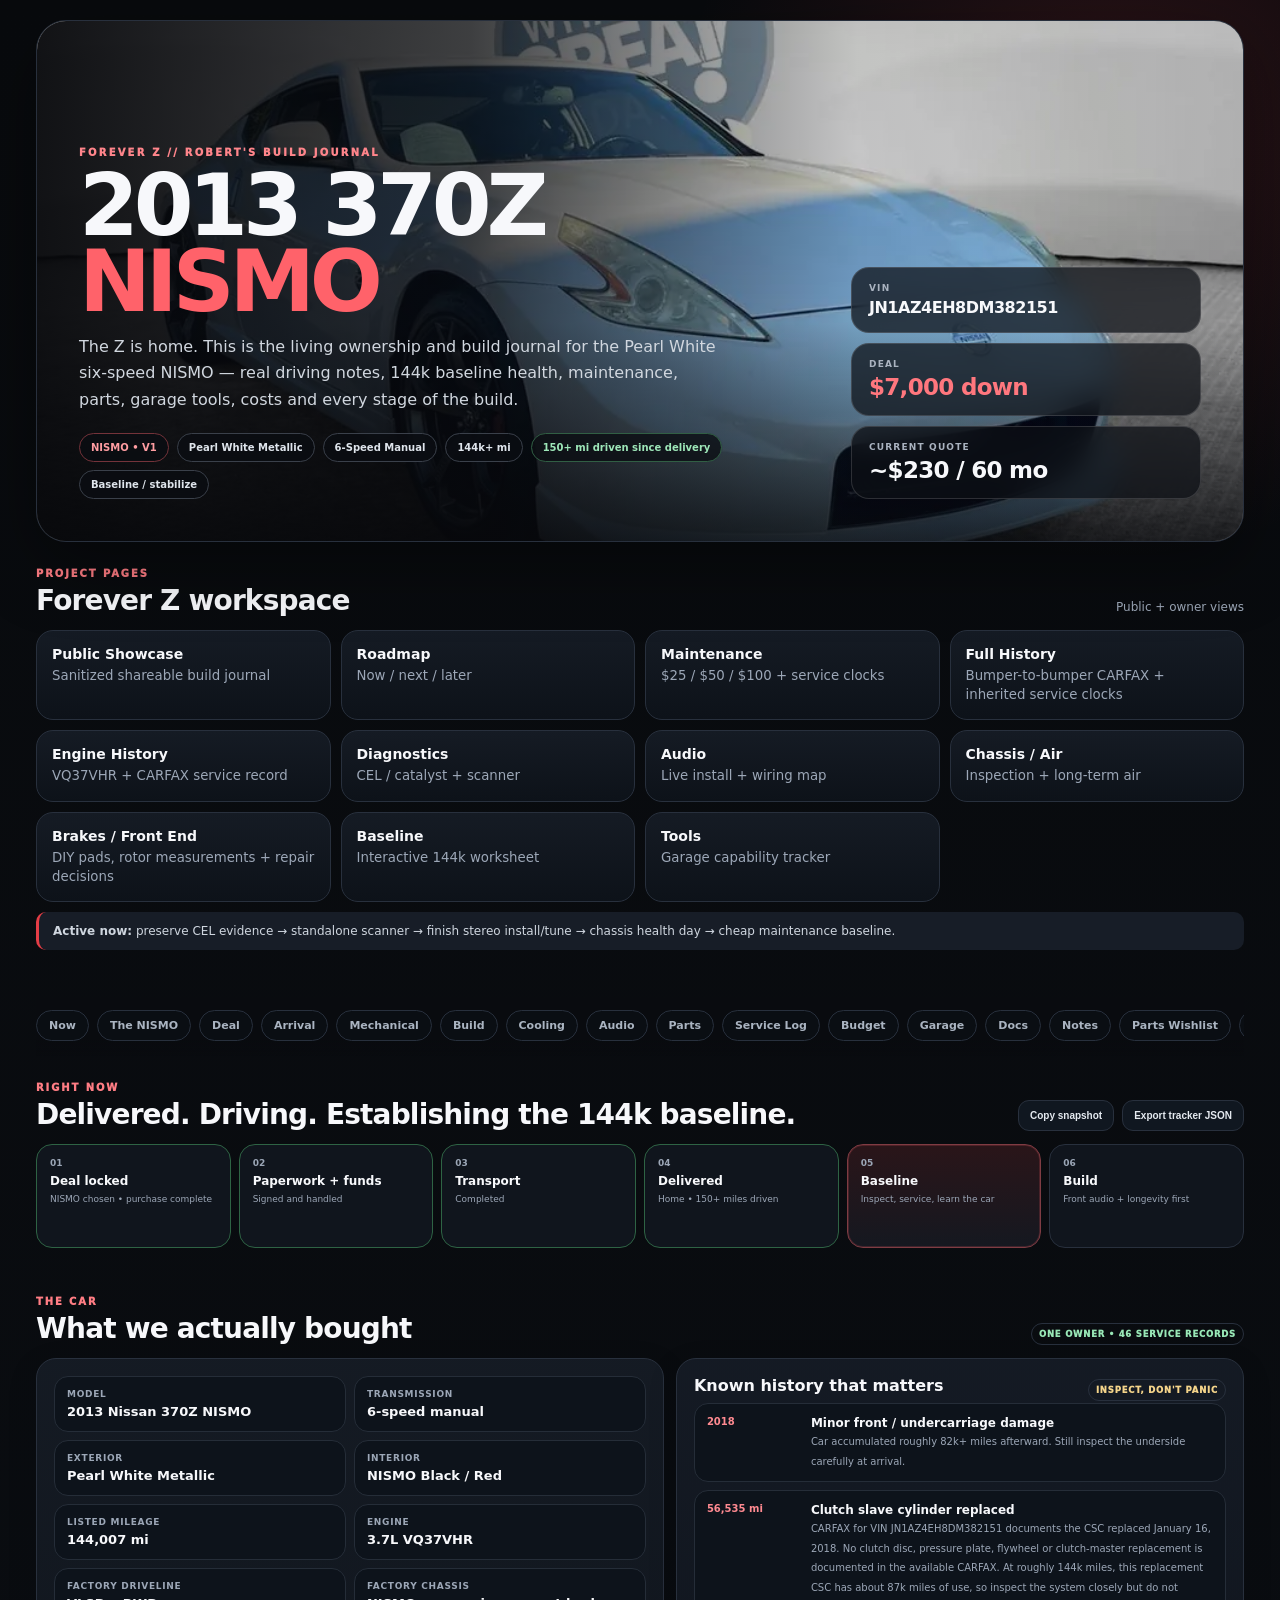
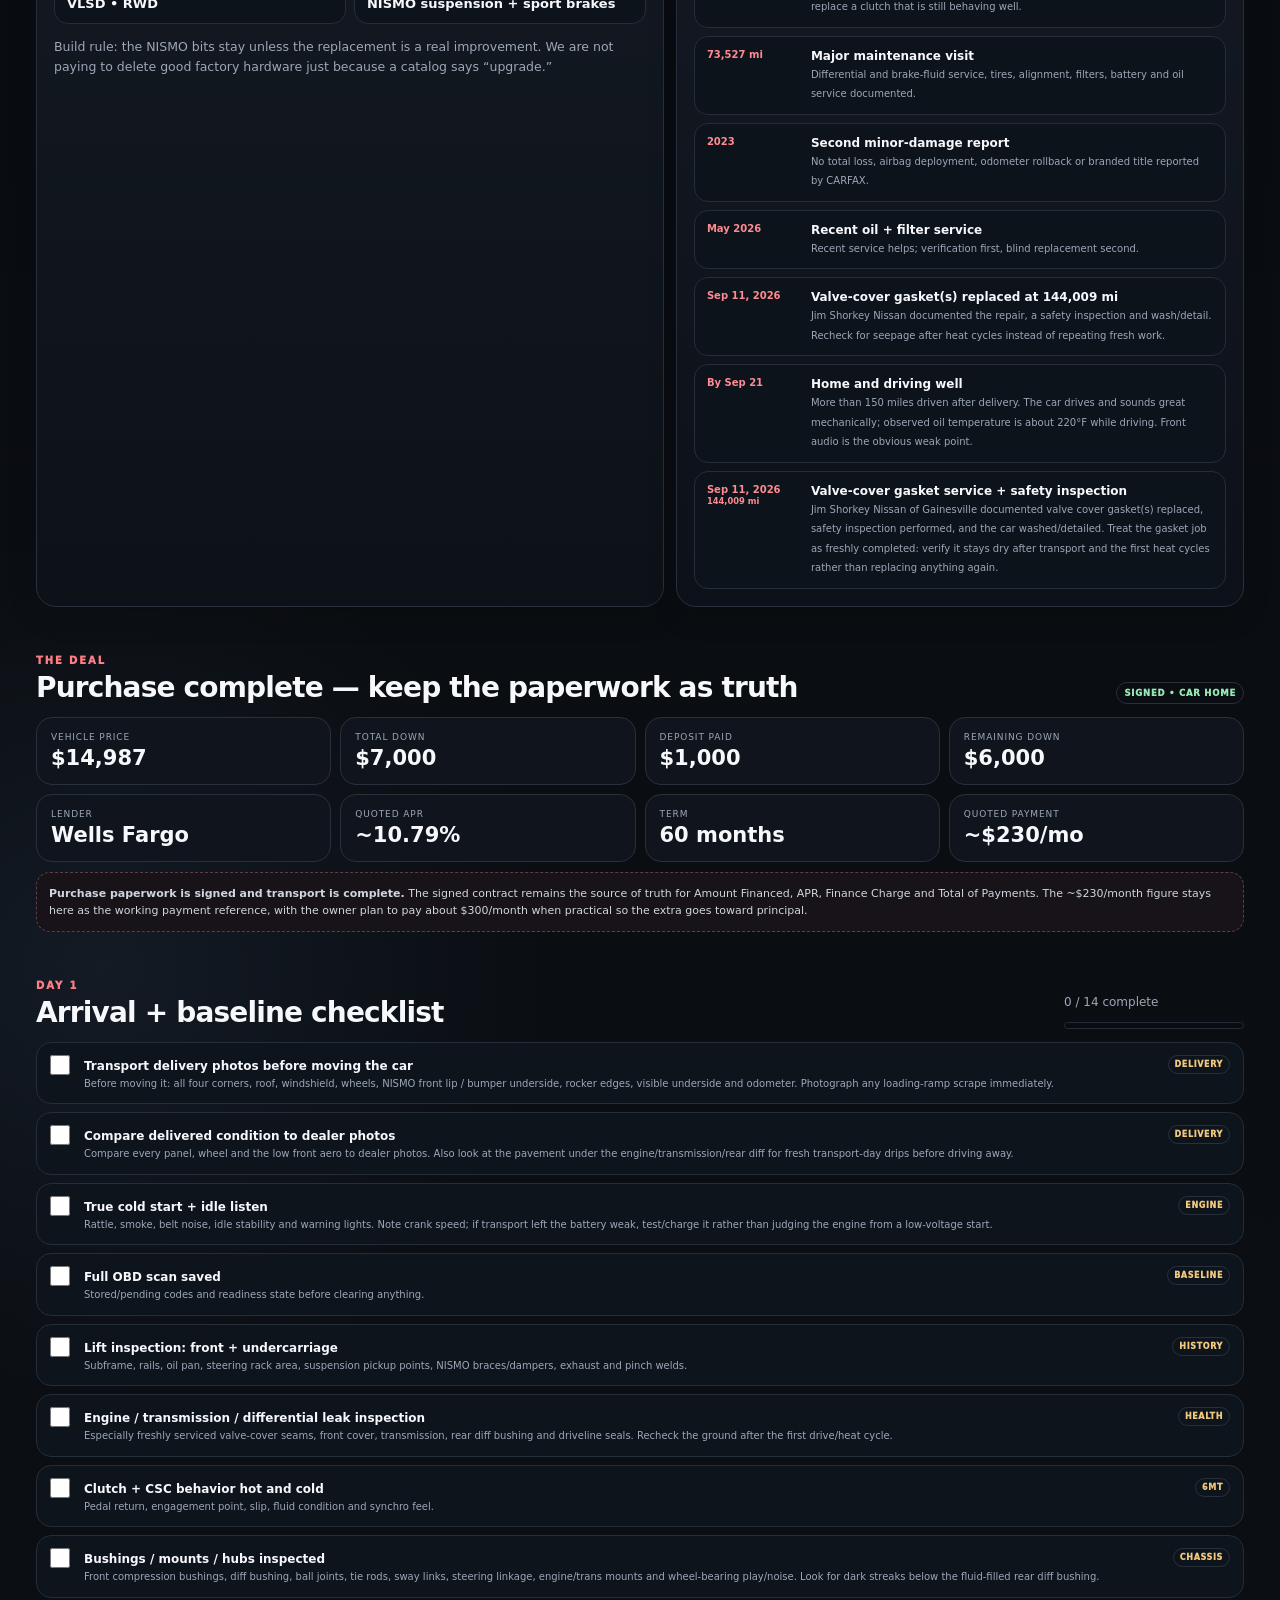
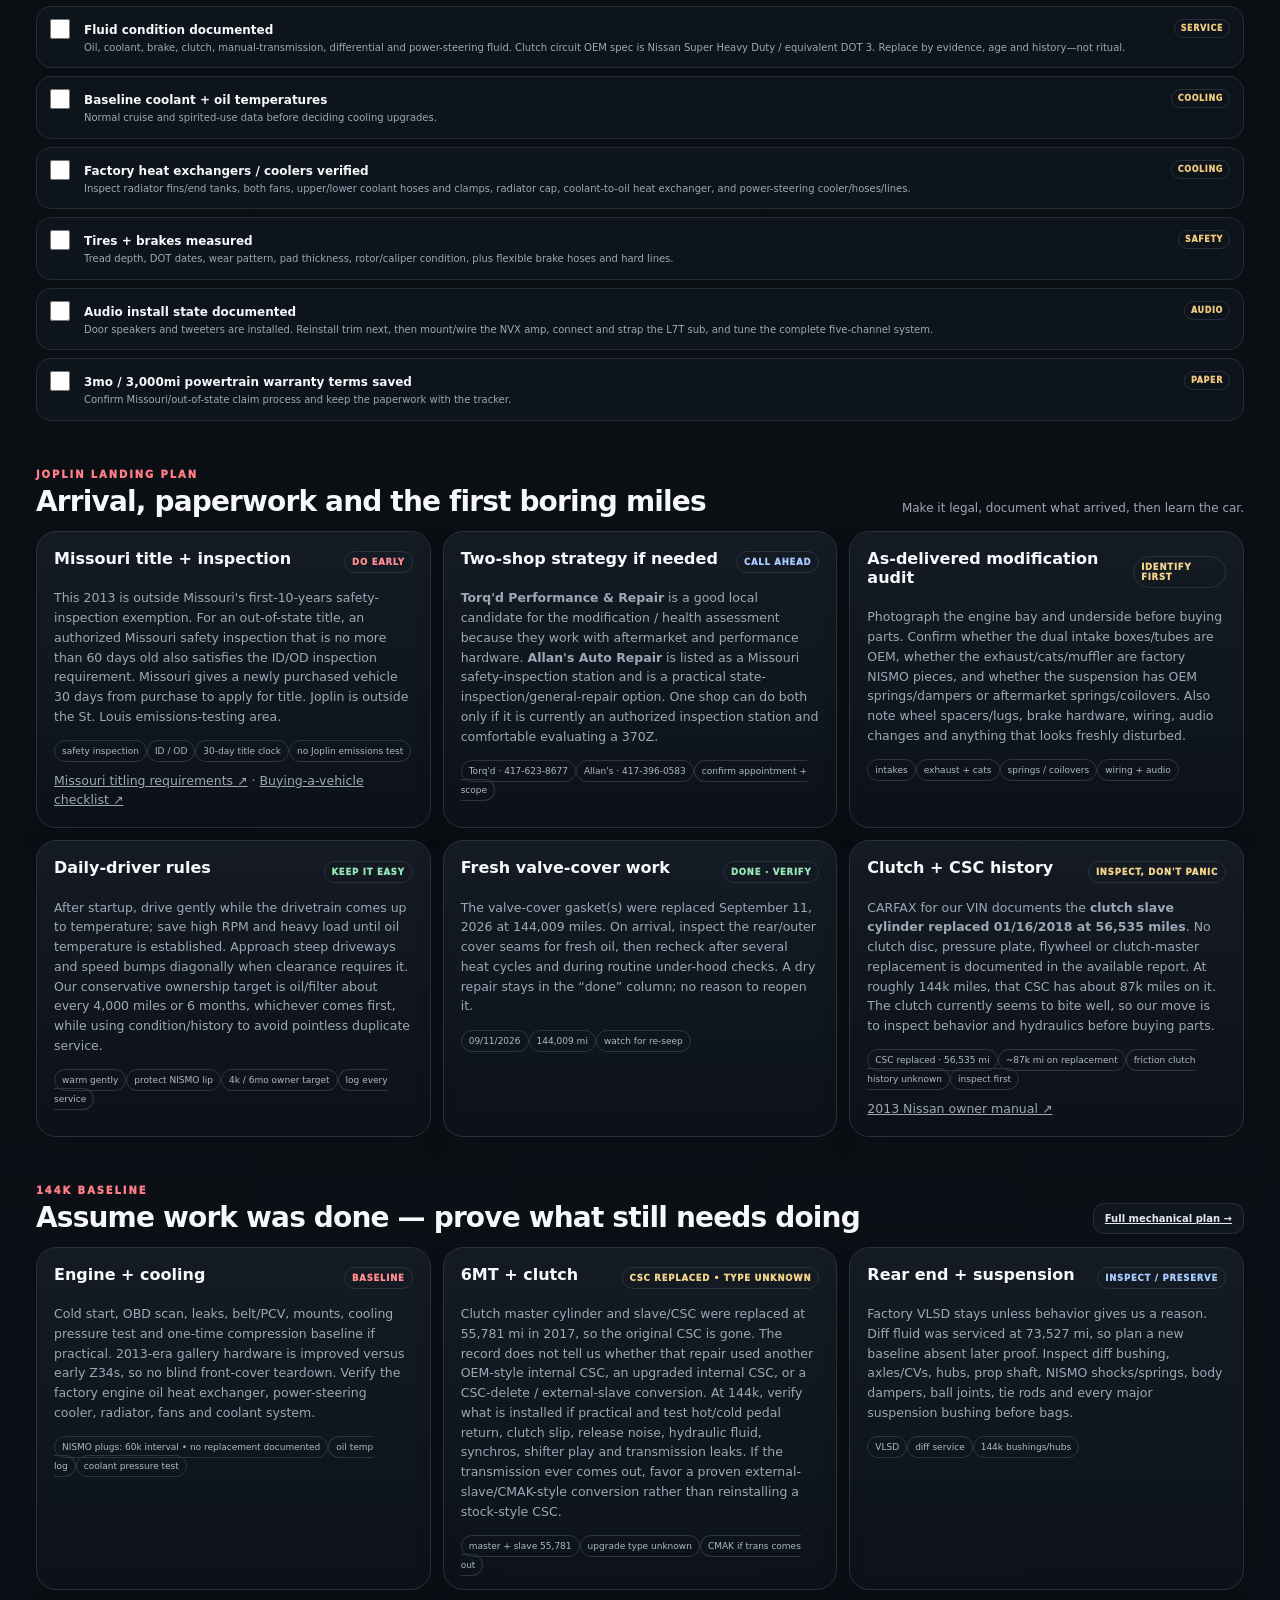
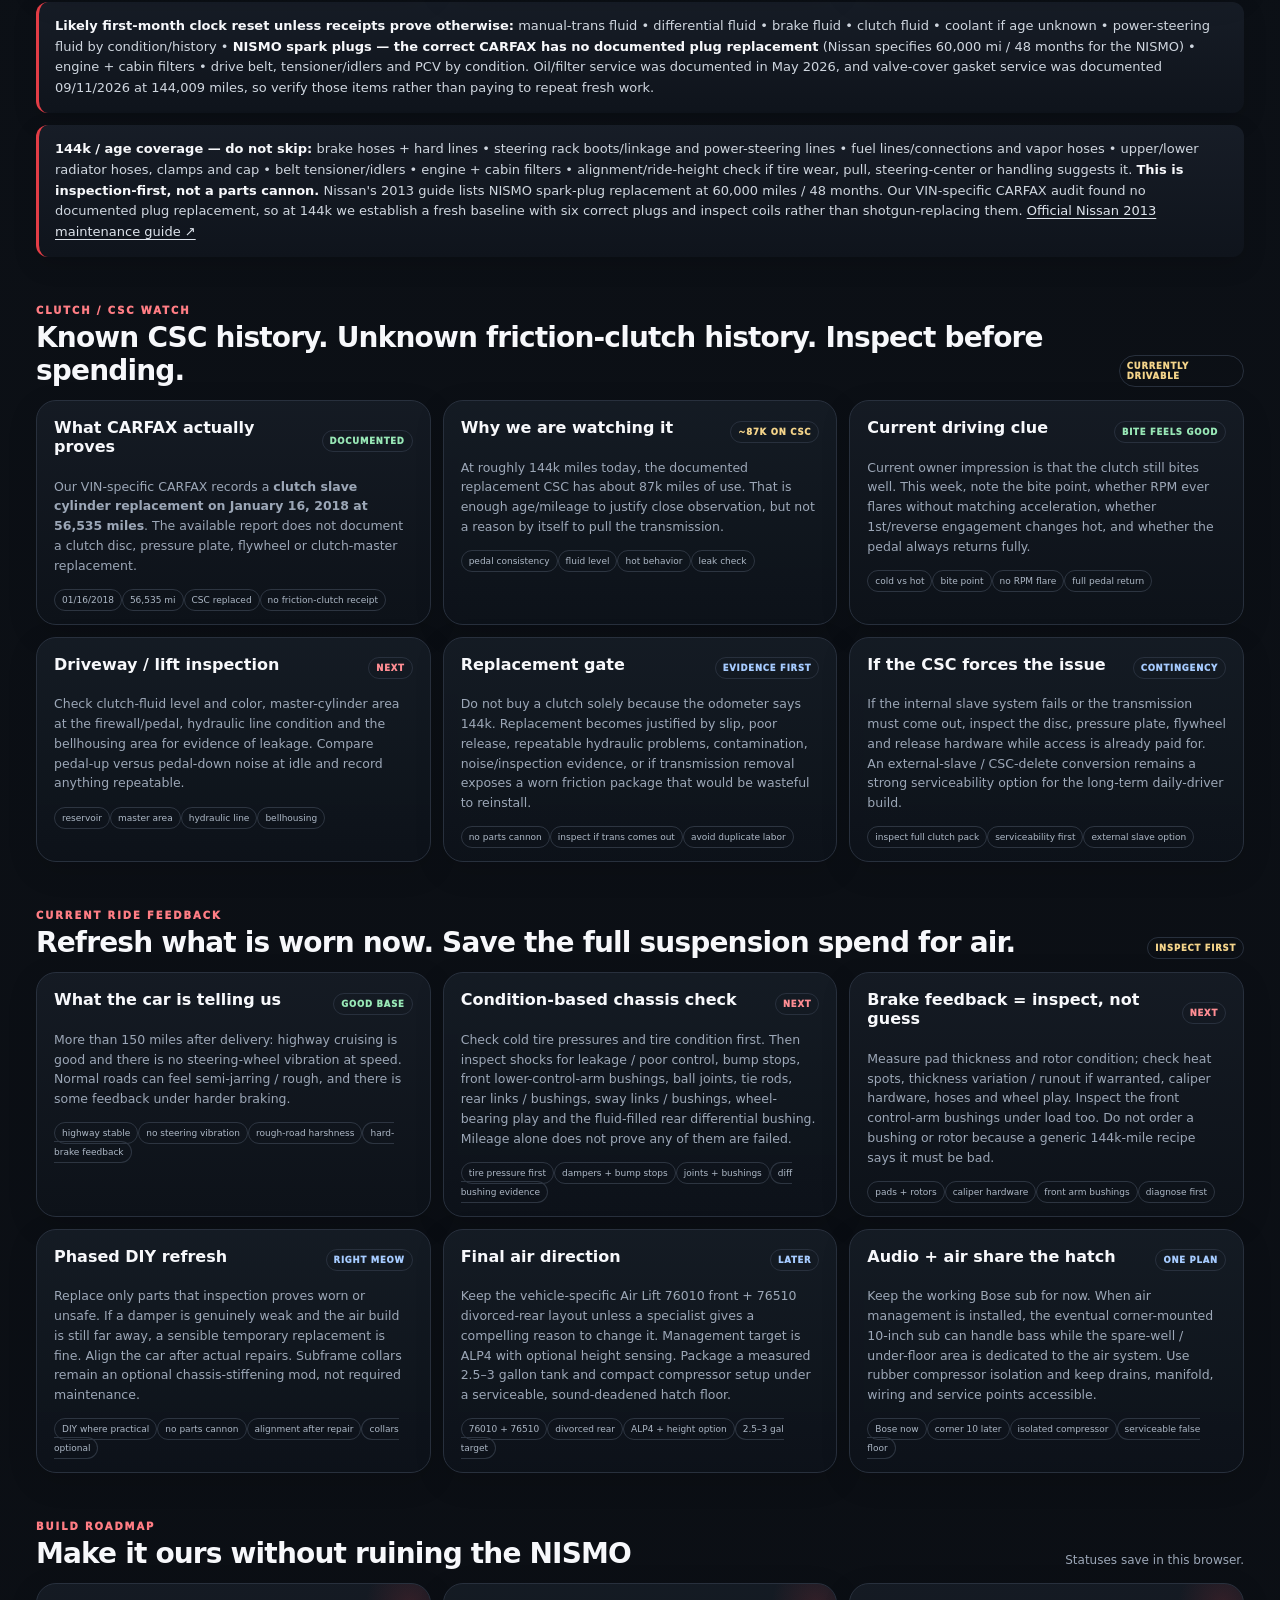
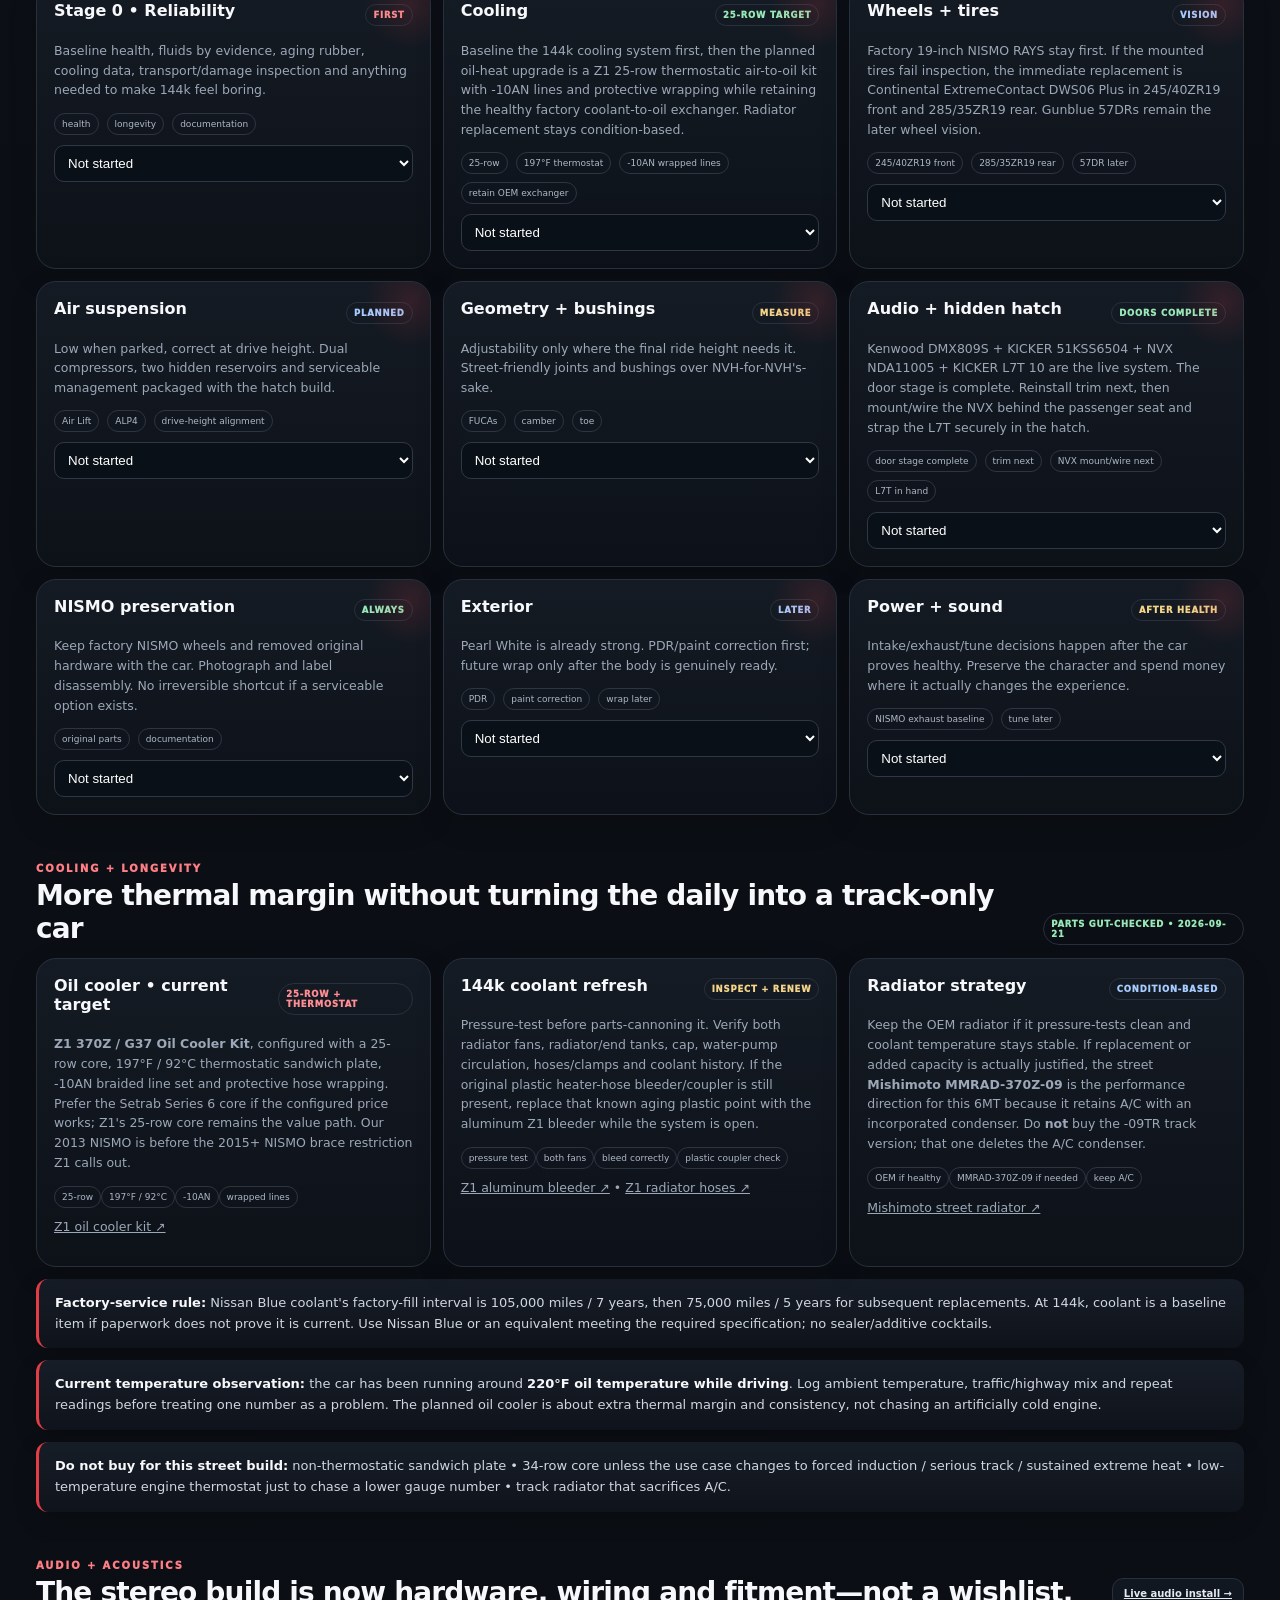
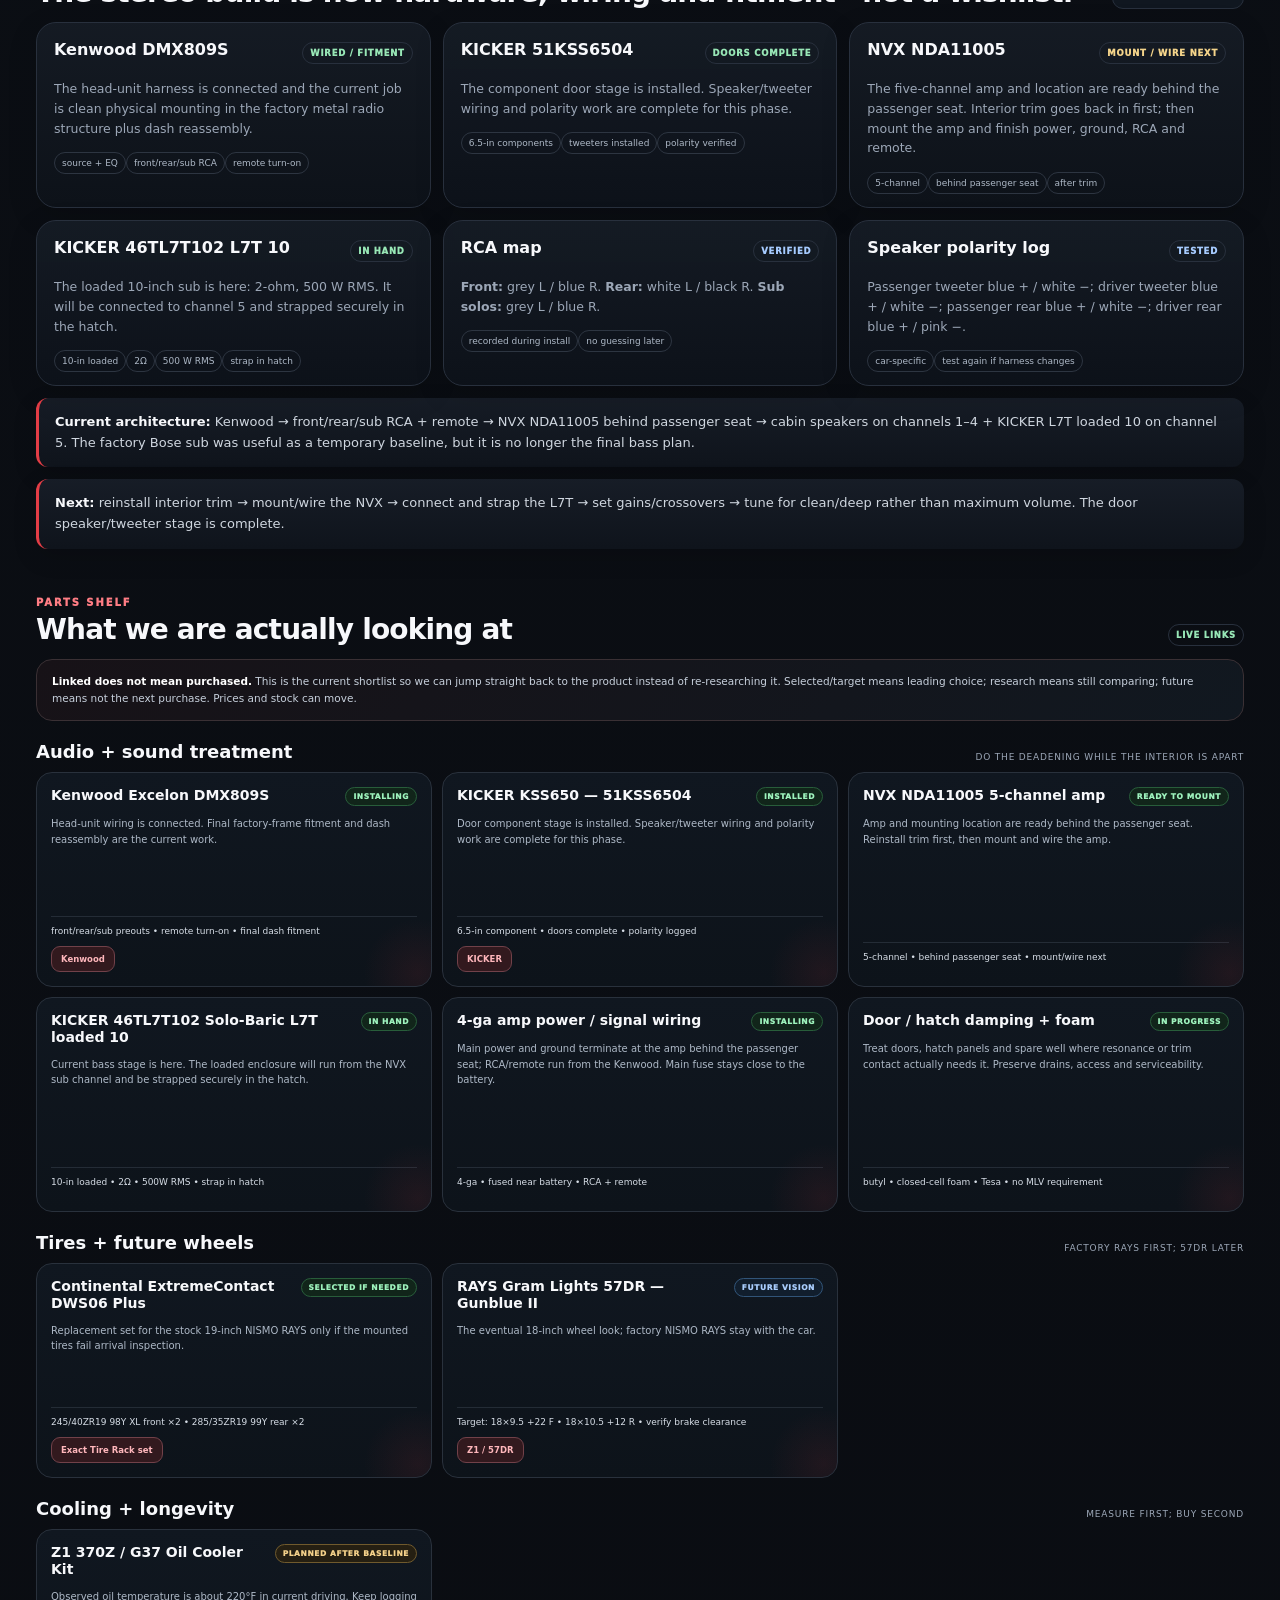
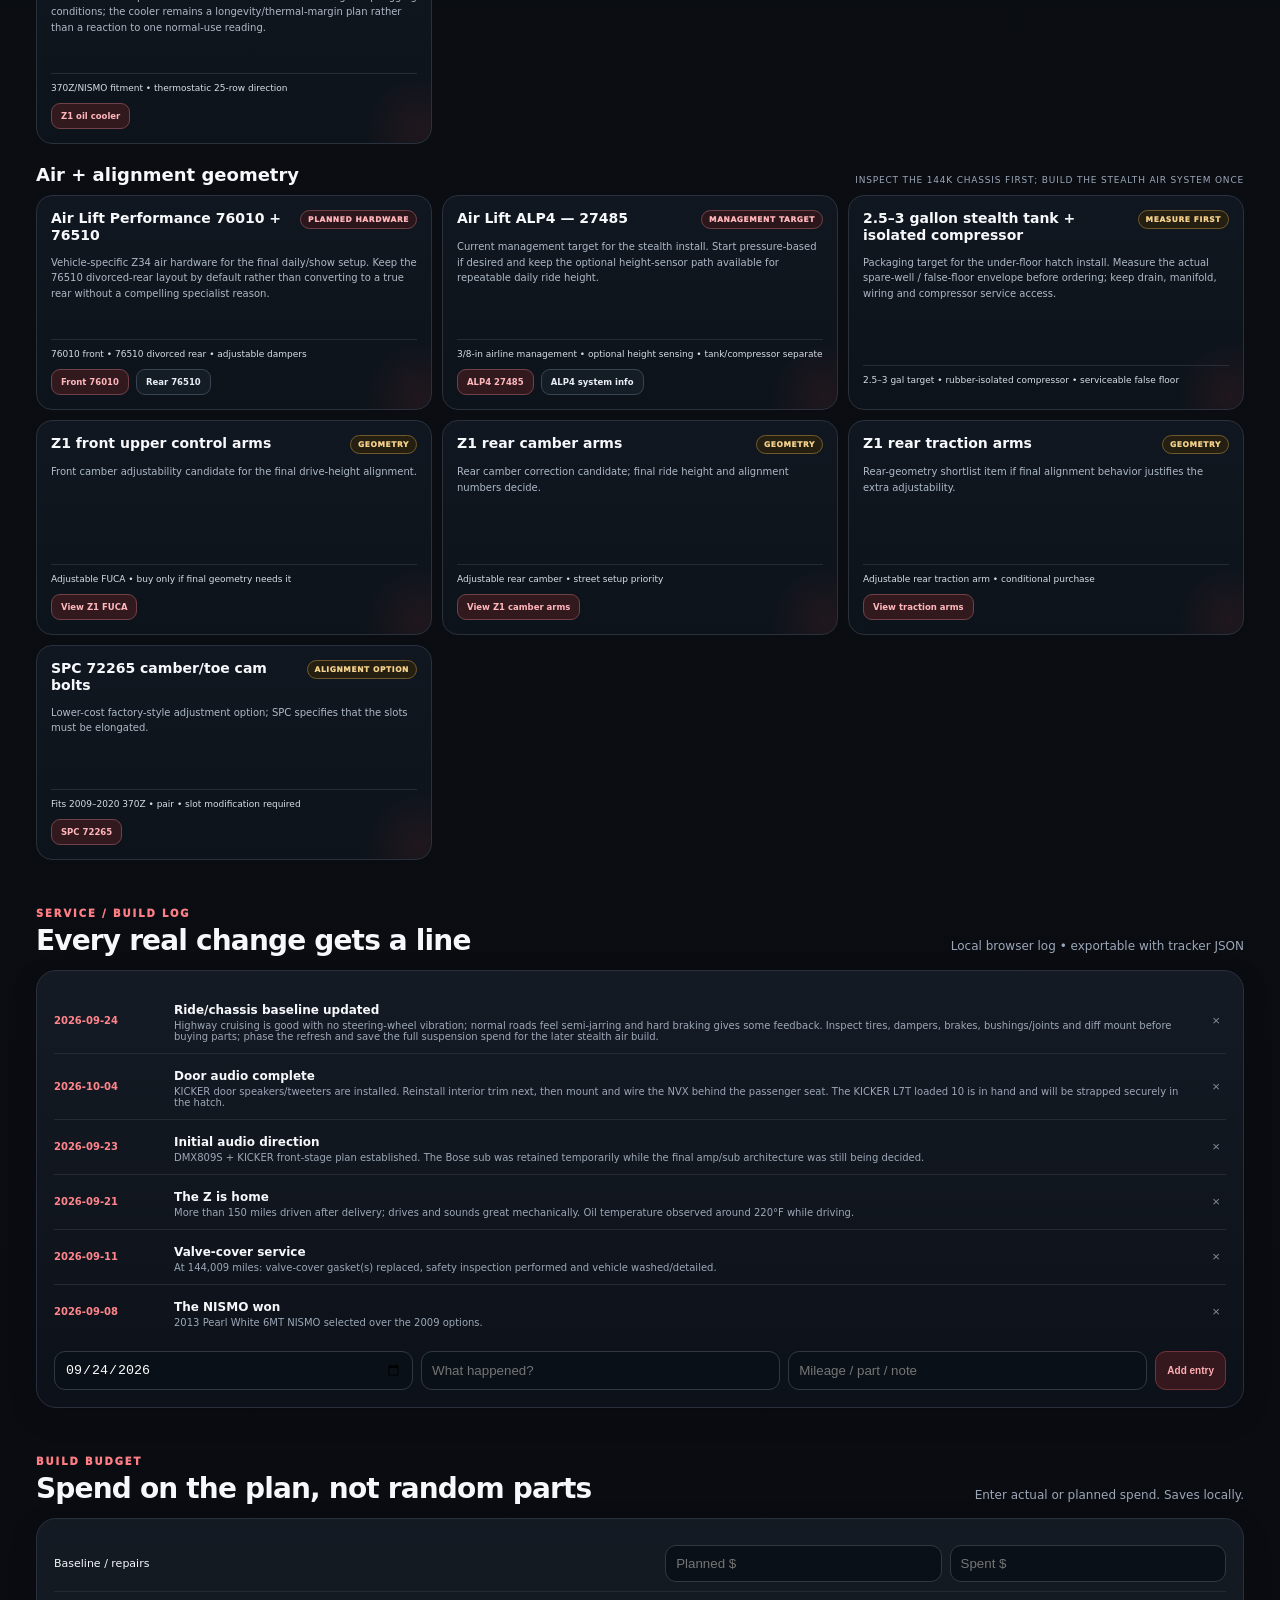
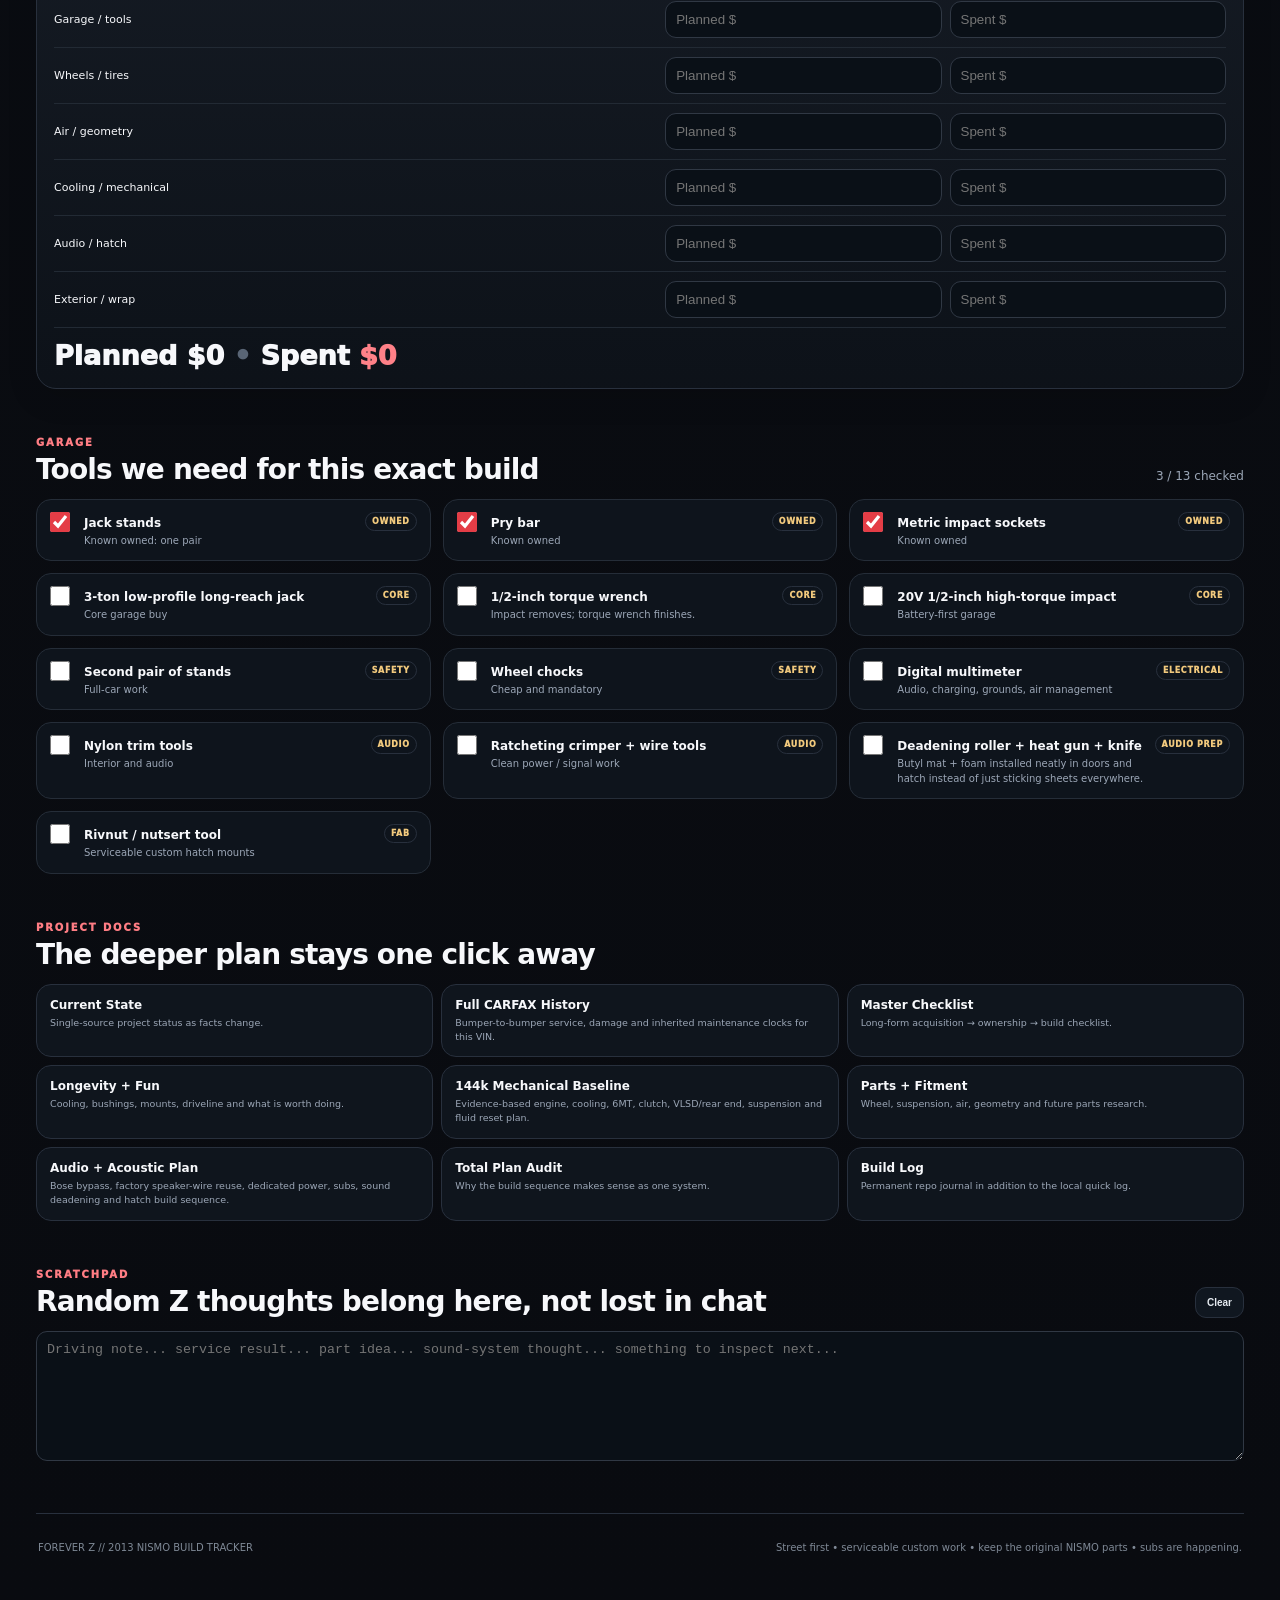
<file: index.html>
<!doctype html>
<html lang="en">
<head>
<meta charset="utf-8">
<meta name="viewport" content="width=device-width,initial-scale=1,viewport-fit=cover">
<meta name="theme-color" content="#090b0f">
<title>Forever Z // NISMO Build Tracker</title>
<style>
:root{
  --bg:#090b0f;--bg2:#0d1118;--panel:#121720;--panel2:#171d27;--line:#28303d;
  --text:#f7f8fb;--muted:#9ca7b7;--soft:#cfd6df;--red:#e43d46;--red2:#ff626a;
  --green:#75d69b;--amber:#f3c86a;--blue:#7eb8ff;--cyan:#7be5f6;--shadow:0 22px 70px rgba(0,0,0,.36)
}
*{box-sizing:border-box}html{scroll-behavior:smooth}body{margin:0;background:
radial-gradient(circle at 87% 1%,rgba(228,61,70,.16),transparent 27rem),
radial-gradient(circle at 8% 20%,rgba(126,184,255,.08),transparent 28rem),
linear-gradient(180deg,#080a0d,#0c1016 35%,#090b10);color:var(--text);font-family:Inter,ui-sans-serif,system-ui,-apple-system,BlinkMacSystemFont,"Segoe UI",sans-serif}
a{color:inherit}.shell{max-width:1240px;margin:auto;padding:16px 16px 60px}
.hero{min-height:520px;border:1px solid var(--line);border-radius:30px;overflow:hidden;position:relative;box-shadow:var(--shadow);background:#11151b;margin-top:4px}
.hero-media{position:absolute;inset:0;background-image:linear-gradient(90deg,rgba(7,8,11,.95) 0%,rgba(7,8,11,.76) 36%,rgba(7,8,11,.18) 68%,rgba(7,8,11,.12) 100%),linear-gradient(0deg,rgba(7,8,11,.83),transparent 42%),url('[data-uri]');background-size:cover;background-position:center 47%}
.hero-grid{position:relative;z-index:1;min-height:520px;display:grid;grid-template-columns:1.15fr .85fr;padding:42px;align-items:end}
.brandline{font-size:10px;font-weight:950;letter-spacing:.22em;text-transform:uppercase;color:#ff858b}.hero h1{font-size:clamp(46px,7vw,86px);line-height:.88;letter-spacing:-.06em;margin:10px 0 14px;max-width:790px}.hero h1 span{color:var(--red2)}
.lead{font-size:16px;line-height:1.65;color:#d1d7df;max-width:720px;margin:0 0 20px}.chips{display:flex;gap:8px;flex-wrap:wrap}.chip{padding:8px 11px;border-radius:999px;border:1px solid #3a404a;background:rgba(11,14,19,.78);backdrop-filter:blur(10px);font-size:10px;font-weight:850;color:#dfe5ec}.chip.red{border-color:#74333a;color:#ff9da2}.chip.green{border-color:#315f44;color:#9ee7b9}
.hero-side{justify-self:end;width:min(350px,100%);display:grid;gap:10px}.hero-stat{background:rgba(13,16,22,.72);border:1px solid rgba(255,255,255,.14);border-radius:18px;padding:15px 17px;backdrop-filter:blur(13px)}.hero-stat small{display:block;text-transform:uppercase;letter-spacing:.13em;color:#aab3c0;font-size:9px;font-weight:900}.hero-stat b{display:block;font-size:23px;margin-top:5px;letter-spacing:-.03em}.hero-stat .accent{color:#ff777e}
nav{position:sticky;top:0;z-index:30;display:flex;gap:8px;overflow:auto;padding:12px 0 15px;background:linear-gradient(var(--bg) 72%,transparent)}nav a{white-space:nowrap;text-decoration:none;color:#aab4c1;border:1px solid var(--line);background:rgba(11,15,21,.94);border-radius:999px;padding:8px 12px;font-size:11px;font-weight:850}nav a:hover{color:white;border-color:#6e3d44}
section{margin:26px 0 48px}.section-head{display:flex;justify-content:space-between;gap:14px;align-items:end;margin-bottom:13px}.eyebrow{font-size:10px;letter-spacing:.19em;text-transform:uppercase;color:#ff7d84;font-weight:950}.section-head h2,h2{font-size:28px;letter-spacing:-.03em;margin:5px 0 0}.muted{color:var(--muted);font-size:12px;line-height:1.6}.grid{display:grid;gap:12px}.two{grid-template-columns:repeat(2,minmax(0,1fr))}.three{grid-template-columns:repeat(3,minmax(0,1fr))}.four{grid-template-columns:repeat(4,minmax(0,1fr))}
.card{border:1px solid var(--line);background:linear-gradient(180deg,rgba(21,27,36,.96),rgba(13,18,25,.97));border-radius:20px;padding:17px;box-shadow:0 9px 30px rgba(0,0,0,.13)}.card h3{margin:0 0 8px;font-size:16px}.card p,.card li{font-size:12.5px;color:var(--muted);line-height:1.58}.card ul{padding-left:18px;margin:8px 0}.top{display:flex;align-items:center;justify-content:space-between;gap:10px}.status{font-size:8.5px;font-weight:950;letter-spacing:.09em;text-transform:uppercase;padding:5px 7px;border:1px solid var(--line);border-radius:999px}.s-red{color:#ff8d93}.s-green{color:#98e7b6}.s-amber{color:#f4d48a}.s-blue{color:#a6cbff}
.metric{font-size:30px;font-weight:950;letter-spacing:-.04em}.metric-sub{font-size:10px;color:var(--muted);margin-top:4px}.linebar{height:7px;background:#090d13;border:1px solid #252c37;border-radius:999px;overflow:hidden;margin-top:10px}.linebar>div{height:100%;background:linear-gradient(90deg,var(--red),#ff7b80);width:0;transition:.2s}
.stageboard{display:grid;grid-template-columns:repeat(6,1fr);gap:8px}.stage{border:1px solid var(--line);background:#10151d;border-radius:16px;padding:13px;cursor:pointer;min-height:104px;transition:.15s}.stage:hover{transform:translateY(-1px);border-color:#594149}.stage.active{background:linear-gradient(180deg,#2a1519,#151820);border-color:#7f3c43;box-shadow:inset 0 0 0 1px rgba(255,91,100,.18)}.stage.done{border-color:#2e6344}.stage .num{font-size:9px;color:var(--muted);font-weight:900}.stage b{display:block;font-size:12px;margin-top:6px}.stage span{display:block;font-size:9px;line-height:1.4;color:var(--muted);margin-top:5px}
.vehicle{display:grid;grid-template-columns:1.05fr .95fr;gap:12px}.specs{display:grid;grid-template-columns:repeat(2,1fr);gap:8px}.spec{padding:12px;border-radius:14px;border:1px solid #252d38;background:#0d131b}.spec small{display:block;color:var(--muted);font-size:9px;text-transform:uppercase;letter-spacing:.08em;font-weight:850}.spec b{display:block;font-size:13px;margin-top:5px}.history-list{display:grid;gap:8px}.history-item{display:grid;grid-template-columns:92px 1fr;gap:12px;padding:12px;border:1px solid #252d38;border-radius:14px;background:#0d131b}.history-item time{font-size:10px;color:#ff8a91;font-weight:900}.history-item b{display:block;font-size:12px}.history-item span{font-size:10px;color:var(--muted);line-height:1.45}
.money-grid{display:grid;grid-template-columns:repeat(4,1fr);gap:9px}.money-box{padding:14px;border:1px solid var(--line);border-radius:16px;background:#10151d}.money-box small{display:block;color:var(--muted);font-size:9px;text-transform:uppercase;letter-spacing:.1em}.money-box b{font-size:21px;display:block;margin-top:4px}.finance-note{margin-top:10px;padding:12px;border-radius:14px;border:1px dashed #584248;color:#cfd6df;background:#171319;font-size:11px;line-height:1.55}
.checklist{display:grid;gap:8px}.check{display:grid;grid-template-columns:24px 1fr auto;gap:10px;align-items:start;padding:12px 13px;border:1px solid #252d38;border-radius:15px;background:#0e141c}.check input{width:20px;height:20px;accent-color:var(--red);margin:0}.check b{font-size:12px}.check small{display:block;color:var(--muted);font-size:10px;line-height:1.45;margin-top:3px}.pill{font-size:8px;font-weight:950;letter-spacing:.08em;text-transform:uppercase;border:1px solid var(--line);border-radius:999px;padding:4px 6px;color:#f1c97d}
.module{position:relative;overflow:hidden}.module:after{content:"";position:absolute;right:-25px;top:-25px;width:90px;height:90px;border-radius:50%;background:radial-gradient(circle,rgba(228,61,70,.15),transparent 70%)}.module .module-meta{display:flex;gap:8px;flex-wrap:wrap;margin-top:10px}.mini{font-size:9px;color:#adb8c6;border:1px solid #2d3541;border-radius:999px;padding:5px 7px}.module select{width:100%;margin-top:10px;border:1px solid #303844;background:#0a1017;color:white;padding:9px;border-radius:10px}
.tracker-tools{display:flex;gap:8px;flex-wrap:wrap}.btn{border:1px solid var(--line);background:#101720;color:#e5eaf0;border-radius:11px;padding:9px 11px;font-size:10px;font-weight:900;cursor:pointer}.btn:hover{border-color:#764249}.btn.red{background:#35181d;border-color:#70333a;color:#ffadb2}.btn.link{text-decoration:none;display:inline-flex}
.log-entry{display:grid;grid-template-columns:110px 1fr auto;gap:10px;align-items:center;border-bottom:1px solid #242b35;padding:11px 0}.log-entry:last-child{border-bottom:0}.log-entry time{font-size:10px;color:#ff858c;font-weight:900}.log-entry b{font-size:12px}.log-entry span{display:block;font-size:10px;color:var(--muted);margin-top:2px}.log-entry button{background:none;border:0;color:#7f8b9b;cursor:pointer}
.form{display:grid;grid-template-columns:1fr 1fr 1fr auto;gap:8px;margin-top:12px}.form input,.form select,.notes textarea,.budget-row input{border:1px solid #303844;background:#0a1017;color:white;border-radius:11px;padding:10px;width:100%}.notes textarea{min-height:130px;resize:vertical}.budget-row{display:grid;grid-template-columns:1.2fr .55fr .55fr;gap:8px;align-items:center;padding:9px 0;border-bottom:1px solid #222a34}.budget-row:last-child{border:0}.budget-row label{font-size:11px}.budget-total{font-size:27px;font-weight:950;margin-top:12px}
.link-grid{display:grid;grid-template-columns:repeat(3,1fr);gap:8px}.resource{display:block;text-decoration:none;border:1px solid var(--line);border-radius:15px;padding:13px;background:#0f151d}.resource b{display:block;font-size:12px}.resource span{display:block;color:var(--muted);font-size:9.5px;line-height:1.45;margin-top:4px}.resource:hover{border-color:#684149}.note{border-left:3px solid var(--red);background:linear-gradient(180deg,rgba(23,29,39,.98),rgba(15,20,28,.98));padding:14px 16px;border-radius:12px;color:var(--soft);font-size:13px;line-height:1.6;box-shadow:0 8px 24px rgba(0,0,0,.14)}.note b{color:var(--text);font-weight:850}.note a{color:#dfe5ed;text-decoration:underline;text-underline-offset:3px}.footer{border-top:1px solid var(--line);padding:28px 2px 5px;color:#7f8996;font-size:10px;display:flex;justify-content:space-between;gap:12px}
@media(max-width:980px){.hero-grid{grid-template-columns:1fr;align-items:end}.hero-side{justify-self:start;grid-template-columns:repeat(3,1fr);width:100%;margin-top:20px}.four{grid-template-columns:repeat(2,1fr)}.three{grid-template-columns:repeat(2,1fr)}.stageboard{grid-template-columns:repeat(3,1fr)}.vehicle{grid-template-columns:1fr}.money-grid{grid-template-columns:repeat(2,1fr)}.link-grid{grid-template-columns:repeat(2,1fr)}}
@media(max-width:650px){.shell{padding:9px 9px 40px}.note{padding:13px 14px;font-size:13px;line-height:1.58}.hero{min-height:620px;border-radius:22px}.hero-media{background-position:58% center}.hero-grid{padding:25px 18px;min-height:620px}.hero-side{grid-template-columns:1fr}.hero h1{font-size:54px}.two,.three,.four{grid-template-columns:1fr}.stageboard{grid-template-columns:repeat(2,1fr)}.specs,.money-grid{grid-template-columns:1fr}.section-head{align-items:start;flex-direction:column}.check{grid-template-columns:24px 1fr}.pill{grid-column:2;justify-self:start}.form{grid-template-columns:1fr}.budget-row{grid-template-columns:1fr 1fr}.budget-row label{grid-column:1/3}.link-grid{grid-template-columns:1fr}.history-item{grid-template-columns:74px 1fr}.footer{flex-direction:column}}
</style>
</head>
<body>
<div class="shell">
<header class="hero">
  <div class="hero-media"></div>
  <div class="hero-grid">
    <div>
      <div class="brandline">FOREVER Z // ROBERT'S BUILD JOURNAL</div>
      <h1>2013 370Z <span>NISMO</span></h1>
      <p class="lead">The Z is home. This is the living ownership and build journal for the Pearl White six-speed NISMO — real driving notes, 144k baseline health, maintenance, parts, garage tools, costs and every stage of the build.</p>
      <div class="chips">
        <span class="chip red">NISMO • V1</span><span class="chip">Pearl White Metallic</span><span class="chip">6-Speed Manual</span><span class="chip">144k+ mi</span><span class="chip green">150+ mi driven since delivery</span><span class="chip" id="heroStage">Baseline / driving</span>
      </div>
    </div>
    <div class="hero-side">
      <div class="hero-stat"><small>VIN</small><b style="font-size:16px">JN1AZ4EH8DM382151</b></div>
      <div class="hero-stat"><small>Deal</small><b class="accent">$7,000 down</b></div>
      <div class="hero-stat"><small>Current quote</small><b>~$230 / 60 mo</b></div>
    </div>
  </div>
</header>

<nav>
<a href="#now">Now</a><a href="#car">The NISMO</a><a href="#money">Deal</a><a href="#arrival">Arrival</a><a href="#mechanical">Mechanical</a><a href="#build">Build</a><a href="#cooling">Cooling</a><a href="#audio">Audio</a><a href="#service">Service Log</a><a href="#budget">Budget</a><a href="#garage">Garage</a><a href="#resources">Docs</a><a href="#notes">Notes</a><a href="wishlist.html">Parts Wishlist</a>
</nav>

<section id="now">
<div class="section-head"><div><div class="eyebrow">RIGHT NOW</div><h2>Delivered. Driving. Establishing the 144k baseline.</h2></div><div class="tracker-tools"><button class="btn" id="copySnapshot">Copy snapshot</button><button class="btn" id="exportState">Export tracker JSON</button></div></div>
<div class="stageboard" id="stageBoard">
  <div class="stage done" data-stage="0"><div class="num">01</div><b>Deal locked</b><span>NISMO chosen • purchase complete</span></div>
  <div class="stage done" data-stage="1"><div class="num">02</div><b>Paperwork + funds</b><span>Signed and handled</span></div>
  <div class="stage done" data-stage="2"><div class="num">03</div><b>Transport</b><span>Completed</span></div>
  <div class="stage done" data-stage="3"><div class="num">04</div><b>Delivered</b><span>Home • 150+ miles driven</span></div>
  <div class="stage active" data-stage="4"><div class="num">05</div><b>Baseline</b><span>Inspect, service, learn the car</span></div>
  <div class="stage" data-stage="5"><div class="num">06</div><b>Build</b><span>Front audio + longevity first</span></div>
</div>
</section>

<section id="car">
<div class="section-head"><div><div class="eyebrow">THE CAR</div><h2>What we actually bought</h2></div><span class="status s-green">ONE OWNER • 46 SERVICE RECORDS</span></div>
<div class="vehicle">
  <article class="card">
    <div class="specs">
      <div class="spec"><small>Model</small><b>2013 Nissan 370Z NISMO</b></div>
      <div class="spec"><small>Transmission</small><b>6-speed manual</b></div>
      <div class="spec"><small>Exterior</small><b>Pearl White Metallic</b></div>
      <div class="spec"><small>Interior</small><b>NISMO Black / Red</b></div>
      <div class="spec"><small>Listed mileage</small><b>144,007 mi</b></div>
      <div class="spec"><small>Engine</small><b>3.7L VQ37VHR</b></div>
      <div class="spec"><small>Factory driveline</small><b>VLSD • RWD</b></div>
      <div class="spec"><small>Factory chassis</small><b>NISMO suspension + sport brakes</b></div>
    </div>
    <p style="margin-bottom:0">Build rule: the NISMO bits stay unless the replacement is a real improvement. We are not paying to delete good factory hardware just because a catalog says “upgrade.”</p>
  </article>
  <article class="card">
    <div class="top"><h3>Known history that matters</h3><span class="status s-amber">INSPECT, DON'T PANIC</span></div>
    <div class="history-list">
      <div class="history-item"><time>2018</time><div><b>Minor front / undercarriage damage</b><span>Car accumulated roughly 82k+ miles afterward. Still inspect the underside carefully at arrival.</span></div></div>
      <div class="history-item"><time>56,535 mi</time><div><b>Clutch slave cylinder replaced</b><span>Useful manual-Z history; replacement itself now has significant mileage.</span></div></div>
      <div class="history-item"><time>73,527 mi</time><div><b>Major maintenance visit</b><span>Differential and brake-fluid service, tires, alignment, filters, battery and oil service documented.</span></div></div>
      <div class="history-item"><time>2023</time><div><b>Second minor-damage report</b><span>No total loss, airbag deployment, odometer rollback or branded title reported by CARFAX.</span></div></div>
      <div class="history-item"><time>May 2026</time><div><b>Recent oil + filter service</b><span>Recent service helps; verification first, blind replacement second.</span></div></div>
      <div class="history-item"><time>Sep 11, 2026</time><div><b>Valve-cover gasket(s) replaced at 144,009 mi</b><span>Jim Shorkey Nissan documented the repair, a safety inspection and wash/detail. Recheck for seepage after heat cycles instead of repeating fresh work.</span></div></div>
      <div class="history-item"><time>By Sep 21</time><div><b>Home and driving well</b><span>More than 150 miles driven after delivery. The car drives and sounds great mechanically; observed oil temperature is about 220°F while driving. Front audio is the obvious weak point.</span></div></div>
    </div>
  </article>
</div>
</section>

<section id="money">
<div class="section-head"><div><div class="eyebrow">THE DEAL</div><h2>Purchase complete — keep the paperwork as truth</h2></div><span class="status s-green">SIGNED • CAR HOME</span></div>
<div class="money-grid">
  <div class="money-box"><small>Vehicle price</small><b>$14,987</b></div>
  <div class="money-box"><small>Total down</small><b>$7,000</b></div>
  <div class="money-box"><small>Deposit paid</small><b>$1,000</b></div>
  <div class="money-box"><small>Remaining down</small><b>$6,000</b></div>
  <div class="money-box"><small>Lender</small><b>Wells Fargo</b></div>
  <div class="money-box"><small>Quoted APR</small><b>~10.79%</b></div>
  <div class="money-box"><small>Term</small><b>60 months</b></div>
  <div class="money-box"><small>Quoted payment</small><b>~$230/mo</b></div>
</div>
<div class="finance-note"><b>Purchase paperwork is signed and transport is complete.</b> The signed contract remains the source of truth for Amount Financed, APR, Finance Charge and Total of Payments. The ~$230/month figure stays here as the working payment reference, with the owner plan to pay about $300/month when practical so the extra goes toward principal.</div>
</section>

<section id="arrival">
<div class="section-head"><div><div class="eyebrow">DAY 1</div><h2>Arrival + baseline checklist</h2></div><div><span id="checkText" class="muted">0 / 0 complete</span><div class="linebar" style="width:180px"><div id="checkBar"></div></div></div></div>
<div class="checklist" id="checks">
  <label class="check"><input data-check="transport-photos" type="checkbox"><div><b>Transport delivery photos before moving the car</b><small>All four corners, roof, windshield, wheels, underside edges and odometer.</small></div><span class="pill">DELIVERY</span></label>
  <label class="check"><input data-check="damage-compare" type="checkbox"><div><b>Compare delivered condition to dealer photos</b><small>Document transport damage immediately if anything changed.</small></div><span class="pill">DELIVERY</span></label>
  <label class="check"><input data-check="cold-start" type="checkbox"><div><b>True cold start + idle listen</b><small>Rattle, smoke, belt noise, idle stability, warning lights.</small></div><span class="pill">ENGINE</span></label>
  <label class="check"><input data-check="obd" type="checkbox"><div><b>Full OBD scan saved</b><small>Stored/pending codes and readiness state before clearing anything.</small></div><span class="pill">BASELINE</span></label>
  <label class="check"><input data-check="underbody" type="checkbox"><div><b>Lift inspection: front + undercarriage</b><small>Subframe, rails, oil pan, steering rack area, suspension pickup points, NISMO braces/dampers, exhaust and pinch welds.</small></div><span class="pill">HISTORY</span></label>
  <label class="check"><input data-check="leaks" type="checkbox"><div><b>Engine / transmission / differential leak inspection</b><small>Especially valve covers, front cover, rear diff bushing and driveline seals.</small></div><span class="pill">HEALTH</span></label>
  <label class="check"><input data-check="clutch" type="checkbox"><div><b>Clutch + CSC behavior hot and cold</b><small>Pedal return, engagement point, slip, fluid condition and synchro feel.</small></div><span class="pill">6MT</span></label>
  <label class="check"><input data-check="bushings" type="checkbox"><div><b>Bushings / mounts / hubs inspected</b><small>Front compression bushings, diff bushing, ball joints, tie rods, sway links, engine/trans mounts and wheel bearings.</small></div><span class="pill">CHASSIS</span></label>
  <label class="check"><input data-check="fluids" type="checkbox"><div><b>Fluid condition documented</b><small>Oil, coolant, brake, clutch, MT and diff. Replace by evidence/history, not ritual.</small></div><span class="pill">SERVICE</span></label>
  <label class="check"><input data-check="temps" type="checkbox"><div><b>Baseline coolant + oil temperatures</b><small>Normal cruise and spirited-use data before deciding cooling upgrades.</small></div><span class="pill">COOLING</span></label>
  <label class="check"><input data-check="coolers" type="checkbox"><div><b>Factory heat exchangers / coolers verified</b><small>Inspect the coolant-to-oil engine cooler, its hoses/gasket area, power-steering cooler/lines, radiator fins/end tanks and both fans.</small></div><span class="pill">COOLING</span></label>
  <label class="check"><input data-check="tires-brakes" type="checkbox"><div><b>Tires + brakes measured</b><small>Tread depth, date codes, wear pattern, pad thickness and rotor condition.</small></div><span class="pill">SAFETY</span></label>
  <label class="check"><input data-check="audio-baseline" type="checkbox"><div><b>Audio install state documented</b><small>Kenwood wiring is connected, KICKER components are being installed, the NVX five-channel is mounted behind the passenger seat, and the KICKER L7T loaded 10 is the new bass stage.</small></div><span class="pill">AUDIO</span></label>
  <label class="check"><input data-check="warranty" type="checkbox"><div><b>3mo / 3,000mi powertrain warranty terms saved</b><small>Confirm Missouri/out-of-state claim process and keep the paperwork with the tracker.</small></div><span class="pill">PAPER</span></label>
</div>
</section>

<section id="mechanical">
<div class="section-head"><div><div class="eyebrow">144K BASELINE</div><h2>Assume work was done — prove what still needs doing</h2></div><a class="btn" href="MECHANICAL_BASELINE.md">Full mechanical plan →</a></div>
<div class="grid three">
  <article class="card"><div class="top"><h3>Engine + cooling</h3><span class="status s-red">BASELINE</span></div><p>Cold start, OBD scan, leaks, belt/PCV, mounts, cooling pressure test and one-time compression baseline if practical. 2013-era gallery hardware is improved versus early Z34s, so no blind front-cover teardown. Verify the factory engine oil heat exchanger, power-steering cooler, radiator, fans and coolant system.</p><div class="module-meta"><span class="mini">spark plugs if no proof of the most recent 60k-interval service</span><span class="mini">oil temp log</span><span class="mini">coolant pressure test</span></div></article>
  <article class="card"><div class="top"><h3>6MT + clutch</h3><span class="status s-amber">CSC REPLACED • TYPE UNKNOWN</span></div><p>Clutch master cylinder and slave/CSC were replaced at 55,781 mi in 2017, so the original CSC is gone. The record does not tell us whether that repair used another OEM-style internal CSC, an upgraded internal CSC, or a CSC-delete / external-slave conversion. At 144k, verify what is installed if practical and test hot/cold pedal return, clutch slip, release noise, hydraulic fluid, synchros, shifter play and transmission leaks. If the transmission ever comes out, favor a proven external-slave/CMAK-style conversion rather than reinstalling a stock-style CSC.</p><div class="module-meta"><span class="mini">master + slave 55,781</span><span class="mini">upgrade type unknown</span><span class="mini">CMAK if trans comes out</span></div></article>
  <article class="card"><div class="top"><h3>Rear end + suspension</h3><span class="status s-blue">INSPECT / PRESERVE</span></div><p>Factory VLSD stays unless behavior gives us a reason. Diff fluid was serviced at 73,527 mi, so plan a new baseline absent later proof. Inspect diff bushing, axles/CVs, hubs, prop shaft, NISMO shocks/springs, body dampers, ball joints, tie rods and every major suspension bushing before bags.</p><div class="module-meta"><span class="mini">VLSD</span><span class="mini">diff service</span><span class="mini">144k bushings/hubs</span></div></article>
</div>
<div class="note" style="margin-top:12px"><b>Likely first-month clock reset unless receipts prove otherwise:</b> manual-trans fluid • differential fluid • brake fluid • clutch fluid • coolant if age unknown • power-steering fluid by condition/history • NISMO spark plugs — no replacement is documented in the correct CARFAX, so establish a fresh baseline • filters/belt/PCV by condition. Recent oil service is documented, so verify rather than changing it just for ceremony.</div>
</section>

<section id="build">
<div class="section-head"><div><div class="eyebrow">BUILD ROADMAP</div><h2>Make it ours without ruining the NISMO</h2></div><span class="muted">Statuses save in this browser.</span></div>
<div class="grid three" id="modules">
  <article class="card module"><div class="top"><h3>Stage 0 • Reliability</h3><span class="status s-red">FIRST</span></div><p>Baseline health, fluids by evidence, aging rubber, cooling data, transport/damage inspection and anything needed to make 144k feel boring.</p><div class="module-meta"><span class="mini">health</span><span class="mini">longevity</span><span class="mini">documentation</span></div><select data-module="reliability"><option>Not started</option><option>Researching</option><option>Parts ordered</option><option>In progress</option><option>Complete</option></select></article>
  <article class="card module"><div class="top"><h3>Cooling</h3><span class="status s-green">25-ROW TARGET</span></div><p>Baseline the 144k cooling system first, then the planned oil-heat upgrade is a Z1 25-row thermostatic air-to-oil kit with -10AN lines and protective wrapping while retaining the healthy factory coolant-to-oil exchanger. Radiator replacement stays condition-based.</p><div class="module-meta"><span class="mini">25-row</span><span class="mini">197°F thermostat</span><span class="mini">-10AN wrapped lines</span><span class="mini">retain OEM exchanger</span></div><select data-module="cooling"><option>Not started</option><option>Researching</option><option>Parts ordered</option><option>In progress</option><option>Complete</option></select></article>
  <article class="card module"><div class="top"><h3>Wheels + tires</h3><span class="status s-blue">VISION</span></div><p>Gunblue RAYS Gram Lights 57DR. Current target: 18×9.5 +22 front / 18×10.5 +12 rear with real street rubber.</p><div class="module-meta"><span class="mini">255/40R18</span><span class="mini">285/35R18</span><span class="mini">verify NISMO brake clearance</span></div><select data-module="wheels"><option>Not started</option><option>Researching</option><option>Parts ordered</option><option>In progress</option><option>Complete</option></select></article>
  <article class="card module"><div class="top"><h3>Air suspension</h3><span class="status s-blue">PLANNED</span></div><p>Low when parked, correct at drive height. Dual compressors, two hidden reservoirs and serviceable management packaged with the hatch build.</p><div class="module-meta"><span class="mini">Air Lift</span><span class="mini">ALP4</span><span class="mini">drive-height alignment</span></div><select data-module="air"><option>Not started</option><option>Researching</option><option>Parts ordered</option><option>In progress</option><option>Complete</option></select></article>
  <article class="card module"><div class="top"><h3>Geometry + bushings</h3><span class="status s-amber">MEASURE</span></div><p>Adjustability only where the final ride height needs it. Street-friendly joints and bushings over NVH-for-NVH's-sake.</p><div class="module-meta"><span class="mini">FUCAs</span><span class="mini">camber</span><span class="mini">toe</span></div><select data-module="geometry"><option>Not started</option><option>Researching</option><option>Parts ordered</option><option>In progress</option><option>Complete</option></select></article>
  <article class="card module"><div class="top"><h3>Audio + hidden hatch</h3><span class="status s-green">DOORS COMPLETE</span></div><p>Kenwood DMX809S + KICKER 51KSS6504 + NVX NDA11005 + KICKER L7T 10 are the live system. The door stage is complete. Reinstall trim next, then mount/wire the NVX behind the passenger seat and strap the L7T securely in the hatch.</p><div class="module-meta"><span class="mini">door stage complete</span><span class="mini">trim next</span><span class="mini">NVX mount/wire next</span><span class="mini">L7T in hand</span></div><select data-module="audio"><option>Not started</option><option>Researching</option><option>Parts ordered</option><option>In progress</option><option>Complete</option></select></article>
  <article class="card module"><div class="top"><h3>NISMO preservation</h3><span class="status s-green">ALWAYS</span></div><p>Keep factory NISMO wheels and removed original hardware with the car. Photograph and label disassembly. No irreversible shortcut if a serviceable option exists.</p><div class="module-meta"><span class="mini">original parts</span><span class="mini">documentation</span></div><select data-module="preserve"><option>Not started</option><option>Researching</option><option>Parts ordered</option><option>In progress</option><option>Complete</option></select></article>
  <article class="card module"><div class="top"><h3>Exterior</h3><span class="status s-blue">LATER</span></div><p>Pearl White is already strong. PDR/paint correction first; future wrap only after the body is genuinely ready.</p><div class="module-meta"><span class="mini">PDR</span><span class="mini">paint correction</span><span class="mini">wrap later</span></div><select data-module="exterior"><option>Not started</option><option>Researching</option><option>Parts ordered</option><option>In progress</option><option>Complete</option></select></article>
  <article class="card module"><div class="top"><h3>Power + sound</h3><span class="status s-amber">AFTER HEALTH</span></div><p>Intake/exhaust/tune decisions happen after the car proves healthy. Preserve the character and spend money where it actually changes the experience.</p><div class="module-meta"><span class="mini">NISMO exhaust baseline</span><span class="mini">tune later</span></div><select data-module="power"><option>Not started</option><option>Researching</option><option>Parts ordered</option><option>In progress</option><option>Complete</option></select></article>
</div>
</section>


<section id="cooling">
<div class="section-head"><div><div class="eyebrow">COOLING + LONGEVITY</div><h2>More thermal margin without turning the daily into a track-only car</h2></div><span class="status s-green">PARTS GUT-CHECKED • 2026-09-21</span></div>
<div class="grid three">
  <article class="card"><div class="top"><h3>Oil cooler • current target</h3><span class="status s-red">25-ROW + THERMOSTAT</span></div><p><b>Z1 370Z / G37 Oil Cooler Kit</b>, configured with a 25-row core, 197°F / 92°C thermostatic sandwich plate, -10AN braided line set and protective hose wrapping. Prefer the Setrab Series 6 core if the configured price works; Z1's 25-row core remains the value path. Our 2013 NISMO is before the 2015+ NISMO brace restriction Z1 calls out.</p><div class="module-meta"><span class="mini">25-row</span><span class="mini">197°F / 92°C</span><span class="mini">-10AN</span><span class="mini">wrapped lines</span></div><p><a href="https://www.z1motorsports.com/z1-products/z1-motorsports/z1-motorsports-370z-g37-oil-cooler-kit-p-4135.html" target="_blank" rel="noopener">Z1 oil cooler kit ↗</a></p></article>
  <article class="card"><div class="top"><h3>144k coolant refresh</h3><span class="status s-amber">INSPECT + RENEW</span></div><p>Pressure-test before parts-cannoning it. Verify both radiator fans, radiator/end tanks, cap, water-pump circulation, hoses/clamps and coolant history. If the original plastic heater-hose bleeder/coupler is still present, replace that known aging plastic point with the aluminum Z1 bleeder while the system is open.</p><div class="module-meta"><span class="mini">pressure test</span><span class="mini">both fans</span><span class="mini">bleed correctly</span><span class="mini">plastic coupler check</span></div><p><a href="https://www.z1motorsports.com/z1-products/z1-motorsports/z1-aluminum-coolant-bleeder-port-heater-hose-p-11190.html?m=370Z" target="_blank" rel="noopener">Z1 aluminum bleeder ↗</a> • <a href="https://www.z1motorsports.com/z1-products/z1-motorsports/z1-370z-g37-silicone-radiator-hose-set-p-3716.html" target="_blank" rel="noopener">Z1 radiator hoses ↗</a></p></article>
  <article class="card"><div class="top"><h3>Radiator strategy</h3><span class="status s-blue">CONDITION-BASED</span></div><p>Keep the OEM radiator if it pressure-tests clean and coolant temperature stays stable. If replacement or added capacity is actually justified, the street <b>Mishimoto MMRAD-370Z-09</b> is the performance direction for this 6MT because it retains A/C with an incorporated condenser. Do <b>not</b> buy the -09TR track version; that one deletes the A/C condenser.</p><div class="module-meta"><span class="mini">OEM if healthy</span><span class="mini">MMRAD-370Z-09 if needed</span><span class="mini">keep A/C</span></div><p><a href="https://www.mishimoto.com/nissan-370z-performance-aluminum-radiator-09.html" target="_blank" rel="noopener">Mishimoto street radiator ↗</a></p></article>
</div>
<div class="note" style="margin-top:12px"><b>Factory-service rule:</b> Nissan Blue coolant's factory-fill interval is 105,000 miles / 7 years, then 75,000 miles / 5 years for subsequent replacements. At 144k, coolant is a baseline item if paperwork does not prove it is current. Use Nissan Blue or an equivalent meeting the required specification; no sealer/additive cocktails.</div>
<div class="note" style="margin-top:12px"><b>Current temperature observation:</b> the car has been running around <b>220°F oil temperature while driving</b>. Log ambient temperature, traffic/highway mix and repeat readings before treating one number as a problem. The planned oil cooler is about extra thermal margin and consistency, not chasing an artificially cold engine.</div>
<div class="note" style="margin-top:12px"><b>Do not buy for this street build:</b> non-thermostatic sandwich plate • 34-row core unless the use case changes to forced induction / serious track / sustained extreme heat • low-temperature engine thermostat just to chase a lower gauge number • track radiator that sacrifices A/C.</div>
</section>

<section id="audio">
<div class="section-head"><div><div class="eyebrow">AUDIO + ACOUSTICS</div><h2>The stereo build is now hardware, wiring and fitment—not a wishlist.</h2></div><a class="btn" href="audio.html">Live audio install →</a></div>
<div class="grid three">
  <article class="card"><div class="top"><h3>Kenwood DMX809S</h3><span class="status s-green">WIRED / FITMENT</span></div><p>The head-unit harness is connected and the current job is clean physical mounting in the factory metal radio structure plus dash reassembly.</p><div class="module-meta"><span class="mini">source + EQ</span><span class="mini">front/rear/sub RCA</span><span class="mini">remote turn-on</span></div></article>
  <article class="card"><div class="top"><h3>KICKER 51KSS6504</h3><span class="status s-green">DOORS COMPLETE</span></div><p>The component door stage is installed. Speaker/tweeter wiring and polarity work are complete for this phase.</p><div class="module-meta"><span class="mini">6.5-in components</span><span class="mini">tweeters installed</span><span class="mini">polarity verified</span></div></article>
  <article class="card"><div class="top"><h3>NVX NDA11005</h3><span class="status s-amber">MOUNT / WIRE NEXT</span></div><p>The five-channel amp and location are ready behind the passenger seat. Interior trim goes back in first; then mount the amp and finish power, ground, RCA and remote.</p><div class="module-meta"><span class="mini">5-channel</span><span class="mini">behind passenger seat</span><span class="mini">after trim</span></div></article>
  <article class="card"><div class="top"><h3>KICKER 46TL7T102 L7T 10</h3><span class="status s-green">IN HAND</span></div><p>The loaded 10-inch sub is here: 2-ohm, 500 W RMS. It will be connected to channel 5 and strapped securely in the hatch.</p><div class="module-meta"><span class="mini">10-in loaded</span><span class="mini">2Ω</span><span class="mini">500 W RMS</span><span class="mini">strap in hatch</span></div></article>
  <article class="card"><div class="top"><h3>RCA map</h3><span class="status s-blue">VERIFIED</span></div><p><b>Front:</b> grey L / blue R. <b>Rear:</b> white L / black R. <b>Sub solos:</b> grey L / blue R.</p><div class="module-meta"><span class="mini">recorded during install</span><span class="mini">no guessing later</span></div></article>
  <article class="card"><div class="top"><h3>Speaker polarity log</h3><span class="status s-blue">TESTED</span></div><p>Passenger tweeter blue + / white −; driver tweeter blue + / white −; passenger rear blue + / white −; driver rear blue + / pink −.</p><div class="module-meta"><span class="mini">car-specific</span><span class="mini">test again if harness changes</span></div></article>
</div>
<div class="note" style="margin-top:12px"><b>Current architecture:</b> Kenwood → front/rear/sub RCA + remote → NVX NDA11005 behind passenger seat → cabin speakers on channels 1–4 + KICKER L7T loaded 10 on channel 5. The factory Bose sub was useful as a temporary baseline, but it is no longer the final bass plan.</div>
<div class="note" style="margin-top:12px"><b>Next:</b> reinstall interior trim → mount/wire the NVX → connect and strap the L7T → set gains/crossovers → tune for clean/deep rather than maximum volume. The door speaker/tweeter stage is complete.</div>
</section>

<section id="service">
<div class="section-head"><div><div class="eyebrow">SERVICE / BUILD LOG</div><h2>Every real change gets a line</h2></div><span class="muted">Local browser log • exportable with tracker JSON</span></div>
<div class="card">
  <div id="serviceLog"></div>
  <div class="form"><input id="logDate" type="date"><input id="logTitle" placeholder="What happened?"><input id="logDetail" placeholder="Mileage / part / note"><button class="btn red" id="addLog">Add entry</button></div>
</div>
</section>

<section id="budget">
<div class="section-head"><div><div class="eyebrow">BUILD BUDGET</div><h2>Spend on the plan, not random parts</h2></div><span class="muted">Enter actual or planned spend. Saves locally.</span></div>
<div class="card">
  <div class="budget-row"><label>Baseline / repairs</label><input data-budget="baseline" type="number" min="0" placeholder="Planned $"><input data-spent="baseline" type="number" min="0" placeholder="Spent $"></div>
  <div class="budget-row"><label>Garage / tools</label><input data-budget="tools" type="number" min="0" placeholder="Planned $"><input data-spent="tools" type="number" min="0" placeholder="Spent $"></div>
  <div class="budget-row"><label>Wheels / tires</label><input data-budget="wheels" type="number" min="0" placeholder="Planned $"><input data-spent="wheels" type="number" min="0" placeholder="Spent $"></div>
  <div class="budget-row"><label>Air / geometry</label><input data-budget="air" type="number" min="0" placeholder="Planned $"><input data-spent="air" type="number" min="0" placeholder="Spent $"></div>
  <div class="budget-row"><label>Cooling / mechanical</label><input data-budget="mechanical" type="number" min="0" placeholder="Planned $"><input data-spent="mechanical" type="number" min="0" placeholder="Spent $"></div>
  <div class="budget-row"><label>Audio / hatch</label><input data-budget="audio" type="number" min="0" placeholder="Planned $"><input data-spent="audio" type="number" min="0" placeholder="Spent $"></div>
  <div class="budget-row"><label>Exterior / wrap</label><input data-budget="exterior" type="number" min="0" placeholder="Planned $"><input data-spent="exterior" type="number" min="0" placeholder="Spent $"></div>
  <div class="budget-total">Planned <span id="plannedTotal">$0</span> <span style="color:#596575">•</span> Spent <span id="spentTotal" style="color:#ff8188">$0</span></div>
</div>
</section>

<section id="garage">
<div class="section-head"><div><div class="eyebrow">GARAGE</div><h2>Tools we need for this exact build</h2></div><span id="toolText" class="muted">3 known owned</span></div>
<div class="grid three">
  <label class="check"><input data-tool="stands" type="checkbox" checked><div><b>Jack stands</b><small>Known owned: one pair</small></div><span class="pill">OWNED</span></label>
  <label class="check"><input data-tool="pry" type="checkbox" checked><div><b>Pry bar</b><small>Known owned</small></div><span class="pill">OWNED</span></label>
  <label class="check"><input data-tool="impact-sockets" type="checkbox" checked><div><b>Metric impact sockets</b><small>Known owned</small></div><span class="pill">OWNED</span></label>
  <label class="check"><input data-tool="jack" type="checkbox"><div><b>3-ton low-profile long-reach jack</b><small>Core garage buy</small></div><span class="pill">CORE</span></label>
  <label class="check"><input data-tool="torque" type="checkbox"><div><b>1/2-inch torque wrench</b><small>Impact removes; torque wrench finishes.</small></div><span class="pill">CORE</span></label>
  <label class="check"><input data-tool="impact" type="checkbox"><div><b>20V 1/2-inch high-torque impact</b><small>Battery-first garage</small></div><span class="pill">CORE</span></label>
  <label class="check"><input data-tool="second-stands" type="checkbox"><div><b>Second pair of stands</b><small>Full-car work</small></div><span class="pill">SAFETY</span></label>
  <label class="check"><input data-tool="chocks" type="checkbox"><div><b>Wheel chocks</b><small>Cheap and mandatory</small></div><span class="pill">SAFETY</span></label>
  <label class="check"><input data-tool="meter" type="checkbox"><div><b>Digital multimeter</b><small>Audio, charging, grounds, air management</small></div><span class="pill">ELECTRICAL</span></label>
  <label class="check"><input data-tool="trim" type="checkbox"><div><b>Nylon trim tools</b><small>Interior and audio</small></div><span class="pill">AUDIO</span></label>
  <label class="check"><input data-tool="crimper" type="checkbox"><div><b>Ratcheting crimper + wire tools</b><small>Clean power / signal work</small></div><span class="pill">AUDIO</span></label>
  <label class="check"><input data-tool="deadening-kit" type="checkbox"><div><b>Deadening roller + heat gun + knife</b><small>Butyl mat + foam installed neatly in doors and hatch instead of just sticking sheets everywhere.</small></div><span class="pill">AUDIO PREP</span></label>
  <label class="check"><input data-tool="rivnut" type="checkbox"><div><b>Rivnut / nutsert tool</b><small>Serviceable custom hatch mounts</small></div><span class="pill">FAB</span></label>
</div>
</section>

<section id="resources">
<div class="section-head"><div><div class="eyebrow">PROJECT DOCS</div><h2>The deeper plan stays one click away</h2></div></div>
<div class="link-grid">
  <a class="resource" href="CURRENT_STATE.md"><b>Current State</b><span>Single-source project status as facts change.</span></a>
  <a class="resource" href="history.html"><b>Full CARFAX History</b><span>Bumper-to-bumper service, damage and inherited maintenance clocks for this VIN.</span></a>
  <a class="resource" href="CHECKLIST.md"><b>Master Checklist</b><span>Long-form acquisition → ownership → build checklist.</span></a>
  <a class="resource" href="LONGEVITY_AND_FUN.md"><b>Longevity + Fun</b><span>Cooling, bushings, mounts, driveline and what is worth doing.</span></a>
  <a class="resource" href="MECHANICAL_BASELINE.md"><b>144k Mechanical Baseline</b><span>Evidence-based engine, cooling, 6MT, clutch, VLSD/rear end, suspension and fluid reset plan.</span></a>
  <a class="resource" href="PARTS.md"><b>Parts + Fitment</b><span>Wheel, suspension, air, geometry and future parts research.</span></a>
  <a class="resource" href="AUDIO_PLAN.md"><b>Audio + Acoustic Plan</b><span>Bose bypass, factory speaker-wire reuse, dedicated power, subs, sound deadening and hatch build sequence.</span></a>
  <a class="resource" href="PLAN_AUDIT.md"><b>Total Plan Audit</b><span>Why the build sequence makes sense as one system.</span></a>
  <a class="resource" href="BUILD_LOG.md"><b>Build Log</b><span>Permanent repo journal in addition to the local quick log.</span></a>
</div>
</section>

<section id="notes" class="notes">
<div class="section-head"><div><div class="eyebrow">SCRATCHPAD</div><h2>Random Z thoughts belong here, not lost in chat</h2></div><button class="btn" id="clearNotes">Clear</button></div>
<textarea id="scratch" placeholder="Driving note... service result... part idea... sound-system thought... something to inspect next..."></textarea>
</section>

<footer class="footer"><span>FOREVER Z // 2013 NISMO BUILD TRACKER</span><span>Street first • serviceable custom work • keep the original NISMO parts • subs are happening.</span></footer>
</div>

<script>
const KEY='forever-z-nismo-v1:';
const $=s=>document.querySelector(s), $$=s=>[...document.querySelectorAll(s)];
const get=k=>{try{return localStorage.getItem(KEY+k)}catch(e){return null}};
const set=(k,v)=>{try{localStorage.setItem(KEY+k,v)}catch(e){}};

let stage=Math.max(Number(get('stage')??4),4);
const stageNames=['Deal locked','Paperwork complete','Transport complete','Delivered','Baseline / stabilize','Build underway'];
function drawStage(){
  $$('.stage').forEach((el,i)=>{el.classList.toggle('done',i<stage);el.classList.toggle('active',i===stage)});
  $('#heroStage').textContent=stageNames[stage]||'Build tracker';set('stage',stage);
}
$$('.stage').forEach((el,i)=>el.addEventListener('click',()=>{stage=i;drawStage()}));drawStage();

const checks=$$('[data-check]');
checks.forEach(x=>{const v=get('check:'+x.dataset.check);if(v!==null)x.checked=v==='1';x.addEventListener('change',()=>{set('check:'+x.dataset.check,x.checked?'1':'0');drawChecks()})});
function drawChecks(){const n=checks.filter(x=>x.checked).length,p=Math.round(n/checks.length*100);$('#checkText').textContent=`${n} / ${checks.length} complete`;$('#checkBar').style.width=p+'%'}drawChecks();

const tools=$$('[data-tool]');
tools.forEach(x=>{const v=get('tool:'+x.dataset.tool);if(v!==null)x.checked=v==='1';x.addEventListener('change',()=>{set('tool:'+x.dataset.tool,x.checked?'1':'0');drawTools()})});
function drawTools(){const n=tools.filter(x=>x.checked).length;$('#toolText').textContent=`${n} / ${tools.length} checked`;}drawTools();

$$('[data-module]').forEach(x=>{const v=get('module:'+x.dataset.module);if(v)x.value=v;x.addEventListener('change',()=>set('module:'+x.dataset.module,x.value))});

const budget=$$('[data-budget]'),spent=$$('[data-spent]');
[...budget,...spent].forEach(x=>{const key=(x.hasAttribute('data-budget')?'budget:':'spent:')+(x.dataset.budget||x.dataset.spent);const v=get(key);if(v!==null)x.value=v;x.addEventListener('input',()=>{set(key,x.value);drawBudget()})});
function sum(a){return a.reduce((n,x)=>n+(Number(x.value)||0),0)}
function money(n){return n.toLocaleString(undefined,{style:'currency',currency:'USD',maximumFractionDigits:0})}
function drawBudget(){$('#plannedTotal').textContent=money(sum(budget));$('#spentTotal').textContent=money(sum(spent))}drawBudget();

const defaultLog=[
 {date:'2026-09-08',title:'The NISMO won',detail:'2013 Pearl White 6MT NISMO selected over the 2009 options.'},
 {date:'2026-09-11',title:'Valve-cover service',detail:'At 144,009 miles: valve-cover gasket(s) replaced, safety inspection performed and vehicle washed/detailed.'},
 {date:'2026-09-21',title:'The Z is home',detail:'More than 150 miles driven after delivery; drives and sounds great mechanically. Oil temperature observed around 220°F while driving.'},
 {date:'2026-09-23',title:'Initial audio direction',detail:'DMX809S + KICKER front-stage plan established. The Bose sub was retained temporarily while the final amp/sub architecture was still being decided.'},
 {date:'2026-10-04',title:'Door audio complete',detail:'KICKER door speakers/tweeters are installed. Reinstall interior trim next, then mount and wire the NVX behind the passenger seat. The KICKER L7T loaded 10 is in hand and will be strapped securely in the hatch.'},
 {date:'2026-09-24',title:'Ride/chassis baseline updated',detail:'Highway cruising is good with no steering-wheel vibration; normal roads feel semi-jarring and hard braking gives some feedback. Inspect tires, dampers, brakes, bushings/joints and diff mount before buying parts; phase the refresh and save the full suspension spend for the later stealth air build.'}
];
let log;try{log=JSON.parse(get('serviceLog'))||defaultLog}catch(e){log=defaultLog}
function saveLog(){set('serviceLog',JSON.stringify(log));drawLog()}
function drawLog(){const root=$('#serviceLog');root.innerHTML=log.slice().reverse().map((e,idx)=>`<div class="log-entry"><time>${e.date||''}</time><div><b>${escapeHtml(e.title||'')}</b><span>${escapeHtml(e.detail||'')}</span></div><button title="Delete" data-del="${log.length-1-idx}">×</button></div>`).join('')||'<p class="muted">No entries yet.</p>';root.querySelectorAll('[data-del]').forEach(b=>b.addEventListener('click',()=>{log.splice(Number(b.dataset.del),1);saveLog()}))}
function escapeHtml(s){return String(s).replace(/[&<>'"]/g,c=>({'&':'&amp;','<':'&lt;','>':'&gt;',"'":'&#39;','"':'&quot;'}[c]))}
drawLog();
$('#logDate').value='2026-09-24';
$('#addLog').addEventListener('click',()=>{const date=$('#logDate').value,title=$('#logTitle').value.trim(),detail=$('#logDetail').value.trim();if(!title)return;log.push({date,title,detail});$('#logTitle').value='';$('#logDetail').value='';saveLog()});

const scratch=$('#scratch');scratch.value=get('scratch')||'';scratch.addEventListener('input',()=>set('scratch',scratch.value));$('#clearNotes').addEventListener('click',()=>{if(confirm('Clear the local scratchpad?')){scratch.value='';set('scratch','')}});

function state(){return {car:{year:2013,model:'370Z NISMO',vin:'JN1AZ4EH8DM382151',mileage:144007},deal:{down:7000,deposit:1000,remainingDown:6000,lender:'Wells Fargo',aprQuoted:10.79,termMonths:60,paymentQuoted:230,transport:'separate'},stage,checks:Object.fromEntries(checks.map(x=>[x.dataset.check,x.checked])),modules:Object.fromEntries($$('[data-module]').map(x=>[x.dataset.module,x.value])),tools:Object.fromEntries(tools.map(x=>[x.dataset.tool,x.checked])),budget:Object.fromEntries(budget.map(x=>[x.dataset.budget,Number(x.value)||0])),spent:Object.fromEntries(spent.map(x=>[x.dataset.spent,Number(x.value)||0])),serviceLog:log,notes:scratch.value,exportedAt:new Date().toISOString()}}
$('#exportState').addEventListener('click',()=>{const blob=new Blob([JSON.stringify(state(),null,2)],{type:'application/json'}),a=document.createElement('a');a.href=URL.createObjectURL(blob);a.download='forever-z-tracker.json';a.click();setTimeout(()=>URL.revokeObjectURL(a.href),1000)});
$('#copySnapshot').addEventListener('click',async()=>{const s=state(),n=Object.values(s.checks).filter(Boolean).length;const text=`FOREVER Z // 2013 NISMO\nStage: ${stageNames[stage]}\nVIN: ${s.car.vin}\nMileage: ${s.car.mileage.toLocaleString()}\nDeal: $7,000 down • Wells Fargo ~10.79% • 60 mo • ~$230/mo • transport separate\nArrival checklist: ${n}/${checks.length}\nBuild spend: ${money(sum(spent))}\nNotes: ${s.notes||'none'}`;try{await navigator.clipboard.writeText(text);$('#copySnapshot').textContent='Copied ✓';setTimeout(()=>$('#copySnapshot').textContent='Copy snapshot',1400)}catch(e){alert(text)}});
</script>
<script src="site-extra.js"></script>
<script src="maintenance-extra.js"></script>
<script src="parts-shelf.js"></script>
</body>
</html>
</file>
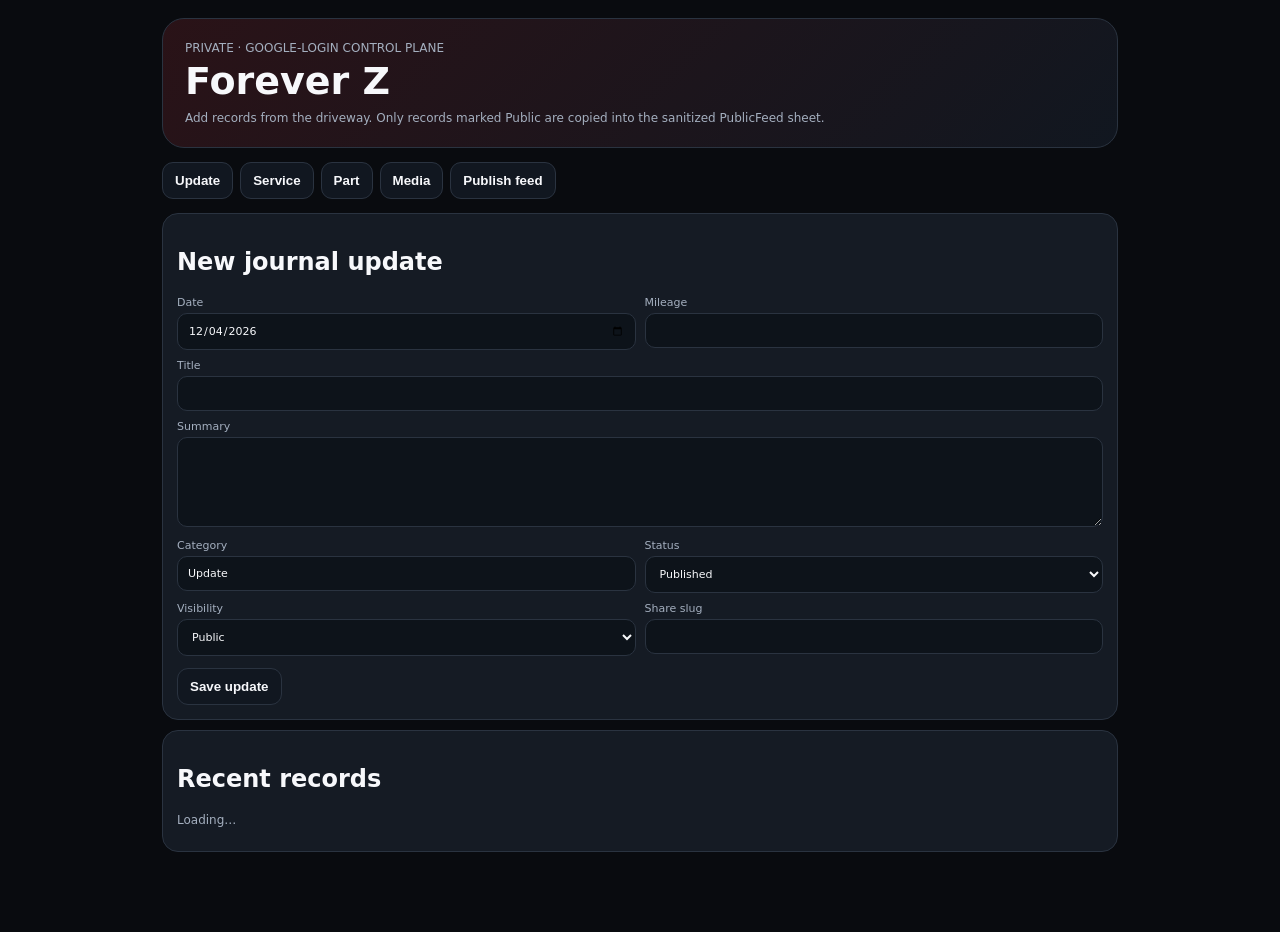
<file: apps-script-admin/Index.html>
<!doctype html><html><head><base target="_top"><style>
:root{--bg:#090b0f;--panel:#151b24;--line:#2a3340;--text:#f7f8fb;--muted:#a4afbf;--red:#e43d46}
*{box-sizing:border-box}body{margin:0;background:var(--bg);color:var(--text);font-family:system-ui,-apple-system,Segoe UI,sans-serif}
main{max-width:980px;margin:auto;padding:18px 12px 80px}.hero{padding:22px;border:1px solid var(--line);border-radius:22px;background:linear-gradient(135deg,rgba(228,61,70,.15),#111720)}
h1{margin:4px 0 8px;font-size:38px}.muted{color:var(--muted);font-size:12px}.tabs{display:flex;gap:7px;flex-wrap:wrap;margin:14px 0}.tabs button,.btn{border:1px solid var(--line);background:#111720;color:var(--text);border-radius:11px;padding:10px 12px;font-weight:800}
.panel{display:none}.panel.active{display:block}.card{border:1px solid var(--line);background:var(--panel);border-radius:16px;padding:14px;margin-top:10px}
.grid{display:grid;grid-template-columns:repeat(2,1fr);gap:9px}.full{grid-column:1/-1}
label{font-size:11px;color:var(--muted)}input,textarea,select{width:100%;margin-top:4px;border:1px solid var(--line);background:#0d131a;color:var(--text);border-radius:10px;padding:10px;font:inherit}textarea{min-height:90px}
.actions{display:flex;gap:8px;flex-wrap:wrap;margin-top:12px}.status{margin-top:10px;font-size:12px;color:var(--muted)}
.list{display:grid;gap:8px;margin-top:12px}.item{border:1px solid var(--line);border-radius:13px;padding:11px;background:#0d131a}.item b{display:block}.item small{color:var(--muted)}
@media(max-width:650px){.grid{grid-template-columns:1fr}.full{grid-column:auto}}
</style></head><body><main>
<section class="hero"><div class="muted">PRIVATE · GOOGLE-LOGIN CONTROL PLANE</div><h1>Forever Z</h1><div class="muted">Add records from the driveway. Only records marked Public are copied into the sanitized PublicFeed sheet.</div></section>
<div class="tabs">
<button onclick="show('update')">Update</button><button onclick="show('service')">Service</button><button onclick="show('part')">Part</button><button onclick="show('media')">Media</button><button onclick="publishFeed()">Publish feed</button>
</div>

<section id="update" class="panel active"><div class="card"><h2>New journal update</h2><div class="grid">
<label>Date<input id="uDate" type="date"></label><label>Mileage<input id="uMiles" type="number"></label>
<label class="full">Title<input id="uTitle"></label><label class="full">Summary<textarea id="uSummary"></textarea></label>
<label>Category<input id="uCategory" value="Update"></label><label>Status<select id="uStatus"><option>Draft</option><option>Ready</option><option selected>Published</option><option>Archived</option></select></label>
<label>Visibility<select id="uVisibility"><option>Private</option><option selected>Public</option></select></label><label>Share slug<input id="uSlug"></label>
</div><div class="actions"><button class="btn" onclick="saveUpdate()">Save update</button></div></div></section>

<section id="service" class="panel"><div class="card"><h2>Service record</h2><div class="grid">
<label>Date<input id="sDate" type="date"></label><label>Mileage<input id="sMiles" type="number"></label>
<label>Type<input id="sType" value="Maintenance"></label><label>Item / Part<input id="sItem"></label>
<label>Brand<input id="sBrand"></label><label>Part number<input id="sPart"></label>
<label>Shop / source<input id="sShop"></label><label>Cost<input id="sCost" type="number" step="0.01"></label>
<label class="full">Notes<textarea id="sNotes"></textarea></label><label>Visibility<select id="sVisibility"><option>Private</option><option>Public</option></select></label>
</div><div class="actions"><button class="btn" onclick="saveService()">Save service</button></div></div></section>

<section id="part" class="panel"><div class="card"><h2>Part / purchase</h2><div class="grid">
<label>Status<select id="pStatus"><option>Research</option><option>Selected</option><option>Ordered</option><option>Installed</option><option>Hold</option></select></label><label>Category<input id="pCategory"></label>
<label class="full">Part<input id="pPart"></label><label>Brand<input id="pBrand"></label><label>Part number<input id="pNumber"></label>
<label>Cost<input id="pCost" type="number" step="0.01"></label><label>Vendor<input id="pVendor"></label>
<label>Ordered date<input id="pOrdered" type="date"></label><label>Installed date<input id="pInstalled" type="date"></label>
<label>Visibility<select id="pVisibility"><option>Private</option><option>Public</option></select></label><label class="full">Public note<textarea id="pPublic"></textarea></label>
<label class="full">Private note<textarea id="pPrivate"></textarea></label>
</div><div class="actions"><button class="btn" onclick="savePart()">Save part</button></div></div></section>

<section id="media" class="panel"><div class="card"><h2>Media</h2><div class="grid">
<label>Date<input id="mDate" type="date"></label><label>Type<input id="mType" value="Photo"></label>
<label class="full">Title<input id="mTitle"></label><label class="full">URL<input id="mUrl"></label>
<label class="full">Caption<textarea id="mCaption"></textarea></label><label>Visibility<select id="mVisibility"><option>Private</option><option>Public</option></select></label>
</div><div class="actions"><button class="btn" onclick="saveMedia()">Save media</button></div></div></section>

<section class="card"><h2>Recent records</h2><div id="recent" class="list"><div class="muted">Loading…</div></div><div id="status" class="status"></div></section>
</main><script>
const $=id=>document.getElementById(id);
function today(){return new Date().toISOString().slice(0,10)};['uDate','sDate','mDate'].forEach(x=>$(x).value=today());
function show(id){document.querySelectorAll('.panel').forEach(p=>p.classList.remove('active'));$(id).classList.add('active')}
function status(s){$('status').textContent=s}
function done(data){status('Saved.');render(data)}
function fail(e){status('Error: '+(e.message||e))}
function load(){google.script.run.withSuccessHandler(render).withFailureHandler(fail).getDashboard()}
function render(d){const all=[...(d.updates||[]).slice(0,4).map(x=>({t:x.Title,s:(x.Date||'')+' · '+(x.Visibility||'')})),...(d.service||[]).slice(0,3).map(x=>({t:x['Item / Part']||x.Type,s:(x.Date||'')+' · '+(x.Mileage||'')}))];$('recent').innerHTML=all.map(x=>'<div class="item"><b>'+esc(x.t)+'</b><small>'+esc(x.s)+'</small></div>').join('')||'<div class="muted">No records yet.</div>'}
function esc(s){return String(s||'').replace(/[&<>"']/g,c=>({'&':'&amp;','<':'&lt;','>':'&gt;','"':'&quot;',"'":'&#39;'}[c]))}
function saveUpdate(){status('Saving…');google.script.run.withSuccessHandler(done).withFailureHandler(fail).saveUpdate({Date:$('uDate').value,Mileage:$('uMiles').value,Title:$('uTitle').value,Summary:$('uSummary').value,Category:$('uCategory').value,Status:$('uStatus').value,Visibility:$('uVisibility').value,ShareSlug:$('uSlug').value})}
function saveService(){status('Saving…');google.script.run.withSuccessHandler(done).withFailureHandler(fail).saveService({Date:$('sDate').value,Mileage:$('sMiles').value,Type:$('sType').value,Item:$('sItem').value,Brand:$('sBrand').value,PartNumber:$('sPart').value,Shop:$('sShop').value,Cost:$('sCost').value,Notes:$('sNotes').value,Visibility:$('sVisibility').value})}
function savePart(){status('Saving…');google.script.run.withSuccessHandler(done).withFailureHandler(fail).savePart({Status:$('pStatus').value,Category:$('pCategory').value,Part:$('pPart').value,Brand:$('pBrand').value,PartNumber:$('pNumber').value,Cost:$('pCost').value,Vendor:$('pVendor').value,OrderedDate:$('pOrdered').value,InstalledDate:$('pInstalled').value,Visibility:$('pVisibility').value,PublicNote:$('pPublic').value,PrivateNote:$('pPrivate').value})}
function saveMedia(){status('Saving…');google.script.run.withSuccessHandler(done).withFailureHandler(fail).saveMedia({Date:$('mDate').value,Type:$('mType').value,Title:$('mTitle').value,URL:$('mUrl').value,Caption:$('mCaption').value,Visibility:$('mVisibility').value})}
function publishFeed(){status('Publishing sanitized feed…');google.script.run.withSuccessHandler(x=>status('Public feed rebuilt: '+x.publishedAt)).withFailureHandler(fail).publishPublicFeed()}
load();
</script></body></html>
</file>
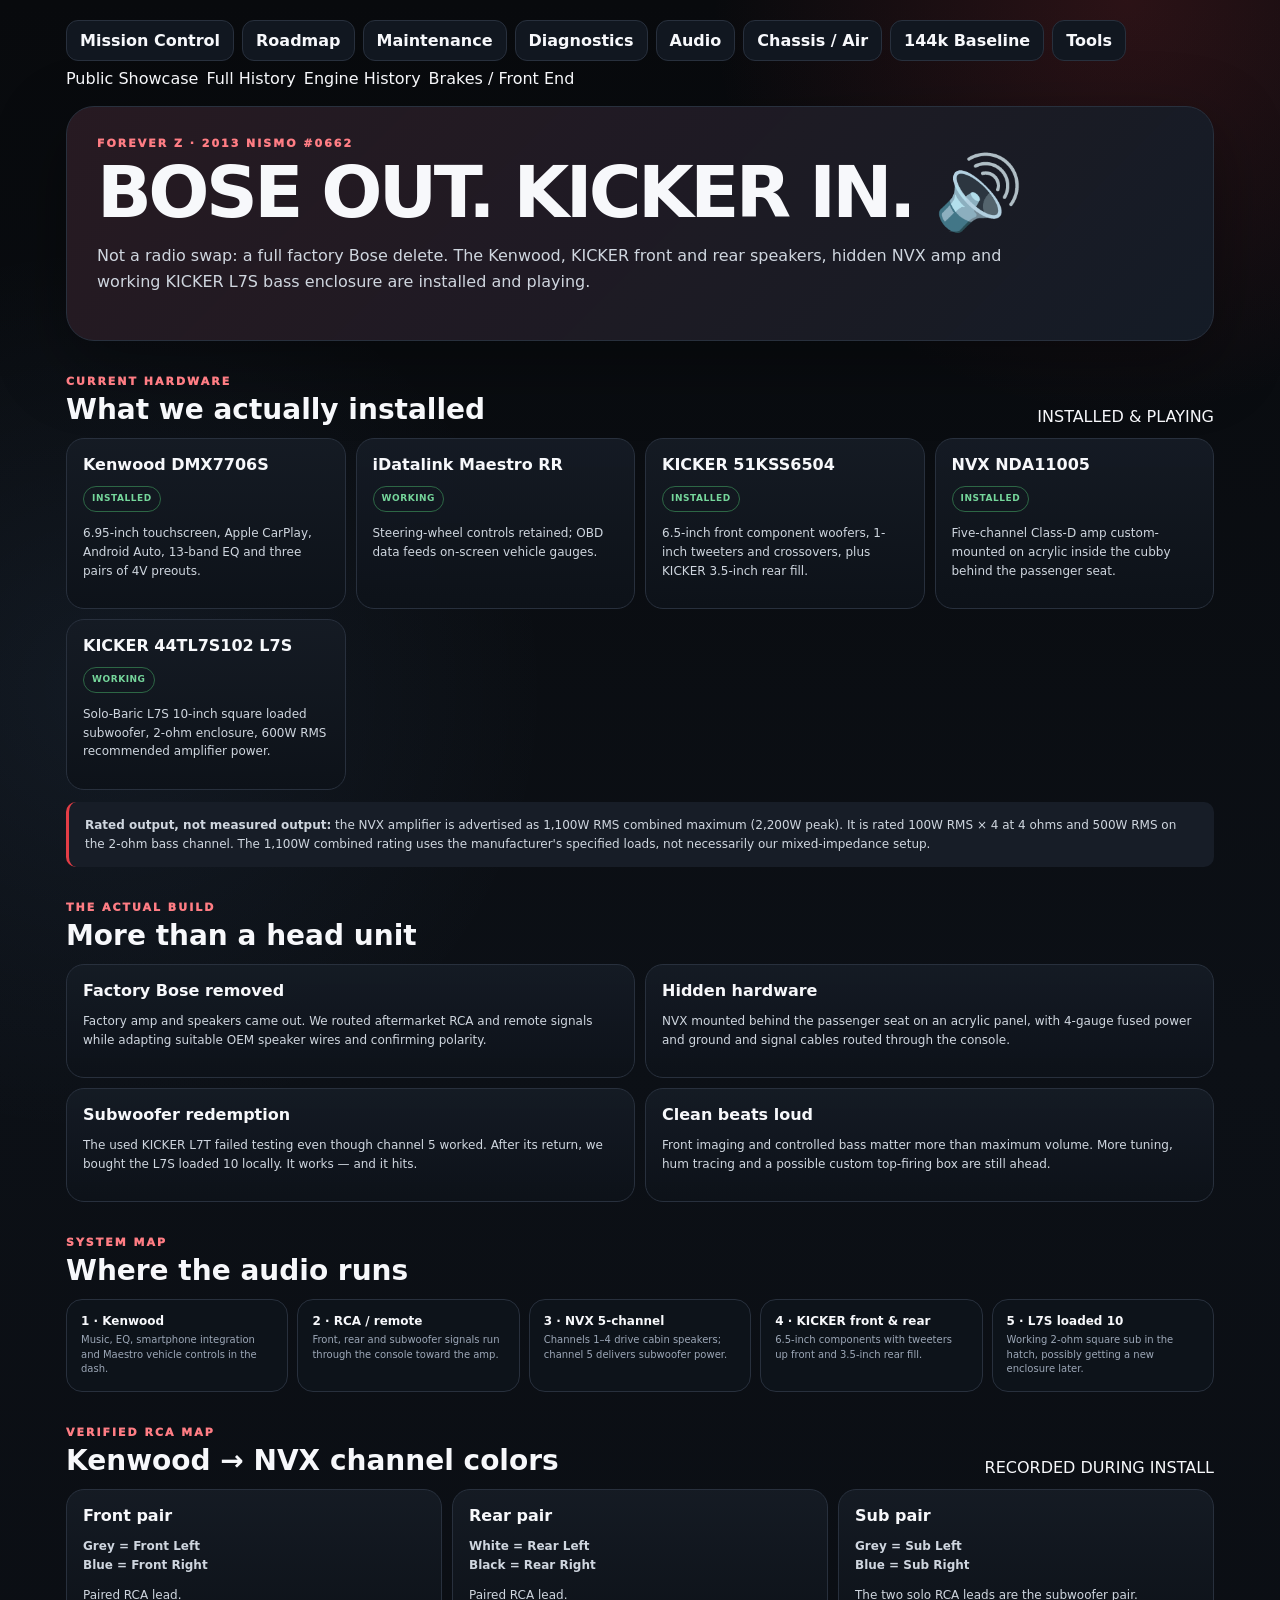
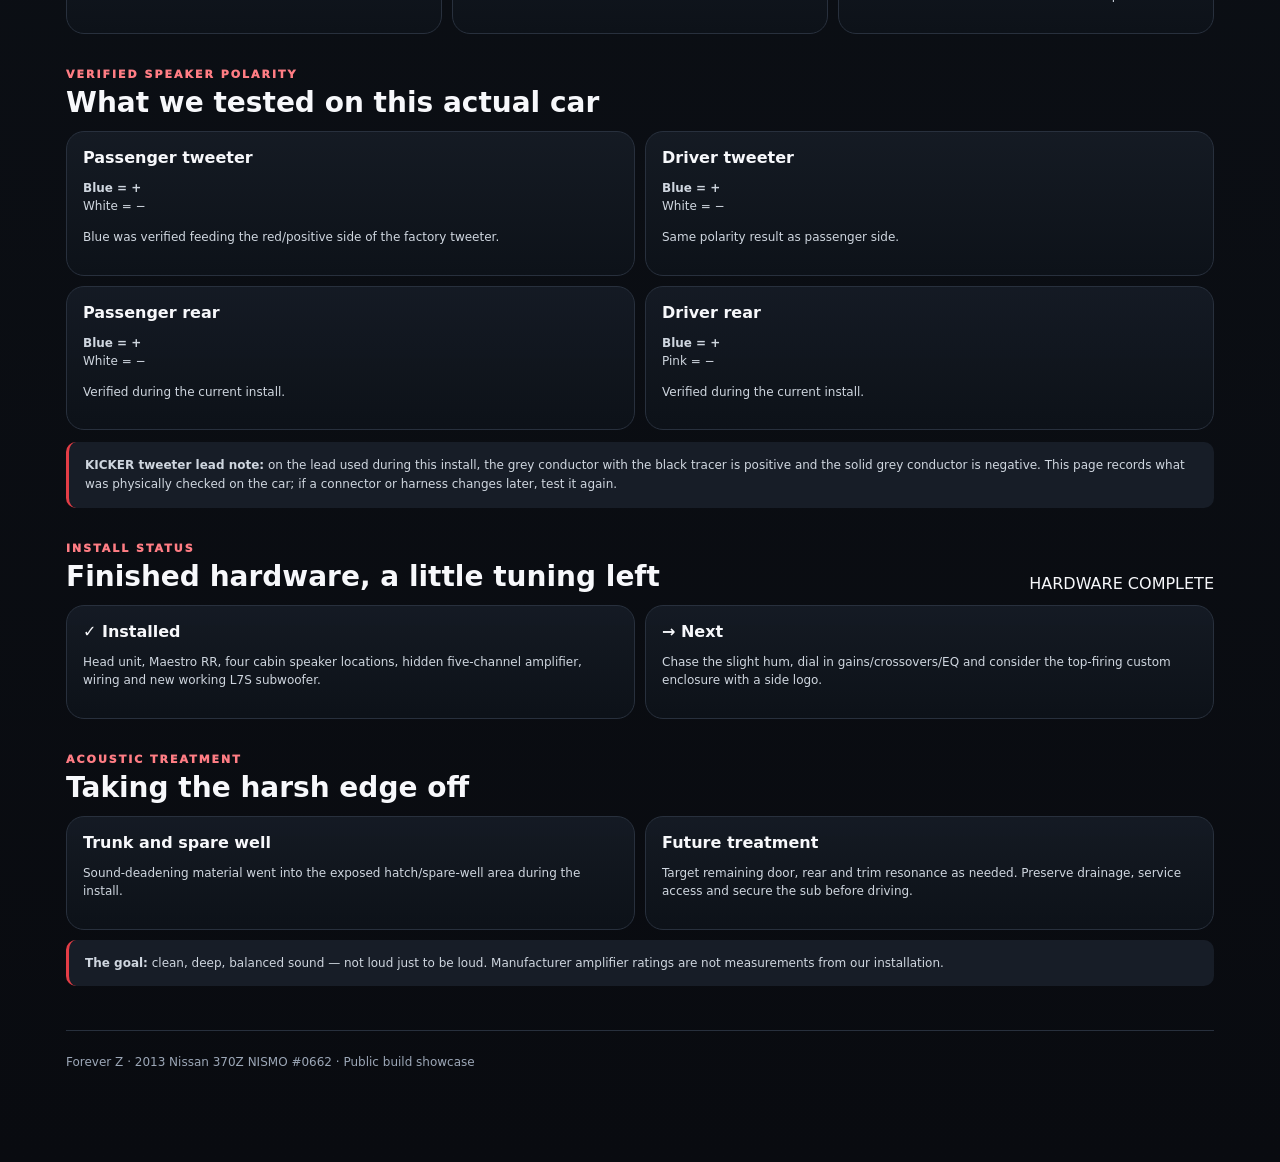
<file: audio.html>
<!doctype html>
<html lang="en">
<head>
<meta charset="utf-8">
<meta name="viewport" content="width=device-width,initial-scale=1,viewport-fit=cover">
<meta name="theme-color" content="#090b0f">
<title>Forever Z // Audio</title>
<link rel="stylesheet" href="site.css">
</head>
<body>
<div class="shell">
<div class="topbar"><div class="toplinks"><a class="btn" href="./">Mission Control</a><a class="btn" href="roadmap.html">Roadmap</a><a class="btn" href="maintenance.html">Maintenance</a><a class="btn" href="diagnostics.html">Diagnostics</a><a class="btn" href="audio.html">Audio</a><a class="btn" href="chassis.html">Chassis / Air</a><a class="btn" href="baseline.html">144k Baseline</a><a class="btn" href="tools.html">Tools</a></div></div>

<header class="hero">
  <div class="eyebrow">FOREVER Z · 2013 NISMO #0662</div>
  <h1>BOSE OUT. KICKER IN. 🔊</h1>
  <p class="lead">Not a radio swap: a full factory Bose delete. The Kenwood, KICKER front and rear speakers, hidden NVX amp and working KICKER L7S bass enclosure are installed and playing.</p>
</header>
<section>
  <div class="section-head"><div><div class="eyebrow">CURRENT HARDWARE</div><h2>What we actually installed</h2></div><span class="status s-green">INSTALLED &amp; PLAYING</span></div>
  <div class="grid four">
    <div class="card"><h3>Kenwood DMX7706S</h3><p><span class="pill good">INSTALLED</span></p><p>6.95-inch touchscreen, Apple CarPlay, Android Auto, 13-band EQ and three pairs of 4V preouts.</p></div>
    <div class="card"><h3>iDatalink Maestro RR</h3><p><span class="pill good">WORKING</span></p><p>Steering-wheel controls retained; OBD data feeds on-screen vehicle gauges.</p></div>
    <div class="card"><h3>KICKER 51KSS6504</h3><p><span class="pill good">INSTALLED</span></p><p>6.5-inch front component woofers, 1-inch tweeters and crossovers, plus KICKER 3.5-inch rear fill.</p></div>
    <div class="card"><h3>NVX NDA11005</h3><p><span class="pill good">INSTALLED</span></p><p>Five-channel Class-D amp custom-mounted on acrylic inside the cubby behind the passenger seat.</p></div>
    <div class="card"><h3>KICKER 44TL7S102 L7S</h3><p><span class="pill good">WORKING</span></p><p>Solo-Baric L7S 10-inch square loaded subwoofer, 2-ohm enclosure, 600W RMS recommended amplifier power.</p></div>
  </div>
  <div class="note" style="margin-top:12px"><b>Rated output, not measured output:</b> the NVX amplifier is advertised as 1,100W RMS combined maximum (2,200W peak). It is rated 100W RMS × 4 at 4 ohms and 500W RMS on the 2-ohm bass channel. The 1,100W combined rating uses the manufacturer's specified loads, not necessarily our mixed-impedance setup.</div>
</section>
<section>
  <div class="section-head"><div><div class="eyebrow">THE ACTUAL BUILD</div><h2>More than a head unit</h2></div></div>
  <div class="grid two">
    <div class="card"><h3>Factory Bose removed</h3><p>Factory amp and speakers came out. We routed aftermarket RCA and remote signals while adapting suitable OEM speaker wires and confirming polarity.</p></div>
    <div class="card"><h3>Hidden hardware</h3><p>NVX mounted behind the passenger seat on an acrylic panel, with 4-gauge fused power and ground and signal cables routed through the console.</p></div>
    <div class="card"><h3>Subwoofer redemption</h3><p>The used KICKER L7T failed testing even though channel 5 worked. After its return, we bought the L7S loaded 10 locally. It works — and it hits.</p></div>
    <div class="card"><h3>Clean beats loud</h3><p>Front imaging and controlled bass matter more than maximum volume. More tuning, hum tracing and a possible custom top-firing box are still ahead.</p></div>
  </div>
</section>
<section>
  <div class="section-head"><div><div class="eyebrow">SYSTEM MAP</div><h2>Where the audio runs</h2></div></div>
  <div class="flow">
    <div class="step"><strong>1 · Kenwood</strong><span>Music, EQ, smartphone integration and Maestro vehicle controls in the dash.</span></div>
    <div class="step"><strong>2 · RCA / remote</strong><span>Front, rear and subwoofer signals run through the console toward the amp.</span></div>
    <div class="step"><strong>3 · NVX 5-channel</strong><span>Channels 1–4 drive cabin speakers; channel 5 delivers subwoofer power.</span></div>
    <div class="step"><strong>4 · KICKER front &amp; rear</strong><span>6.5-inch components with tweeters up front and 3.5-inch rear fill.</span></div>
    <div class="step"><strong>5 · L7S loaded 10</strong><span>Working 2-ohm square sub in the hatch, possibly getting a new enclosure later.</span></div>
  </div>
</section>

<section>
  <div class="section-head"><div><div class="eyebrow">VERIFIED RCA MAP</div><h2>Kenwood → NVX channel colors</h2></div><span class="status s-green">RECORDED DURING INSTALL</span></div>
  <div class="grid three">
    <div class="card"><h3>Front pair</h3><p><b>Grey = Front Left</b><br><b>Blue = Front Right</b></p><p class="muted">Paired RCA lead.</p></div>
    <div class="card"><h3>Rear pair</h3><p><b>White = Rear Left</b><br><b>Black = Rear Right</b></p><p class="muted">Paired RCA lead.</p></div>
    <div class="card"><h3>Sub pair</h3><p><b>Grey = Sub Left</b><br><b>Blue = Sub Right</b></p><p class="muted">The two solo RCA leads are the subwoofer pair.</p></div>
  </div>
</section>

<section>
  <div class="section-head"><div><div class="eyebrow">VERIFIED SPEAKER POLARITY</div><h2>What we tested on this actual car</h2></div></div>
  <div class="grid two">
    <div class="card"><h3>Passenger tweeter</h3><p><b>Blue = +</b><br>White = −</p><p class="muted">Blue was verified feeding the red/positive side of the factory tweeter.</p></div>
    <div class="card"><h3>Driver tweeter</h3><p><b>Blue = +</b><br>White = −</p><p class="muted">Same polarity result as passenger side.</p></div>
    <div class="card"><h3>Passenger rear</h3><p><b>Blue = +</b><br>White = −</p><p class="muted">Verified during the current install.</p></div>
    <div class="card"><h3>Driver rear</h3><p><b>Blue = +</b><br>Pink = −</p><p class="muted">Verified during the current install.</p></div>
  </div>
  <div class="note" style="margin-top:12px"><b>KICKER tweeter lead note:</b> on the lead used during this install, the grey conductor with the black tracer is positive and the solid grey conductor is negative. This page records what was physically checked on the car; if a connector or harness changes later, test it again.</div>
</section>

<section>
  <div class="section-head"><div><div class="eyebrow">INSTALL STATUS</div><h2>Finished hardware, a little tuning left</h2></div><span class="status s-green">HARDWARE COMPLETE</span></div>
  <div class="grid two">
    <div class="card"><h3>✓ Installed</h3><p>Head unit, Maestro RR, four cabin speaker locations, hidden five-channel amplifier, wiring and new working L7S subwoofer.</p></div>
    <div class="card"><h3>→ Next</h3><p>Chase the slight hum, dial in gains/crossovers/EQ and consider the top-firing custom enclosure with a side logo.</p></div>
  </div>
</section>
<section>
  <div class="section-head"><div><div class="eyebrow">ACOUSTIC TREATMENT</div><h2>Taking the harsh edge off</h2></div></div>
  <div class="grid two">
    <div class="card"><h3>Trunk and spare well</h3><p>Sound-deadening material went into the exposed hatch/spare-well area during the install.</p></div>
    <div class="card"><h3>Future treatment</h3><p>Target remaining door, rear and trim resonance as needed. Preserve drainage, service access and secure the sub before driving.</p></div>
  </div>
  <div class="note" style="margin-top:10px"><b>The goal:</b> clean, deep, balanced sound — not loud just to be loud. Manufacturer amplifier ratings are not measurements from our installation.</div>
</section>

<footer class="footer">Forever Z · 2013 Nissan 370Z NISMO #0662 · <a href="showcase.html">Public build showcase</a></footer>
<script src="site-extra.js"></script>
</div>
</body>
</html>
</file>
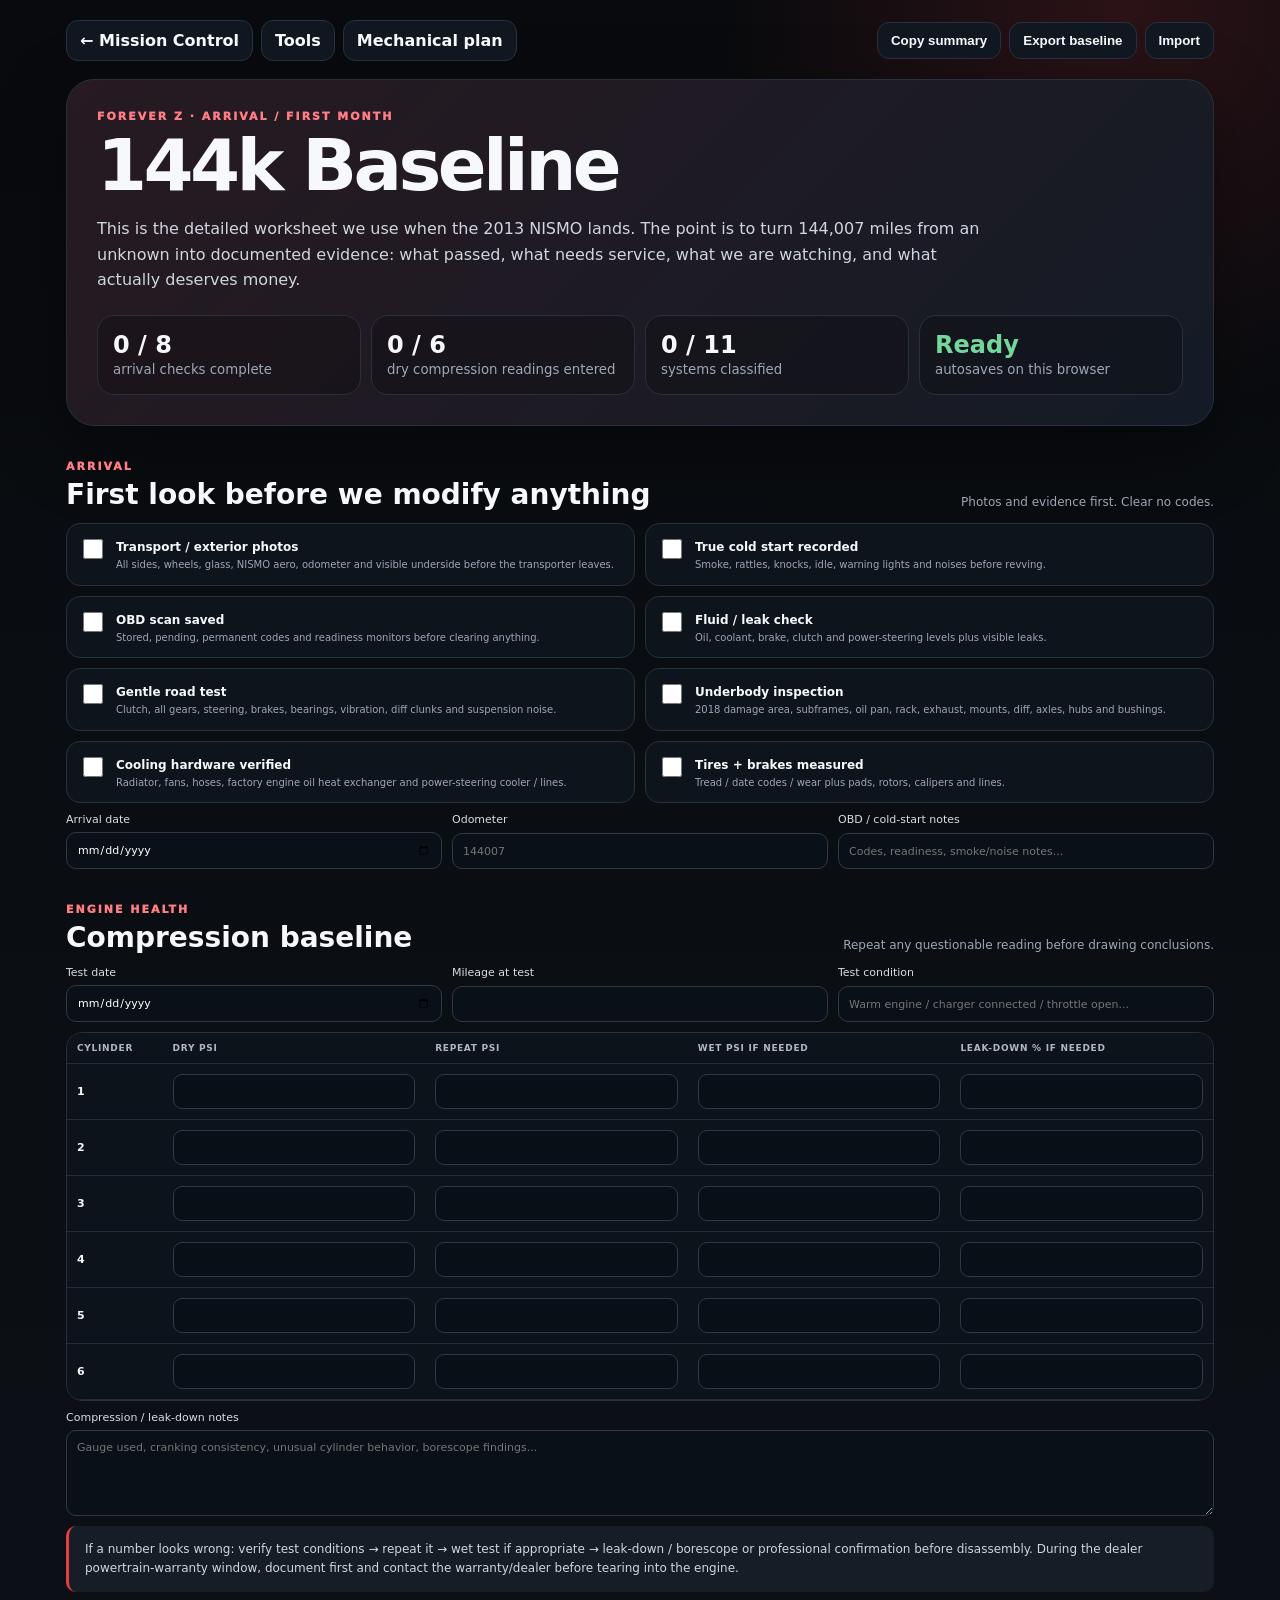
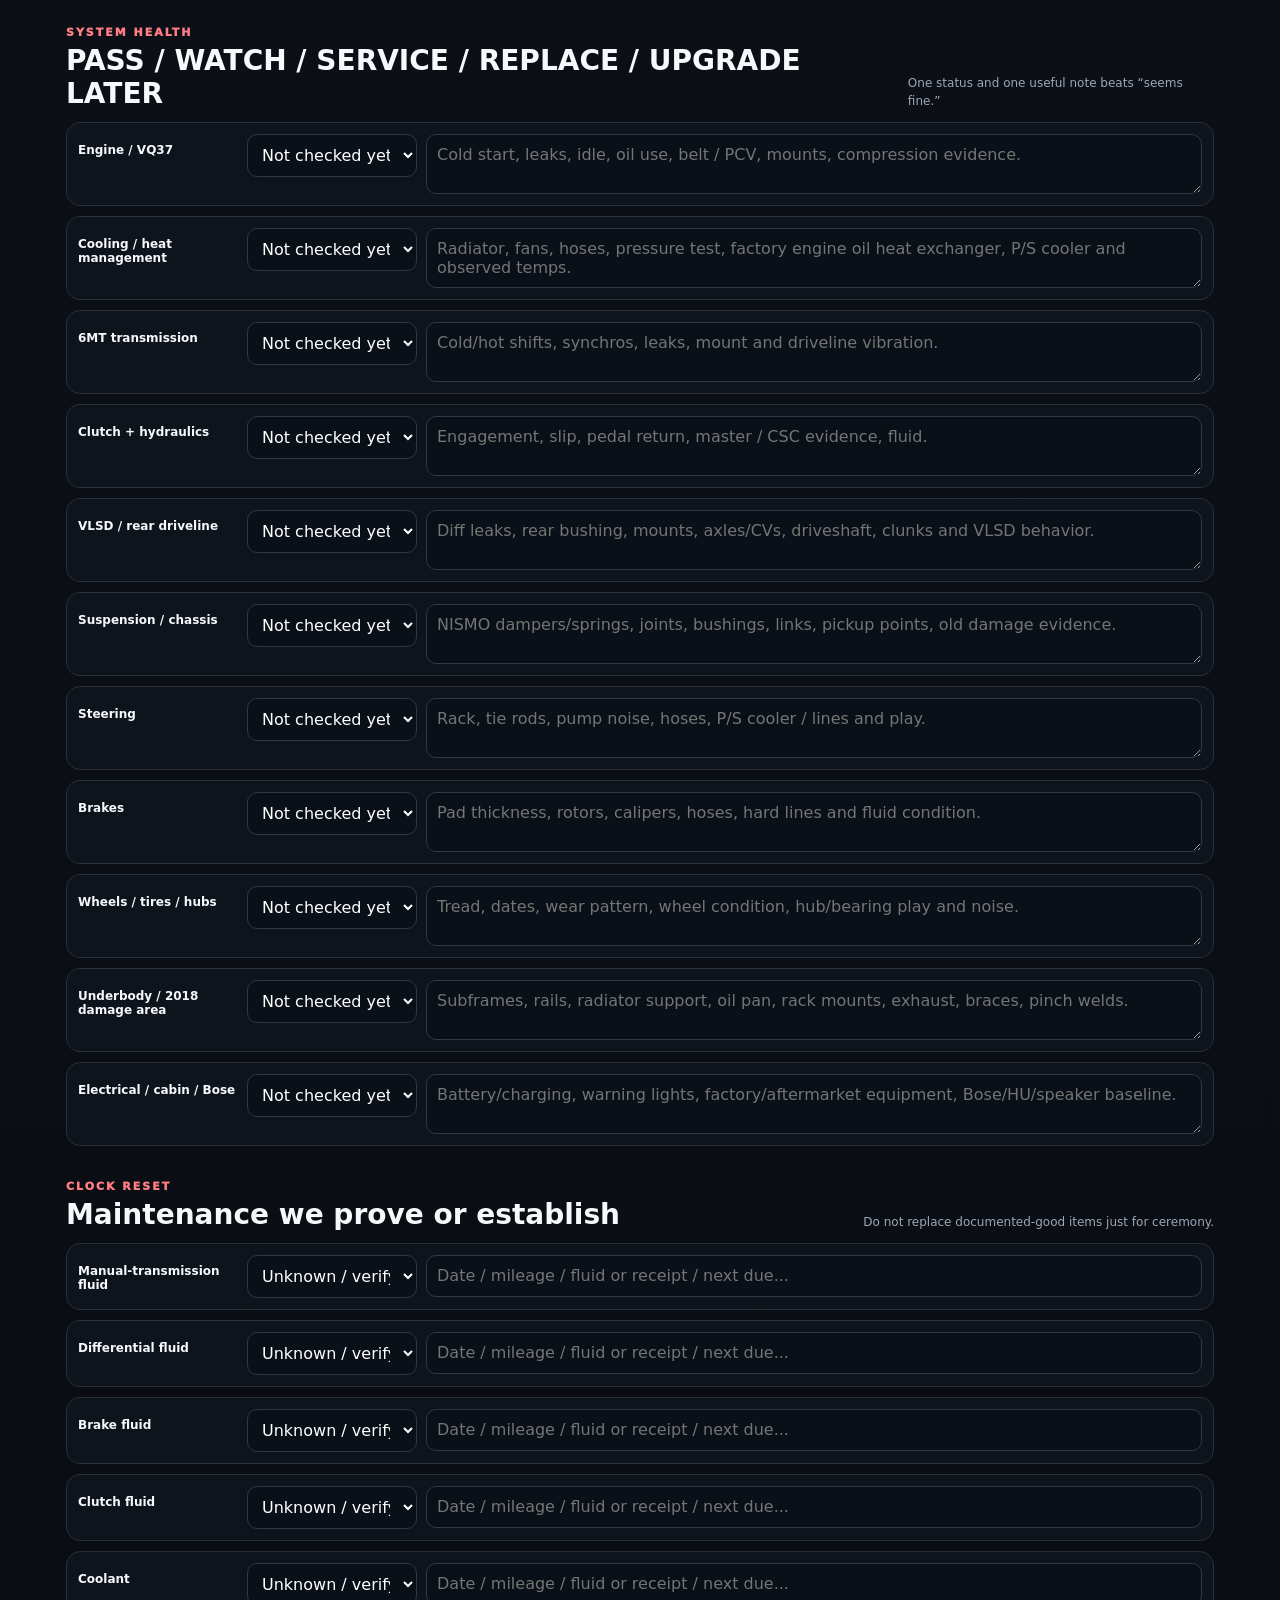
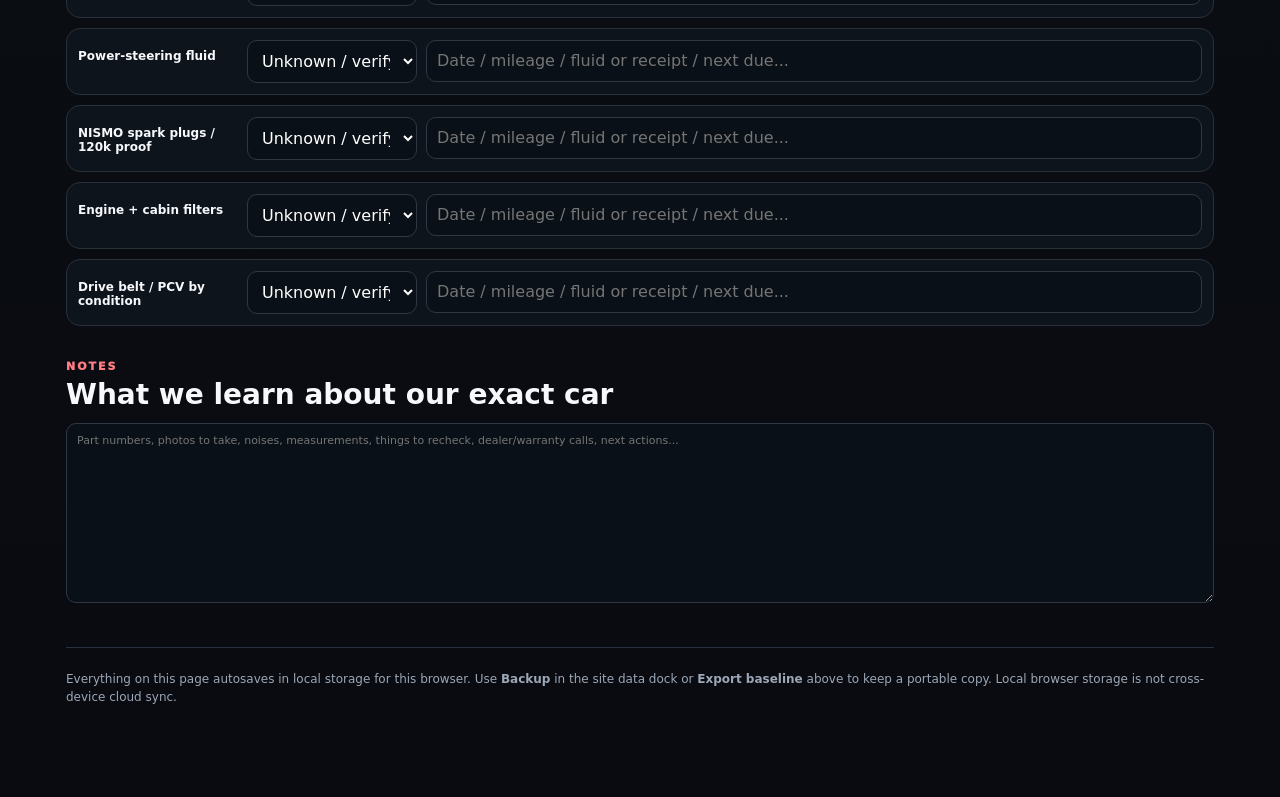
<file: baseline.html>
<!doctype html>
<html lang="en">
<head>
<meta charset="utf-8">
<meta name="viewport" content="width=device-width,initial-scale=1,viewport-fit=cover">
<meta name="theme-color" content="#090b0f">
<title>Forever Z // 144k Baseline</title>
<style>
:root{--bg:#090b0f;--panel:#121720;--panel2:#171d27;--line:#28303d;--text:#f7f8fb;--muted:#9ca7b7;--soft:#cfd6df;--red:#e43d46;--green:#75d69b;--amber:#f3c86a;--blue:#7eb8ff;--shadow:0 22px 70px rgba(0,0,0,.35)}
*{box-sizing:border-box}html{scroll-behavior:smooth}body{margin:0;background:radial-gradient(circle at 88% 0%,rgba(228,61,70,.16),transparent 26rem),linear-gradient(180deg,#080a0d,#0c1016 38%,#090b10);color:var(--text);font-family:Inter,ui-sans-serif,system-ui,-apple-system,BlinkMacSystemFont,"Segoe UI",sans-serif}.shell{max-width:1180px;margin:auto;padding:20px 16px 90px}a{color:inherit;text-decoration:none}.topbar{display:flex;gap:10px;flex-wrap:wrap;justify-content:space-between;align-items:center;margin-bottom:18px}.toplinks,.actions{display:flex;gap:8px;flex-wrap:wrap}.btn{border:1px solid var(--line);background:#111720;color:var(--text);padding:10px 13px;border-radius:12px;font-weight:800;cursor:pointer}.btn:hover{border-color:#664048}.hero{border:1px solid var(--line);border-radius:28px;padding:30px;background:linear-gradient(135deg,rgba(228,61,70,.11),rgba(126,184,255,.04)),#10151d;box-shadow:var(--shadow)}.eyebrow{font-size:11px;font-weight:950;letter-spacing:.18em;color:#ff7d84}.hero h1{font-size:clamp(38px,7vw,72px);line-height:.94;margin:9px 0 14px;letter-spacing:-.05em}.lead{color:var(--soft);max-width:900px;font-size:16px;line-height:1.62}.stats{display:grid;grid-template-columns:repeat(4,1fr);gap:10px;margin-top:22px}.stat{border:1px solid var(--line);border-radius:17px;background:rgba(0,0,0,.22);padding:15px}.stat b{display:block;font-size:24px}.stat small{color:var(--muted);line-height:1.35}.saved{color:var(--green)}section{margin-top:34px}.section-head{display:flex;justify-content:space-between;gap:14px;align-items:end;margin-bottom:12px}.section-head h2{margin:5px 0 0;font-size:28px}.muted{color:var(--muted);font-size:12px;line-height:1.5}.grid{display:grid;gap:10px}.two{grid-template-columns:repeat(2,minmax(0,1fr))}.three{grid-template-columns:repeat(3,minmax(0,1fr))}.card{border:1px solid var(--line);background:linear-gradient(180deg,rgba(21,27,36,.97),rgba(13,18,25,.98));border-radius:18px;padding:16px}.card h3{margin:0 0 8px;font-size:16px}.check{display:grid;grid-template-columns:auto 1fr;gap:10px;align-items:start;padding:12px;border:1px solid #28303a;border-radius:14px;background:#0e141c}.check input{width:20px;height:20px;accent-color:var(--red)}.check b{font-size:12px}.check small{display:block;color:var(--muted);font-size:10px;line-height:1.45;margin-top:3px}label.field{display:grid;gap:6px;font-size:11px;color:#d7dde5}.field input,.field select,.field textarea,.system select,.system textarea,.service select,.service input{width:100%;border:1px solid #303844;background:#0a1017;color:white;border-radius:10px;padding:10px;font:inherit}.field textarea,.system textarea{min-height:86px;resize:vertical}.formgrid{display:grid;grid-template-columns:repeat(3,1fr);gap:10px}.compression{overflow:auto;border:1px solid var(--line);border-radius:16px}.compression table{width:100%;border-collapse:collapse;min-width:650px;background:#0d131a}.compression th,.compression td{padding:10px;border-bottom:1px solid #232b35;text-align:left;font-size:11px}.compression th{color:#aeb8c5;font-size:9px;text-transform:uppercase;letter-spacing:.08em}.compression input{width:100%;min-width:86px;border:1px solid #303844;background:#090f16;color:white;border-radius:9px;padding:9px}.system,.service{display:grid;grid-template-columns:160px 170px 1fr;gap:9px;align-items:start;padding:11px;border:1px solid #28303a;border-radius:14px;background:#0e141c}.system b,.service b{font-size:12px;padding-top:9px}.system textarea{min-height:42px}.service input{min-height:42px}.note{border-left:3px solid var(--red);background:var(--panel2);padding:14px 16px;border-radius:10px;color:var(--soft);font-size:12px;line-height:1.55}.footer{margin-top:44px;border-top:1px solid var(--line);padding-top:22px;color:var(--muted);font-size:12px;line-height:1.55}@media(max-width:800px){.stats,.two,.three,.formgrid{grid-template-columns:1fr 1fr}.system,.service{grid-template-columns:1fr}.system b,.service b{padding-top:0}.topbar,.section-head{align-items:flex-start;flex-direction:column}}@media(max-width:560px){.stats,.two,.three,.formgrid{grid-template-columns:1fr}.hero{padding:23px}.shell{padding:12px 9px 90px}}
</style>
</head>
<body>
<div class="shell">
  <div class="topbar">
    <div class="toplinks"><a class="btn" href="./">← Mission Control</a><a class="btn" href="tools.html">Tools</a><a class="btn" href="MECHANICAL_BASELINE.md">Mechanical plan</a></div>
    <div class="actions"><button class="btn" id="copySummary">Copy summary</button><button class="btn" id="exportBaseline">Export baseline</button><button class="btn" id="importBaseline">Import</button><input id="importFile" type="file" accept="application/json" hidden></div>
  </div>

  <header class="hero">
    <div class="eyebrow">FOREVER Z · ARRIVAL / FIRST MONTH</div>
    <h1>144k Baseline</h1>
    <p class="lead">This is the detailed worksheet we use when the 2013 NISMO lands. The point is to turn 144,007 miles from an unknown into documented evidence: what passed, what needs service, what we are watching, and what actually deserves money.</p>
    <div class="stats">
      <div class="stat"><b id="arrivalStat">0 / 8</b><small>arrival checks complete</small></div>
      <div class="stat"><b id="compressionStat">0 / 6</b><small>dry compression readings entered</small></div>
      <div class="stat"><b id="systemsStat">0 / 11</b><small>systems classified</small></div>
      <div class="stat"><b id="saveStat" class="saved">Ready</b><small>autosaves on this browser</small></div>
    </div>
  </header>

  <section>
    <div class="section-head"><div><div class="eyebrow">ARRIVAL</div><h2>First look before we modify anything</h2></div><span class="muted">Photos and evidence first. Clear no codes.</span></div>
    <div class="grid two">
      <label class="check"><input data-key="arrival.transportPhotos" type="checkbox"><div><b>Transport / exterior photos</b><small>All sides, wheels, glass, NISMO aero, odometer and visible underside before the transporter leaves.</small></div></label>
      <label class="check"><input data-key="arrival.coldStart" type="checkbox"><div><b>True cold start recorded</b><small>Smoke, rattles, knocks, idle, warning lights and noises before revving.</small></div></label>
      <label class="check"><input data-key="arrival.obd" type="checkbox"><div><b>OBD scan saved</b><small>Stored, pending, permanent codes and readiness monitors before clearing anything.</small></div></label>
      <label class="check"><input data-key="arrival.fluids" type="checkbox"><div><b>Fluid / leak check</b><small>Oil, coolant, brake, clutch and power-steering levels plus visible leaks.</small></div></label>
      <label class="check"><input data-key="arrival.roadTest" type="checkbox"><div><b>Gentle road test</b><small>Clutch, all gears, steering, brakes, bearings, vibration, diff clunks and suspension noise.</small></div></label>
      <label class="check"><input data-key="arrival.underbody" type="checkbox"><div><b>Underbody inspection</b><small>2018 damage area, subframes, oil pan, rack, exhaust, mounts, diff, axles, hubs and bushings.</small></div></label>
      <label class="check"><input data-key="arrival.cooling" type="checkbox"><div><b>Cooling hardware verified</b><small>Radiator, fans, hoses, factory engine oil heat exchanger and power-steering cooler / lines.</small></div></label>
      <label class="check"><input data-key="arrival.tiresBrakes" type="checkbox"><div><b>Tires + brakes measured</b><small>Tread / date codes / wear plus pads, rotors, calipers and lines.</small></div></label>
    </div>
    <div class="formgrid" style="margin-top:10px">
      <label class="field">Arrival date<input data-key="meta.arrivalDate" type="date"></label>
      <label class="field">Odometer<input data-key="meta.mileage" type="number" placeholder="144007"></label>
      <label class="field">OBD / cold-start notes<input data-key="meta.obdSummary" placeholder="Codes, readiness, smoke/noise notes..."></label>
    </div>
  </section>

  <section>
    <div class="section-head"><div><div class="eyebrow">ENGINE HEALTH</div><h2>Compression baseline</h2></div><span class="muted">Repeat any questionable reading before drawing conclusions.</span></div>
    <div class="formgrid" style="margin-bottom:10px">
      <label class="field">Test date<input data-key="compression.date" type="date"></label>
      <label class="field">Mileage at test<input data-key="compression.mileage" type="number"></label>
      <label class="field">Test condition<input data-key="compression.condition" placeholder="Warm engine / charger connected / throttle open..."></label>
    </div>
    <div class="compression"><table><thead><tr><th>Cylinder</th><th>Dry PSI</th><th>Repeat PSI</th><th>Wet PSI if needed</th><th>Leak-down % if needed</th></tr></thead><tbody id="compressionRows"></tbody></table></div>
    <label class="field" style="margin-top:10px">Compression / leak-down notes<textarea data-key="compression.notes" placeholder="Gauge used, cranking consistency, unusual cylinder behavior, borescope findings..."></textarea></label>
    <div class="note" style="margin-top:10px">If a number looks wrong: verify test conditions → repeat it → wet test if appropriate → leak-down / borescope or professional confirmation before disassembly. During the dealer powertrain-warranty window, document first and contact the warranty/dealer before tearing into the engine.</div>
  </section>

  <section>
    <div class="section-head"><div><div class="eyebrow">SYSTEM HEALTH</div><h2>PASS / WATCH / SERVICE / REPLACE / UPGRADE LATER</h2></div><span class="muted">One status and one useful note beats “seems fine.”</span></div>
    <div id="systems" class="grid"></div>
  </section>

  <section>
    <div class="section-head"><div><div class="eyebrow">CLOCK RESET</div><h2>Maintenance we prove or establish</h2></div><span class="muted">Do not replace documented-good items just for ceremony.</span></div>
    <div id="services" class="grid"></div>
  </section>

  <section>
    <div class="section-head"><div><div class="eyebrow">NOTES</div><h2>What we learn about our exact car</h2></div></div>
    <label class="field"><textarea data-key="notes.general" style="min-height:180px" placeholder="Part numbers, photos to take, noises, measurements, things to recheck, dealer/warranty calls, next actions..."></textarea></label>
  </section>

  <footer class="footer">Everything on this page autosaves in local storage for this browser. Use <b>Backup</b> in the site data dock or <b>Export baseline</b> above to keep a portable copy. Local browser storage is not cross-device cloud sync.</footer>
</div>
<script>
const STORAGE_KEY='forever-z-baseline-v1';
const statuses=['','PASS','WATCH','SERVICE','REPLACE','UPGRADE LATER'];
const systems=[
 ['engine','Engine / VQ37','Cold start, leaks, idle, oil use, belt / PCV, mounts, compression evidence.'],
 ['cooling','Cooling / heat management','Radiator, fans, hoses, pressure test, factory engine oil heat exchanger, P/S cooler and observed temps.'],
 ['transmission','6MT transmission','Cold/hot shifts, synchros, leaks, mount and driveline vibration.'],
 ['clutch','Clutch + hydraulics','Engagement, slip, pedal return, master / CSC evidence, fluid.'],
 ['differential','VLSD / rear driveline','Diff leaks, rear bushing, mounts, axles/CVs, driveshaft, clunks and VLSD behavior.'],
 ['suspension','Suspension / chassis','NISMO dampers/springs, joints, bushings, links, pickup points, old damage evidence.'],
 ['steering','Steering','Rack, tie rods, pump noise, hoses, P/S cooler / lines and play.'],
 ['brakes','Brakes','Pad thickness, rotors, calipers, hoses, hard lines and fluid condition.'],
 ['tires','Wheels / tires / hubs','Tread, dates, wear pattern, wheel condition, hub/bearing play and noise.'],
 ['underbody','Underbody / 2018 damage area','Subframes, rails, radiator support, oil pan, rack mounts, exhaust, braces, pinch welds.'],
 ['electrical','Electrical / cabin / Bose','Battery/charging, warning lights, factory/aftermarket equipment, Bose/HU/speaker baseline.']
];
const services=[
 ['mtFluid','Manual-transmission fluid'],['diffFluid','Differential fluid'],['brakeFluid','Brake fluid'],['clutchFluid','Clutch fluid'],['coolant','Coolant'],['psFluid','Power-steering fluid'],['plugs','NISMO spark plugs / 120k proof'],['filters','Engine + cabin filters'],['beltPcv','Drive belt / PCV by condition']
];
let state={};try{state=JSON.parse(localStorage.getItem(STORAGE_KEY)||'{}')}catch(e){state={}}
const getPath=(path)=>path.split('.').reduce((o,k)=>o&&o[k],state);
const setPath=(path,value)=>{const parts=path.split('.');let o=state;parts.forEach((p,i)=>{if(i===parts.length-1)o[p]=value;else o=o[p]||(o[p]={});});save();};
const esc=s=>String(s).replace(/[&<>'"]/g,c=>({'&':'&amp;','<':'&lt;','>':'&gt;',"'":'&#39;','"':'&quot;'}[c]));

const rows=document.getElementById('compressionRows');
for(let i=1;i<=6;i++) rows.insertAdjacentHTML('beforeend',`<tr><td><b>${i}</b></td><td><input data-key="compression.c${i}.dry" type="number" inputmode="numeric"></td><td><input data-key="compression.c${i}.repeat" type="number" inputmode="numeric"></td><td><input data-key="compression.c${i}.wet" type="number" inputmode="numeric"></td><td><input data-key="compression.c${i}.leakdown" type="number" step="0.1" inputmode="decimal"></td></tr>`);

document.getElementById('systems').innerHTML=systems.map(([id,name,help])=>`<div class="system"><b>${esc(name)}</b><select data-key="systems.${id}.status">${statuses.map(s=>`<option value="${s}">${s||'Not checked yet'}</option>`).join('')}</select><textarea data-key="systems.${id}.notes" placeholder="${esc(help)}"></textarea></div>`).join('');
document.getElementById('services').innerHTML=services.map(([id,name])=>`<div class="service"><b>${esc(name)}</b><select data-key="services.${id}.status"><option value="">Unknown / verify</option><option>DOCUMENTED GOOD</option><option>INSPECT</option><option>SERVICE NOW</option><option>COMPLETED</option><option>NOT NEEDED</option></select><input data-key="services.${id}.notes" placeholder="Date / mileage / fluid or receipt / next due..."></div>`).join('');

function bind(){document.querySelectorAll('[data-key]').forEach(el=>{const key=el.dataset.key;const saved=getPath(key);if(saved!==undefined){if(el.type==='checkbox')el.checked=!!saved;else el.value=saved;}const event=el.type==='checkbox'||el.tagName==='SELECT'?'change':'input';el.addEventListener(event,()=>{setPath(key,el.type==='checkbox'?el.checked:el.value);refresh();});});refresh();}
function save(){state.savedAt=new Date().toISOString();localStorage.setItem(STORAGE_KEY,JSON.stringify(state));const el=document.getElementById('saveStat');if(el){el.textContent='Saved';clearTimeout(save._t);save._t=setTimeout(()=>el.textContent='Autosave',1300);}}
function refresh(){const arrivals=[...document.querySelectorAll('[data-key^="arrival."]')];document.getElementById('arrivalStat').textContent=`${arrivals.filter(x=>x.checked).length} / ${arrivals.length}`;let comp=0;for(let i=1;i<=6;i++){const x=document.querySelector(`[data-key="compression.c${i}.dry"]`);if(x&&x.value)comp++;}document.getElementById('compressionStat').textContent=`${comp} / 6`;const sys=[...document.querySelectorAll('[data-key^="systems."][data-key$=".status"]')];document.getElementById('systemsStat').textContent=`${sys.filter(x=>x.value).length} / ${sys.length}`;}
function payload(){return{version:1,car:{year:2013,model:'370Z NISMO',mileageAtPurchase:144007},exportedAt:new Date().toISOString(),data:state};}
document.getElementById('exportBaseline').addEventListener('click',()=>{const blob=new Blob([JSON.stringify(payload(),null,2)],{type:'application/json'});const a=document.createElement('a');a.href=URL.createObjectURL(blob);a.download=`forever-z-144k-baseline-${new Date().toISOString().slice(0,10)}.json`;a.click();setTimeout(()=>URL.revokeObjectURL(a.href),1000);});
document.getElementById('copySummary').addEventListener('click',async()=>{const comp=[];for(let i=1;i<=6;i++)comp.push(document.querySelector(`[data-key="compression.c${i}.dry"]`).value||'—');const lines=['FOREVER Z // 144k BASELINE',`Mileage: ${getPath('meta.mileage')||getPath('compression.mileage')||'—'}`,`Dry compression: ${comp.join(' / ')}`,'',...systems.map(([id,name])=>`${name}: ${getPath(`systems.${id}.status`)||'NOT CHECKED'}${getPath(`systems.${id}.notes`)?' — '+getPath(`systems.${id}.notes`):''}`)];try{await navigator.clipboard.writeText(lines.join('\n'));alert('Baseline summary copied.');}catch(e){alert('Could not copy automatically.');}});
const file=document.getElementById('importFile');document.getElementById('importBaseline').addEventListener('click',()=>file.click());file.addEventListener('change',async()=>{if(!file.files[0])return;try{const parsed=JSON.parse(await file.files[0].text());const incoming=parsed.data||parsed;if(!incoming||typeof incoming!=='object')throw new Error();if(confirm('Replace the saved 144k baseline on this browser with this file?')){state=incoming;save();location.reload();}}catch(e){alert('That does not look like a valid baseline export.');}file.value='';});
bind();
</script>
</body>
</html>
</file>
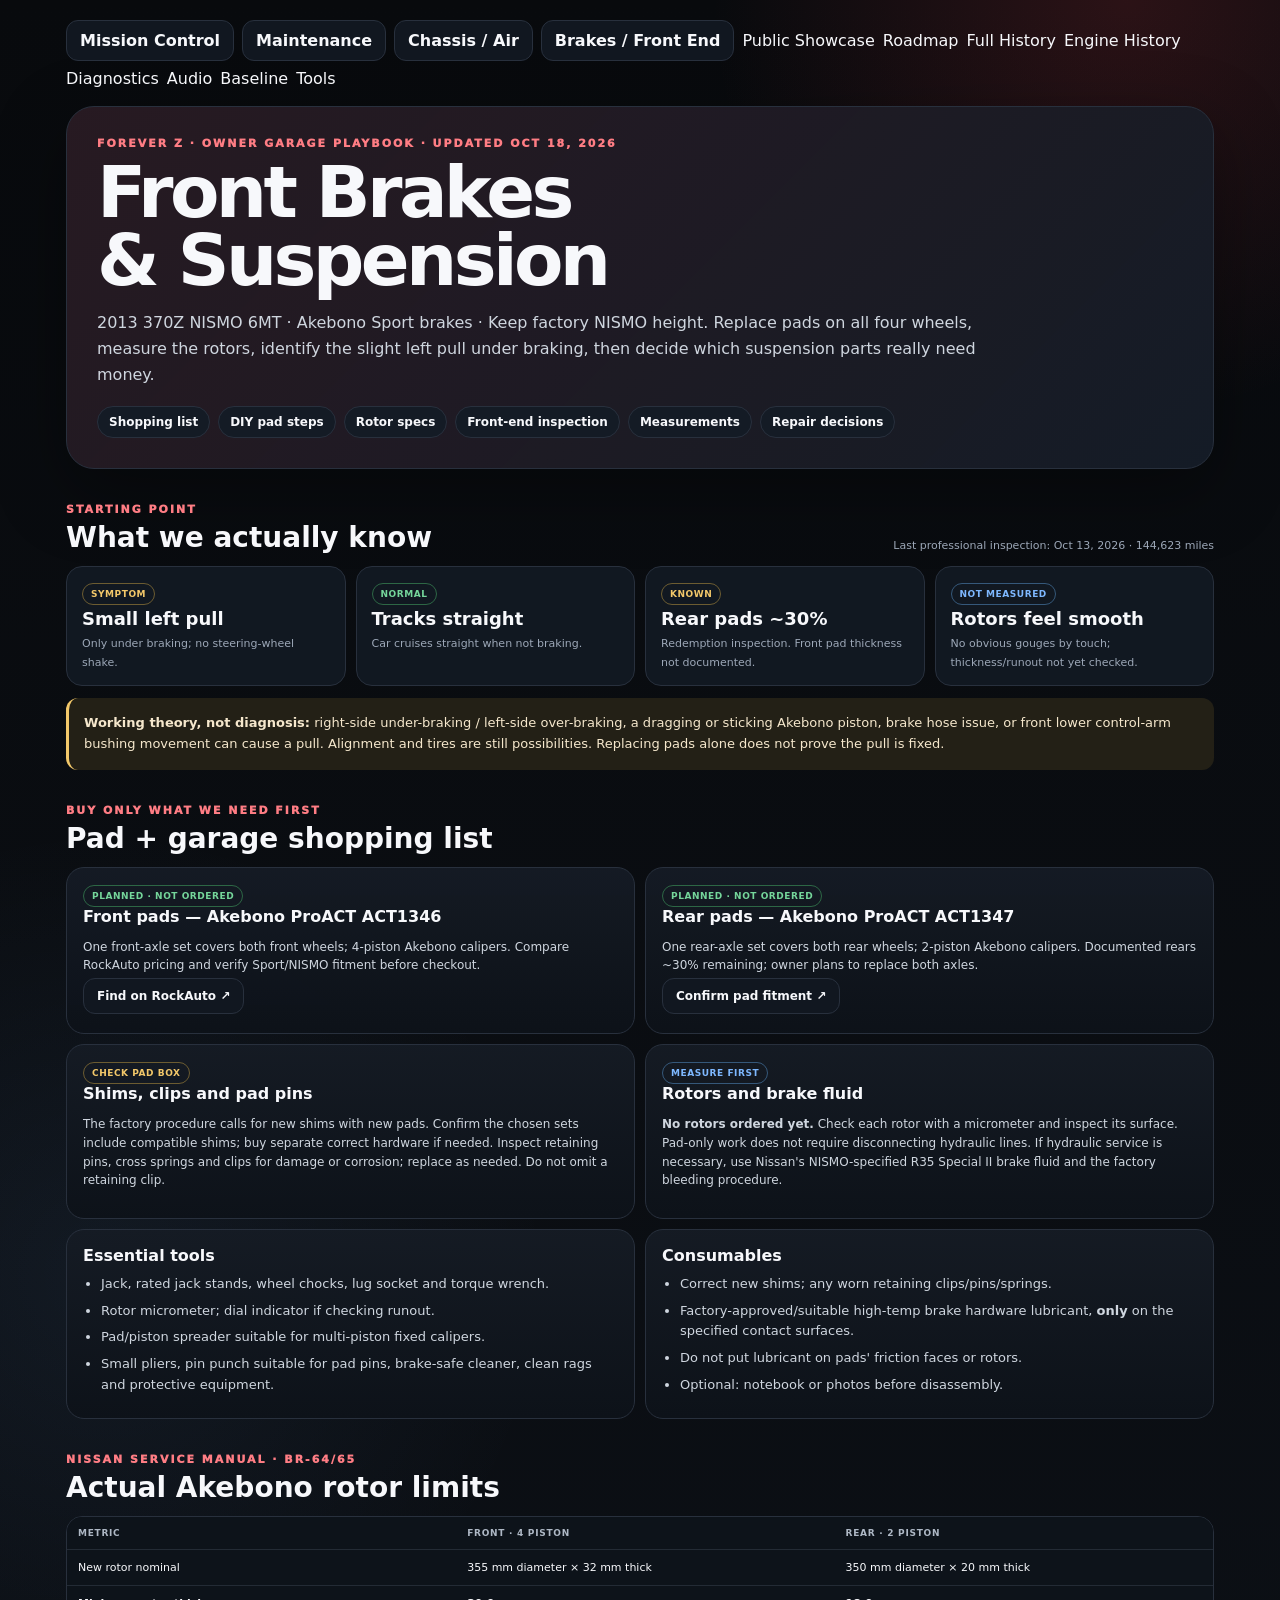
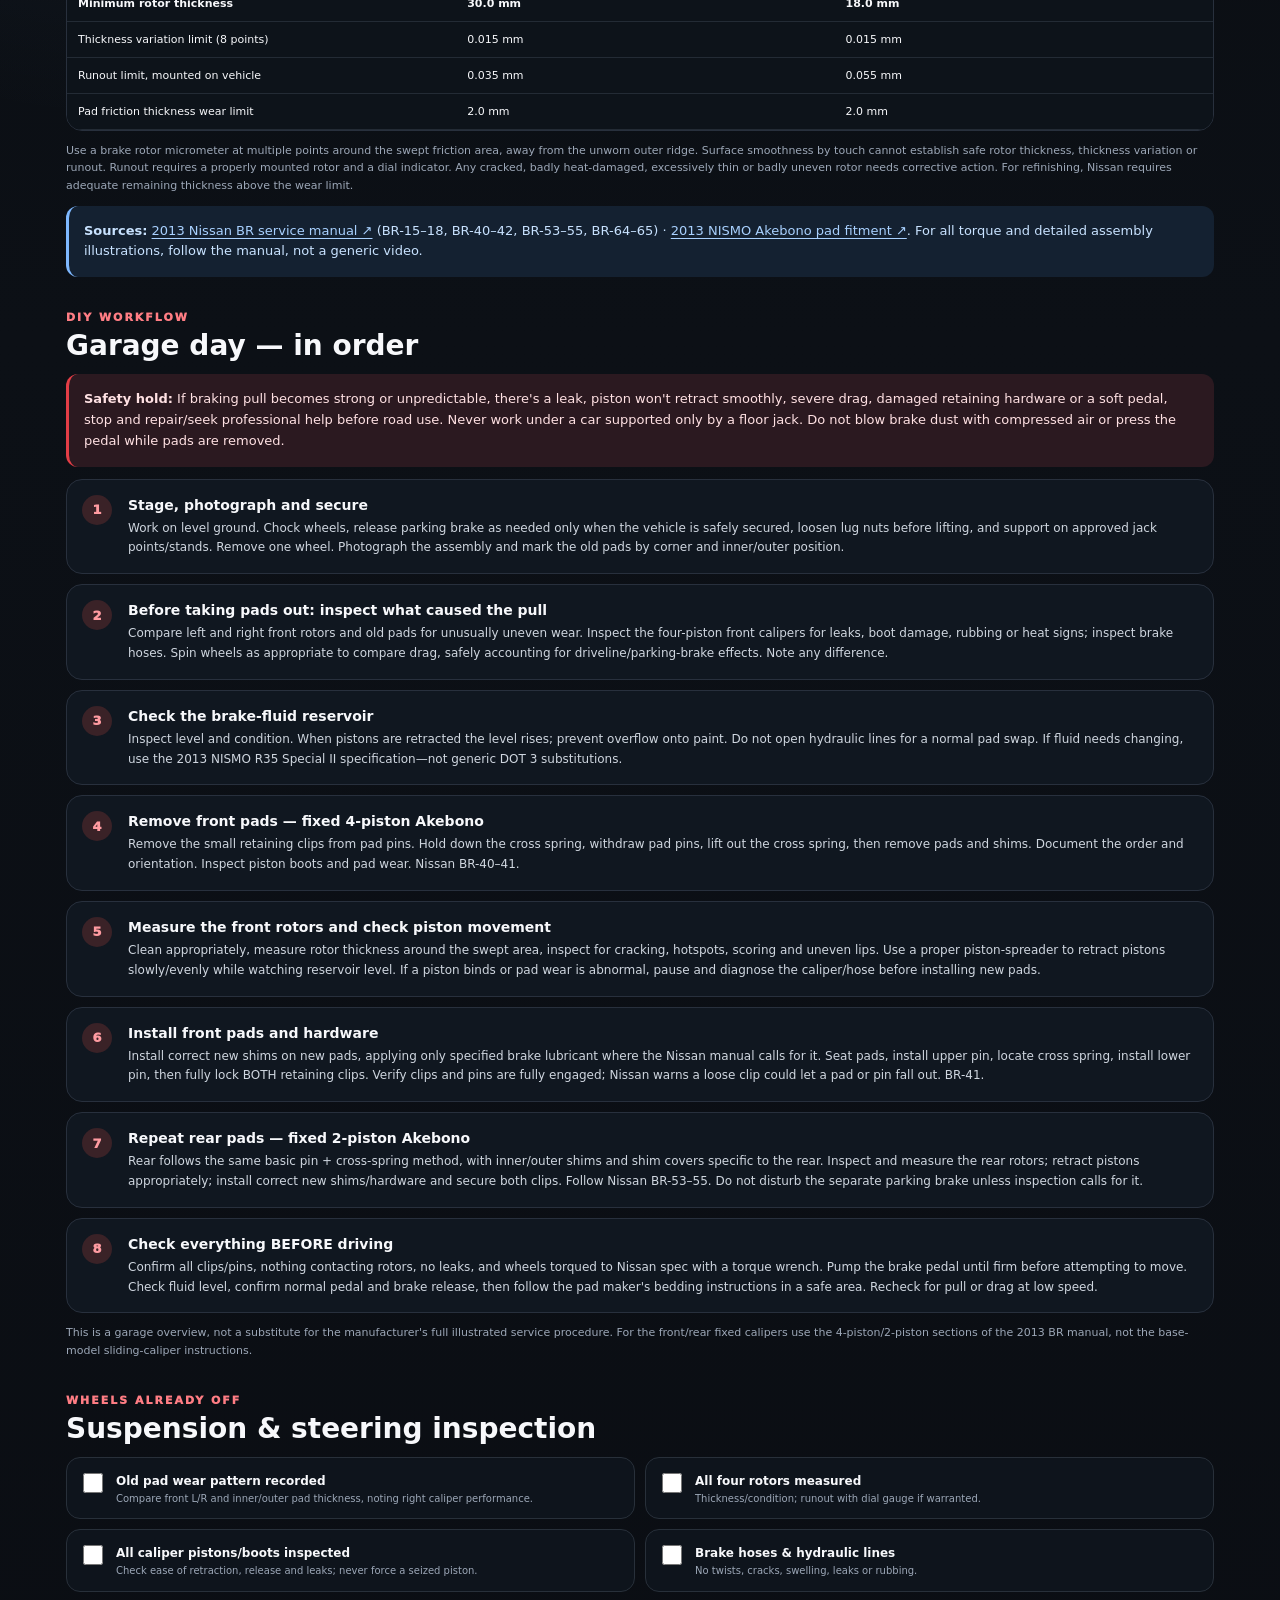
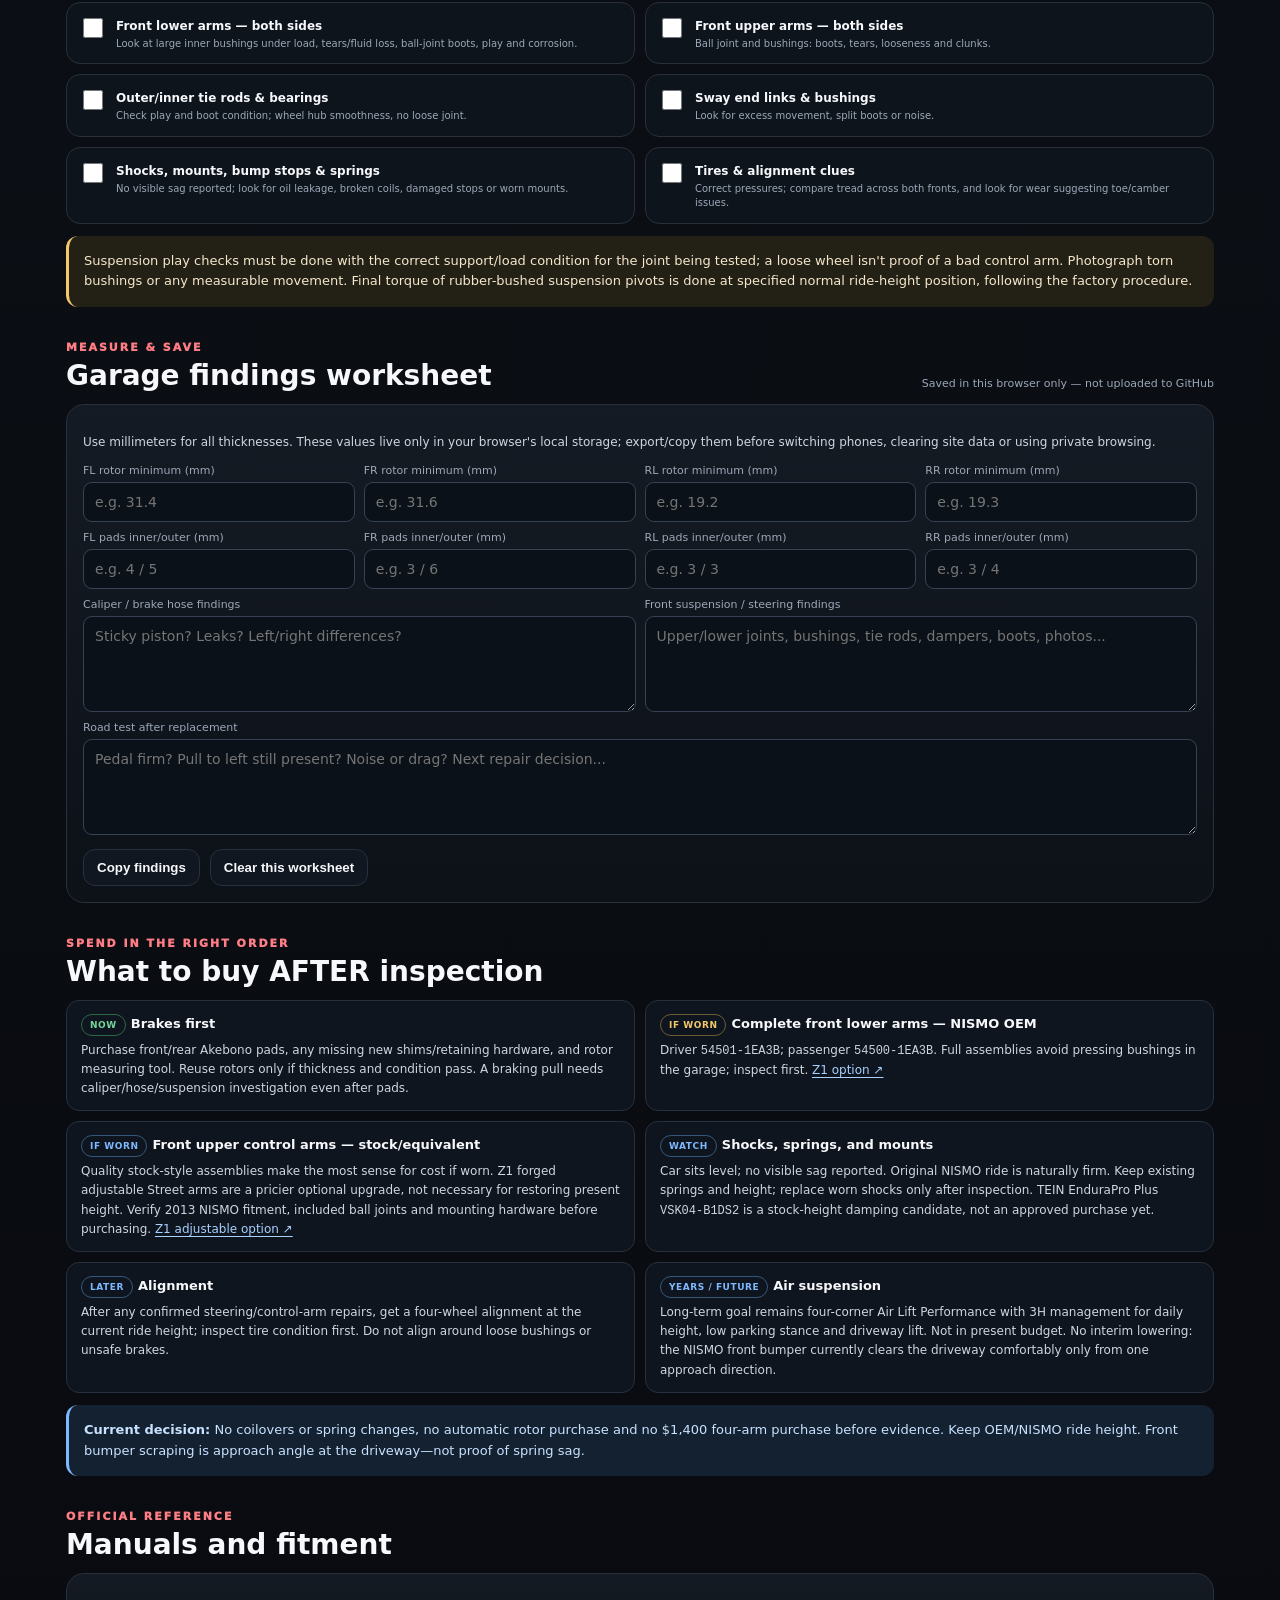
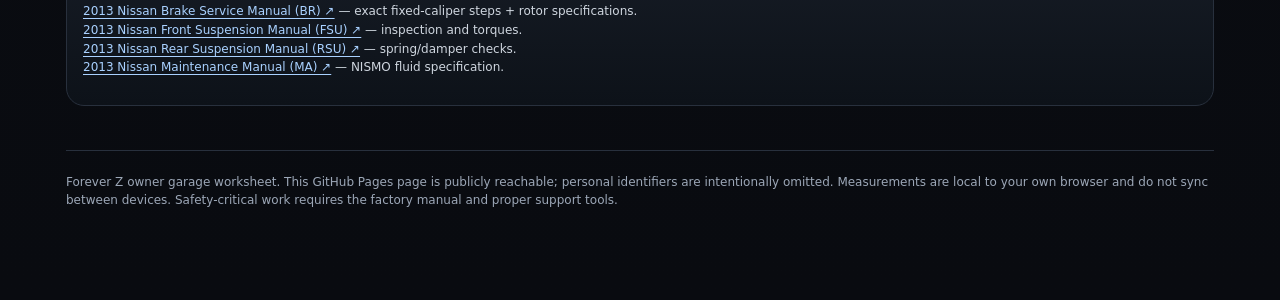
<file: brakes-front-end.html>
<!doctype html>
<html lang="en"><head><meta charset="utf-8"><meta name="viewport" content="width=device-width,initial-scale=1,viewport-fit=cover"><meta name="theme-color" content="#090b0f"><meta name="robots" content="noindex,nofollow"><title>Forever Z // Front Brakes &amp; Suspension</title><link rel="stylesheet" href="site.css">
<style>
.quick{display:flex;gap:8px;flex-wrap:wrap;margin-top:18px}.quick a{border:1px solid var(--line);border-radius:999px;padding:8px 11px;font-size:12px;font-weight:800;background:#141b25}
.stat{border:1px solid var(--line);background:#111821;border-radius:16px;padding:15px}.stat strong{display:block;font-size:18px;margin:3px 0}.stat small{color:var(--muted);font-size:11px}
.callout{padding:15px;border-left:3px solid var(--amber);border-radius:12px;background:#232016;font-size:13px;line-height:1.6;color:#f5e7cc}.callout.red{background:#2b1920;border-left-color:var(--red);color:#ffe1e3}.callout.blue{background:#142131;border-left-color:var(--blue);color:#c8e2ff}
.steplist{counter-reset:work;display:grid;gap:10px}.workstep{counter-increment:work;display:grid;grid-template-columns:33px minmax(0,1fr);gap:13px;padding:15px;background:#101720;border:1px solid var(--line);border-radius:16px}.workstep:before{content:counter(work);display:grid;place-items:center;width:30px;height:30px;border-radius:50%;background:#3a2227;color:#ff9ba1;font-size:13px;font-weight:950}.workstep b{font-size:14px}.workstep p{margin:5px 0 0;color:var(--soft);font-size:12px;line-height:1.65}
.tool-list{margin:0;padding-left:20px}.tool-list li{font-size:13px;color:var(--soft);line-height:1.6;margin:6px 0}
.log-grid{display:grid;grid-template-columns:repeat(4,minmax(0,1fr));gap:9px}.log-grid label{font-size:11px;color:var(--muted)}.log-grid input,.log-grid select,.log-grid textarea{display:block;margin-top:5px;width:100%;min-width:0;color:#f7f8fb;background:#0b1118;border:1px solid #374253;border-radius:9px;padding:11px;font:inherit;font-size:14px}.log-grid textarea{min-height:96px}.span4{grid-column:span 4}.span2{grid-column:span 2}
.grid-table{width:100%;border-collapse:collapse}.grid-table th,.grid-table td{padding:10px;text-align:left;border-bottom:1px solid #27313d;font-size:12px;vertical-align:top}.grid-table th{color:#aeb8c5;font-size:10px;text-transform:uppercase}.grid-table tr:last-child td{border-bottom:0}
.inline-link{text-decoration:underline;text-underline-offset:3px;color:#a9d1ff}.small{font-size:11px;color:var(--muted);line-height:1.6}.decision{padding:12px 14px;border:1px solid var(--line);background:#0e151e;border-radius:13px}.decision strong{font-size:13px}.decision p{color:var(--soft);font-size:12px;line-height:1.6;margin:5px 0 0}
@media(max-width:700px){.log-grid{grid-template-columns:repeat(2,minmax(0,1fr))}.span4{grid-column:span 2}.span2{grid-column:span 2}}
</style></head>
<body><div class="shell"><div class="topbar"><div class="toplinks"><a class="btn" href="./">Mission Control</a><a class="btn" href="maintenance.html">Maintenance</a><a class="btn" href="chassis.html">Chassis / Air</a><a class="btn" href="brakes-front-end.html">Brakes / Front End</a></div></div>
<header class="hero"><div class="eyebrow">FOREVER Z · OWNER GARAGE PLAYBOOK · UPDATED OCT 18, 2026</div><h1>Front Brakes<br>&amp; Suspension</h1><p class="lead">2013 370Z NISMO 6MT · Akebono Sport brakes · Keep factory NISMO height. Replace pads on all four wheels, measure the rotors, identify the slight left pull under braking, then decide which suspension parts really need money.</p>
<div class="quick"><a href="#order">Shopping list</a><a href="#garage">DIY pad steps</a><a href="#limits">Rotor specs</a><a href="#inspect">Front-end inspection</a><a href="#log">Measurements</a><a href="#decisions">Repair decisions</a></div></header>
<section><div class="section-head"><div><div class="eyebrow">STARTING POINT</div><h2>What we actually know</h2></div><span class="muted">Last professional inspection: Oct 13, 2026 · 144,623 miles</span></div>
<div class="grid four">
<div class="stat"><span class="pill warn">SYMPTOM</span><strong>Small left pull</strong><small>Only under braking; no steering-wheel shake.</small></div>
<div class="stat"><span class="pill good">NORMAL</span><strong>Tracks straight</strong><small>Car cruises straight when not braking.</small></div>
<div class="stat"><span class="pill warn">KNOWN</span><strong>Rear pads ~30%</strong><small>Redemption inspection. Front pad thickness not documented.</small></div>
<div class="stat"><span class="pill info">NOT MEASURED</span><strong>Rotors feel smooth</strong><small>No obvious gouges by touch; thickness/runout not yet checked.</small></div>
</div>
<div class="callout" style="margin-top:12px"><b>Working theory, not diagnosis:</b> right-side under-braking / left-side over-braking, a dragging or sticking Akebono piston, brake hose issue, or front lower control-arm bushing movement can cause a pull. Alignment and tires are still possibilities. Replacing pads alone does not prove the pull is fixed.</div>
</section>
<section id="order"><div class="section-head"><div><div class="eyebrow">BUY ONLY WHAT WE NEED FIRST</div><h2>Pad + garage shopping list</h2></div></div>
<div class="grid two">
<div class="card"><span class="pill good">PLANNED · NOT ORDERED</span><h3>Front pads — Akebono ProACT ACT1346</h3><p>One front-axle set covers both front wheels; 4-piston Akebono calipers. Compare RockAuto pricing and verify Sport/NISMO fitment before checkout.</p><p><a class="btn" href="https://www.rockauto.com/en/catalog/nissan,2013,370z,3.7l+v6,1503925,brake+%26+wheel+hub,brake+pad,1684" target="_blank" rel="noopener">Find on RockAuto ↗</a></p></div>
<div class="card"><span class="pill good">PLANNED · NOT ORDERED</span><h3>Rear pads — Akebono ProACT ACT1347</h3><p>One rear-axle set covers both rear wheels; 2-piston Akebono calipers. Documented rears ~30% remaining; owner plans to replace both axles.</p><p><a class="btn" href="https://www.tirerack.com/brakes/results.jsp?autoMake=Nissan&amp;autoModel=370Z+Nismo&amp;autoYear=2013" target="_blank" rel="noopener">Confirm pad fitment ↗</a></p></div>
<div class="card"><span class="pill warn">CHECK PAD BOX</span><h3>Shims, clips and pad pins</h3><p>The factory procedure calls for new shims with new pads. Confirm the chosen sets include compatible shims; buy separate correct hardware if needed. Inspect retaining pins, cross springs and clips for damage or corrosion; replace as needed. Do not omit a retaining clip.</p></div>
<div class="card"><span class="pill info">MEASURE FIRST</span><h3>Rotors and brake fluid</h3><p><b>No rotors ordered yet.</b> Check each rotor with a micrometer and inspect its surface. Pad-only work does not require disconnecting hydraulic lines. If hydraulic service is necessary, use Nissan's NISMO-specified R35 Special II brake fluid and the factory bleeding procedure.</p></div>
</div>
<div class="grid two" style="margin-top:10px"><div class="card"><h3>Essential tools</h3><ul class="tool-list"><li>Jack, rated jack stands, wheel chocks, lug socket and torque wrench.</li><li>Rotor micrometer; dial indicator if checking runout.</li><li>Pad/piston spreader suitable for multi-piston fixed calipers.</li><li>Small pliers, pin punch suitable for pad pins, brake-safe cleaner, clean rags and protective equipment.</li></ul></div>
<div class="card"><h3>Consumables</h3><ul class="tool-list"><li>Correct new shims; any worn retaining clips/pins/springs.</li><li>Factory-approved/suitable high-temp brake hardware lubricant, <b>only</b> on the specified contact surfaces.</li><li>Do not put lubricant on pads' friction faces or rotors.</li><li>Optional: notebook or photos before disassembly.</li></ul></div></div>
</section>
<section id="limits"><div class="section-head"><div><div class="eyebrow">NISSAN SERVICE MANUAL · BR-64/65</div><h2>Actual Akebono rotor limits</h2></div></div>
<div class="tablewrap"><table class="table"><thead><tr><th>Metric</th><th>Front · 4 piston</th><th>Rear · 2 piston</th></tr></thead><tbody>
<tr><td>New rotor nominal</td><td>355 mm diameter × 32 mm thick</td><td>350 mm diameter × 20 mm thick</td></tr>
<tr><td><b>Minimum rotor thickness</b></td><td><b>30.0 mm</b></td><td><b>18.0 mm</b></td></tr>
<tr><td>Thickness variation limit (8 points)</td><td>0.015 mm</td><td>0.015 mm</td></tr>
<tr><td>Runout limit, mounted on vehicle</td><td>0.035 mm</td><td>0.055 mm</td></tr>
<tr><td>Pad friction thickness wear limit</td><td>2.0 mm</td><td>2.0 mm</td></tr></tbody></table></div>
<p class="small">Use a brake rotor micrometer at multiple points around the swept friction area, away from the unworn outer ridge. Surface smoothness by touch cannot establish safe rotor thickness, thickness variation or runout. Runout requires a properly mounted rotor and a dial indicator. Any cracked, badly heat-damaged, excessively thin or badly uneven rotor needs corrective action. For refinishing, Nissan requires adequate remaining thickness above the wear limit.</p>
<div class="callout blue"><b>Sources:</b> <a class="inline-link" href="https://www.nicoclub.com/service-manual?fsm_download=370Z%2FCoupe%2F2013%2FBR.pdf" target="_blank" rel="noopener">2013 Nissan BR service manual ↗</a> (BR-15–18, BR-40–42, BR-53–55, BR-64–65) · <a class="inline-link" href="https://www.tirerack.com/brakes/results.jsp?autoMake=Nissan&amp;autoModel=370Z+Nismo&amp;autoYear=2013" target="_blank" rel="noopener">2013 NISMO Akebono pad fitment ↗</a>. For all torque and detailed assembly illustrations, follow the manual, not a generic video.</div>
</section>
<section id="garage"><div class="section-head"><div><div class="eyebrow">DIY WORKFLOW</div><h2>Garage day — in order</h2></div></div>
<div class="callout red"><b>Safety hold:</b> If braking pull becomes strong or unpredictable, there's a leak, piston won't retract smoothly, severe drag, damaged retaining hardware or a soft pedal, stop and repair/seek professional help before road use. Never work under a car supported only by a floor jack. Do not blow brake dust with compressed air or press the pedal while pads are removed.</div>
<div class="steplist" style="margin-top:12px">
<div class="workstep"><div><b>Stage, photograph and secure</b><p>Work on level ground. Chock wheels, release parking brake as needed only when the vehicle is safely secured, loosen lug nuts before lifting, and support on approved jack points/stands. Remove one wheel. Photograph the assembly and mark the old pads by corner and inner/outer position.</p></div></div>
<div class="workstep"><div><b>Before taking pads out: inspect what caused the pull</b><p>Compare left and right front rotors and old pads for unusually uneven wear. Inspect the four-piston front calipers for leaks, boot damage, rubbing or heat signs; inspect brake hoses. Spin wheels as appropriate to compare drag, safely accounting for driveline/parking-brake effects. Note any difference.</p></div></div>
<div class="workstep"><div><b>Check the brake-fluid reservoir</b><p>Inspect level and condition. When pistons are retracted the level rises; prevent overflow onto paint. Do not open hydraulic lines for a normal pad swap. If fluid needs changing, use the 2013 NISMO R35 Special II specification—not generic DOT 3 substitutions.</p></div></div>
<div class="workstep"><div><b>Remove front pads — fixed 4-piston Akebono</b><p>Remove the small retaining clips from pad pins. Hold down the cross spring, withdraw pad pins, lift out the cross spring, then remove pads and shims. Document the order and orientation. Inspect piston boots and pad wear. Nissan BR-40–41.</p></div></div>
<div class="workstep"><div><b>Measure the front rotors and check piston movement</b><p>Clean appropriately, measure rotor thickness around the swept area, inspect for cracking, hotspots, scoring and uneven lips. Use a proper piston-spreader to retract pistons slowly/evenly while watching reservoir level. If a piston binds or pad wear is abnormal, pause and diagnose the caliper/hose before installing new pads.</p></div></div>
<div class="workstep"><div><b>Install front pads and hardware</b><p>Install correct new shims on new pads, applying only specified brake lubricant where the Nissan manual calls for it. Seat pads, install upper pin, locate cross spring, install lower pin, then fully lock BOTH retaining clips. Verify clips and pins are fully engaged; Nissan warns a loose clip could let a pad or pin fall out. BR-41.</p></div></div>
<div class="workstep"><div><b>Repeat rear pads — fixed 2-piston Akebono</b><p>Rear follows the same basic pin + cross-spring method, with inner/outer shims and shim covers specific to the rear. Inspect and measure the rear rotors; retract pistons appropriately; install correct new shims/hardware and secure both clips. Follow Nissan BR-53–55. Do not disturb the separate parking brake unless inspection calls for it.</p></div></div>
<div class="workstep"><div><b>Check everything BEFORE driving</b><p>Confirm all clips/pins, nothing contacting rotors, no leaks, and wheels torqued to Nissan spec with a torque wrench. Pump the brake pedal until firm before attempting to move. Check fluid level, confirm normal pedal and brake release, then follow the pad maker's bedding instructions in a safe area. Recheck for pull or drag at low speed.</p></div></div>
</div>
<p class="small">This is a garage overview, not a substitute for the manufacturer's full illustrated service procedure. For the front/rear fixed calipers use the 4-piston/2-piston sections of the 2013 BR manual, not the base-model sliding-caliper instructions.</p>
</section>
<section id="inspect"><div class="section-head"><div><div class="eyebrow">WHEELS ALREADY OFF</div><h2>Suspension &amp; steering inspection</h2></div></div>
<div class="grid two">
<label class="check"><input type="checkbox" data-fz-check="c-brakepads"><div><b>Old pad wear pattern recorded</b><small>Compare front L/R and inner/outer pad thickness, noting right caliper performance.</small></div></label>
<label class="check"><input type="checkbox" data-fz-check="c-rotors"><div><b>All four rotors measured</b><small>Thickness/condition; runout with dial gauge if warranted.</small></div></label>
<label class="check"><input type="checkbox" data-fz-check="c-calipers"><div><b>All caliper pistons/boots inspected</b><small>Check ease of retraction, release and leaks; never force a seized piston.</small></div></label>
<label class="check"><input type="checkbox" data-fz-check="c-hoses"><div><b>Brake hoses &amp; hydraulic lines</b><small>No twists, cracks, swelling, leaks or rubbing.</small></div></label>
<label class="check"><input type="checkbox" data-fz-check="c-lower"><div><b>Front lower arms — both sides</b><small>Look at large inner bushings under load, tears/fluid loss, ball-joint boots, play and corrosion.</small></div></label>
<label class="check"><input type="checkbox" data-fz-check="c-upper"><div><b>Front upper arms — both sides</b><small>Ball joint and bushings: boots, tears, looseness and clunks.</small></div></label>
<label class="check"><input type="checkbox" data-fz-check="c-steering"><div><b>Outer/inner tie rods &amp; bearings</b><small>Check play and boot condition; wheel hub smoothness, no loose joint.</small></div></label>
<label class="check"><input type="checkbox" data-fz-check="c-sway"><div><b>Sway end links &amp; bushings</b><small>Look for excess movement, split boots or noise.</small></div></label>
<label class="check"><input type="checkbox" data-fz-check="c-dampers"><div><b>Shocks, mounts, bump stops &amp; springs</b><small>No visible sag reported; look for oil leakage, broken coils, damaged stops or worn mounts.</small></div></label>
<label class="check"><input type="checkbox" data-fz-check="c-tires"><div><b>Tires &amp; alignment clues</b><small>Correct pressures; compare tread across both fronts, and look for wear suggesting toe/camber issues.</small></div></label>
</div>
<div class="callout" style="margin-top:12px">Suspension play checks must be done with the correct support/load condition for the joint being tested; a loose wheel isn't proof of a bad control arm. Photograph torn bushings or any measurable movement. Final torque of rubber-bushed suspension pivots is done at specified normal ride-height position, following the factory procedure.</div>
</section>
<section id="log"><div class="section-head"><div><div class="eyebrow">MEASURE &amp; SAVE</div><h2>Garage findings worksheet</h2></div><span class="muted">Saved in this browser only — not uploaded to GitHub</span></div>
<div class="card"><p class="small">Use millimeters for all thicknesses. These values live only in your browser's local storage; export/copy them before switching phones, clearing site data or using private browsing.</p>
<div class="log-grid">
<label>FL rotor minimum (mm)<input data-fz-measure="flrotor" inputmode="decimal" placeholder="e.g. 31.4"></label>
<label>FR rotor minimum (mm)<input data-fz-measure="frrotor" inputmode="decimal" placeholder="e.g. 31.6"></label>
<label>RL rotor minimum (mm)<input data-fz-measure="rlrotor" inputmode="decimal" placeholder="e.g. 19.2"></label>
<label>RR rotor minimum (mm)<input data-fz-measure="rrrotor" inputmode="decimal" placeholder="e.g. 19.3"></label>
<label>FL pads inner/outer (mm)<input data-fz-measure="flpads" placeholder="e.g. 4 / 5"></label>
<label>FR pads inner/outer (mm)<input data-fz-measure="frpads" placeholder="e.g. 3 / 6"></label>
<label>RL pads inner/outer (mm)<input data-fz-measure="rlpads" placeholder="e.g. 3 / 3"></label>
<label>RR pads inner/outer (mm)<input data-fz-measure="rrpads" placeholder="e.g. 3 / 4"></label>
<label class="span2">Caliper / brake hose findings<textarea data-fz-measure="calipers" placeholder="Sticky piston? Leaks? Left/right differences?"></textarea></label>
<label class="span2">Front suspension / steering findings<textarea data-fz-measure="suspension" placeholder="Upper/lower joints, bushings, tie rods, dampers, boots, photos..."></textarea></label>
<label class="span4">Road test after replacement<textarea data-fz-measure="roadtest" placeholder="Pedal firm? Pull to left still present? Noise or drag? Next repair decision..."></textarea></label>
</div><div style="display:flex;gap:10px;flex-wrap:wrap;margin-top:14px"><button class="btn" type="button" id="fz-copy-log">Copy findings</button><button class="btn" type="button" id="fz-clear-log">Clear this worksheet</button><span class="small" id="fz-log-status" aria-live="polite"></span></div></div>
</section>
<section id="decisions"><div class="section-head"><div><div class="eyebrow">SPEND IN THE RIGHT ORDER</div><h2>What to buy AFTER inspection</h2></div></div>
<div class="grid two">
<div class="decision"><span class="pill good">NOW</span><strong>Brakes first</strong><p>Purchase front/rear Akebono pads, any missing new shims/retaining hardware, and rotor measuring tool. Reuse rotors only if thickness and condition pass. A braking pull needs caliper/hose/suspension investigation even after pads.</p></div>
<div class="decision"><span class="pill warn">IF WORN</span><strong>Complete front lower arms — NISMO OEM</strong><p>Driver <code>54501-1EA3B</code>; passenger <code>54500-1EA3B</code>. Full assemblies avoid pressing bushings in the garage; inspect first. <a class="inline-link" href="https://www.z1motorsports.com/front-suspension/nissan/oem-370z-front-lower-control-arm-assembly-nismo-p-26574.html" target="_blank" rel="noopener">Z1 option ↗</a></p></div>
<div class="decision"><span class="pill info">IF WORN</span><strong>Front upper control arms — stock/equivalent</strong><p>Quality stock-style assemblies make the most sense for cost if worn. Z1 forged adjustable Street arms are a pricier optional upgrade, not necessary for restoring present height. Verify 2013 NISMO fitment, included ball joints and mounting hardware before purchasing. <a class="inline-link" href="https://www.z1motorsports.com/control-arms/z1-motorsports/z1-370z-g37-forged-front-upper-control-arms-p-47498.html" target="_blank" rel="noopener">Z1 adjustable option ↗</a></p></div>
<div class="decision"><span class="pill info">WATCH</span><strong>Shocks, springs, and mounts</strong><p>Car sits level; no visible sag reported. Original NISMO ride is naturally firm. Keep existing springs and height; replace worn shocks only after inspection. TEIN EnduraPro Plus <code>VSK04-B1DS2</code> is a stock-height damping candidate, not an approved purchase yet.</p></div>
<div class="decision"><span class="pill info">LATER</span><strong>Alignment</strong><p>After any confirmed steering/control-arm repairs, get a four-wheel alignment at the current ride height; inspect tire condition first. Do not align around loose bushings or unsafe brakes.</p></div>
<div class="decision"><span class="pill info">YEARS / FUTURE</span><strong>Air suspension</strong><p>Long-term goal remains four-corner Air Lift Performance with 3H management for daily height, low parking stance and driveway lift. Not in present budget. No interim lowering: the NISMO front bumper currently clears the driveway comfortably only from one approach direction.</p></div>
</div>
<div class="callout blue" style="margin-top:12px"><b>Current decision:</b> No coilovers or spring changes, no automatic rotor purchase and no $1,400 four-arm purchase before evidence. Keep OEM/NISMO ride height. Front bumper scraping is approach angle at the driveway—not proof of spring sag.</div>
</section>
<section><div class="section-head"><div><div class="eyebrow">OFFICIAL REFERENCE</div><h2>Manuals and fitment</h2></div></div><div class="card"><p><a class="inline-link" href="https://www.nicoclub.com/service-manual?fsm_download=370Z%2FCoupe%2F2013%2FBR.pdf" target="_blank" rel="noopener">2013 Nissan Brake Service Manual (BR) ↗</a> — exact fixed-caliper steps + rotor specifications.<br><a class="inline-link" href="https://www.nicoclub.com/service-manual?fsm_download=370Z%2FCoupe%2F2013%2FFSU.pdf" target="_blank" rel="noopener">2013 Nissan Front Suspension Manual (FSU) ↗</a> — inspection and torques.<br><a class="inline-link" href="https://www.nicoclub.com/service-manual?fsm_download=370Z%2FCoupe%2F2013%2FRSU.pdf" target="_blank" rel="noopener">2013 Nissan Rear Suspension Manual (RSU) ↗</a> — spring/damper checks.<br><a class="inline-link" href="https://www.nicoclub.com/service-manual?fsm_download=370Z%2FCoupe%2F2013%2FMA.pdf" target="_blank" rel="noopener">2013 Nissan Maintenance Manual (MA) ↗</a> — NISMO fluid specification.</p></div></section>
<footer class="footer">Forever Z owner garage worksheet. This GitHub Pages page is publicly reachable; personal identifiers are intentionally omitted. Measurements are local to your own browser and do not sync between devices. Safety-critical work requires the factory manual and proper support tools.</footer>
<script src="site-extra.js"></script>
<script>
(()=>{const f='forever-z-brakes-measure:',els=[...document.querySelectorAll('[data-fz-measure]')],status=document.getElementById('fz-log-status');els.forEach(el=>{el.value=localStorage.getItem(f+el.dataset.fzMeasure)||'';el.addEventListener('input',()=>{localStorage.setItem(f+el.dataset.fzMeasure,el.value);status.textContent='Saved on this device';})});document.getElementById('fz-copy-log').addEventListener('click',async()=>{const txt=['Forever Z — DIY front brakes / suspension findings',...els.map(el=>el.closest('label').textContent.trim()+': '+(el.value||'not recorded'))].join('\n');try{await navigator.clipboard.writeText(txt);status.textContent='Copied findings';}catch{status.textContent='Copy blocked; select measurements manually';}});document.getElementById('fz-clear-log').addEventListener('click',()=>{if(!confirm('Clear saved brake measurements on this device?'))return;els.forEach(el=>{el.value='';localStorage.removeItem(f+el.dataset.fzMeasure)});status.textContent='Worksheet cleared';});})();
</script></div></body></html>
</file>
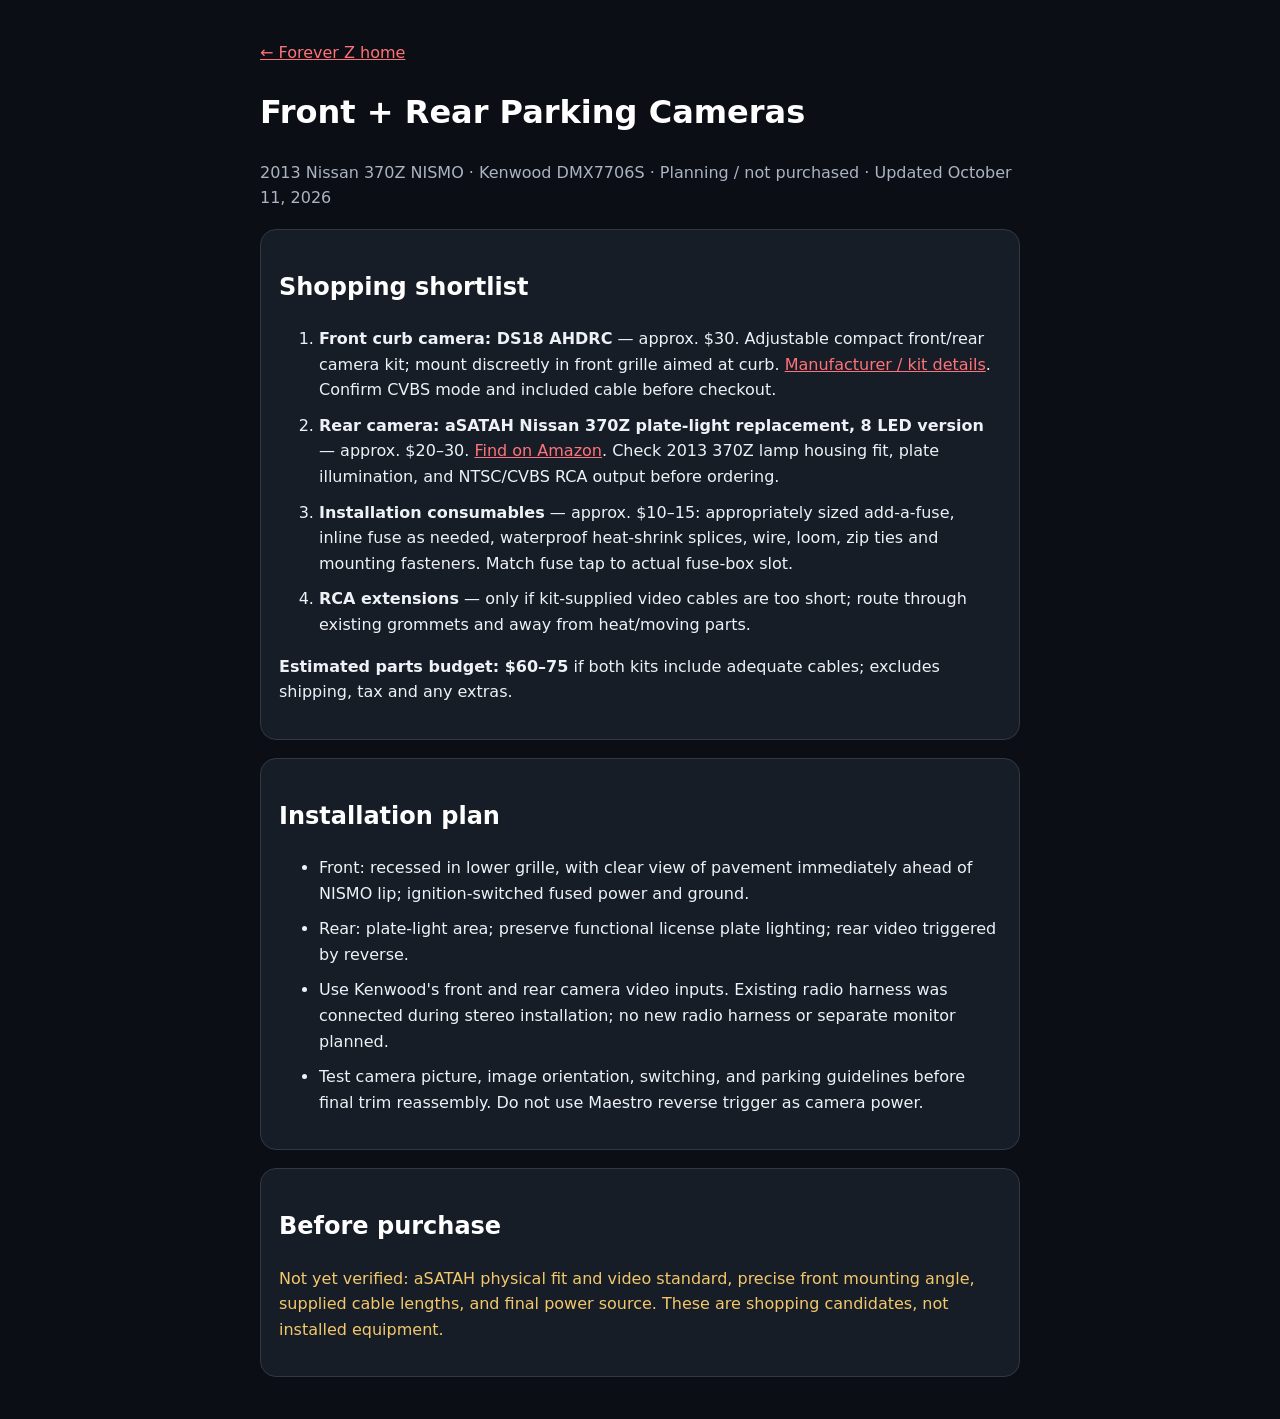
<file: camera-upgrade.html>
<!doctype html><html lang="en"><meta charset="utf-8"><meta name="viewport" content="width=device-width,initial-scale=1"><title>Forever Z | Camera Upgrade Shopping List</title><style>body{background:#0b0e14;color:#eef1f5;font:16px system-ui;margin:auto;max-width:760px;padding:24px;line-height:1.6}a{color:#ff7279}h1,h2{color:#fff}section{background:#171d27;border:1px solid #303846;border-radius:16px;padding:18px;margin:18px 0}.muted{color:#aab4c2}.tag{color:#f3c86a}li{margin:10px 0}</style><p><a href="./">← Forever Z home</a></p><h1>Front + Rear Parking Cameras</h1><p class="muted">2013 Nissan 370Z NISMO · Kenwood DMX7706S · Planning / not purchased · Updated October 11, 2026</p><section><h2>Shopping shortlist</h2><ol><li><b>Front curb camera: DS18 AHDRC</b> — approx. $30. Adjustable compact front/rear camera kit; mount discreetly in front grille aimed at curb. <a href="https://ds18.com/products/ahdrc">Manufacturer / kit details</a>. Confirm CVBS mode and included cable before checkout.</li><li><b>Rear camera: aSATAH Nissan 370Z plate-light replacement, 8 LED version</b> — approx. $20–30. <a href="https://www.amazon.com/s?k=aSATAH+8+LED+370Z+backup+camera">Find on Amazon</a>. Check 2013 370Z lamp housing fit, plate illumination, and NTSC/CVBS RCA output before ordering.</li><li><b>Installation consumables</b> — approx. $10–15: appropriately sized add-a-fuse, inline fuse as needed, waterproof heat-shrink splices, wire, loom, zip ties and mounting fasteners. Match fuse tap to actual fuse-box slot.</li><li><b>RCA extensions</b> — only if kit-supplied video cables are too short; route through existing grommets and away from heat/moving parts.</li></ol><p><b>Estimated parts budget: $60–75</b> if both kits include adequate cables; excludes shipping, tax and any extras.</p></section><section><h2>Installation plan</h2><ul><li>Front: recessed in lower grille, with clear view of pavement immediately ahead of NISMO lip; ignition-switched fused power and ground.</li><li>Rear: plate-light area; preserve functional license plate lighting; rear video triggered by reverse.</li><li>Use Kenwood's front and rear camera video inputs. Existing radio harness was connected during stereo installation; no new radio harness or separate monitor planned.</li><li>Test camera picture, image orientation, switching, and parking guidelines before final trim reassembly. Do not use Maestro reverse trigger as camera power.</li></ul></section><section><h2>Before purchase</h2><p class="tag">Not yet verified: aSATAH physical fit and video standard, precise front mounting angle, supplied cable lengths, and final power source. These are shopping candidates, not installed equipment.</p></section>
</file>
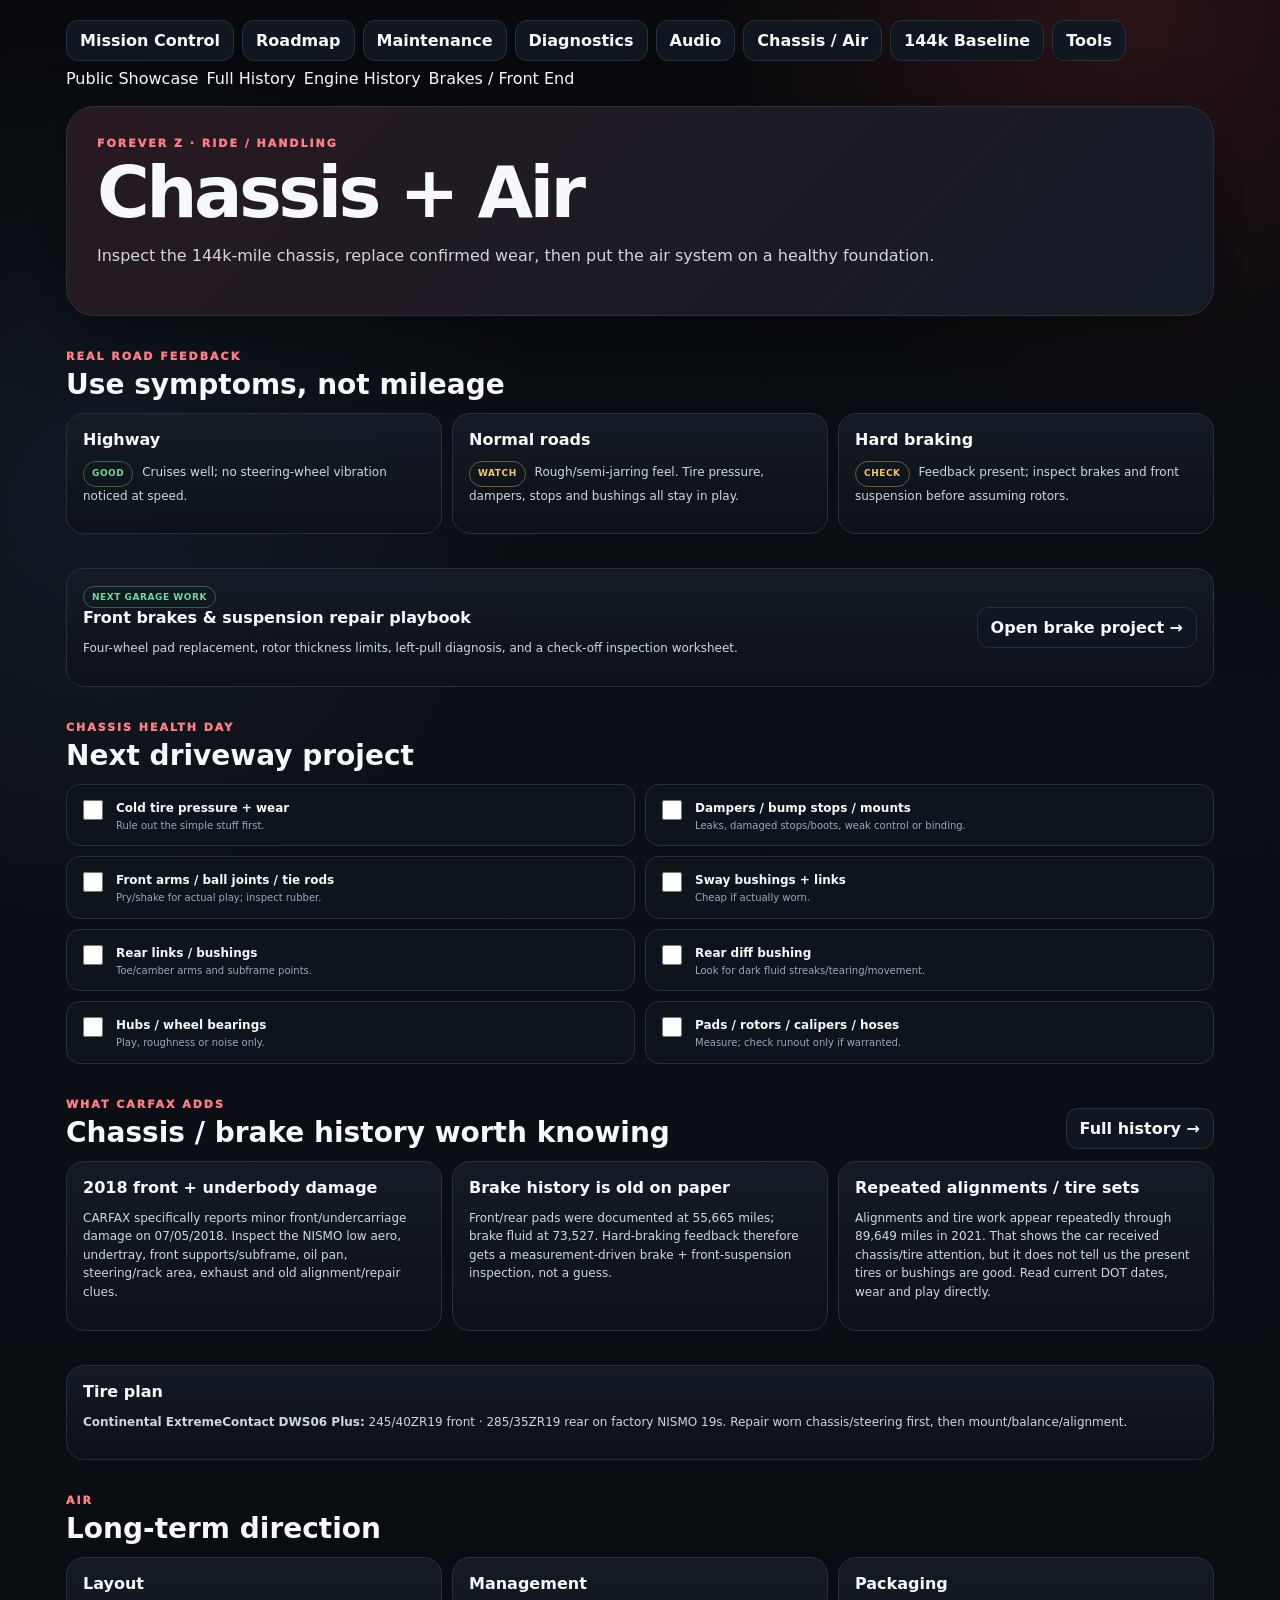
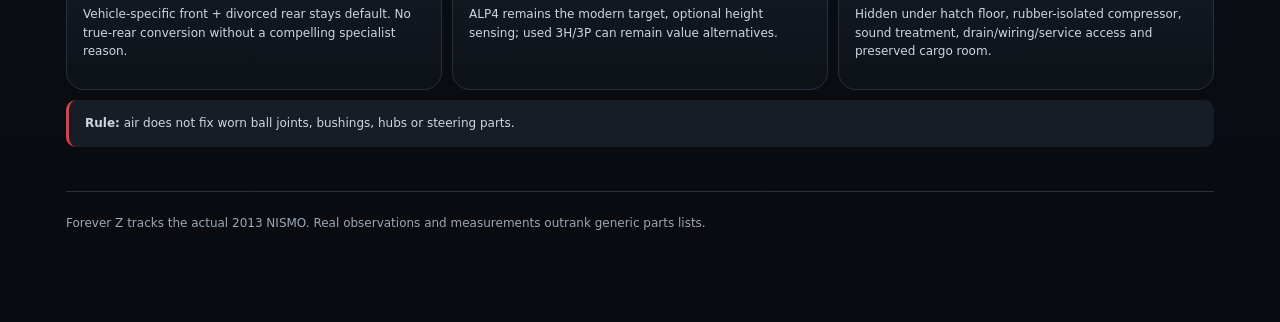
<file: chassis.html>
<!doctype html><html lang="en"><head><meta charset="utf-8"><meta name="viewport" content="width=device-width,initial-scale=1,viewport-fit=cover"><meta name="theme-color" content="#090b0f"><title>Forever Z // Chassis + Air</title><link rel="stylesheet" href="site.css"></head><body><div class="shell"><div class="topbar"><div class="toplinks"><a class="btn" href="./">Mission Control</a><a class="btn" href="roadmap.html">Roadmap</a><a class="btn" href="maintenance.html">Maintenance</a><a class="btn" href="diagnostics.html">Diagnostics</a><a class="btn" href="audio.html">Audio</a><a class="btn" href="chassis.html">Chassis / Air</a><a class="btn" href="baseline.html">144k Baseline</a><a class="btn" href="tools.html">Tools</a></div></div><header class="hero"><div class="eyebrow">FOREVER Z · RIDE / HANDLING</div><h1>Chassis + Air</h1><p class="lead">Inspect the 144k-mile chassis, replace confirmed wear, then put the air system on a healthy foundation.</p></header>
<section><div class="section-head"><div><div class="eyebrow">REAL ROAD FEEDBACK</div><h2>Use symptoms, not mileage</h2></div></div><div class="grid three"><div class="card"><h3>Highway</h3><p><span class="pill good">GOOD</span> Cruises well; no steering-wheel vibration noticed at speed.</p></div><div class="card"><h3>Normal roads</h3><p><span class="pill warn">WATCH</span> Rough/semi-jarring feel. Tire pressure, dampers, stops and bushings all stay in play.</p></div><div class="card"><h3>Hard braking</h3><p><span class="pill warn">CHECK</span> Feedback present; inspect brakes and front suspension before assuming rotors.</p></div></div></section>
<section><div class="card" style="display:flex;gap:12px;align-items:center;justify-content:space-between;flex-wrap:wrap"><div><span class="pill good">NEXT GARAGE WORK</span><h3>Front brakes &amp; suspension repair playbook</h3><p>Four-wheel pad replacement, rotor thickness limits, left-pull diagnosis, and a check-off inspection worksheet.</p></div><a class="btn" href="brakes-front-end.html">Open brake project →</a></div></section><section><div class="section-head"><div><div class="eyebrow">CHASSIS HEALTH DAY</div><h2>Next driveway project</h2></div></div><div class="grid two"><label class="check"><input data-fz-check="tires" type="checkbox"><div><b>Cold tire pressure + wear</b><small>Rule out the simple stuff first.</small></div></label><label class="check"><input data-fz-check="dampers" type="checkbox"><div><b>Dampers / bump stops / mounts</b><small>Leaks, damaged stops/boots, weak control or binding.</small></div></label><label class="check"><input data-fz-check="front" type="checkbox"><div><b>Front arms / ball joints / tie rods</b><small>Pry/shake for actual play; inspect rubber.</small></div></label><label class="check"><input data-fz-check="sway" type="checkbox"><div><b>Sway bushings + links</b><small>Cheap if actually worn.</small></div></label><label class="check"><input data-fz-check="rear" type="checkbox"><div><b>Rear links / bushings</b><small>Toe/camber arms and subframe points.</small></div></label><label class="check"><input data-fz-check="diff" type="checkbox"><div><b>Rear diff bushing</b><small>Look for dark fluid streaks/tearing/movement.</small></div></label><label class="check"><input data-fz-check="hubs" type="checkbox"><div><b>Hubs / wheel bearings</b><small>Play, roughness or noise only.</small></div></label><label class="check"><input data-fz-check="brakes" type="checkbox"><div><b>Pads / rotors / calipers / hoses</b><small>Measure; check runout only if warranted.</small></div></label></div></section>
<section><div class="section-head"><div><div class="eyebrow">WHAT CARFAX ADDS</div><h2>Chassis / brake history worth knowing</h2></div><a class="btn" href="history.html">Full history →</a></div><div class="grid three">
<div class="card"><h3>2018 front + underbody damage</h3><p>CARFAX specifically reports minor front/undercarriage damage on 07/05/2018. Inspect the NISMO low aero, undertray, front supports/subframe, oil pan, steering/rack area, exhaust and old alignment/repair clues.</p></div>
<div class="card"><h3>Brake history is old on paper</h3><p>Front/rear pads were documented at 55,665 miles; brake fluid at 73,527. Hard-braking feedback therefore gets a measurement-driven brake + front-suspension inspection, not a guess.</p></div>
<div class="card"><h3>Repeated alignments / tire sets</h3><p>Alignments and tire work appear repeatedly through 89,649 miles in 2021. That shows the car received chassis/tire attention, but it does not tell us the present tires or bushings are good. Read current DOT dates, wear and play directly.</p></div>
</div></section><section><div class="card"><h3>Tire plan</h3><p><b>Continental ExtremeContact DWS06 Plus:</b> 245/40ZR19 front · 285/35ZR19 rear on factory NISMO 19s. Repair worn chassis/steering first, then mount/balance/alignment.</p></div></section>
<section><div class="section-head"><div><div class="eyebrow">AIR</div><h2>Long-term direction</h2></div></div><div class="grid three"><div class="card"><h3>Layout</h3><p>Vehicle-specific front + divorced rear stays default. No true-rear conversion without a compelling specialist reason.</p></div><div class="card"><h3>Management</h3><p>ALP4 remains the modern target, optional height sensing; used 3H/3P can remain value alternatives.</p></div><div class="card"><h3>Packaging</h3><p>Hidden under hatch floor, rubber-isolated compressor, sound treatment, drain/wiring/service access and preserved cargo room.</p></div></div><div class="note" style="margin-top:10px"><b>Rule:</b> air does not fix worn ball joints, bushings, hubs or steering parts.</div></section><footer class="footer">Forever Z tracks the actual 2013 NISMO. Real observations and measurements outrank generic parts lists.</footer><script src="site-extra.js"></script></div></body></html>
</file>
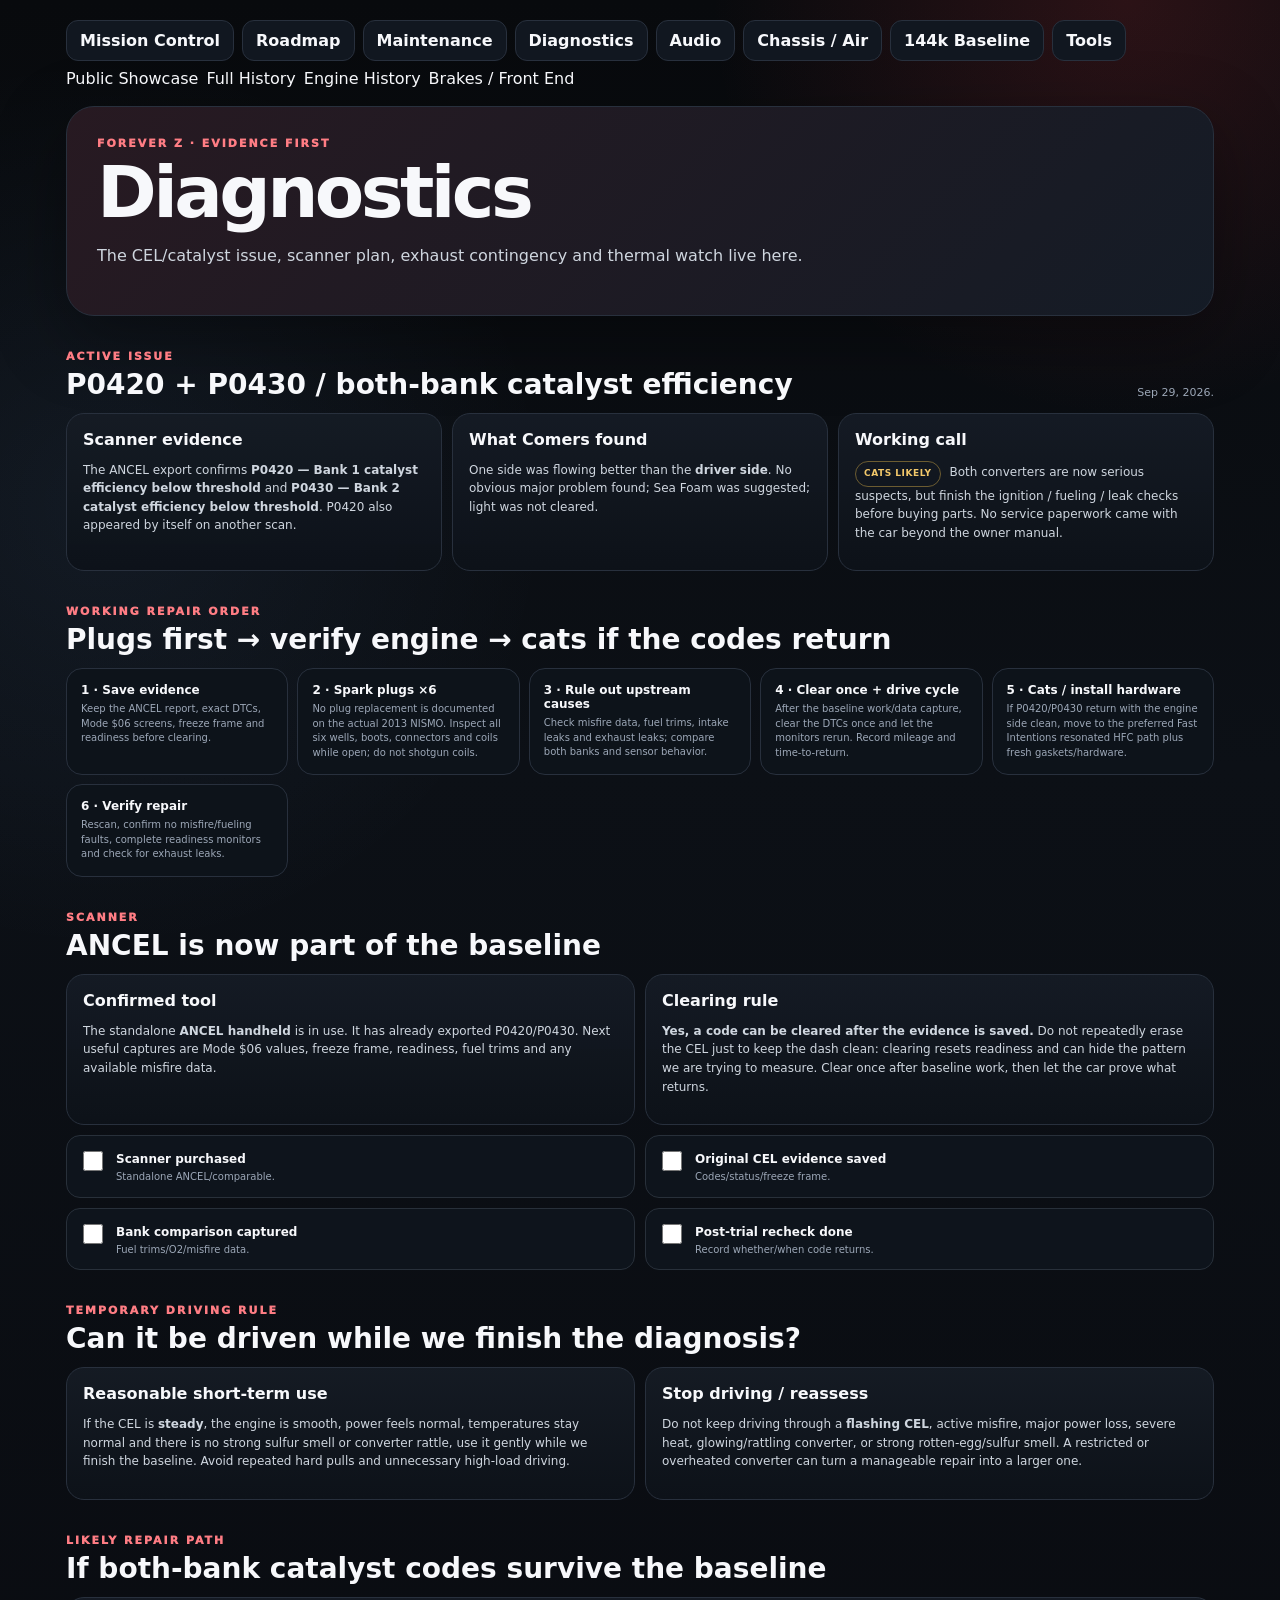
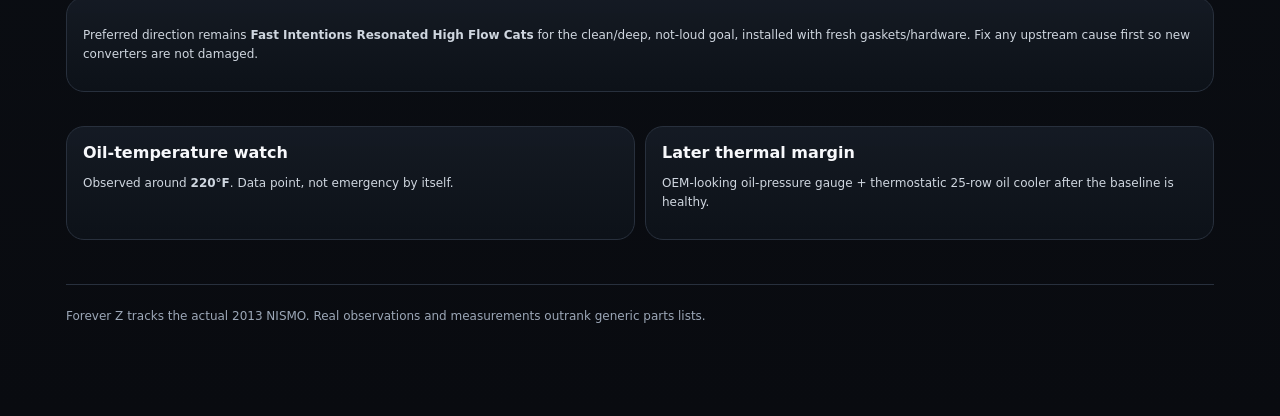
<file: diagnostics.html>
<!doctype html><html lang="en"><head><meta charset="utf-8"><meta name="viewport" content="width=device-width,initial-scale=1,viewport-fit=cover"><meta name="theme-color" content="#090b0f"><title>Forever Z // Diagnostics</title><link rel="stylesheet" href="site.css"></head><body><div class="shell"><div class="topbar"><div class="toplinks"><a class="btn" href="./">Mission Control</a><a class="btn" href="roadmap.html">Roadmap</a><a class="btn" href="maintenance.html">Maintenance</a><a class="btn" href="diagnostics.html">Diagnostics</a><a class="btn" href="audio.html">Audio</a><a class="btn" href="chassis.html">Chassis / Air</a><a class="btn" href="baseline.html">144k Baseline</a><a class="btn" href="tools.html">Tools</a></div></div><header class="hero"><div class="eyebrow">FOREVER Z · EVIDENCE FIRST</div><h1>Diagnostics</h1><p class="lead">The CEL/catalyst issue, scanner plan, exhaust contingency and thermal watch live here.</p></header>
<section><div class="section-head"><div><div class="eyebrow">ACTIVE ISSUE</div><h2>P0420 + P0430 / both-bank catalyst efficiency</h2></div><span class="muted">Sep 29, 2026.</span></div><div class="grid three">
<div class="card"><h3>Scanner evidence</h3><p>The ANCEL export confirms <b>P0420 — Bank 1 catalyst efficiency below threshold</b> and <b>P0430 — Bank 2 catalyst efficiency below threshold</b>. P0420 also appeared by itself on another scan.</p></div>
<div class="card"><h3>What Comers found</h3><p>One side was flowing better than the <b>driver side</b>. No obvious major problem found; Sea Foam was suggested; light was not cleared.</p></div>
<div class="card"><h3>Working call</h3><p><span class="pill warn">CATS LIKELY</span> Both converters are now serious suspects, but finish the ignition / fueling / leak checks before buying parts. No service paperwork came with the car beyond the owner manual.</p></div></div></section>
<section><div class="section-head"><div><div class="eyebrow">WORKING REPAIR ORDER</div><h2>Plugs first → verify engine → cats if the codes return</h2></div></div><div class="flow">
<div class="step"><strong>1 · Save evidence</strong><span>Keep the ANCEL report, exact DTCs, Mode $06 screens, freeze frame and readiness before clearing.</span></div><div class="step"><strong>2 · Spark plugs ×6</strong><span>No plug replacement is documented on the actual 2013 NISMO. Inspect all six wells, boots, connectors and coils while open; do not shotgun coils.</span></div><div class="step"><strong>3 · Rule out upstream causes</strong><span>Check misfire data, fuel trims, intake leaks and exhaust leaks; compare both banks and sensor behavior.</span></div><div class="step"><strong>4 · Clear once + drive cycle</strong><span>After the baseline work/data capture, clear the DTCs once and let the monitors rerun. Record mileage and time-to-return.</span></div><div class="step"><strong>5 · Cats / install hardware</strong><span>If P0420/P0430 return with the engine side clean, move to the preferred Fast Intentions resonated HFC path plus fresh gaskets/hardware.</span></div><div class="step"><strong>6 · Verify repair</strong><span>Rescan, confirm no misfire/fueling faults, complete readiness monitors and check for exhaust leaks.</span></div></div></section>
<section><div class="section-head"><div><div class="eyebrow">SCANNER</div><h2>ANCEL is now part of the baseline</h2></div></div><div class="grid two"><div class="card"><h3>Confirmed tool</h3><p>The standalone <b>ANCEL handheld</b> is in use. It has already exported P0420/P0430. Next useful captures are Mode $06 values, freeze frame, readiness, fuel trims and any available misfire data.</p></div><div class="card"><h3>Clearing rule</h3><p><b>Yes, a code can be cleared after the evidence is saved.</b> Do not repeatedly erase the CEL just to keep the dash clean: clearing resets readiness and can hide the pattern we are trying to measure. Clear once after baseline work, then let the car prove what returns.</p></div>
<label class="check"><input data-fz-check="scanner" type="checkbox"><div><b>Scanner purchased</b><small>Standalone ANCEL/comparable.</small></div></label><label class="check"><input data-fz-check="evidence" type="checkbox"><div><b>Original CEL evidence saved</b><small>Codes/status/freeze frame.</small></div></label><label class="check"><input data-fz-check="live" type="checkbox"><div><b>Bank comparison captured</b><small>Fuel trims/O2/misfire data.</small></div></label><label class="check"><input data-fz-check="recheck" type="checkbox"><div><b>Post-trial recheck done</b><small>Record whether/when code returns.</small></div></label></div></section>
<section><div class="section-head"><div><div class="eyebrow">TEMPORARY DRIVING RULE</div><h2>Can it be driven while we finish the diagnosis?</h2></div></div><div class="grid two"><div class="card"><h3>Reasonable short-term use</h3><p>If the CEL is <b>steady</b>, the engine is smooth, power feels normal, temperatures stay normal and there is no strong sulfur smell or converter rattle, use it gently while we finish the baseline. Avoid repeated hard pulls and unnecessary high-load driving.</p></div><div class="card"><h3>Stop driving / reassess</h3><p>Do not keep driving through a <b>flashing CEL</b>, active misfire, major power loss, severe heat, glowing/rattling converter, or strong rotten-egg/sulfur smell. A restricted or overheated converter can turn a manageable repair into a larger one.</p></div></div></section>
<section><div class="section-head"><div><div class="eyebrow">LIKELY REPAIR PATH</div><h2>If both-bank catalyst codes survive the baseline</h2></div></div><div class="card"><p>Preferred direction remains <b>Fast Intentions Resonated High Flow Cats</b> for the clean/deep, not-loud goal, installed with fresh gaskets/hardware. Fix any upstream cause first so new converters are not damaged.</p></div></section>
<section><div class="grid two"><div class="card"><h3>Oil-temperature watch</h3><p>Observed around <b>220°F</b>. Data point, not emergency by itself.</p></div><div class="card"><h3>Later thermal margin</h3><p>OEM-looking oil-pressure gauge + thermostatic 25-row oil cooler after the baseline is healthy.</p></div></div></section><footer class="footer">Forever Z tracks the actual 2013 NISMO. Real observations and measurements outrank generic parts lists.</footer><script src="site-extra.js"></script></div></body></html>
</file>
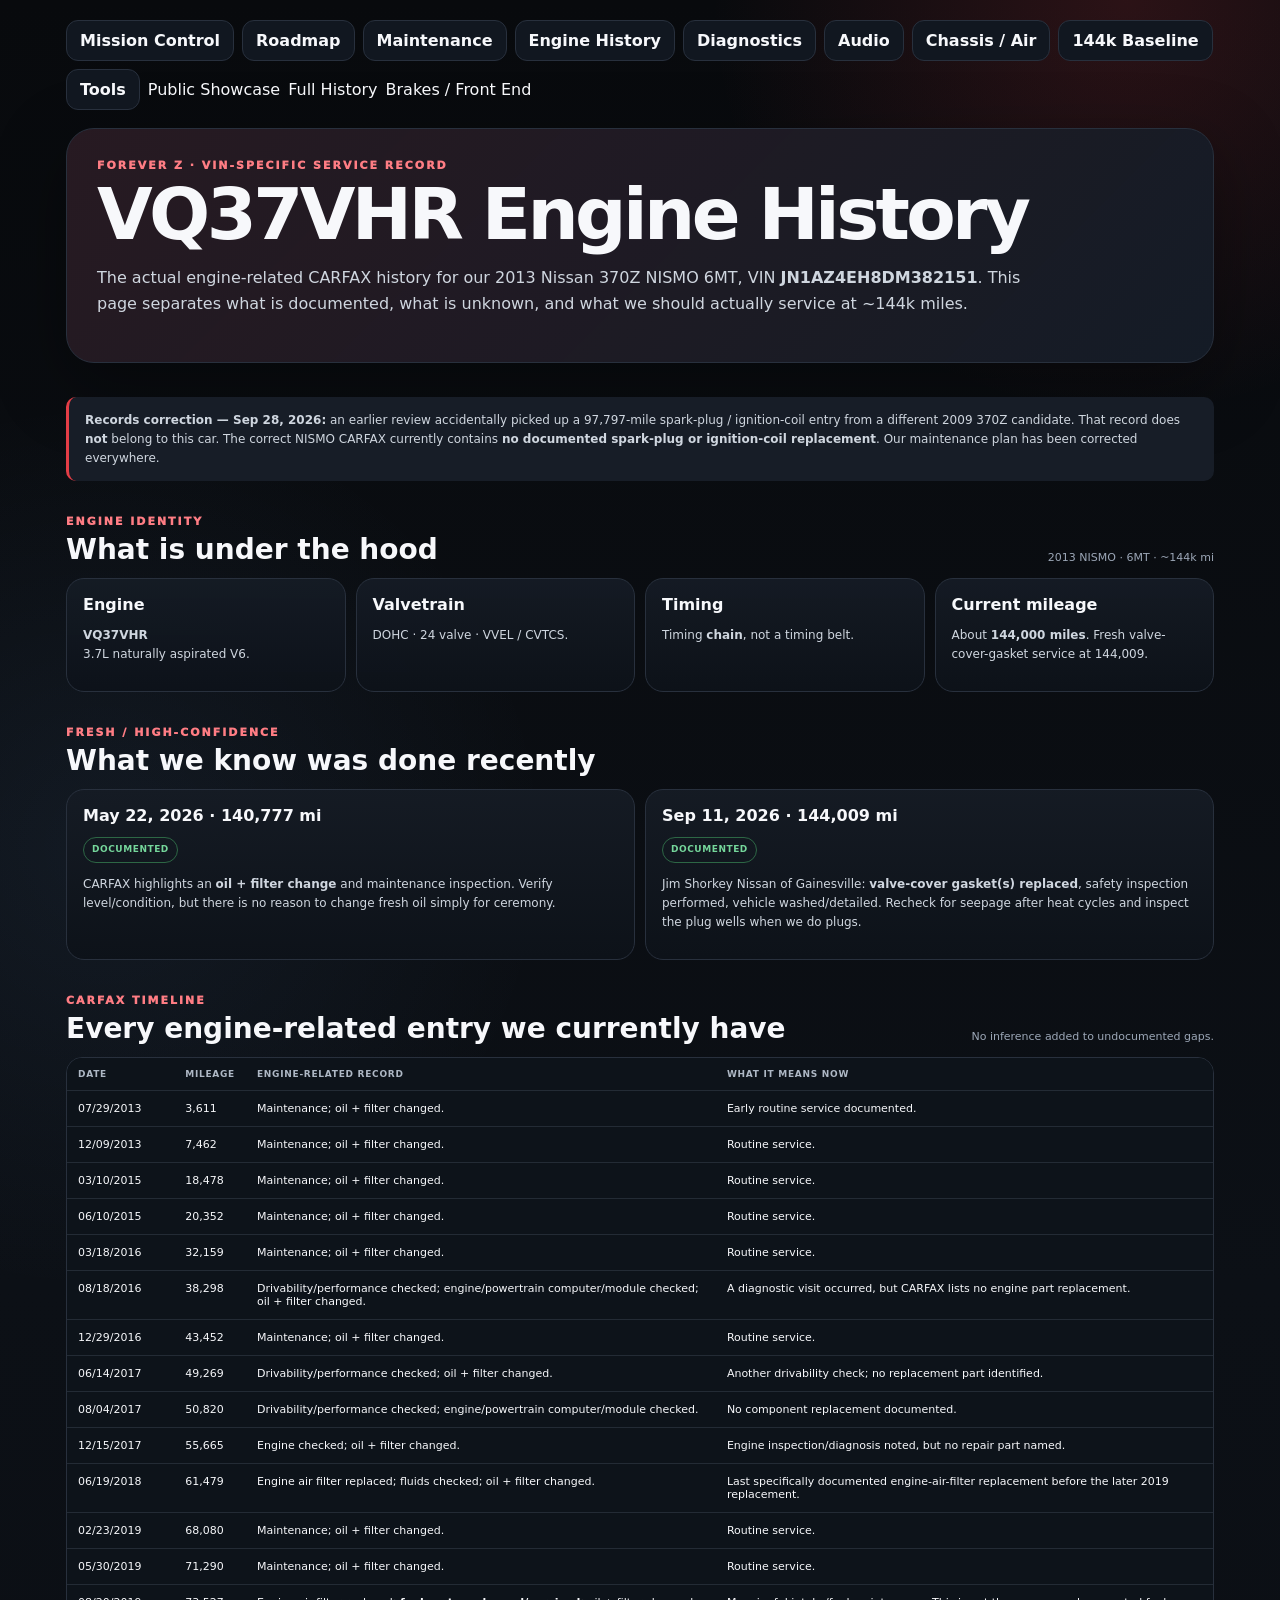
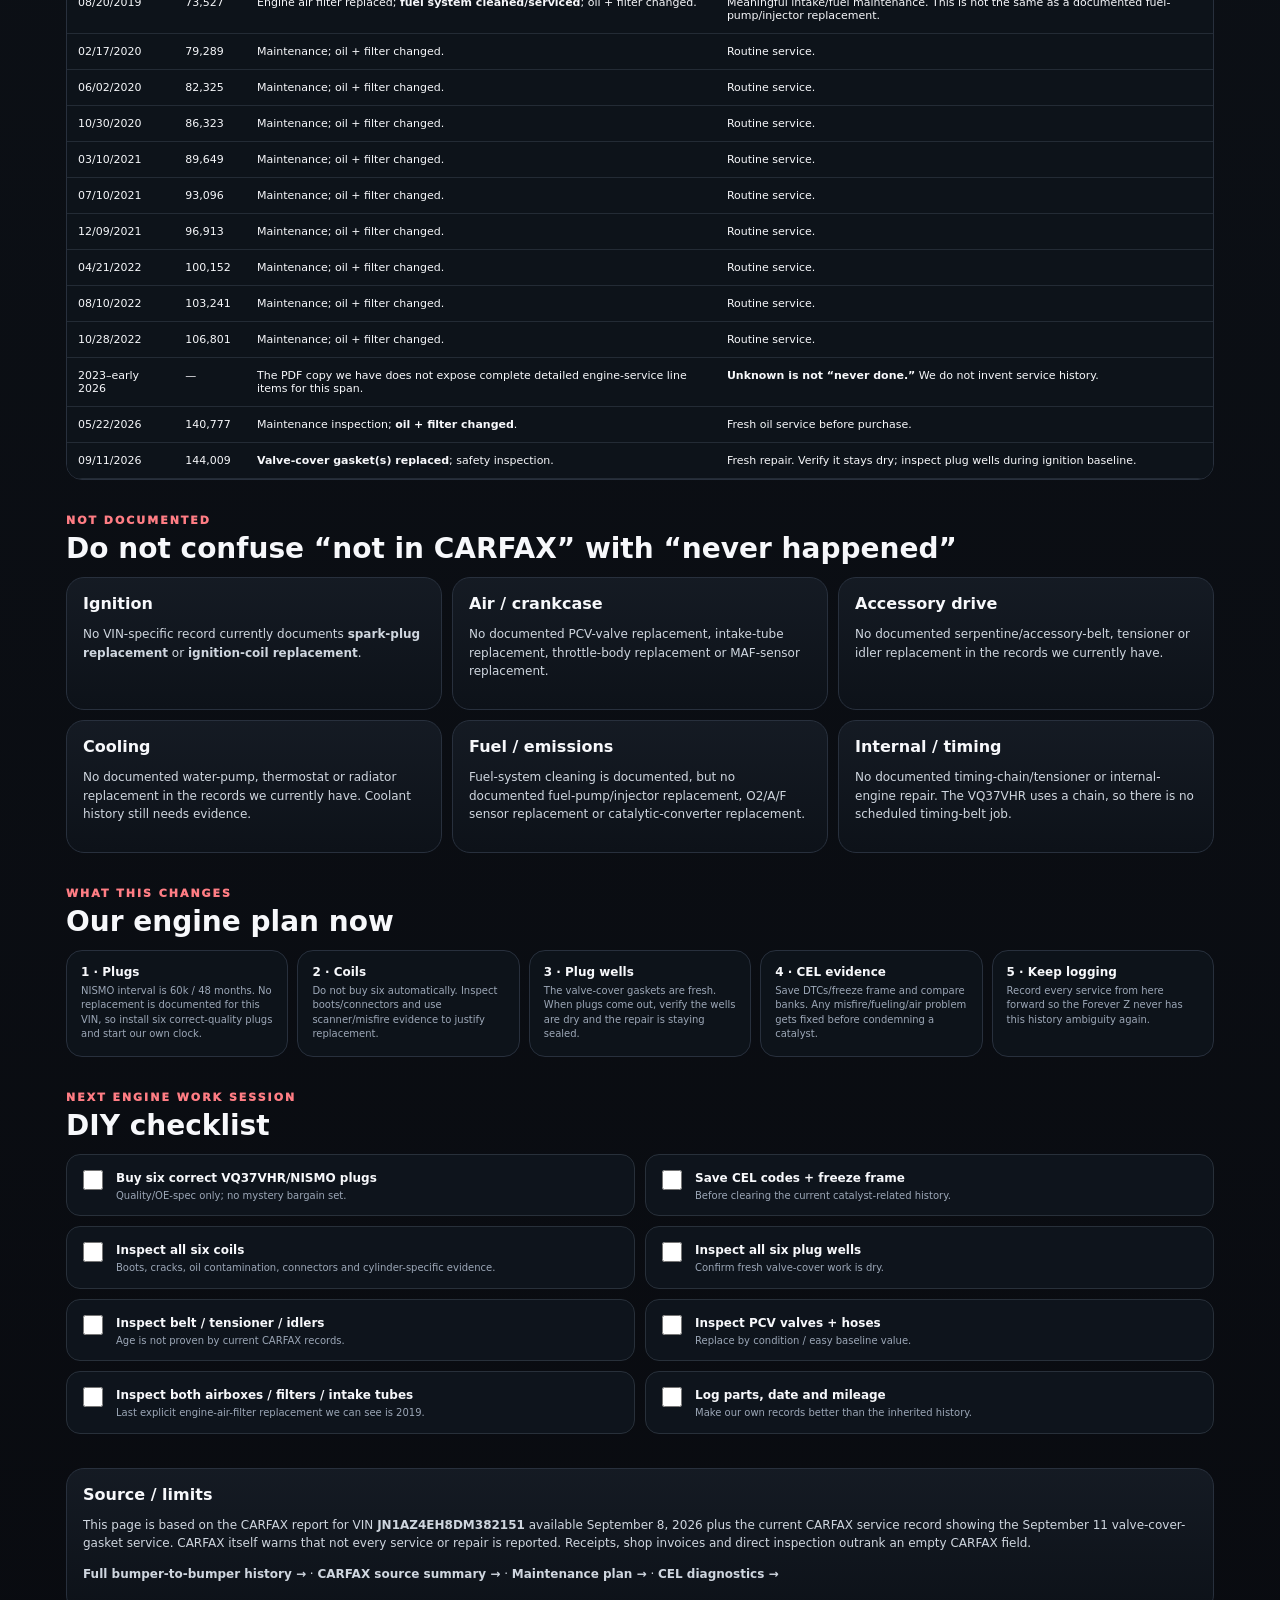
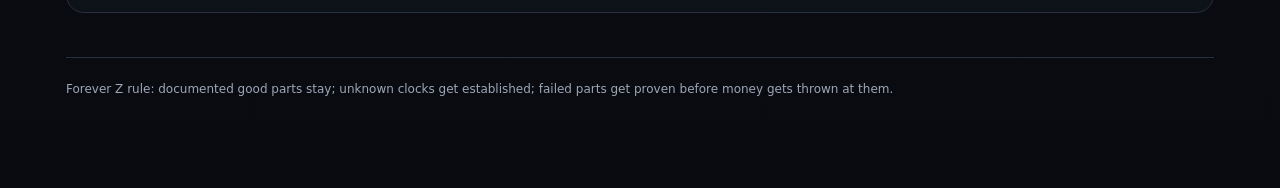
<file: engine-history.html>
<!doctype html>
<html lang="en">
<head>
<meta charset="utf-8">
<meta name="viewport" content="width=device-width,initial-scale=1,viewport-fit=cover">
<meta name="theme-color" content="#090b0f">
<title>Forever Z // Engine History</title>
<link rel="stylesheet" href="site.css">
</head>
<body>
<div class="shell">
<div class="topbar"><div class="toplinks">
<a class="btn" href="./">Mission Control</a>
<a class="btn" href="roadmap.html">Roadmap</a>
<a class="btn" href="maintenance.html">Maintenance</a>
<a class="btn" href="engine-history.html">Engine History</a>
<a class="btn" href="diagnostics.html">Diagnostics</a>
<a class="btn" href="audio.html">Audio</a>
<a class="btn" href="chassis.html">Chassis / Air</a>
<a class="btn" href="baseline.html">144k Baseline</a>
<a class="btn" href="tools.html">Tools</a>
</div></div>

<header class="hero">
<div class="eyebrow">FOREVER Z · VIN-SPECIFIC SERVICE RECORD</div>
<h1>VQ37VHR Engine History</h1>
<p class="lead">The actual engine-related CARFAX history for our 2013 Nissan 370Z NISMO 6MT, VIN <b>JN1AZ4EH8DM382151</b>. This page separates what is documented, what is unknown, and what we should actually service at ~144k miles.</p>
</header>

<section>
<div class="note"><b>Records correction — Sep 28, 2026:</b> an earlier review accidentally picked up a 97,797-mile spark-plug / ignition-coil entry from a different 2009 370Z candidate. That record does <b>not</b> belong to this car. The correct NISMO CARFAX currently contains <b>no documented spark-plug or ignition-coil replacement</b>. Our maintenance plan has been corrected everywhere.</div>
</section>

<section>
<div class="section-head"><div><div class="eyebrow">ENGINE IDENTITY</div><h2>What is under the hood</h2></div><span class="muted">2013 NISMO · 6MT · ~144k mi</span></div>
<div class="grid four">
<div class="card"><h3>Engine</h3><p><b>VQ37VHR</b><br>3.7L naturally aspirated V6.</p></div>
<div class="card"><h3>Valvetrain</h3><p>DOHC · 24 valve · VVEL / CVTCS.</p></div>
<div class="card"><h3>Timing</h3><p>Timing <b>chain</b>, not a timing belt.</p></div>
<div class="card"><h3>Current mileage</h3><p>About <b>144,000 miles</b>. Fresh valve-cover-gasket service at 144,009.</p></div>
</div>
</section>

<section>
<div class="section-head"><div><div class="eyebrow">FRESH / HIGH-CONFIDENCE</div><h2>What we know was done recently</h2></div></div>
<div class="grid two">
<div class="card"><h3>May 22, 2026 · 140,777 mi</h3><p><span class="pill good">DOCUMENTED</span></p><p>CARFAX highlights an <b>oil + filter change</b> and maintenance inspection. Verify level/condition, but there is no reason to change fresh oil simply for ceremony.</p></div>
<div class="card"><h3>Sep 11, 2026 · 144,009 mi</h3><p><span class="pill good">DOCUMENTED</span></p><p>Jim Shorkey Nissan of Gainesville: <b>valve-cover gasket(s) replaced</b>, safety inspection performed, vehicle washed/detailed. Recheck for seepage after heat cycles and inspect the plug wells when we do plugs.</p></div>
</div>
</section>

<section>
<div class="section-head"><div><div class="eyebrow">CARFAX TIMELINE</div><h2>Every engine-related entry we currently have</h2></div><span class="muted">No inference added to undocumented gaps.</span></div>
<div class="tablewrap"><table class="table">
<thead><tr><th>Date</th><th>Mileage</th><th>Engine-related record</th><th>What it means now</th></tr></thead>
<tbody>
<tr><td>07/29/2013</td><td>3,611</td><td>Maintenance; oil + filter changed.</td><td>Early routine service documented.</td></tr>
<tr><td>12/09/2013</td><td>7,462</td><td>Maintenance; oil + filter changed.</td><td>Routine service.</td></tr>
<tr><td>03/10/2015</td><td>18,478</td><td>Maintenance; oil + filter changed.</td><td>Routine service.</td></tr>
<tr><td>06/10/2015</td><td>20,352</td><td>Maintenance; oil + filter changed.</td><td>Routine service.</td></tr>
<tr><td>03/18/2016</td><td>32,159</td><td>Maintenance; oil + filter changed.</td><td>Routine service.</td></tr>
<tr><td>08/18/2016</td><td>38,298</td><td>Drivability/performance checked; engine/powertrain computer/module checked; oil + filter changed.</td><td>A diagnostic visit occurred, but CARFAX lists no engine part replacement.</td></tr>
<tr><td>12/29/2016</td><td>43,452</td><td>Maintenance; oil + filter changed.</td><td>Routine service.</td></tr>
<tr><td>06/14/2017</td><td>49,269</td><td>Drivability/performance checked; oil + filter changed.</td><td>Another drivability check; no replacement part identified.</td></tr>
<tr><td>08/04/2017</td><td>50,820</td><td>Drivability/performance checked; engine/powertrain computer/module checked.</td><td>No component replacement documented.</td></tr>
<tr><td>12/15/2017</td><td>55,665</td><td>Engine checked; oil + filter changed.</td><td>Engine inspection/diagnosis noted, but no repair part named.</td></tr>
<tr><td>06/19/2018</td><td>61,479</td><td>Engine air filter replaced; fluids checked; oil + filter changed.</td><td>Last specifically documented engine-air-filter replacement before the later 2019 replacement.</td></tr>
<tr><td>02/23/2019</td><td>68,080</td><td>Maintenance; oil + filter changed.</td><td>Routine service.</td></tr>
<tr><td>05/30/2019</td><td>71,290</td><td>Maintenance; oil + filter changed.</td><td>Routine service.</td></tr>
<tr><td>08/20/2019</td><td>73,527</td><td>Engine air filter replaced; <b>fuel system cleaned/serviced</b>; oil + filter changed.</td><td>Meaningful intake/fuel maintenance. This is not the same as a documented fuel-pump/injector replacement.</td></tr>
<tr><td>02/17/2020</td><td>79,289</td><td>Maintenance; oil + filter changed.</td><td>Routine service.</td></tr>
<tr><td>06/02/2020</td><td>82,325</td><td>Maintenance; oil + filter changed.</td><td>Routine service.</td></tr>
<tr><td>10/30/2020</td><td>86,323</td><td>Maintenance; oil + filter changed.</td><td>Routine service.</td></tr>
<tr><td>03/10/2021</td><td>89,649</td><td>Maintenance; oil + filter changed.</td><td>Routine service.</td></tr>
<tr><td>07/10/2021</td><td>93,096</td><td>Maintenance; oil + filter changed.</td><td>Routine service.</td></tr>
<tr><td>12/09/2021</td><td>96,913</td><td>Maintenance; oil + filter changed.</td><td>Routine service.</td></tr>
<tr><td>04/21/2022</td><td>100,152</td><td>Maintenance; oil + filter changed.</td><td>Routine service.</td></tr>
<tr><td>08/10/2022</td><td>103,241</td><td>Maintenance; oil + filter changed.</td><td>Routine service.</td></tr>
<tr><td>10/28/2022</td><td>106,801</td><td>Maintenance; oil + filter changed.</td><td>Routine service.</td></tr>
<tr><td>2023–early 2026</td><td>—</td><td>The PDF copy we have does not expose complete detailed engine-service line items for this span.</td><td><b>Unknown is not “never done.”</b> We do not invent service history.</td></tr>
<tr><td>05/22/2026</td><td>140,777</td><td>Maintenance inspection; <b>oil + filter changed</b>.</td><td>Fresh oil service before purchase.</td></tr>
<tr><td>09/11/2026</td><td>144,009</td><td><b>Valve-cover gasket(s) replaced</b>; safety inspection.</td><td>Fresh repair. Verify it stays dry; inspect plug wells during ignition baseline.</td></tr>
</tbody></table></div>
</section>

<section>
<div class="section-head"><div><div class="eyebrow">NOT DOCUMENTED</div><h2>Do not confuse “not in CARFAX” with “never happened”</h2></div></div>
<div class="grid three">
<div class="card"><h3>Ignition</h3><p>No VIN-specific record currently documents <b>spark-plug replacement</b> or <b>ignition-coil replacement</b>.</p></div>
<div class="card"><h3>Air / crankcase</h3><p>No documented PCV-valve replacement, intake-tube replacement, throttle-body replacement or MAF-sensor replacement.</p></div>
<div class="card"><h3>Accessory drive</h3><p>No documented serpentine/accessory-belt, tensioner or idler replacement in the records we currently have.</p></div>
<div class="card"><h3>Cooling</h3><p>No documented water-pump, thermostat or radiator replacement in the records we currently have. Coolant history still needs evidence.</p></div>
<div class="card"><h3>Fuel / emissions</h3><p>Fuel-system cleaning is documented, but no documented fuel-pump/injector replacement, O2/A/F sensor replacement or catalytic-converter replacement.</p></div>
<div class="card"><h3>Internal / timing</h3><p>No documented timing-chain/tensioner or internal-engine repair. The VQ37VHR uses a chain, so there is no scheduled timing-belt job.</p></div>
</div>
</section>

<section>
<div class="section-head"><div><div class="eyebrow">WHAT THIS CHANGES</div><h2>Our engine plan now</h2></div></div>
<div class="flow">
<div class="step"><strong>1 · Plugs</strong><span>NISMO interval is 60k / 48 months. No replacement is documented for this VIN, so install six correct-quality plugs and start our own clock.</span></div>
<div class="step"><strong>2 · Coils</strong><span>Do not buy six automatically. Inspect boots/connectors and use scanner/misfire evidence to justify replacement.</span></div>
<div class="step"><strong>3 · Plug wells</strong><span>The valve-cover gaskets are fresh. When plugs come out, verify the wells are dry and the repair is staying sealed.</span></div>
<div class="step"><strong>4 · CEL evidence</strong><span>Save DTCs/freeze frame and compare banks. Any misfire/fueling/air problem gets fixed before condemning a catalyst.</span></div>
<div class="step"><strong>5 · Keep logging</strong><span>Record every service from here forward so the Forever Z never has this history ambiguity again.</span></div>
</div>
</section>

<section>
<div class="section-head"><div><div class="eyebrow">NEXT ENGINE WORK SESSION</div><h2>DIY checklist</h2></div></div>
<div class="grid two">
<label class="check"><input data-fz-check="eng-plugs-buy" type="checkbox"><div><b>Buy six correct VQ37VHR/NISMO plugs</b><small>Quality/OE-spec only; no mystery bargain set.</small></div></label>
<label class="check"><input data-fz-check="eng-code-save" type="checkbox"><div><b>Save CEL codes + freeze frame</b><small>Before clearing the current catalyst-related history.</small></div></label>
<label class="check"><input data-fz-check="eng-coil-inspect" type="checkbox"><div><b>Inspect all six coils</b><small>Boots, cracks, oil contamination, connectors and cylinder-specific evidence.</small></div></label>
<label class="check"><input data-fz-check="eng-wells" type="checkbox"><div><b>Inspect all six plug wells</b><small>Confirm fresh valve-cover work is dry.</small></div></label>
<label class="check"><input data-fz-check="eng-belt" type="checkbox"><div><b>Inspect belt / tensioner / idlers</b><small>Age is not proven by current CARFAX records.</small></div></label>
<label class="check"><input data-fz-check="eng-pcv" type="checkbox"><div><b>Inspect PCV valves + hoses</b><small>Replace by condition / easy baseline value.</small></div></label>
<label class="check"><input data-fz-check="eng-intake" type="checkbox"><div><b>Inspect both airboxes / filters / intake tubes</b><small>Last explicit engine-air-filter replacement we can see is 2019.</small></div></label>
<label class="check"><input data-fz-check="eng-log" type="checkbox"><div><b>Log parts, date and mileage</b><small>Make our own records better than the inherited history.</small></div></label>
</div>
</section>

<section>
<div class="card">
<h3>Source / limits</h3>
<p>This page is based on the CARFAX report for VIN <b>JN1AZ4EH8DM382151</b> available September 8, 2026 plus the current CARFAX service record showing the September 11 valve-cover-gasket service. CARFAX itself warns that not every service or repair is reported. Receipts, shop invoices and direct inspection outrank an empty CARFAX field.</p>
<p><a href="history.html"><b>Full bumper-to-bumper history →</b></a> · <a href="CARFAX_HISTORY.md"><b>CARFAX source summary →</b></a> · <a href="maintenance.html"><b>Maintenance plan →</b></a> · <a href="diagnostics.html"><b>CEL diagnostics →</b></a></p>
</div>
</section>

<footer class="footer">Forever Z rule: documented good parts stay; unknown clocks get established; failed parts get proven before money gets thrown at them.</footer>
<script src="site-extra.js"></script>
</div>
</body>
</html>
</file>
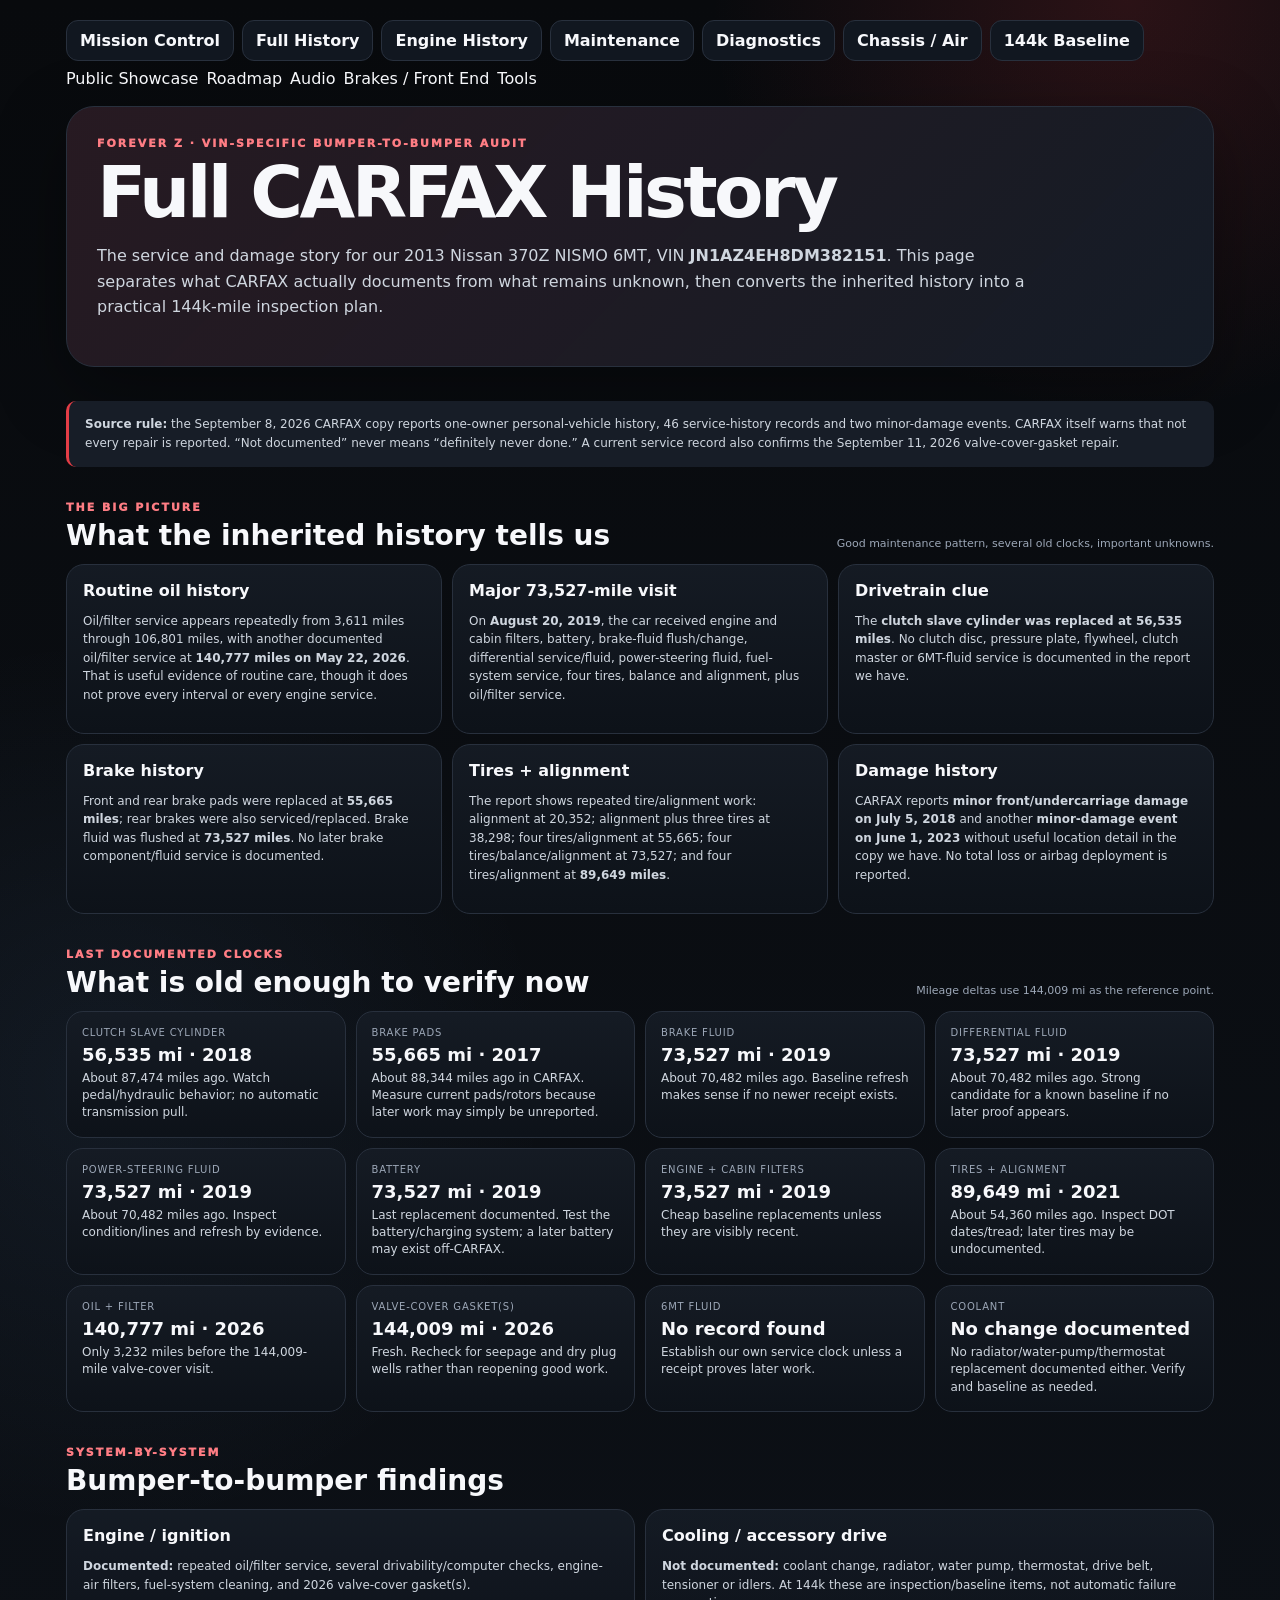
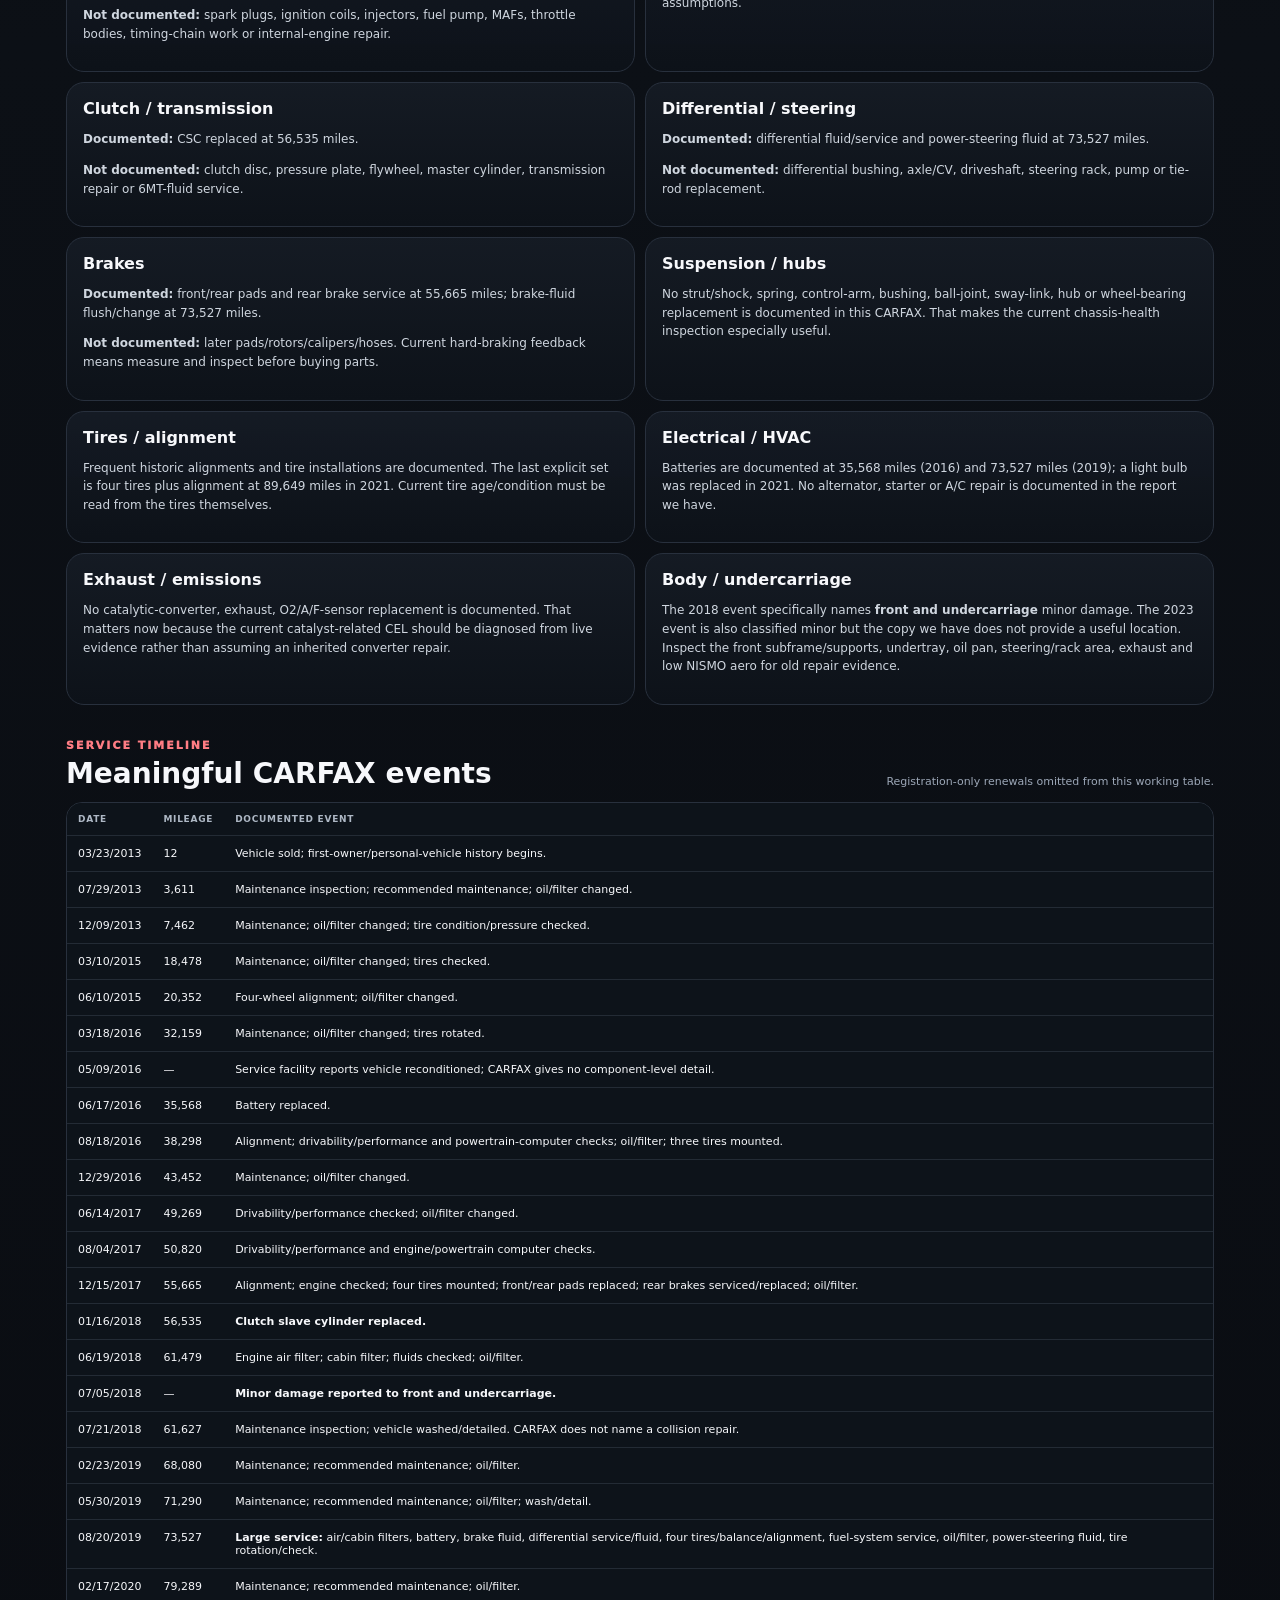
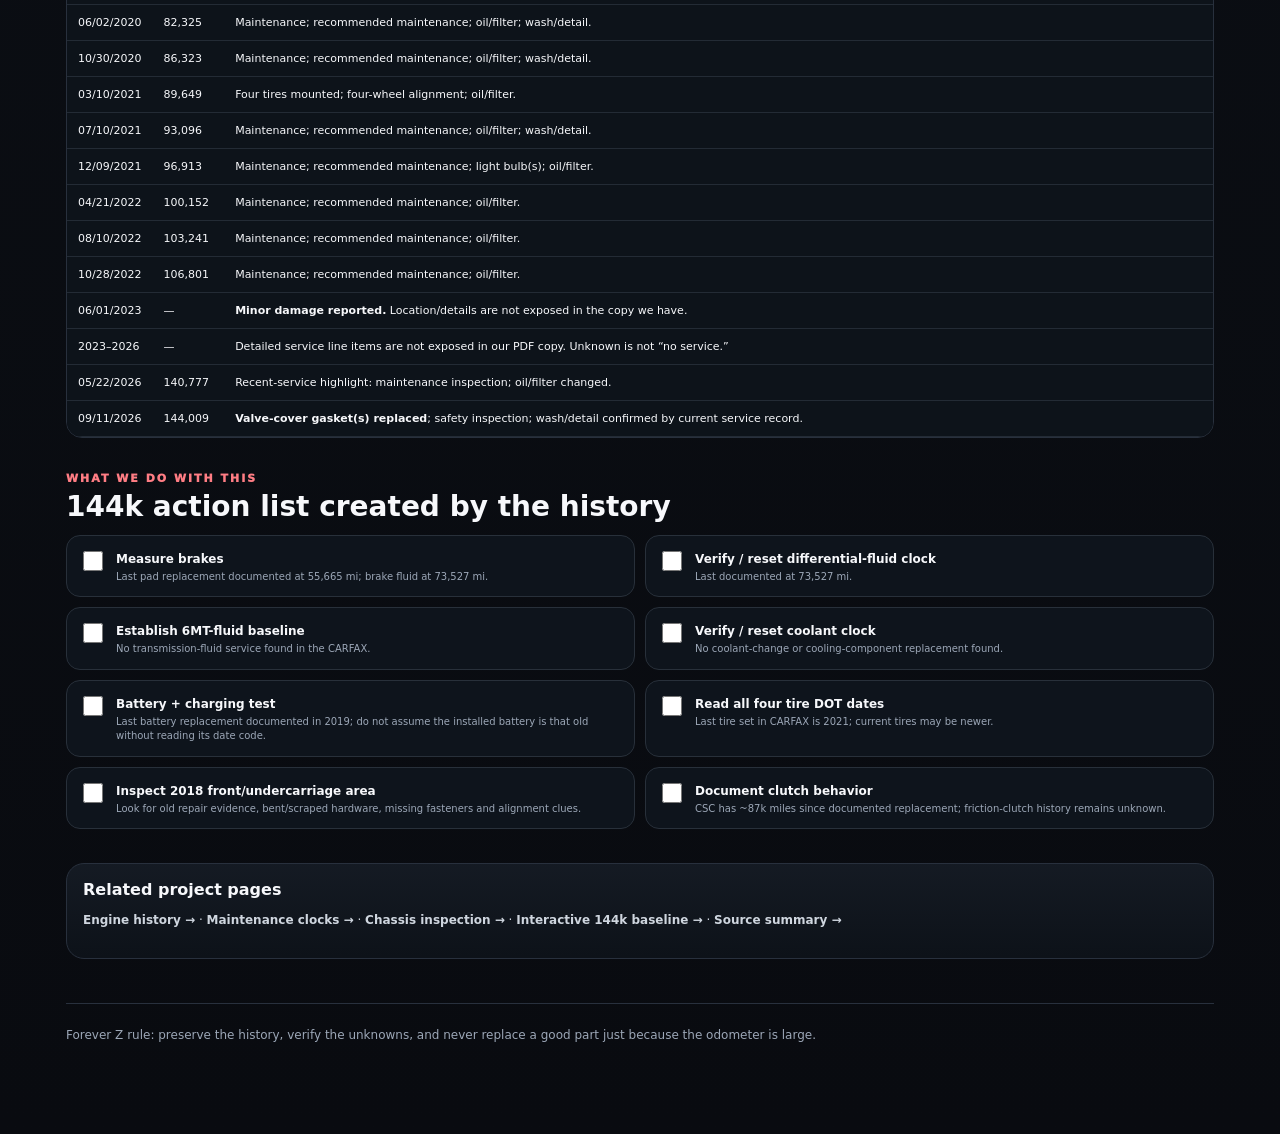
<file: history.html>
<!doctype html>
<html lang="en">
<head>
<meta charset="utf-8">
<meta name="viewport" content="width=device-width,initial-scale=1,viewport-fit=cover">
<meta name="theme-color" content="#090b0f">
<title>Forever Z // Full CARFAX History</title>
<link rel="stylesheet" href="site.css">
<style>
.clock-grid{display:grid;grid-template-columns:repeat(4,minmax(0,1fr));gap:10px}
.clock{border:1px solid #28303d;background:linear-gradient(180deg,#151b24,#0d1219);border-radius:17px;padding:15px}
.clock small{display:block;color:#9ca7b7;font-size:10px;text-transform:uppercase;letter-spacing:.08em}
.clock b{display:block;margin-top:6px;font-size:18px}.clock span{display:block;margin-top:5px;color:#cfd6df;font-size:12px;line-height:1.45}
.timeline td:first-child,.timeline td:nth-child(2){white-space:nowrap}
@media(max-width:900px){.clock-grid{grid-template-columns:repeat(2,1fr)}}@media(max-width:560px){.clock-grid{grid-template-columns:1fr}}
</style>
</head>
<body>
<div class="shell">
<div class="topbar"><div class="toplinks">
<a class="btn" href="./">Mission Control</a>
<a class="btn" href="history.html">Full History</a>
<a class="btn" href="engine-history.html">Engine History</a>
<a class="btn" href="maintenance.html">Maintenance</a>
<a class="btn" href="diagnostics.html">Diagnostics</a>
<a class="btn" href="chassis.html">Chassis / Air</a>
<a class="btn" href="baseline.html">144k Baseline</a>
</div></div>

<header class="hero">
<div class="eyebrow">FOREVER Z · VIN-SPECIFIC BUMPER-TO-BUMPER AUDIT</div>
<h1>Full CARFAX History</h1>
<p class="lead">The service and damage story for our 2013 Nissan 370Z NISMO 6MT, VIN <b>JN1AZ4EH8DM382151</b>. This page separates what CARFAX actually documents from what remains unknown, then converts the inherited history into a practical 144k-mile inspection plan.</p>
</header>

<section>
<div class="note"><b>Source rule:</b> the September 8, 2026 CARFAX copy reports one-owner personal-vehicle history, 46 service-history records and two minor-damage events. CARFAX itself warns that not every repair is reported. “Not documented” never means “definitely never done.” A current service record also confirms the September 11, 2026 valve-cover-gasket repair.</div>
</section>

<section>
<div class="section-head"><div><div class="eyebrow">THE BIG PICTURE</div><h2>What the inherited history tells us</h2></div><span class="muted">Good maintenance pattern, several old clocks, important unknowns.</span></div>
<div class="grid three">
<article class="card"><h3>Routine oil history</h3><p>Oil/filter service appears repeatedly from 3,611 miles through 106,801 miles, with another documented oil/filter service at <b>140,777 miles on May 22, 2026</b>. That is useful evidence of routine care, though it does not prove every interval or every engine service.</p></article>
<article class="card"><h3>Major 73,527-mile visit</h3><p>On <b>August 20, 2019</b>, the car received engine and cabin filters, battery, brake-fluid flush/change, differential service/fluid, power-steering fluid, fuel-system service, four tires, balance and alignment, plus oil/filter service.</p></article>
<article class="card"><h3>Drivetrain clue</h3><p>The <b>clutch slave cylinder was replaced at 56,535 miles</b>. No clutch disc, pressure plate, flywheel, clutch master or 6MT-fluid service is documented in the report we have.</p></article>
<article class="card"><h3>Brake history</h3><p>Front and rear brake pads were replaced at <b>55,665 miles</b>; rear brakes were also serviced/replaced. Brake fluid was flushed at <b>73,527 miles</b>. No later brake component/fluid service is documented.</p></article>
<article class="card"><h3>Tires + alignment</h3><p>The report shows repeated tire/alignment work: alignment at 20,352; alignment plus three tires at 38,298; four tires/alignment at 55,665; four tires/balance/alignment at 73,527; and four tires/alignment at <b>89,649 miles</b>.</p></article>
<article class="card"><h3>Damage history</h3><p>CARFAX reports <b>minor front/undercarriage damage on July 5, 2018</b> and another <b>minor-damage event on June 1, 2023</b> without useful location detail in the copy we have. No total loss or airbag deployment is reported.</p></article>
</div>
</section>

<section>
<div class="section-head"><div><div class="eyebrow">LAST DOCUMENTED CLOCKS</div><h2>What is old enough to verify now</h2></div><span class="muted">Mileage deltas use 144,009 mi as the reference point.</span></div>
<div class="clock-grid">
<div class="clock"><small>Clutch slave cylinder</small><b>56,535 mi · 2018</b><span>About 87,474 miles ago. Watch pedal/hydraulic behavior; no automatic transmission pull.</span></div>
<div class="clock"><small>Brake pads</small><b>55,665 mi · 2017</b><span>About 88,344 miles ago in CARFAX. Measure current pads/rotors because later work may simply be unreported.</span></div>
<div class="clock"><small>Brake fluid</small><b>73,527 mi · 2019</b><span>About 70,482 miles ago. Baseline refresh makes sense if no newer receipt exists.</span></div>
<div class="clock"><small>Differential fluid</small><b>73,527 mi · 2019</b><span>About 70,482 miles ago. Strong candidate for a known baseline if no later proof appears.</span></div>
<div class="clock"><small>Power-steering fluid</small><b>73,527 mi · 2019</b><span>About 70,482 miles ago. Inspect condition/lines and refresh by evidence.</span></div>
<div class="clock"><small>Battery</small><b>73,527 mi · 2019</b><span>Last replacement documented. Test the battery/charging system; a later battery may exist off-CARFAX.</span></div>
<div class="clock"><small>Engine + cabin filters</small><b>73,527 mi · 2019</b><span>Cheap baseline replacements unless they are visibly recent.</span></div>
<div class="clock"><small>Tires + alignment</small><b>89,649 mi · 2021</b><span>About 54,360 miles ago. Inspect DOT dates/tread; later tires may be undocumented.</span></div>
<div class="clock"><small>Oil + filter</small><b>140,777 mi · 2026</b><span>Only 3,232 miles before the 144,009-mile valve-cover visit.</span></div>
<div class="clock"><small>Valve-cover gasket(s)</small><b>144,009 mi · 2026</b><span>Fresh. Recheck for seepage and dry plug wells rather than reopening good work.</span></div>
<div class="clock"><small>6MT fluid</small><b>No record found</b><span>Establish our own service clock unless a receipt proves later work.</span></div>
<div class="clock"><small>Coolant</small><b>No change documented</b><span>No radiator/water-pump/thermostat replacement documented either. Verify and baseline as needed.</span></div>
</div>
</section>

<section>
<div class="section-head"><div><div class="eyebrow">SYSTEM-BY-SYSTEM</div><h2>Bumper-to-bumper findings</h2></div></div>
<div class="grid two">
<article class="card"><h3>Engine / ignition</h3><p><b>Documented:</b> repeated oil/filter service, several drivability/computer checks, engine-air filters, fuel-system cleaning, and 2026 valve-cover gasket(s).</p><p><b>Not documented:</b> spark plugs, ignition coils, injectors, fuel pump, MAFs, throttle bodies, timing-chain work or internal-engine repair.</p></article>
<article class="card"><h3>Cooling / accessory drive</h3><p><b>Not documented:</b> coolant change, radiator, water pump, thermostat, drive belt, tensioner or idlers. At 144k these are inspection/baseline items, not automatic failure assumptions.</p></article>
<article class="card"><h3>Clutch / transmission</h3><p><b>Documented:</b> CSC replaced at 56,535 miles.</p><p><b>Not documented:</b> clutch disc, pressure plate, flywheel, master cylinder, transmission repair or 6MT-fluid service.</p></article>
<article class="card"><h3>Differential / steering</h3><p><b>Documented:</b> differential fluid/service and power-steering fluid at 73,527 miles.</p><p><b>Not documented:</b> differential bushing, axle/CV, driveshaft, steering rack, pump or tie-rod replacement.</p></article>
<article class="card"><h3>Brakes</h3><p><b>Documented:</b> front/rear pads and rear brake service at 55,665 miles; brake-fluid flush/change at 73,527 miles.</p><p><b>Not documented:</b> later pads/rotors/calipers/hoses. Current hard-braking feedback means measure and inspect before buying parts.</p></article>
<article class="card"><h3>Suspension / hubs</h3><p>No strut/shock, spring, control-arm, bushing, ball-joint, sway-link, hub or wheel-bearing replacement is documented in this CARFAX. That makes the current chassis-health inspection especially useful.</p></article>
<article class="card"><h3>Tires / alignment</h3><p>Frequent historic alignments and tire installations are documented. The last explicit set is four tires plus alignment at 89,649 miles in 2021. Current tire age/condition must be read from the tires themselves.</p></article>
<article class="card"><h3>Electrical / HVAC</h3><p>Batteries are documented at 35,568 miles (2016) and 73,527 miles (2019); a light bulb was replaced in 2021. No alternator, starter or A/C repair is documented in the report we have.</p></article>
<article class="card"><h3>Exhaust / emissions</h3><p>No catalytic-converter, exhaust, O2/A/F-sensor replacement is documented. That matters now because the current catalyst-related CEL should be diagnosed from live evidence rather than assuming an inherited converter repair.</p></article>
<article class="card"><h3>Body / undercarriage</h3><p>The 2018 event specifically names <b>front and undercarriage</b> minor damage. The 2023 event is also classified minor but the copy we have does not provide a useful location. Inspect the front subframe/supports, undertray, oil pan, steering/rack area, exhaust and low NISMO aero for old repair evidence.</p></article>
</div>
</section>

<section>
<div class="section-head"><div><div class="eyebrow">SERVICE TIMELINE</div><h2>Meaningful CARFAX events</h2></div><span class="muted">Registration-only renewals omitted from this working table.</span></div>
<div class="tablewrap"><table class="table timeline">
<thead><tr><th>Date</th><th>Mileage</th><th>Documented event</th></tr></thead><tbody>
<tr><td>03/23/2013</td><td>12</td><td>Vehicle sold; first-owner/personal-vehicle history begins.</td></tr>
<tr><td>07/29/2013</td><td>3,611</td><td>Maintenance inspection; recommended maintenance; oil/filter changed.</td></tr>
<tr><td>12/09/2013</td><td>7,462</td><td>Maintenance; oil/filter changed; tire condition/pressure checked.</td></tr>
<tr><td>03/10/2015</td><td>18,478</td><td>Maintenance; oil/filter changed; tires checked.</td></tr>
<tr><td>06/10/2015</td><td>20,352</td><td>Four-wheel alignment; oil/filter changed.</td></tr>
<tr><td>03/18/2016</td><td>32,159</td><td>Maintenance; oil/filter changed; tires rotated.</td></tr>
<tr><td>05/09/2016</td><td>—</td><td>Service facility reports vehicle reconditioned; CARFAX gives no component-level detail.</td></tr>
<tr><td>06/17/2016</td><td>35,568</td><td>Battery replaced.</td></tr>
<tr><td>08/18/2016</td><td>38,298</td><td>Alignment; drivability/performance and powertrain-computer checks; oil/filter; three tires mounted.</td></tr>
<tr><td>12/29/2016</td><td>43,452</td><td>Maintenance; oil/filter changed.</td></tr>
<tr><td>06/14/2017</td><td>49,269</td><td>Drivability/performance checked; oil/filter changed.</td></tr>
<tr><td>08/04/2017</td><td>50,820</td><td>Drivability/performance and engine/powertrain computer checks.</td></tr>
<tr><td>12/15/2017</td><td>55,665</td><td>Alignment; engine checked; four tires mounted; front/rear pads replaced; rear brakes serviced/replaced; oil/filter.</td></tr>
<tr><td>01/16/2018</td><td>56,535</td><td><b>Clutch slave cylinder replaced.</b></td></tr>
<tr><td>06/19/2018</td><td>61,479</td><td>Engine air filter; cabin filter; fluids checked; oil/filter.</td></tr>
<tr><td>07/05/2018</td><td>—</td><td><b>Minor damage reported to front and undercarriage.</b></td></tr>
<tr><td>07/21/2018</td><td>61,627</td><td>Maintenance inspection; vehicle washed/detailed. CARFAX does not name a collision repair.</td></tr>
<tr><td>02/23/2019</td><td>68,080</td><td>Maintenance; recommended maintenance; oil/filter.</td></tr>
<tr><td>05/30/2019</td><td>71,290</td><td>Maintenance; recommended maintenance; oil/filter; wash/detail.</td></tr>
<tr><td>08/20/2019</td><td>73,527</td><td><b>Large service:</b> air/cabin filters, battery, brake fluid, differential service/fluid, four tires/balance/alignment, fuel-system service, oil/filter, power-steering fluid, tire rotation/check.</td></tr>
<tr><td>02/17/2020</td><td>79,289</td><td>Maintenance; recommended maintenance; oil/filter.</td></tr>
<tr><td>06/02/2020</td><td>82,325</td><td>Maintenance; recommended maintenance; oil/filter; wash/detail.</td></tr>
<tr><td>10/30/2020</td><td>86,323</td><td>Maintenance; recommended maintenance; oil/filter; wash/detail.</td></tr>
<tr><td>03/10/2021</td><td>89,649</td><td>Four tires mounted; four-wheel alignment; oil/filter.</td></tr>
<tr><td>07/10/2021</td><td>93,096</td><td>Maintenance; recommended maintenance; oil/filter; wash/detail.</td></tr>
<tr><td>12/09/2021</td><td>96,913</td><td>Maintenance; recommended maintenance; light bulb(s); oil/filter.</td></tr>
<tr><td>04/21/2022</td><td>100,152</td><td>Maintenance; recommended maintenance; oil/filter.</td></tr>
<tr><td>08/10/2022</td><td>103,241</td><td>Maintenance; recommended maintenance; oil/filter.</td></tr>
<tr><td>10/28/2022</td><td>106,801</td><td>Maintenance; recommended maintenance; oil/filter.</td></tr>
<tr><td>06/01/2023</td><td>—</td><td><b>Minor damage reported.</b> Location/details are not exposed in the copy we have.</td></tr>
<tr><td>2023–2026</td><td>—</td><td>Detailed service line items are not exposed in our PDF copy. Unknown is not “no service.”</td></tr>
<tr><td>05/22/2026</td><td>140,777</td><td>Recent-service highlight: maintenance inspection; oil/filter changed.</td></tr>
<tr><td>09/11/2026</td><td>144,009</td><td><b>Valve-cover gasket(s) replaced</b>; safety inspection; wash/detail confirmed by current service record.</td></tr>
</tbody></table></div>
</section>

<section>
<div class="section-head"><div><div class="eyebrow">WHAT WE DO WITH THIS</div><h2>144k action list created by the history</h2></div></div>
<div class="grid two">
<label class="check"><input data-fz-check="hist-brake-measure" type="checkbox"><div><b>Measure brakes</b><small>Last pad replacement documented at 55,665 mi; brake fluid at 73,527 mi.</small></div></label>
<label class="check"><input data-fz-check="hist-diff-fluid" type="checkbox"><div><b>Verify / reset differential-fluid clock</b><small>Last documented at 73,527 mi.</small></div></label>
<label class="check"><input data-fz-check="hist-mt-fluid" type="checkbox"><div><b>Establish 6MT-fluid baseline</b><small>No transmission-fluid service found in the CARFAX.</small></div></label>
<label class="check"><input data-fz-check="hist-coolant" type="checkbox"><div><b>Verify / reset coolant clock</b><small>No coolant-change or cooling-component replacement found.</small></div></label>
<label class="check"><input data-fz-check="hist-battery" type="checkbox"><div><b>Battery + charging test</b><small>Last battery replacement documented in 2019; do not assume the installed battery is that old without reading its date code.</small></div></label>
<label class="check"><input data-fz-check="hist-tires" type="checkbox"><div><b>Read all four tire DOT dates</b><small>Last tire set in CARFAX is 2021; current tires may be newer.</small></div></label>
<label class="check"><input data-fz-check="hist-damage" type="checkbox"><div><b>Inspect 2018 front/undercarriage area</b><small>Look for old repair evidence, bent/scraped hardware, missing fasteners and alignment clues.</small></div></label>
<label class="check"><input data-fz-check="hist-clutch" type="checkbox"><div><b>Document clutch behavior</b><small>CSC has ~87k miles since documented replacement; friction-clutch history remains unknown.</small></div></label>
</div>
</section>

<section><div class="card"><h3>Related project pages</h3><p><a href="engine-history.html"><b>Engine history →</b></a> · <a href="maintenance.html"><b>Maintenance clocks →</b></a> · <a href="chassis.html"><b>Chassis inspection →</b></a> · <a href="baseline.html"><b>Interactive 144k baseline →</b></a> · <a href="CARFAX_HISTORY.md"><b>Source summary →</b></a></p></div></section>

<footer class="footer">Forever Z rule: preserve the history, verify the unknowns, and never replace a good part just because the odometer is large.</footer>
<script src="site-extra.js"></script>
</div>
</body>
</html>
</file>
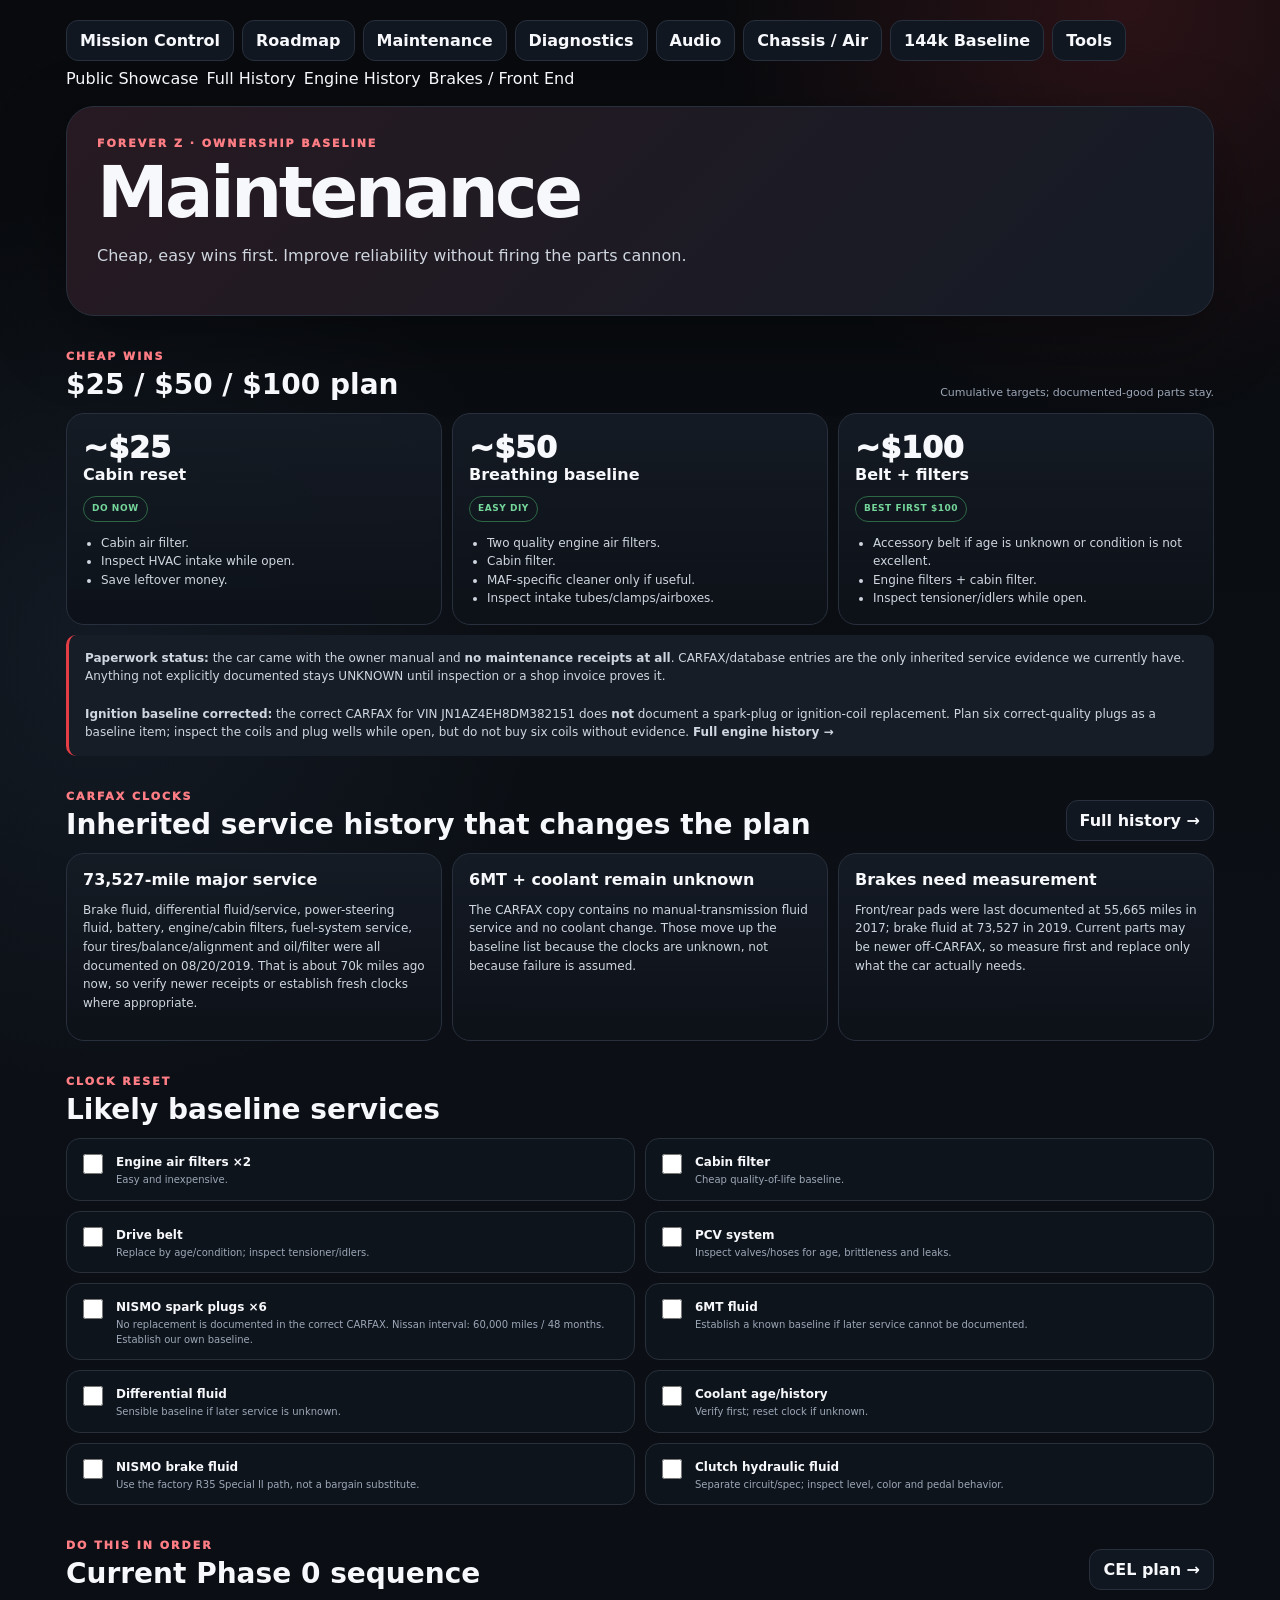
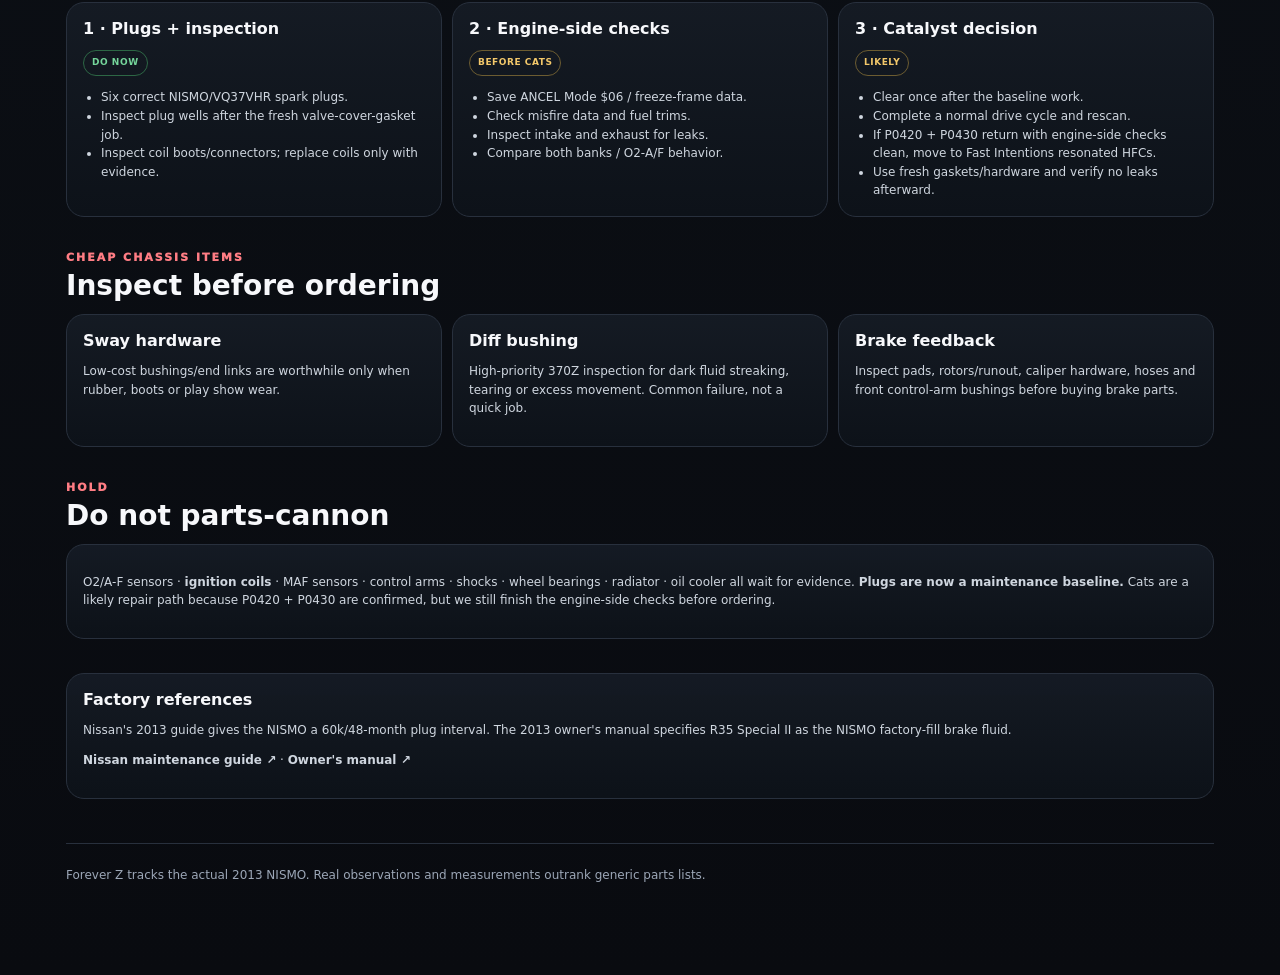
<file: maintenance.html>
<!doctype html><html lang="en"><head><meta charset="utf-8"><meta name="viewport" content="width=device-width,initial-scale=1,viewport-fit=cover"><meta name="theme-color" content="#090b0f"><title>Forever Z // Maintenance</title><link rel="stylesheet" href="site.css"></head><body><div class="shell"><div class="topbar"><div class="toplinks"><a class="btn" href="./">Mission Control</a><a class="btn" href="roadmap.html">Roadmap</a><a class="btn" href="maintenance.html">Maintenance</a><a class="btn" href="diagnostics.html">Diagnostics</a><a class="btn" href="audio.html">Audio</a><a class="btn" href="chassis.html">Chassis / Air</a><a class="btn" href="baseline.html">144k Baseline</a><a class="btn" href="tools.html">Tools</a></div></div><header class="hero"><div class="eyebrow">FOREVER Z · OWNERSHIP BASELINE</div><h1>Maintenance</h1><p class="lead">Cheap, easy wins first. Improve reliability without firing the parts cannon.</p></header>
<section><div class="section-head"><div><div class="eyebrow">CHEAP WINS</div><h2>$25 / $50 / $100 plan</h2></div><span class="muted">Cumulative targets; documented-good parts stay.</span></div><div class="grid three">
<div class="card"><div class="money">~$25</div><h3>Cabin reset</h3><p><span class="pill good">DO NOW</span></p><ul><li>Cabin air filter.</li><li>Inspect HVAC intake while open.</li><li>Save leftover money.</li></ul></div>
<div class="card"><div class="money">~$50</div><h3>Breathing baseline</h3><p><span class="pill good">EASY DIY</span></p><ul><li>Two quality engine air filters.</li><li>Cabin filter.</li><li>MAF-specific cleaner only if useful.</li><li>Inspect intake tubes/clamps/airboxes.</li></ul></div>
<div class="card"><div class="money">~$100</div><h3>Belt + filters</h3><p><span class="pill good">BEST FIRST $100</span></p><ul><li>Accessory belt if age is unknown or condition is not excellent.</li><li>Engine filters + cabin filter.</li><li>Inspect tensioner/idlers while open.</li></ul></div></div>
<div class="note" style="margin-top:10px"><b>Paperwork status:</b> the car came with the owner manual and <b>no maintenance receipts at all</b>. CARFAX/database entries are the only inherited service evidence we currently have. Anything not explicitly documented stays UNKNOWN until inspection or a shop invoice proves it.<br><br><b>Ignition baseline corrected:</b> the correct CARFAX for VIN JN1AZ4EH8DM382151 does <b>not</b> document a spark-plug or ignition-coil replacement. Plan six correct-quality plugs as a baseline item; inspect the coils and plug wells while open, but do not buy six coils without evidence. <a href="engine-history.html"><b>Full engine history →</b></a></div></section>
<section><div class="section-head"><div><div class="eyebrow">CARFAX CLOCKS</div><h2>Inherited service history that changes the plan</h2></div><a class="btn" href="history.html">Full history →</a></div><div class="grid three">
<div class="card"><h3>73,527-mile major service</h3><p>Brake fluid, differential fluid/service, power-steering fluid, battery, engine/cabin filters, fuel-system service, four tires/balance/alignment and oil/filter were all documented on 08/20/2019. That is about 70k miles ago now, so verify newer receipts or establish fresh clocks where appropriate.</p></div>
<div class="card"><h3>6MT + coolant remain unknown</h3><p>The CARFAX copy contains no manual-transmission fluid service and no coolant change. Those move up the baseline list because the clocks are unknown, not because failure is assumed.</p></div>
<div class="card"><h3>Brakes need measurement</h3><p>Front/rear pads were last documented at 55,665 miles in 2017; brake fluid at 73,527 in 2019. Current parts may be newer off-CARFAX, so measure first and replace only what the car actually needs.</p></div>
</div></section><section><div class="section-head"><div><div class="eyebrow">CLOCK RESET</div><h2>Likely baseline services</h2></div></div><div class="grid two">
<label class="check"><input data-fz-check="air" type="checkbox"><div><b>Engine air filters ×2</b><small>Easy and inexpensive.</small></div></label>
<label class="check"><input data-fz-check="cabin" type="checkbox"><div><b>Cabin filter</b><small>Cheap quality-of-life baseline.</small></div></label>
<label class="check"><input data-fz-check="belt" type="checkbox"><div><b>Drive belt</b><small>Replace by age/condition; inspect tensioner/idlers.</small></div></label>
<label class="check"><input data-fz-check="pcv" type="checkbox"><div><b>PCV system</b><small>Inspect valves/hoses for age, brittleness and leaks.</small></div></label>
<label class="check"><input data-fz-check="plugs" type="checkbox"><div><b>NISMO spark plugs ×6</b><small>No replacement is documented in the correct CARFAX. Nissan interval: 60,000 miles / 48 months. Establish our own baseline.</small></div></label>
<label class="check"><input data-fz-check="mt" type="checkbox"><div><b>6MT fluid</b><small>Establish a known baseline if later service cannot be documented.</small></div></label>
<label class="check"><input data-fz-check="diff" type="checkbox"><div><b>Differential fluid</b><small>Sensible baseline if later service is unknown.</small></div></label>
<label class="check"><input data-fz-check="coolant" type="checkbox"><div><b>Coolant age/history</b><small>Verify first; reset clock if unknown.</small></div></label>
<label class="check"><input data-fz-check="brake" type="checkbox"><div><b>NISMO brake fluid</b><small>Use the factory R35 Special II path, not a bargain substitute.</small></div></label>
<label class="check"><input data-fz-check="clutch" type="checkbox"><div><b>Clutch hydraulic fluid</b><small>Separate circuit/spec; inspect level, color and pedal behavior.</small></div></label></div></section>

<section><div class="section-head"><div><div class="eyebrow">DO THIS IN ORDER</div><h2>Current Phase 0 sequence</h2></div><a class="btn" href="diagnostics.html">CEL plan →</a></div><div class="grid three">
<div class="card"><h3>1 · Plugs + inspection</h3><p><span class="pill good">DO NOW</span></p><ul><li>Six correct NISMO/VQ37VHR spark plugs.</li><li>Inspect plug wells after the fresh valve-cover-gasket job.</li><li>Inspect coil boots/connectors; replace coils only with evidence.</li></ul></div>
<div class="card"><h3>2 · Engine-side checks</h3><p><span class="pill warn">BEFORE CATS</span></p><ul><li>Save ANCEL Mode $06 / freeze-frame data.</li><li>Check misfire data and fuel trims.</li><li>Inspect intake and exhaust for leaks.</li><li>Compare both banks / O2-A/F behavior.</li></ul></div>
<div class="card"><h3>3 · Catalyst decision</h3><p><span class="pill warn">LIKELY</span></p><ul><li>Clear once after the baseline work.</li><li>Complete a normal drive cycle and rescan.</li><li>If P0420 + P0430 return with engine-side checks clean, move to Fast Intentions resonated HFCs.</li><li>Use fresh gaskets/hardware and verify no leaks afterward.</li></ul></div>
</div></section>
<section><div class="section-head"><div><div class="eyebrow">CHEAP CHASSIS ITEMS</div><h2>Inspect before ordering</h2></div></div><div class="grid three"><div class="card"><h3>Sway hardware</h3><p>Low-cost bushings/end links are worthwhile only when rubber, boots or play show wear.</p></div><div class="card"><h3>Diff bushing</h3><p>High-priority 370Z inspection for dark fluid streaking, tearing or excess movement. Common failure, not a quick job.</p></div><div class="card"><h3>Brake feedback</h3><p>Inspect pads, rotors/runout, caliper hardware, hoses and front control-arm bushings before buying brake parts.</p></div></div></section>
<section><div class="section-head"><div><div class="eyebrow">HOLD</div><h2>Do not parts-cannon</h2></div></div><div class="card"><p>O2/A-F sensors · <b>ignition coils</b> · MAF sensors · control arms · shocks · wheel bearings · radiator · oil cooler all wait for evidence. <b>Plugs are now a maintenance baseline.</b> Cats are a likely repair path because P0420 + P0430 are confirmed, but we still finish the engine-side checks before ordering.</p></div></section>
<section><div class="card"><h3>Factory references</h3><p>Nissan's 2013 guide gives the NISMO a 60k/48-month plug interval. The 2013 owner's manual specifies R35 Special II as the NISMO factory-fill brake fluid.</p><p><a href="https://owners.nissanusa.com/content/techpub/common/2013/2013-nissan-service-maintenance-guide.pdf" target="_blank" rel="noopener"><b>Nissan maintenance guide ↗</b></a> · <a href="https://www.nissanusa.com/content/dam/Nissan/us/manuals-and-guides/zroadster/2013/2013-Nissan-ZRoadster-owner-manual.pdf" target="_blank" rel="noopener"><b>Owner's manual ↗</b></a></p></div></section><footer class="footer">Forever Z tracks the actual 2013 NISMO. Real observations and measurements outrank generic parts lists.</footer><script src="site-extra.js"></script></div></body></html>
</file>
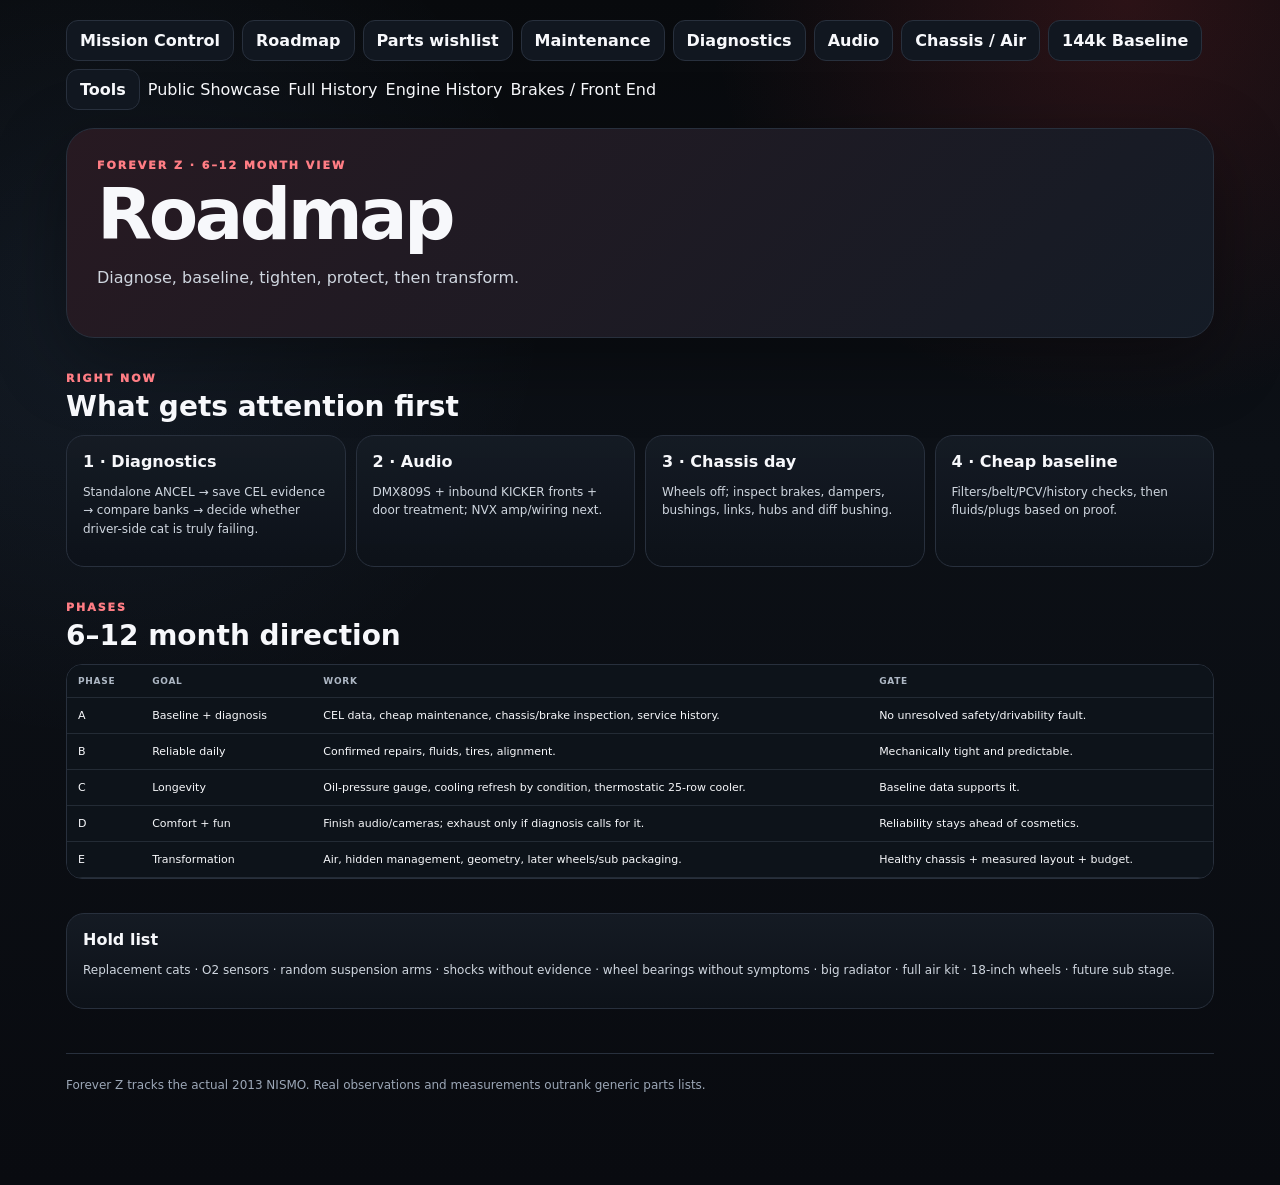
<file: roadmap.html>
<!doctype html><html lang="en"><head><meta charset="utf-8"><meta name="viewport" content="width=device-width,initial-scale=1,viewport-fit=cover"><meta name="theme-color" content="#090b0f"><title>Forever Z // Roadmap</title><link rel="stylesheet" href="site.css"></head><body><div class="shell"><div class="topbar"><div class="toplinks"><a class="btn" href="./">Mission Control</a><a class="btn" href="roadmap.html">Roadmap</a><a class="btn" href="wishlist.html">Parts wishlist</a><a class="btn" href="maintenance.html">Maintenance</a><a class="btn" href="diagnostics.html">Diagnostics</a><a class="btn" href="audio.html">Audio</a><a class="btn" href="chassis.html">Chassis / Air</a><a class="btn" href="baseline.html">144k Baseline</a><a class="btn" href="tools.html">Tools</a></div></div><header class="hero"><div class="eyebrow">FOREVER Z · 6–12 MONTH VIEW</div><h1>Roadmap</h1><p class="lead">Diagnose, baseline, tighten, protect, then transform.</p></header>
<section><div class="section-head"><div><div class="eyebrow">RIGHT NOW</div><h2>What gets attention first</h2></div></div><div class="grid four"><div class="card"><h3>1 · Diagnostics</h3><p>Standalone ANCEL → save CEL evidence → compare banks → decide whether driver-side cat is truly failing.</p></div><div class="card"><h3>2 · Audio</h3><p>DMX809S + inbound KICKER fronts + door treatment; NVX amp/wiring next.</p></div><div class="card"><h3>3 · Chassis day</h3><p>Wheels off; inspect brakes, dampers, bushings, links, hubs and diff bushing.</p></div><div class="card"><h3>4 · Cheap baseline</h3><p>Filters/belt/PCV/history checks, then fluids/plugs based on proof.</p></div></div></section>
<section><div class="section-head"><div><div class="eyebrow">PHASES</div><h2>6–12 month direction</h2></div></div><div class="tablewrap"><table class="table"><thead><tr><th>Phase</th><th>Goal</th><th>Work</th><th>Gate</th></tr></thead><tbody><tr><td>A</td><td>Baseline + diagnosis</td><td>CEL data, cheap maintenance, chassis/brake inspection, service history.</td><td>No unresolved safety/drivability fault.</td></tr><tr><td>B</td><td>Reliable daily</td><td>Confirmed repairs, fluids, tires, alignment.</td><td>Mechanically tight and predictable.</td></tr><tr><td>C</td><td>Longevity</td><td>Oil-pressure gauge, cooling refresh by condition, thermostatic 25-row cooler.</td><td>Baseline data supports it.</td></tr><tr><td>D</td><td>Comfort + fun</td><td>Finish audio/cameras; exhaust only if diagnosis calls for it.</td><td>Reliability stays ahead of cosmetics.</td></tr><tr><td>E</td><td>Transformation</td><td>Air, hidden management, geometry, later wheels/sub packaging.</td><td>Healthy chassis + measured layout + budget.</td></tr></tbody></table></div></section>
<section><div class="card"><h3>Hold list</h3><p>Replacement cats · O2 sensors · random suspension arms · shocks without evidence · wheel bearings without symptoms · big radiator · full air kit · 18-inch wheels · future sub stage.</p></div></section><footer class="footer">Forever Z tracks the actual 2013 NISMO. Real observations and measurements outrank generic parts lists.</footer><script src="site-extra.js"></script></div></body></html>
</file>
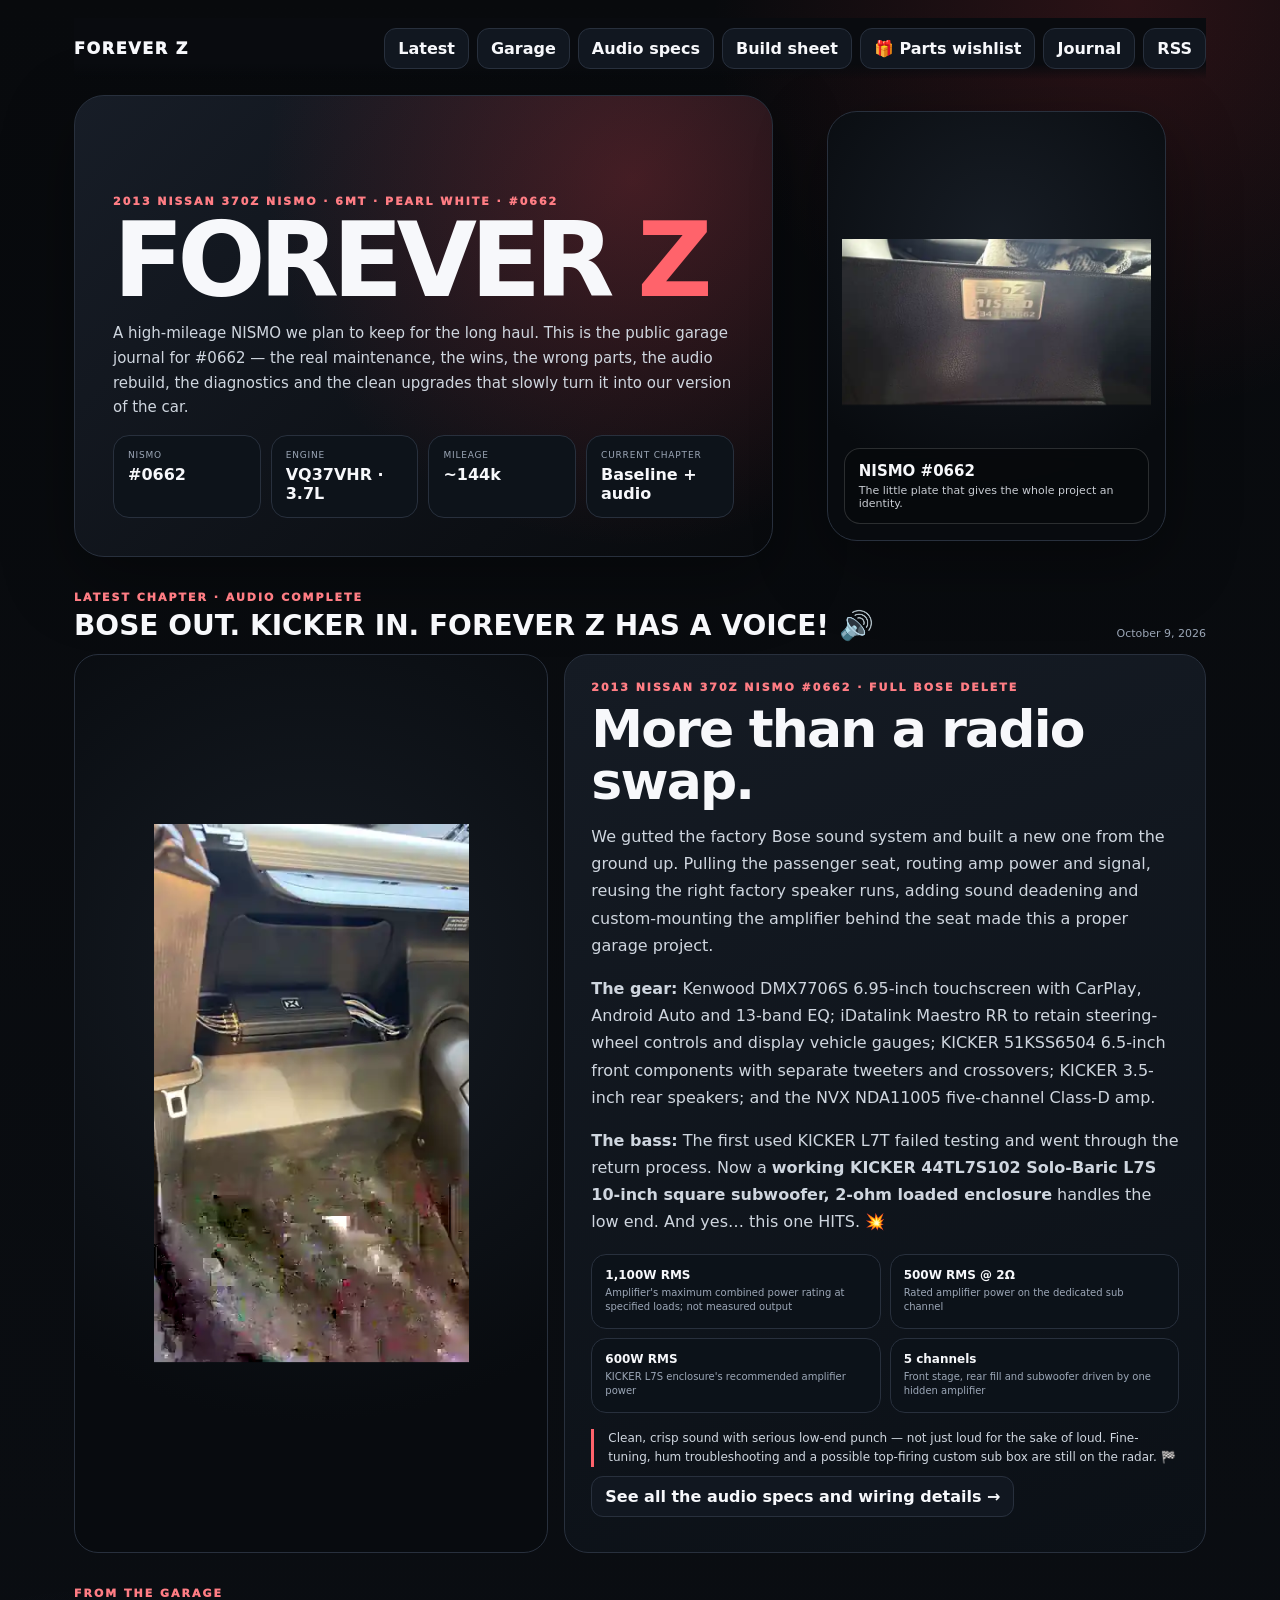
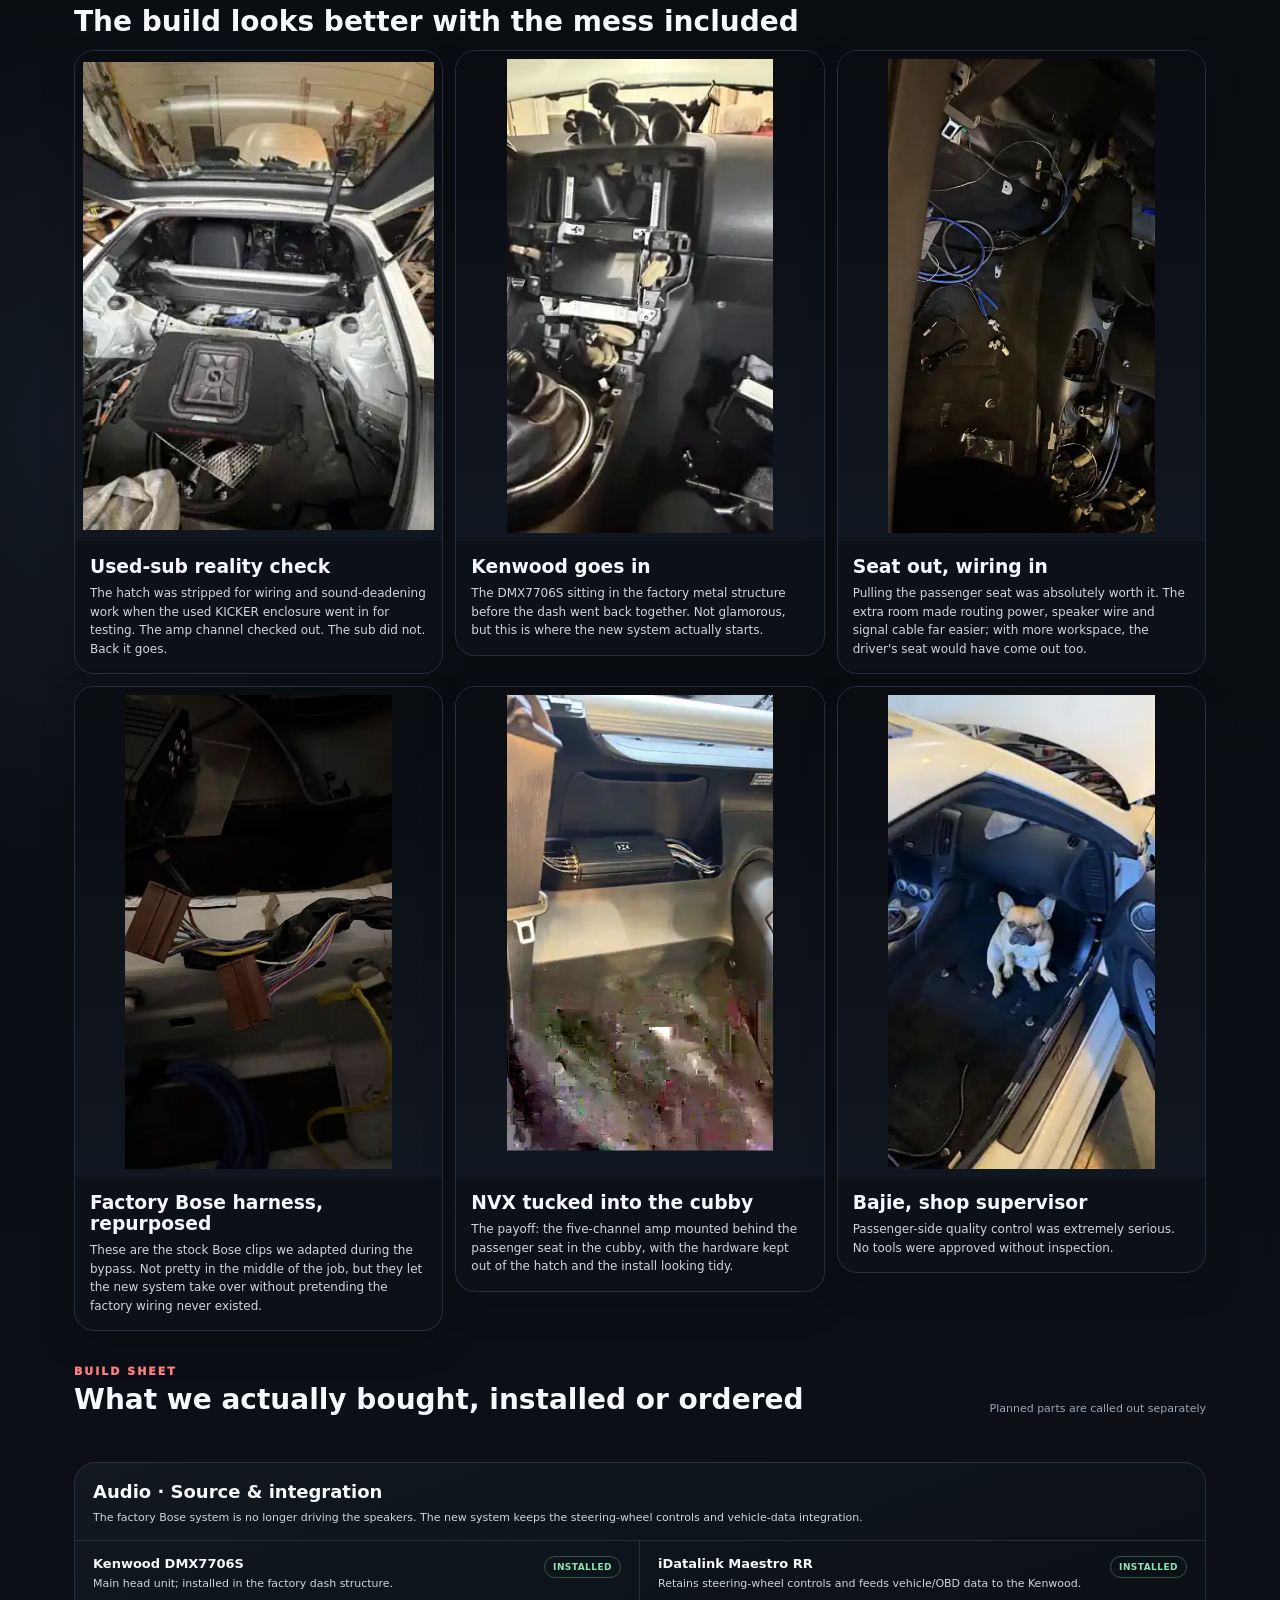
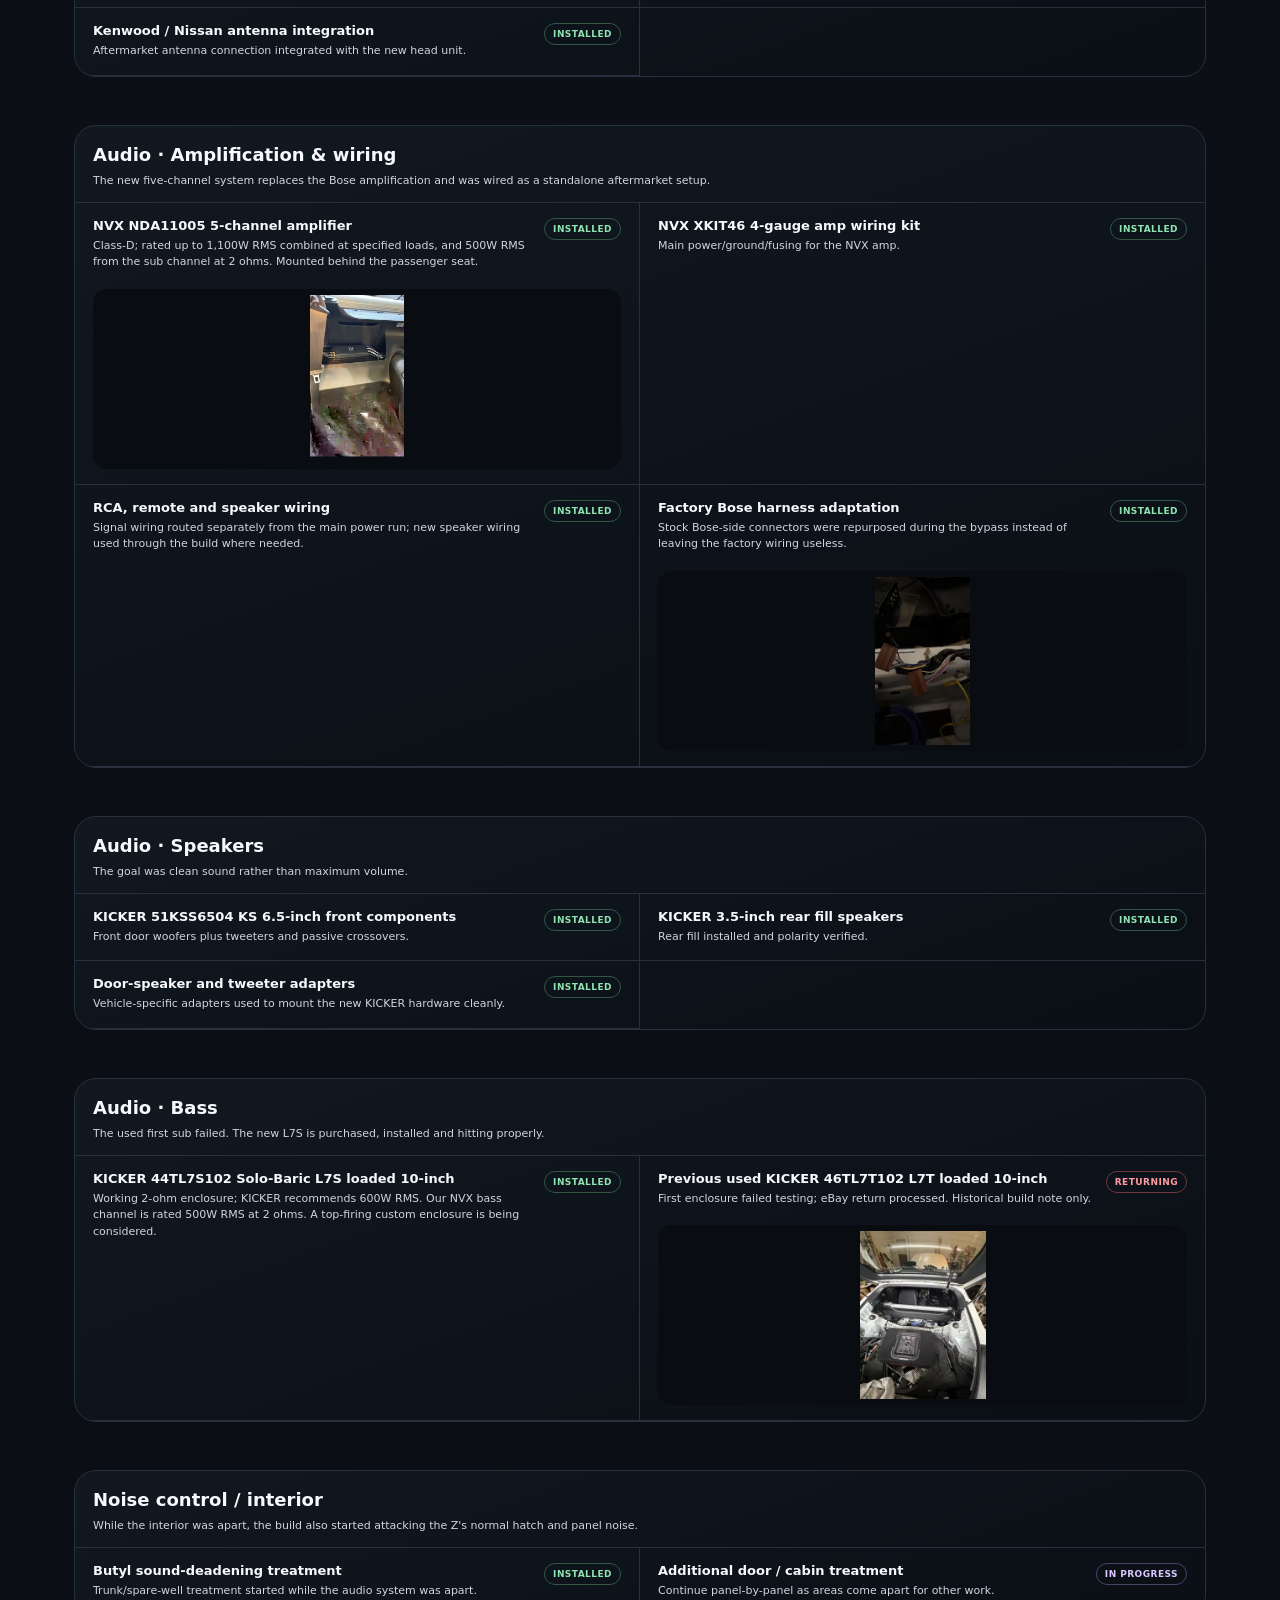
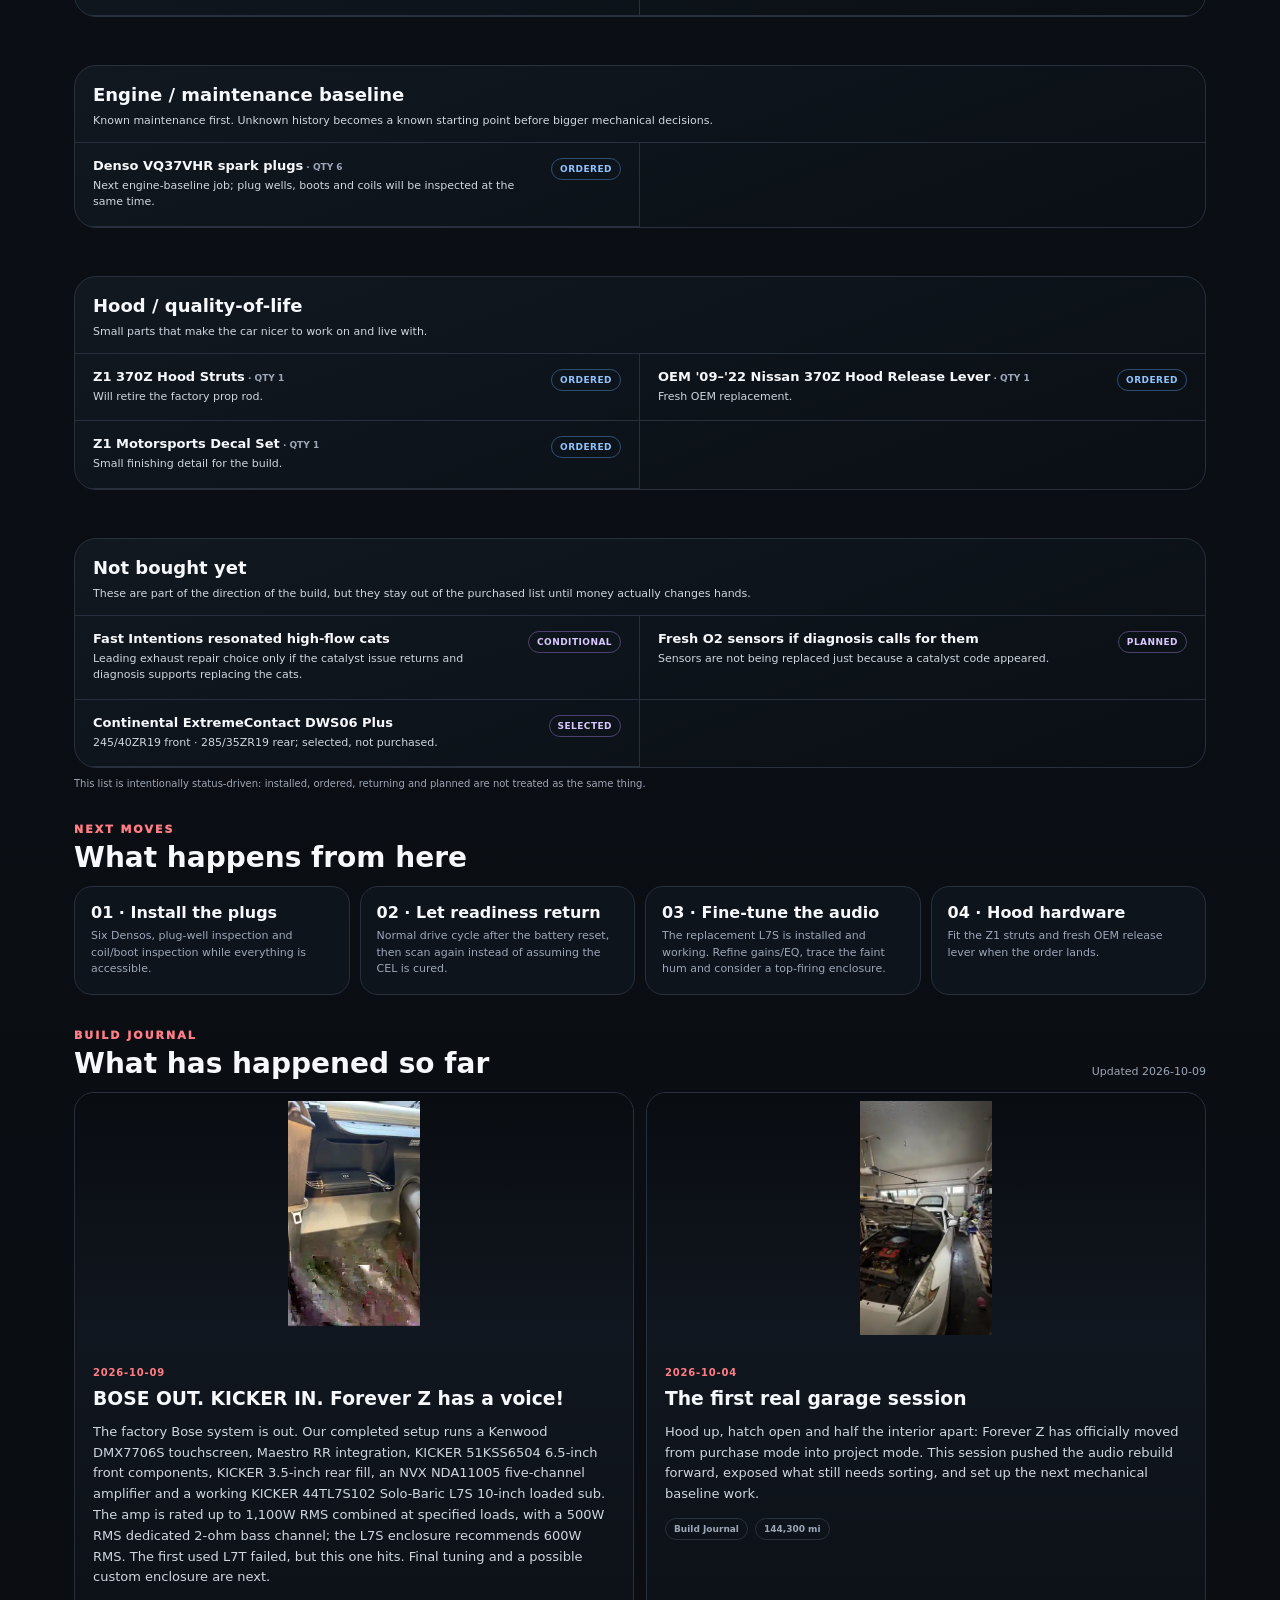
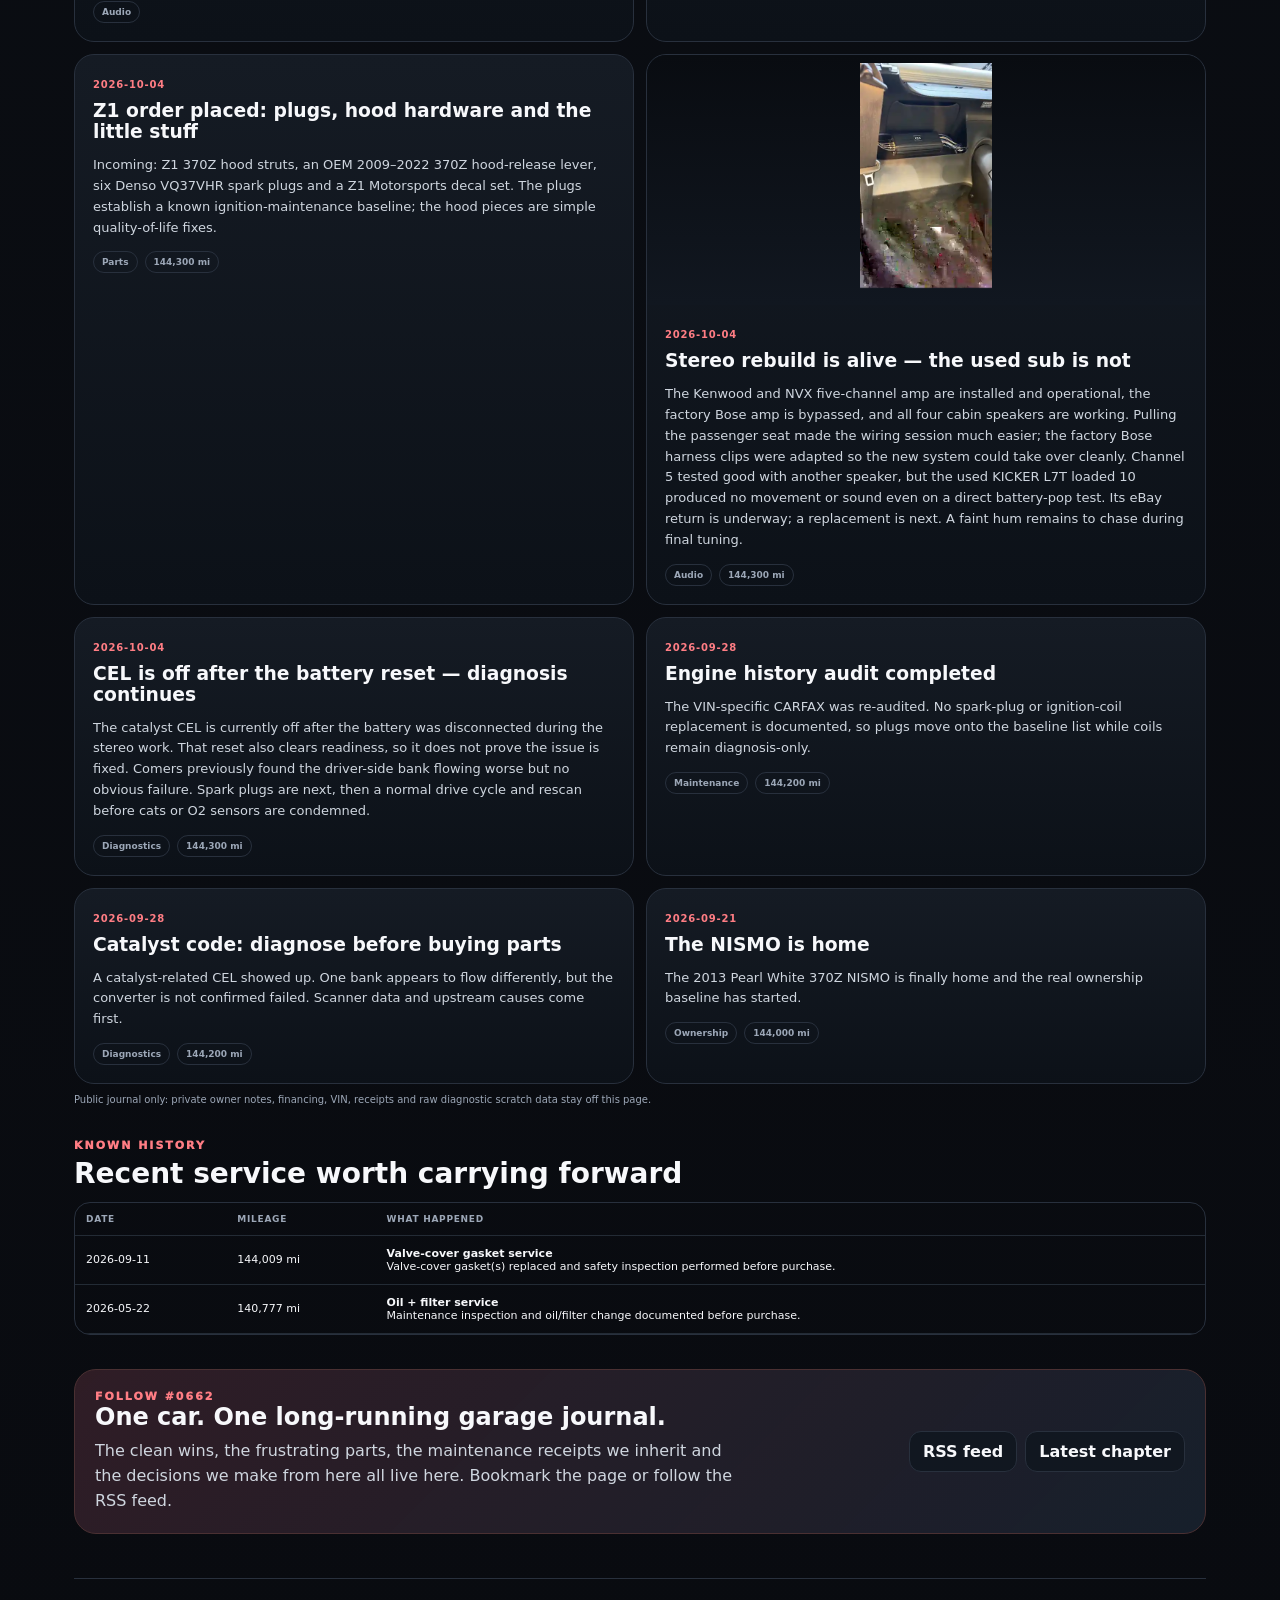
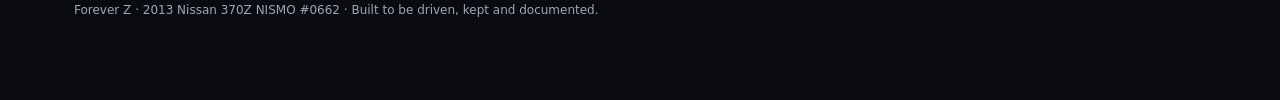
<file: showcase.html>
<!doctype html>
<html lang="en">
<head>
<meta charset="utf-8">
<meta name="viewport" content="width=device-width,initial-scale=1,viewport-fit=cover">
<meta name="theme-color" content="#090b0f">
<meta name="description" content="Forever Z — follow the long-term build of 2013 Nissan 370Z NISMO #0662: garage work, maintenance, audio, diagnostics and clean upgrades.">
<meta property="og:type" content="website">
<meta property="og:title" content="Forever Z — 2013 370Z NISMO #0662">
<meta property="og:description" content="A high-mileage NISMO being kept for the long haul. Follow the garage work, maintenance, audio rebuild and clean upgrades.">
<meta property="og:url" content="https://a11ast3r-rob.github.io/forever-z-build/showcase.html">
<meta property="og:image" content="https://a11ast3r-rob.github.io/forever-z-build/assets/public/nismo-0662.webp">
<meta name="twitter:card" content="summary_large_image">
<meta name="twitter:title" content="Forever Z — NISMO #0662">
<meta name="twitter:description" content="The public build journal for a 2013 Nissan 370Z NISMO being kept for the long haul.">
<meta name="twitter:image" content="https://a11ast3r-rob.github.io/forever-z-build/assets/public/nismo-0662.webp">
<link rel="alternate" type="application/rss+xml" title="Forever Z Updates" href="feed.xml">
<title>Forever Z // 2013 370Z NISMO #0662</title>
<link rel="stylesheet" href="site.css">
<style>
.public-shell{max-width:1160px;margin:auto;padding:18px 14px 80px}
.public-nav{display:flex;align-items:center;justify-content:space-between;gap:16px;margin-bottom:16px;position:sticky;top:0;z-index:20;padding:10px 0;background:linear-gradient(180deg,#090b0f 75%,transparent)}
.public-brand{font-weight:950;letter-spacing:.1em}.public-links{display:flex;gap:8px;flex-wrap:wrap}
.hero-public{display:grid;grid-template-columns:minmax(0,1.25fr) minmax(300px,.75fr);gap:14px}
.hero-copy,.hero-photo{border:1px solid var(--line);border-radius:30px;overflow:hidden;box-shadow:var(--shadow)}
.hero-copy{min-height:430px;padding:38px;display:flex;align-items:flex-end;background:radial-gradient(circle at 80% 18%,rgba(228,61,70,.25),transparent 23rem),linear-gradient(135deg,#171d27,#080a0d)}
.hero-copy h1{font-size:clamp(56px,10vw,104px);line-height:.83;letter-spacing:-.065em;margin:9px 0 18px}
.hero-copy h1 span{color:#ff636b}.hero-copy p{max-width:720px;color:var(--soft);line-height:1.65;font-size:15px}
.hero-photo{position:relative;min-height:430px;background:radial-gradient(circle at 50% 30%,#171d25,#080b0f 72%);display:flex;align-items:center;justify-content:center;padding:14px}.hero-photo img{width:100%;height:100%;max-height:400px;object-fit:contain;display:block;border-radius:18px;image-rendering:auto;cursor:zoom-in}
.photo-label{position:absolute;left:16px;right:16px;bottom:16px;padding:13px 14px;border:1px solid rgba(255,255,255,.15);border-radius:16px;background:rgba(7,9,12,.78);backdrop-filter:blur(8px)}
.photo-label b{display:block;font-size:15px}.photo-label span{display:block;color:#c7cbd2;font-size:11px;margin-top:4px}
.statbar{display:grid;grid-template-columns:repeat(4,1fr);gap:10px;margin-top:14px}
.pstat{border:1px solid var(--line);border-radius:16px;padding:14px;background:#0d131a}.pstat small{display:block;color:var(--muted);font-size:9px;text-transform:uppercase;letter-spacing:.09em}.pstat b{display:block;margin-top:5px;font-size:16px}
.feature{display:grid;grid-template-columns:minmax(300px,.85fr) minmax(0,1.15fr);gap:16px;align-items:stretch}
.feature-media{border:1px solid var(--line);border-radius:24px;overflow:hidden;min-height:520px;background:radial-gradient(circle at 50% 35%,#161c24,#080b0f 72%);display:flex;align-items:center;justify-content:center;padding:10px}.feature-media img{width:100%;height:100%;max-height:560px;object-fit:contain;display:block;border-radius:16px;image-rendering:auto;cursor:zoom-in}
.feature-copy{border:1px solid var(--line);border-radius:24px;padding:26px;background:linear-gradient(160deg,#151b24,#0b1016)}
.feature-copy h2{font-size:clamp(30px,5vw,52px);line-height:1;margin:9px 0 14px;letter-spacing:-.035em}.feature-copy p{color:var(--soft);line-height:1.7}
.feature-points{display:grid;grid-template-columns:repeat(2,1fr);gap:9px;margin-top:18px}.feature-point{border:1px solid var(--line);border-radius:15px;padding:13px;background:#0c1219}.feature-point b{display:block;font-size:12px}.feature-point span{display:block;color:var(--muted);font-size:10px;line-height:1.45;margin-top:4px}
.gallery{display:grid;grid-template-columns:repeat(3,minmax(0,1fr));gap:12px;align-items:start}.shot{border:1px solid var(--line);border-radius:20px;overflow:hidden;background:#0c1118;box-shadow:0 14px 34px rgba(0,0,0,.18)}.shot img{width:100%;aspect-ratio:3/4;object-fit:contain;display:block;background:linear-gradient(180deg,#090c11,#111720);padding:8px;image-rendering:auto;cursor:zoom-in}.shot-copy{padding:15px}.shot-copy h3{margin:0 0 7px}.shot-copy p{margin:0;color:var(--soft);line-height:1.55;font-size:12px}
.journal-grid{display:grid;grid-template-columns:repeat(2,minmax(0,1fr));gap:12px}.journal-card{border:1px solid var(--line);border-radius:20px;background:linear-gradient(180deg,#151b24,#0c1118);overflow:hidden}.journal-card img{width:100%;height:250px;object-fit:contain;display:block;background:linear-gradient(180deg,#090c11,#111720);padding:8px;image-rendering:auto;cursor:zoom-in}.journal-body{padding:18px}.journal-card time{color:#ff7d84;font-weight:900;font-size:10px;letter-spacing:.08em}.journal-card h3{margin:8px 0}.journal-card p{color:var(--soft);line-height:1.6;font-size:13px}.journal-card .meta{display:flex;gap:7px;flex-wrap:wrap;margin-top:12px}
.pub-pill{border:1px solid var(--line);border-radius:999px;padding:5px 8px;color:var(--muted);font-size:9px;font-weight:850}
.buildsheet{display:grid;gap:14px}.build-group{border:1px solid var(--line);border-radius:22px;background:linear-gradient(160deg,#111820,#0a0f15);overflow:hidden}.build-group-head{padding:18px 18px 13px;border-bottom:1px solid var(--line)}.build-group-head h3{margin:0;font-size:18px}.build-group-head p{margin:7px 0 0;color:var(--soft);font-size:11px;line-height:1.55;max-width:850px}.build-items{display:grid;grid-template-columns:repeat(2,minmax(0,1fr))}.build-item{display:grid;grid-template-columns:minmax(0,1fr) auto;gap:12px;padding:15px 18px;border-bottom:1px solid var(--line)}.build-item:nth-child(odd){border-right:1px solid var(--line)}.build-item b{display:block;font-size:13px}.build-item p{margin:5px 0 0;color:var(--soft);font-size:11px;line-height:1.5}.build-item-media{grid-column:1/-1;border-radius:14px;overflow:hidden;background:#090c11;margin-top:6px}.build-item-media img{display:block;width:100%;height:180px;object-fit:contain;background:#090c11;padding:6px;cursor:zoom-in}.status-chip{align-self:start;border:1px solid var(--line);border-radius:999px;padding:5px 8px;font-size:9px;font-weight:900;text-transform:uppercase;letter-spacing:.05em;white-space:nowrap}.status-installed{color:#8fe3b1;border-color:#315744}.status-ordered{color:#8fc3ff;border-color:#304d70}.status-returning{color:#ff9aa0;border-color:#6a383d}.status-planned,.status-selected,.status-conditional,.status-in-progress{color:#d8c8ff;border-color:#4b416b}.qty{color:var(--muted);font-size:9px}
.next-grid{display:grid;grid-template-columns:repeat(4,1fr);gap:10px}.next-card{border:1px solid var(--line);border-radius:18px;padding:16px;background:#0e141c}.next-card b{display:block}.next-card span{display:block;color:var(--muted);font-size:11px;line-height:1.5;margin-top:6px}
.public-table{width:100%;border-collapse:collapse}.public-table th,.public-table td{padding:11px;border-bottom:1px solid #232b35;text-align:left;font-size:11px}.public-table th{color:var(--muted);font-size:9px;text-transform:uppercase;letter-spacing:.08em}
.followbox{display:grid;grid-template-columns:1.5fr 1fr;gap:14px;align-items:center;border:1px solid #4a3032;border-radius:22px;padding:20px;background:linear-gradient(135deg,rgba(228,61,70,.14),rgba(126,184,255,.05)),#111720}
.followbox h2{margin:0 0 8px}.followbox p{margin:0;color:var(--soft);line-height:1.55}.follow-actions{display:flex;gap:8px;justify-content:flex-end;flex-wrap:wrap}.data-note{color:var(--muted);font-size:10px;margin-top:10px}
.story-rule{font-size:12px;color:var(--soft);border-left:3px solid #ff636b;padding-left:14px;line-height:1.6;margin-top:16px}
.photo-lightbox{border:0;padding:0;background:transparent;max-width:min(94vw,1200px);max-height:94vh}.photo-lightbox::backdrop{background:rgba(0,0,0,.86);backdrop-filter:blur(7px)}.lightbox-shell{position:relative;background:#07090c;border:1px solid #2a323d;border-radius:22px;padding:10px;box-shadow:0 30px 100px rgba(0,0,0,.65)}.lightbox-shell img{display:block;max-width:calc(94vw - 24px);max-height:calc(88vh - 24px);width:auto;height:auto;object-fit:contain;border-radius:14px}.lightbox-close{position:absolute;top:16px;right:16px;width:38px;height:38px;border-radius:999px;border:1px solid rgba(255,255,255,.18);background:rgba(5,7,10,.78);color:#fff;font-size:24px;line-height:1;cursor:pointer;z-index:2}.hero-photo img,.feature-media img,.shot img,.journal-card img{transition:transform .18s ease,filter .18s ease}.hero-photo img:hover,.feature-media img:hover,.shot img:hover,.journal-card img:hover{transform:scale(1.008);filter:brightness(1.035)}
@media(max-width:900px){.hero-public,.feature{grid-template-columns:1fr}.hero-photo{min-height:330px}.statbar,.next-grid{grid-template-columns:repeat(2,1fr)}.gallery{grid-template-columns:repeat(2,1fr)}.feature-media{min-height:440px}.followbox{grid-template-columns:1fr}.follow-actions{justify-content:flex-start}}
@media(max-width:650px){.public-nav{position:static;align-items:flex-start;flex-direction:column}.hero-copy{min-height:390px;padding:25px}.hero-photo{min-height:0;aspect-ratio:16/10;padding:8px}.hero-photo img{max-height:none}.statbar,.gallery,.journal-grid,.next-grid,.feature-points{grid-template-columns:1fr}.build-items{grid-template-columns:1fr}.build-item:nth-child(odd){border-right:0}.feature-media{min-height:0;aspect-ratio:3/4;padding:8px}.feature-media img{max-height:none}.shot img{aspect-ratio:3/4}.journal-card img{height:auto;aspect-ratio:3/4}}
</style>
</head>
<body>
<div class="public-shell">
<nav class="public-nav">
  <div class="public-brand">FOREVER Z</div>
  <div class="public-links">
    <a class="btn" href="#latest">Latest</a>
    <a class="btn" href="#garage">Garage</a>
    <a class="btn" href="audio.html">Audio specs</a>
    <a class="btn" href="#buildsheet">Build sheet</a>
    <a class="btn" href="wishlist.html">🎁 Parts wishlist</a>
    <a class="btn" href="#journal">Journal</a>
    <a class="btn" href="feed.xml">RSS</a>
  </div>
</nav>

<header class="hero-public">
  <div class="hero-copy">
    <div>
      <div class="eyebrow">2013 NISSAN 370Z NISMO · 6MT · PEARL WHITE · #0662</div>
      <h1>FOREVER <span>Z</span></h1>
      <p>A high-mileage NISMO we plan to keep for the long haul. This is the public garage journal for #0662 — the real maintenance, the wins, the wrong parts, the audio rebuild, the diagnostics and the clean upgrades that slowly turn it into our version of the car.</p>
      <div class="statbar">
        <div class="pstat"><small>NISMO</small><b>#0662</b></div>
        <div class="pstat"><small>Engine</small><b>VQ37VHR · 3.7L</b></div>
        <div class="pstat"><small>Mileage</small><b>~144k</b></div>
        <div class="pstat"><small>Current chapter</small><b>Baseline + audio</b></div>
      </div>
    </div>
  </div>
  <figure class="hero-photo">
    <img src="assets/public/nismo-0662.webp" alt="370Z NISMO interior build plate numbered 0662" decoding="async" data-full>
    <figcaption class="photo-label"><b>NISMO #0662</b><span>The little plate that gives the whole project an identity.</span></figcaption>
  </figure>
</header>

<section id="latest">
  <div class="section-head"><div><div class="eyebrow">LATEST CHAPTER · AUDIO COMPLETE</div><h2>BOSE OUT. KICKER IN. FOREVER Z HAS A VOICE! 🔊</h2></div><span class="muted">October 9, 2026</span></div>
  <div class="feature">
    <div class="feature-media"><img src="assets/public/nvx-amp-cubby.webp" alt="NVX amplifier custom mounted in the cubby behind the 370Z passenger seat" decoding="async" data-full></div>
    <article class="feature-copy">
      <div class="eyebrow">2013 NISSAN 370Z NISMO #0662 · FULL BOSE DELETE</div>
      <h2>More than a radio swap.</h2>
      <p>We gutted the factory Bose sound system and built a new one from the ground up. Pulling the passenger seat, routing amp power and signal, reusing the right factory speaker runs, adding sound deadening and custom-mounting the amplifier behind the seat made this a proper garage project.</p>
      <p><b>The gear:</b> Kenwood DMX7706S 6.95-inch touchscreen with CarPlay, Android Auto and 13-band EQ; iDatalink Maestro RR to retain steering-wheel controls and display vehicle gauges; KICKER 51KSS6504 6.5-inch front components with separate tweeters and crossovers; KICKER 3.5-inch rear speakers; and the NVX NDA11005 five-channel Class-D amp.</p>
      <p><b>The bass:</b> The first used KICKER L7T failed testing and went through the return process. Now a <b>working KICKER 44TL7S102 Solo-Baric L7S 10-inch square subwoofer, 2-ohm loaded enclosure</b> handles the low end. And yes… this one HITS. 💥</p>
      <div class="feature-points">
        <div class="feature-point"><b>1,100W RMS</b><span>Amplifier's maximum combined power rating at specified loads; not measured output</span></div>
        <div class="feature-point"><b>500W RMS @ 2Ω</b><span>Rated amplifier power on the dedicated sub channel</span></div>
        <div class="feature-point"><b>600W RMS</b><span>KICKER L7S enclosure's recommended amplifier power</span></div>
        <div class="feature-point"><b>5 channels</b><span>Front stage, rear fill and subwoofer driven by one hidden amplifier</span></div>
      </div>
      <div class="story-rule">Clean, crisp sound with serious low-end punch — not just loud for the sake of loud. Fine-tuning, hum troubleshooting and a possible top-firing custom sub box are still on the radar. 🏁</div>
      <p><a class="btn" href="audio.html">See all the audio specs and wiring details →</a></p>
    </article>
  </div>
</section>

<section id="garage">
  <div class="section-head"><div><div class="eyebrow">FROM THE GARAGE</div><h2>The build looks better with the mess included</h2></div></div>
  <div class="gallery">
    <article class="shot">
      <img src="assets/public/used-sub-trunk.webp" alt="Used KICKER subwoofer sitting in the stripped 370Z hatch during the audio install">
      <div class="shot-copy"><h3>Used-sub reality check</h3><p>The hatch was stripped for wiring and sound-deadening work when the used KICKER enclosure went in for testing. The amp channel checked out. The sub did not. Back it goes.</p></div>
    </article>
    <article class="shot">
      <img src="assets/public/kenwood-dash-install.webp" alt="Kenwood receiver mounted in the 370Z dash with trim removed">
      <div class="shot-copy"><h3>Kenwood goes in</h3><p>The DMX7706S sitting in the factory metal structure before the dash went back together. Not glamorous, but this is where the new system actually starts.</p></div>
    </article>
    <article class="shot">
      <img src="assets/public/wiring-progress.webp" alt="370Z interior stripped for audio wiring with the passenger seat removed">
      <div class="shot-copy"><h3>Seat out, wiring in</h3><p>Pulling the passenger seat was absolutely worth it. The extra room made routing power, speaker wire and signal cable far easier; with more workspace, the driver's seat would have come out too.</p></div>
    </article>
    <article class="shot">
      <img src="assets/public/bose-harness-tap.webp" alt="Factory Bose wiring harness connectors adapted during the 370Z audio install">
      <div class="shot-copy"><h3>Factory Bose harness, repurposed</h3><p>These are the stock Bose clips we adapted during the bypass. Not pretty in the middle of the job, but they let the new system take over without pretending the factory wiring never existed.</p></div>
    </article>
    <article class="shot">
      <img src="assets/public/nvx-amp-cubby.webp" alt="NVX five-channel amplifier mounted neatly in the cubby behind the 370Z passenger seat">
      <div class="shot-copy"><h3>NVX tucked into the cubby</h3><p>The payoff: the five-channel amp mounted behind the passenger seat in the cubby, with the hardware kept out of the hatch and the install looking tidy.</p></div>
    </article>
    <article class="shot">
      <img src="assets/public/bajie-shop-supervisor.webp" alt="Bajie sitting in the passenger footwell of the 370Z during the build">
      <div class="shot-copy"><h3>Bajie, shop supervisor</h3><p>Passenger-side quality control was extremely serious. No tools were approved without inspection.</p></div>
    </article>
  </div>
</section>

<section id="buildsheet">
  <div class="section-head"><div><div class="eyebrow">BUILD SHEET</div><h2>What we actually bought, installed or ordered</h2></div><span class="muted">Planned parts are called out separately</span></div>
  <div class="buildsheet" id="buildSheet"></div>
  <div class="data-note">This list is intentionally status-driven: installed, ordered, returning and planned are not treated as the same thing.</div>
</section>

<section>
  <div class="section-head"><div><div class="eyebrow">NEXT MOVES</div><h2>What happens from here</h2></div></div>
  <div class="next-grid">
    <div class="next-card"><b>01 · Install the plugs</b><span>Six Densos, plug-well inspection and coil/boot inspection while everything is accessible.</span></div>
    <div class="next-card"><b>02 · Let readiness return</b><span>Normal drive cycle after the battery reset, then scan again instead of assuming the CEL is cured.</span></div>
    <div class="next-card"><b>03 · Fine-tune the audio</b><span>The replacement L7S is installed and working. Refine gains/EQ, trace the faint hum and consider a top-firing enclosure.</span></div>
    <div class="next-card"><b>04 · Hood hardware</b><span>Fit the Z1 struts and fresh OEM release lever when the order lands.</span></div>
  </div>
</section>

<section id="journal">
  <div class="section-head"><div><div class="eyebrow">BUILD JOURNAL</div><h2>What has happened so far</h2></div><span class="muted" id="feedStatus">Public snapshot</span></div>
  <div class="journal-grid" id="journalGrid"></div>
  <div class="data-note">Public journal only: private owner notes, financing, VIN, receipts and raw diagnostic scratch data stay off this page.</div>
</section>

<section id="service">
  <div class="section-head"><div><div class="eyebrow">KNOWN HISTORY</div><h2>Recent service worth carrying forward</h2></div></div>
  <div class="tablewrap"><table class="public-table"><thead><tr><th>Date</th><th>Mileage</th><th>What happened</th></tr></thead><tbody id="serviceRows"></tbody></table></div>
</section>

<section>
  <div class="followbox">
    <div><div class="eyebrow">FOLLOW #0662</div><h2>One car. One long-running garage journal.</h2><p>The clean wins, the frustrating parts, the maintenance receipts we inherit and the decisions we make from here all live here. Bookmark the page or follow the RSS feed.</p></div>
    <div class="follow-actions"><a class="btn" href="feed.xml">RSS feed</a><a class="btn" href="#latest">Latest chapter</a></div>
  </div>
</section>

<footer class="footer">Forever Z · 2013 Nissan 370Z NISMO #0662 · Built to be driven, kept and documented.</footer>
</div>

<dialog class="photo-lightbox" id="photoLightbox" aria-label="Full-size build photo">
  <div class="lightbox-shell">
    <button class="lightbox-close" type="button" aria-label="Close photo">×</button>
    <img id="lightboxImage" alt="">
  </div>
</dialog>

<script src="public-config.js"></script>
<script src="public-data.js"></script>
<script>
(() => {
  const fallback=window.FOREVER_Z_PUBLIC_DATA||{items:[],parts:[]};
  const esc=s=>String(s??'').replace(/[&<>"']/g,c=>({'&':'&amp;','<':'&lt;','>':'&gt;','"':'&quot;',"'":'&#39;'}[c]));
  const fmtMileage=n=>n?Number(n).toLocaleString()+' mi':'';
  function render(data,live){
    const items=(data.items||[]).slice().sort((a,b)=>String(b.date).localeCompare(String(a.date)));
    const updates=items.filter(x=>x.type==='Update').slice(0,8);
    const services=items.filter(x=>x.type==='Service');
    const buildSheet=(data.buildSheet&&data.buildSheet.length?data.buildSheet:fallback.buildSheet)||[];
    document.getElementById('journalGrid').innerHTML=updates.map(x=>{
      const image=x.image?'<img src="'+esc(x.image)+'" alt="'+esc(x.imageAlt||x.title)+'" loading="lazy" decoding="async" data-full>':'';
      return '<article class="journal-card" id="update-'+esc(x.slug||x.id)+'">'+image+'<div class="journal-body"><time>'+esc(x.date)+'</time><h3>'+esc(x.title)+'</h3><p>'+esc(x.summary)+'</p><div class="meta"><span class="pub-pill">'+esc(x.category||'Update')+'</span>'+(x.mileage?'<span class="pub-pill">'+esc(fmtMileage(x.mileage))+'</span>':'')+'</div></div></article>';
    }).join('')||'<div class="card"><p>No public updates yet.</p></div>';
    document.getElementById('buildSheet').innerHTML=buildSheet.map(group=>{
      const items=(group.items||[]).map(item=>{
        const cls='status-'+String(item.status||'').toLowerCase().replace(/[^a-z0-9]+/g,'-');
        const qty=item.qty?'<span class="qty"> · QTY '+esc(item.qty)+'</span>':'';
        const media=item.image?'<div class="build-item-media"><img src="'+esc(item.image)+'" alt="'+esc(item.part)+'" loading="lazy" decoding="async" data-full></div>':'';
        return '<article class="build-item"><div><b>'+esc(item.part)+qty+'</b><p>'+esc(item.note||'')+'</p></div><span class="status-chip '+cls+'">'+esc(item.status||'')+'</span>'+media+'</article>';
      }).join('');
      return '<section class="build-group"><div class="build-group-head"><h3>'+esc(group.category)+'</h3><p>'+esc(group.intro||'')+'</p></div><div class="build-items">'+items+'</div></section>';
    }).join('');
    document.getElementById('serviceRows').innerHTML=services.slice(0,8).map(x=>'<tr><td>'+esc(x.date)+'</td><td>'+esc(fmtMileage(x.mileage))+'</td><td><b>'+esc(x.title)+'</b><br>'+esc(x.summary)+'</td></tr>').join('');
    document.getElementById('feedStatus').textContent=live?'Live public feed':'Updated '+esc(data.updatedAt||'');
  }
  function tryRemote(){
    const url=window.FOREVER_Z_PUBLIC_FEED_URL;
    if(!url){render(fallback,false);return;}
    const s=document.createElement('script');
    s.src=url+(url.includes('?')?'&':'?')+'format=js&_='+(Date.now());
    s.onload=()=>render(window.FOREVER_Z_REMOTE_DATA||fallback,!!window.FOREVER_Z_REMOTE_DATA);
    s.onerror=()=>render(fallback,false);
    document.head.appendChild(s);
  }
  const lightbox=document.getElementById('photoLightbox');
  const lightboxImage=document.getElementById('lightboxImage');
  function wireLightbox(){
    document.querySelectorAll('[data-full], .shot img, .journal-card img, .build-item-media img').forEach(img=>{
      if(img.dataset.lightboxReady) return;
      img.dataset.lightboxReady='1';
      img.addEventListener('click',()=>{
        lightboxImage.src=img.currentSrc||img.src;
        lightboxImage.alt=img.alt||'Forever Z build photo';
        lightbox.showModal();
      });
    });
  }
  lightbox.querySelector('.lightbox-close').addEventListener('click',()=>lightbox.close());
  lightbox.addEventListener('click',e=>{if(e.target===lightbox) lightbox.close();});
  lightbox.addEventListener('close',()=>{lightboxImage.removeAttribute('src');});
  const originalRender=render;
  render=(data,live)=>{originalRender(data,live);wireLightbox();};
  tryRemote();
  wireLightbox();
})();
</script>
</body>
</html>
</file>
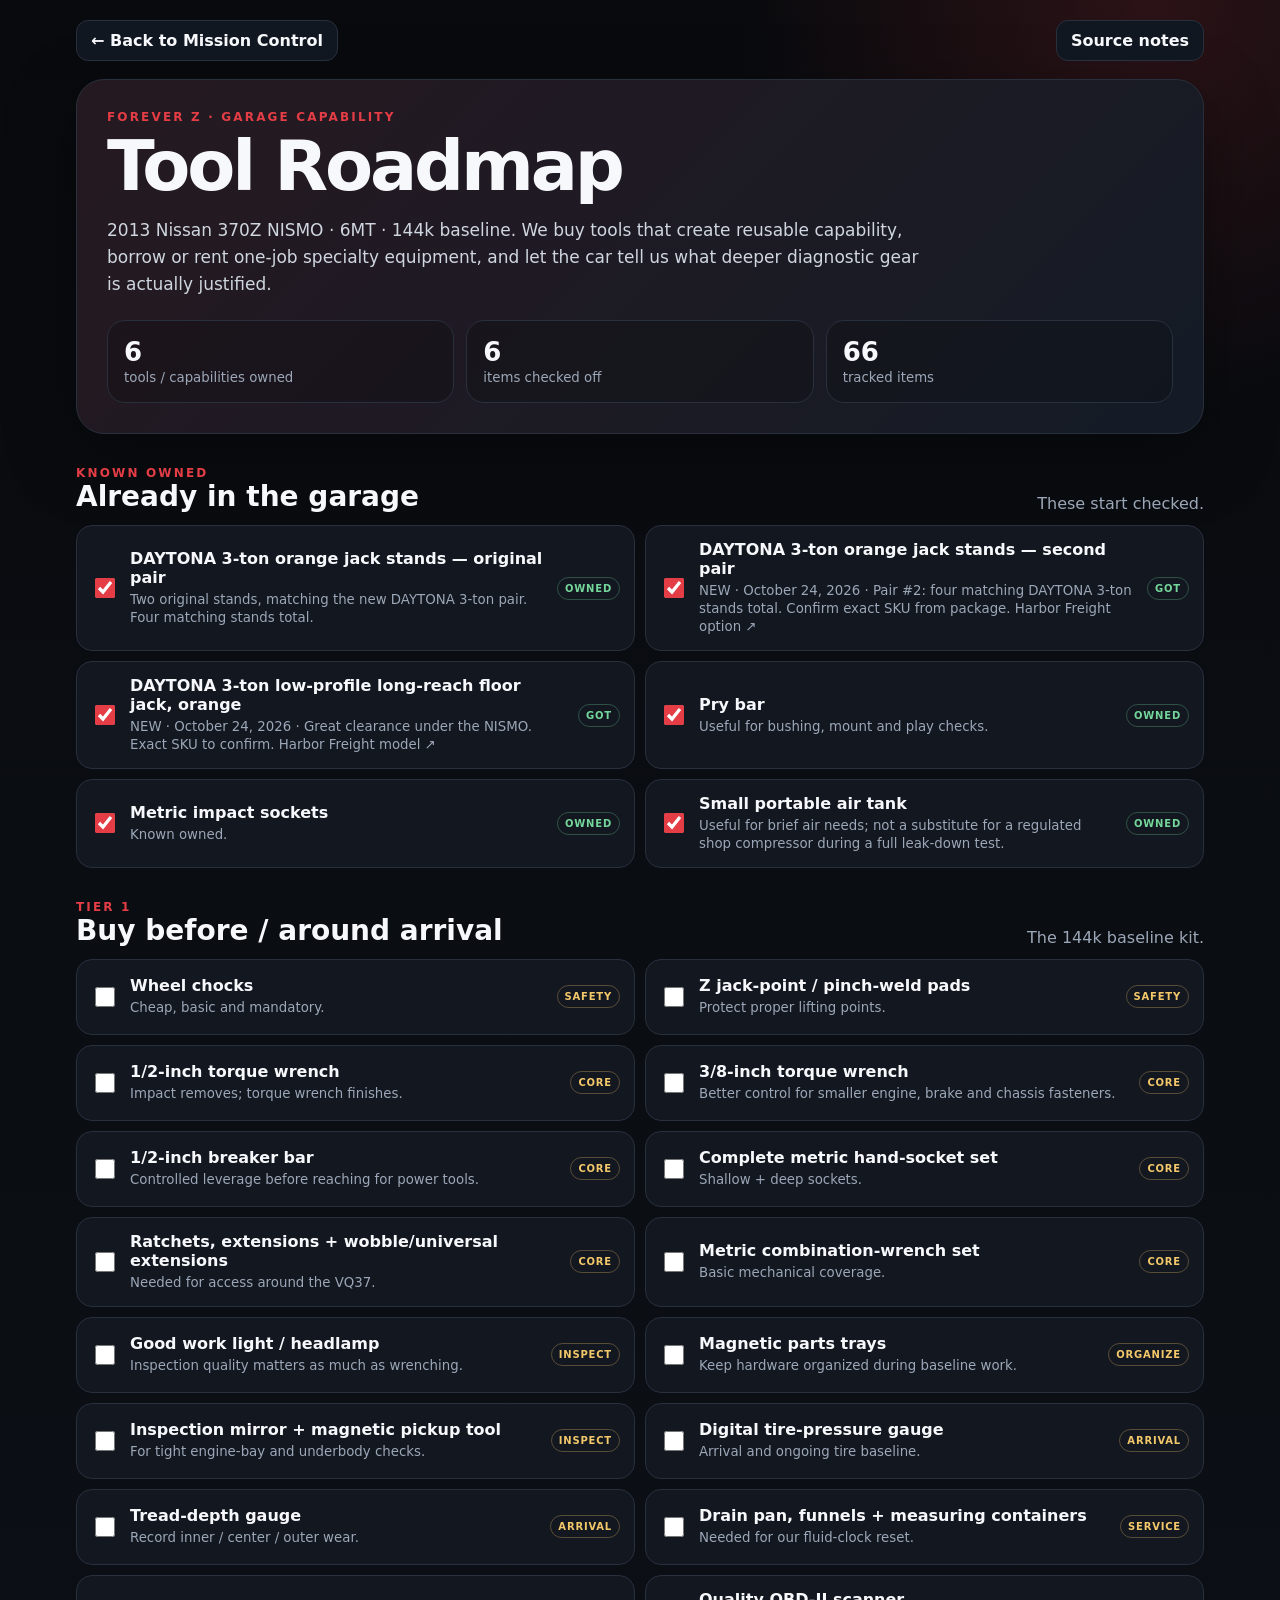
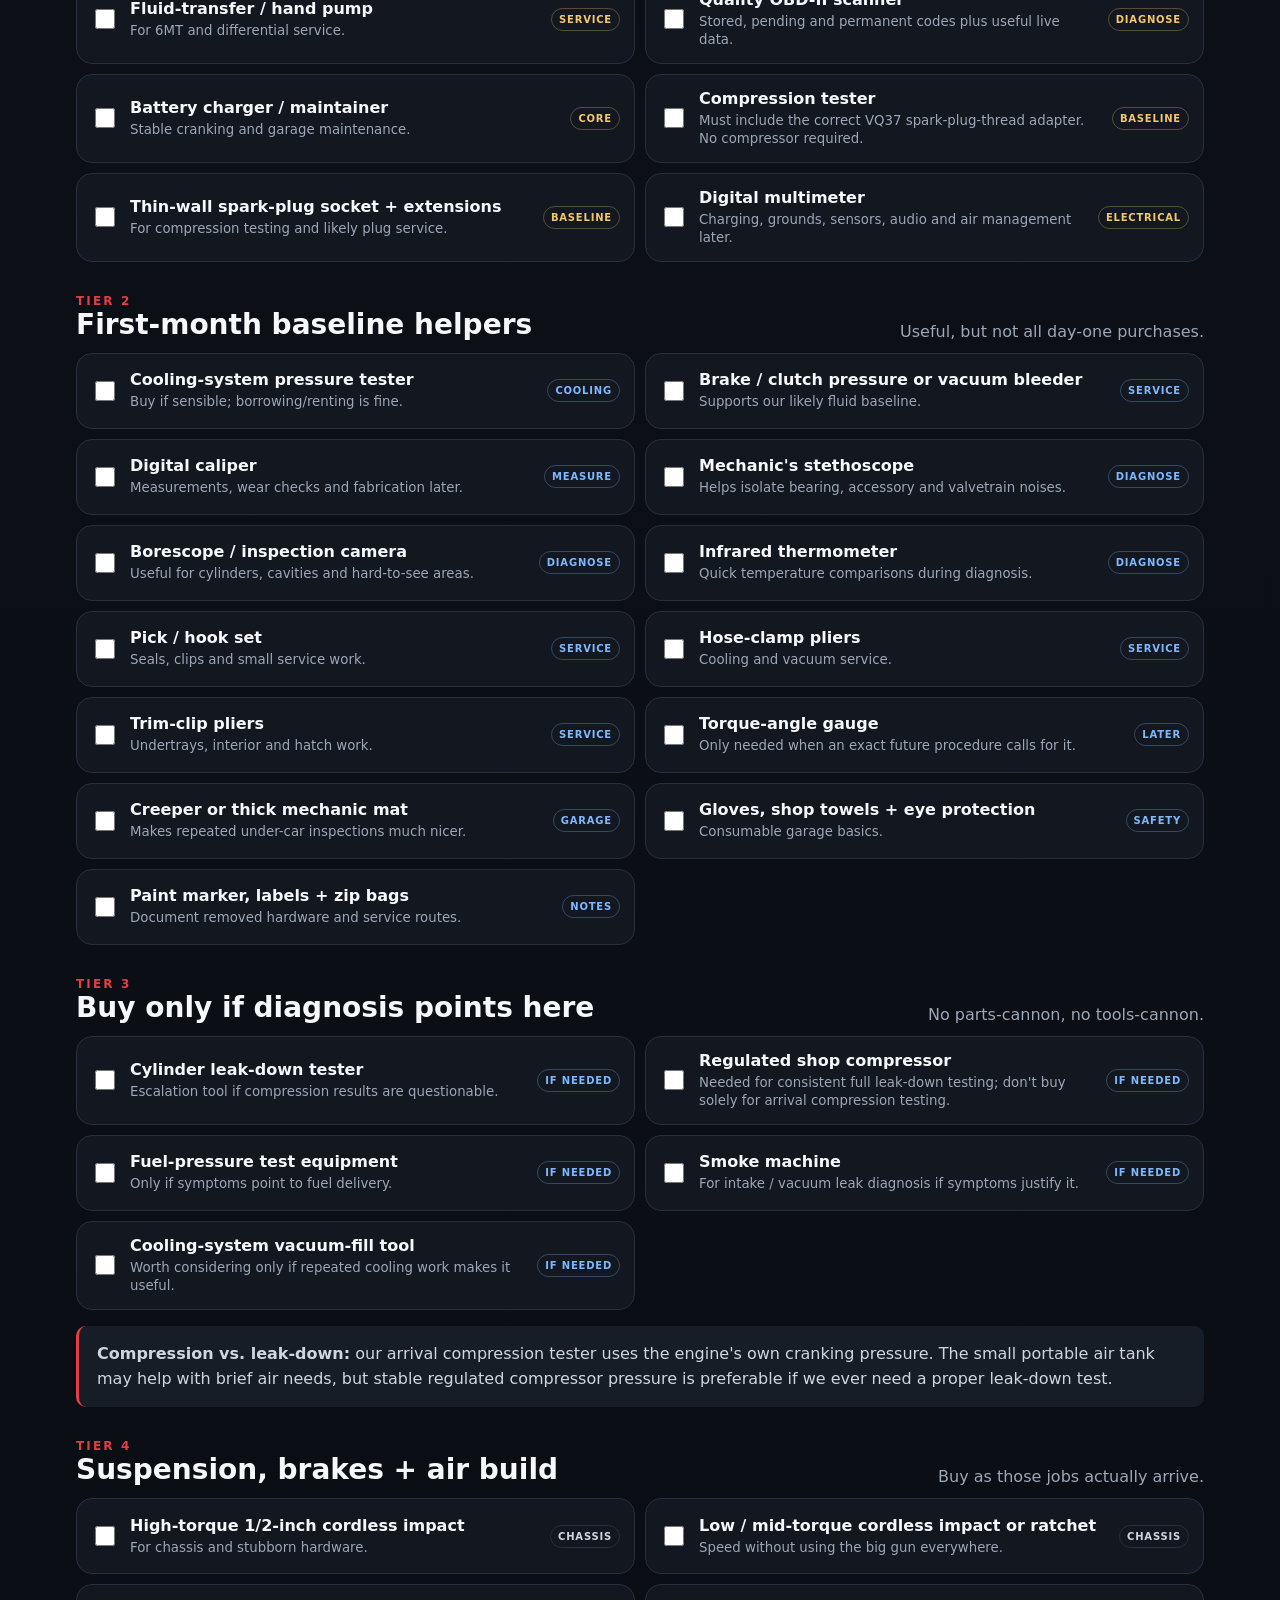
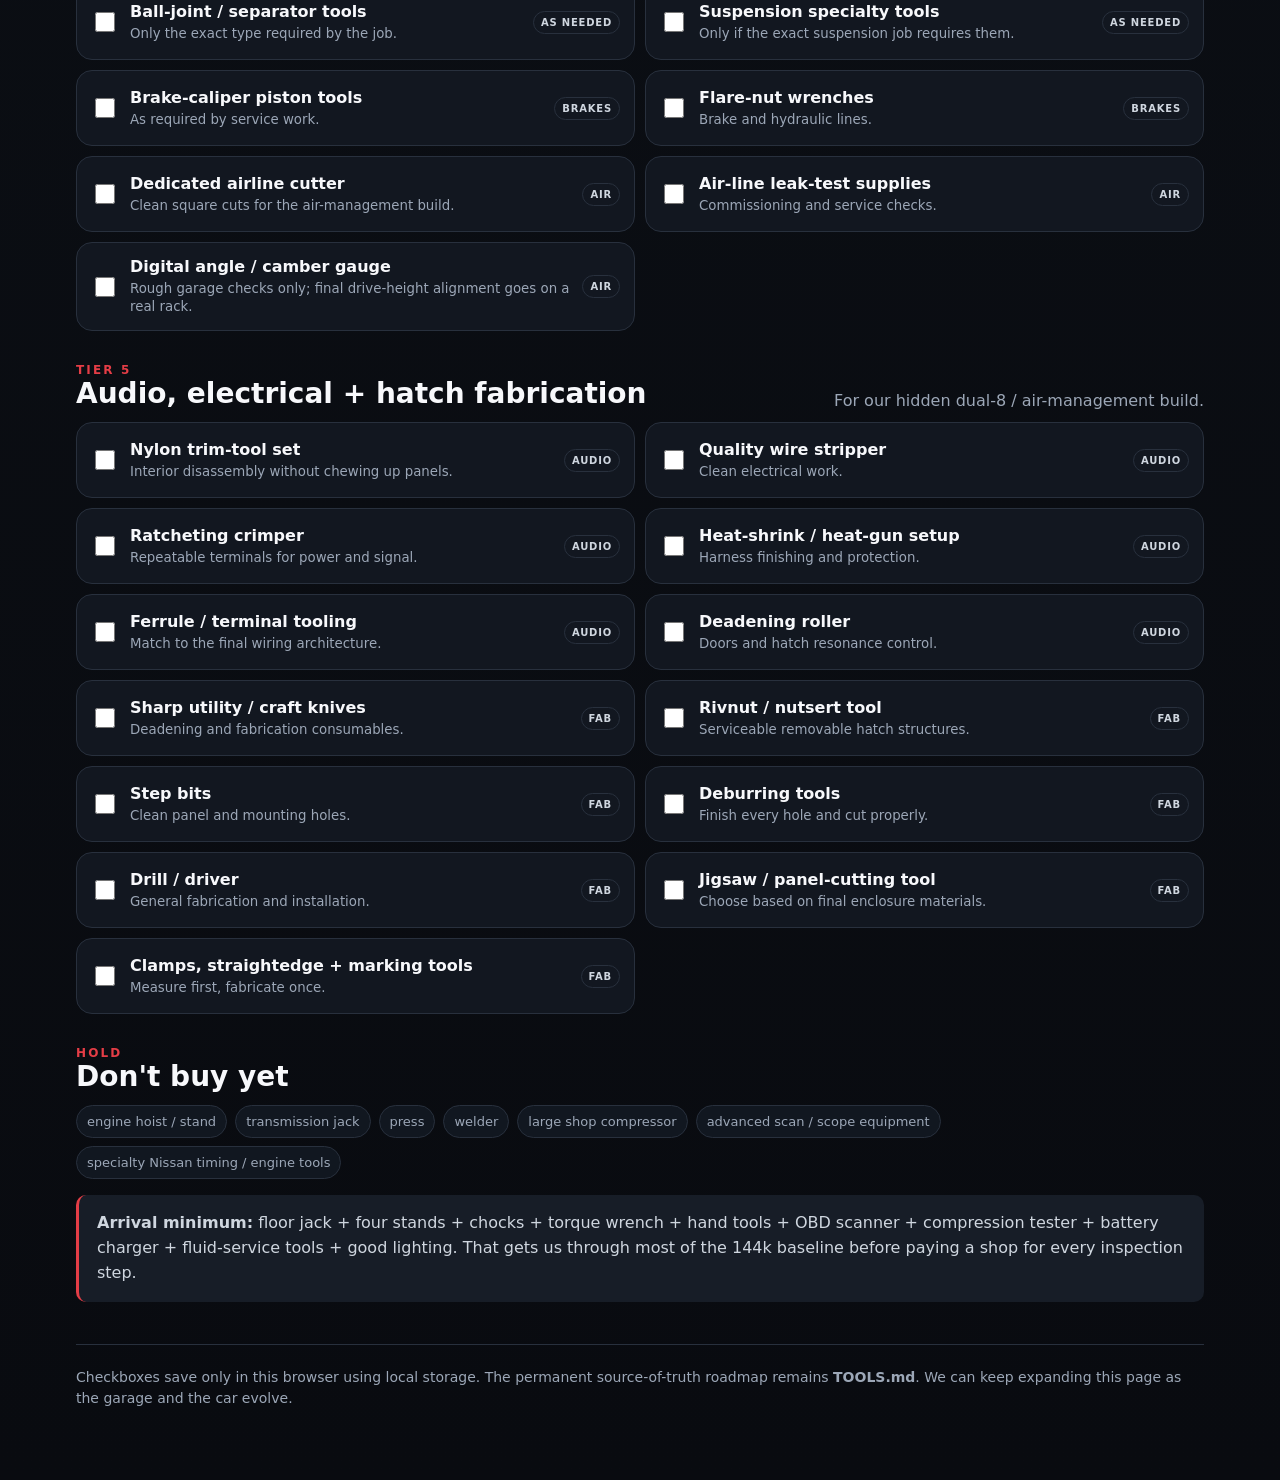
<file: tools.html>
<!doctype html>
<html lang="en">
<head>
<meta charset="utf-8">
<meta name="viewport" content="width=device-width,initial-scale=1,viewport-fit=cover">
<meta name="theme-color" content="#090b0f">
<title>Forever Z // Tool Roadmap</title>
<style>
:root{--bg:#090b0f;--panel:#121720;--panel2:#171d27;--line:#28303d;--text:#f7f8fb;--muted:#9ca7b7;--soft:#cfd6df;--red:#e43d46;--green:#75d69b;--amber:#f3c86a;--blue:#7eb8ff;--shadow:0 22px 70px rgba(0,0,0,.35)}
*{box-sizing:border-box}html{scroll-behavior:smooth}body{margin:0;background:radial-gradient(circle at 90% 0%,rgba(228,61,70,.16),transparent 26rem),linear-gradient(180deg,#080a0d,#0c1016 38%,#090b10);color:var(--text);font-family:Inter,ui-sans-serif,system-ui,-apple-system,BlinkMacSystemFont,"Segoe UI",sans-serif}.shell{max-width:1160px;margin:auto;padding:20px 16px 70px}a{color:inherit;text-decoration:none}.topbar{display:flex;gap:12px;justify-content:space-between;align-items:center;margin-bottom:18px}.btn{border:1px solid var(--line);background:#111720;color:var(--text);padding:10px 14px;border-radius:12px;font-weight:700;cursor:pointer}.btn:hover{border-color:#47546a}.hero{border:1px solid var(--line);border-radius:28px;padding:30px;background:linear-gradient(135deg,rgba(228,61,70,.10),rgba(126,184,255,.04)),#10151d;box-shadow:var(--shadow)}.eyebrow{font-size:12px;font-weight:900;letter-spacing:.18em;color:var(--red)}h1{font-size:clamp(34px,7vw,70px);line-height:.95;margin:9px 0 14px;letter-spacing:-.045em}h2{font-size:28px;margin:0}.lead{color:var(--soft);max-width:820px;font-size:17px;line-height:1.6}.stats{display:grid;grid-template-columns:repeat(3,1fr);gap:12px;margin-top:22px}.stat{border:1px solid var(--line);border-radius:18px;background:rgba(0,0,0,.2);padding:16px}.stat b{display:block;font-size:26px}.stat small{color:var(--muted)}section{margin-top:32px}.section-head{display:flex;justify-content:space-between;gap:16px;align-items:end;margin-bottom:12px}.muted{color:var(--muted)}.grid{display:grid;grid-template-columns:repeat(2,minmax(0,1fr));gap:10px}.tool{display:grid;grid-template-columns:auto 1fr auto;align-items:center;gap:12px;border:1px solid var(--line);border-radius:16px;background:var(--panel);padding:14px;min-height:76px}.tool input{width:20px;height:20px;accent-color:var(--red)}.tool b{display:block}.tool small{display:block;color:var(--muted);margin-top:4px;line-height:1.35}.pill{font-size:10px;font-weight:900;letter-spacing:.08em;border:1px solid var(--line);border-radius:999px;padding:5px 7px;color:var(--soft);white-space:nowrap}.owned .pill{color:var(--green);border-color:rgba(117,214,155,.3)}.arrival .pill{color:var(--amber);border-color:rgba(243,200,106,.3)}.diagnostic .pill{color:var(--blue);border-color:rgba(126,184,255,.3)}.note{border-left:3px solid var(--red);padding:16px 18px;background:var(--panel2);border-radius:10px;line-height:1.55;color:var(--soft)}.dontbuy{display:flex;flex-wrap:wrap;gap:8px}.tag{border:1px solid var(--line);padding:8px 10px;border-radius:999px;background:#111720;color:var(--muted);font-size:13px}.footer{margin-top:42px;border-top:1px solid var(--line);padding-top:22px;color:var(--muted);font-size:14px;line-height:1.55}@media(max-width:760px){.grid,.stats{grid-template-columns:1fr}.topbar,.section-head{align-items:flex-start;flex-direction:column}.hero{padding:23px}.tool{grid-template-columns:auto 1fr}.tool .pill{grid-column:2;justify-self:start}}
</style>
</head>
<body>
<div class="shell">
  <div class="topbar"><a class="btn" href="./">← Back to Mission Control</a><a class="btn" href="TOOLS.md">Source notes</a></div>
  <header class="hero">
    <div class="eyebrow">FOREVER Z · GARAGE CAPABILITY</div>
    <h1>Tool Roadmap</h1>
    <p class="lead">2013 Nissan 370Z NISMO · 6MT · 144k baseline. We buy tools that create reusable capability, borrow or rent one-job specialty equipment, and let the car tell us what deeper diagnostic gear is actually justified.</p>
    <div class="stats"><div class="stat"><b id="ownedCount">6</b><small>tools / capabilities owned</small></div><div class="stat"><b id="checkedCount">6</b><small>items checked off</small></div><div class="stat"><b id="totalCount">0</b><small>tracked items</small></div></div>
  </header>

  <section>
    <div class="section-head"><div><div class="eyebrow">KNOWN OWNED</div><h2>Already in the garage</h2></div><span class="muted">These start checked.</span></div>
    <div class="grid">
      <label class="tool owned"><input data-tool="stands-pair" type="checkbox" checked><div><b>DAYTONA 3-ton orange jack stands — original pair</b><small>Two original stands, matching the new DAYTONA 3-ton pair. Four matching stands total.</small></div><span class="pill">OWNED</span></label>
      <label class="tool owned"><input data-tool="daytona-stands-2026" type="checkbox" checked><div><b>DAYTONA 3-ton orange jack stands — second pair</b><small>NEW · October 24, 2026 · Pair #2: four matching DAYTONA 3-ton stands total. Confirm exact SKU from package. <a href="https://www.harborfreight.com/automotive/jacks-jack-stands/jack-stands/3-ton-heavy-duty-ratcheting-jack-stands-orange-58346.html">Harbor Freight option ↗</a></small></div><span class="pill">GOT</span></label>
      <label class="tool owned"><input data-tool="daytona-jack-2026" type="checkbox" checked><div><b>DAYTONA 3-ton low-profile long-reach floor jack, orange</b><small>NEW · October 24, 2026 · Great clearance under the NISMO. Exact SKU to confirm. <a href="https://www.harborfreight.com/automotive/jacks-jack-stands/3-ton-long-reach-low-profile-professional-floor-jack-with-rapid-pump-orange-64241.html">Harbor Freight model ↗</a></small></div><span class="pill">GOT</span></label>
      <label class="tool owned"><input data-tool="pry-bar" type="checkbox" checked><div><b>Pry bar</b><small>Useful for bushing, mount and play checks.</small></div><span class="pill">OWNED</span></label>
      <label class="tool owned"><input data-tool="impact-sockets" type="checkbox" checked><div><b>Metric impact sockets</b><small>Known owned.</small></div><span class="pill">OWNED</span></label>
      <label class="tool owned"><input data-tool="air-tank" type="checkbox" checked><div><b>Small portable air tank</b><small>Useful for brief air needs; not a substitute for a regulated shop compressor during a full leak-down test.</small></div><span class="pill">OWNED</span></label>
    </div>
  </section>

  <section>
    <div class="section-head"><div><div class="eyebrow">TIER 1</div><h2>Buy before / around arrival</h2></div><span class="muted">The 144k baseline kit.</span></div>
    <div class="grid">
      <label class="tool arrival"><input data-tool="wheel-chocks" type="checkbox"><div><b>Wheel chocks</b><small>Cheap, basic and mandatory.</small></div><span class="pill">SAFETY</span></label>
      <label class="tool arrival"><input data-tool="jack-pads" type="checkbox"><div><b>Z jack-point / pinch-weld pads</b><small>Protect proper lifting points.</small></div><span class="pill">SAFETY</span></label>
      <label class="tool arrival"><input data-tool="torque-half" type="checkbox"><div><b>1/2-inch torque wrench</b><small>Impact removes; torque wrench finishes.</small></div><span class="pill">CORE</span></label>
      <label class="tool arrival"><input data-tool="torque-three-eighth" type="checkbox"><div><b>3/8-inch torque wrench</b><small>Better control for smaller engine, brake and chassis fasteners.</small></div><span class="pill">CORE</span></label>
      <label class="tool arrival"><input data-tool="breaker-bar" type="checkbox"><div><b>1/2-inch breaker bar</b><small>Controlled leverage before reaching for power tools.</small></div><span class="pill">CORE</span></label>
      <label class="tool arrival"><input data-tool="socket-set" type="checkbox"><div><b>Complete metric hand-socket set</b><small>Shallow + deep sockets.</small></div><span class="pill">CORE</span></label>
      <label class="tool arrival"><input data-tool="ratchets-extensions" type="checkbox"><div><b>Ratchets, extensions + wobble/universal extensions</b><small>Needed for access around the VQ37.</small></div><span class="pill">CORE</span></label>
      <label class="tool arrival"><input data-tool="wrench-set" type="checkbox"><div><b>Metric combination-wrench set</b><small>Basic mechanical coverage.</small></div><span class="pill">CORE</span></label>
      <label class="tool arrival"><input data-tool="lighting" type="checkbox"><div><b>Good work light / headlamp</b><small>Inspection quality matters as much as wrenching.</small></div><span class="pill">INSPECT</span></label>
      <label class="tool arrival"><input data-tool="parts-trays" type="checkbox"><div><b>Magnetic parts trays</b><small>Keep hardware organized during baseline work.</small></div><span class="pill">ORGANIZE</span></label>
      <label class="tool arrival"><input data-tool="mirror-pickup" type="checkbox"><div><b>Inspection mirror + magnetic pickup tool</b><small>For tight engine-bay and underbody checks.</small></div><span class="pill">INSPECT</span></label>
      <label class="tool arrival"><input data-tool="tire-gauge" type="checkbox"><div><b>Digital tire-pressure gauge</b><small>Arrival and ongoing tire baseline.</small></div><span class="pill">ARRIVAL</span></label>
      <label class="tool arrival"><input data-tool="tread-gauge" type="checkbox"><div><b>Tread-depth gauge</b><small>Record inner / center / outer wear.</small></div><span class="pill">ARRIVAL</span></label>
      <label class="tool arrival"><input data-tool="fluid-containers" type="checkbox"><div><b>Drain pan, funnels + measuring containers</b><small>Needed for our fluid-clock reset.</small></div><span class="pill">SERVICE</span></label>
      <label class="tool arrival"><input data-tool="fluid-pump" type="checkbox"><div><b>Fluid-transfer / hand pump</b><small>For 6MT and differential service.</small></div><span class="pill">SERVICE</span></label>
      <label class="tool arrival"><input data-tool="obd" type="checkbox"><div><b>Quality OBD-II scanner</b><small>Stored, pending and permanent codes plus useful live data.</small></div><span class="pill">DIAGNOSE</span></label>
      <label class="tool arrival"><input data-tool="battery-maintainer" type="checkbox"><div><b>Battery charger / maintainer</b><small>Stable cranking and garage maintenance.</small></div><span class="pill">CORE</span></label>
      <label class="tool arrival"><input data-tool="compression" type="checkbox"><div><b>Compression tester</b><small>Must include the correct VQ37 spark-plug-thread adapter. No compressor required.</small></div><span class="pill">BASELINE</span></label>
      <label class="tool arrival"><input data-tool="spark-plug-socket" type="checkbox"><div><b>Thin-wall spark-plug socket + extensions</b><small>For compression testing and likely plug service.</small></div><span class="pill">BASELINE</span></label>
      <label class="tool arrival"><input data-tool="multimeter" type="checkbox"><div><b>Digital multimeter</b><small>Charging, grounds, sensors, audio and air management later.</small></div><span class="pill">ELECTRICAL</span></label>
    </div>
  </section>

  <section>
    <div class="section-head"><div><div class="eyebrow">TIER 2</div><h2>First-month baseline helpers</h2></div><span class="muted">Useful, but not all day-one purchases.</span></div>
    <div class="grid">
      <label class="tool diagnostic"><input data-tool="cooling-pressure" type="checkbox"><div><b>Cooling-system pressure tester</b><small>Buy if sensible; borrowing/renting is fine.</small></div><span class="pill">COOLING</span></label>
      <label class="tool diagnostic"><input data-tool="bleeder" type="checkbox"><div><b>Brake / clutch pressure or vacuum bleeder</b><small>Supports our likely fluid baseline.</small></div><span class="pill">SERVICE</span></label>
      <label class="tool diagnostic"><input data-tool="caliper" type="checkbox"><div><b>Digital caliper</b><small>Measurements, wear checks and fabrication later.</small></div><span class="pill">MEASURE</span></label>
      <label class="tool diagnostic"><input data-tool="stethoscope" type="checkbox"><div><b>Mechanic's stethoscope</b><small>Helps isolate bearing, accessory and valvetrain noises.</small></div><span class="pill">DIAGNOSE</span></label>
      <label class="tool diagnostic"><input data-tool="borescope" type="checkbox"><div><b>Borescope / inspection camera</b><small>Useful for cylinders, cavities and hard-to-see areas.</small></div><span class="pill">DIAGNOSE</span></label>
      <label class="tool diagnostic"><input data-tool="ir-temp" type="checkbox"><div><b>Infrared thermometer</b><small>Quick temperature comparisons during diagnosis.</small></div><span class="pill">DIAGNOSE</span></label>
      <label class="tool diagnostic"><input data-tool="pick-set" type="checkbox"><div><b>Pick / hook set</b><small>Seals, clips and small service work.</small></div><span class="pill">SERVICE</span></label>
      <label class="tool diagnostic"><input data-tool="hose-pliers" type="checkbox"><div><b>Hose-clamp pliers</b><small>Cooling and vacuum service.</small></div><span class="pill">SERVICE</span></label>
      <label class="tool diagnostic"><input data-tool="clip-pliers" type="checkbox"><div><b>Trim-clip pliers</b><small>Undertrays, interior and hatch work.</small></div><span class="pill">SERVICE</span></label>
      <label class="tool diagnostic"><input data-tool="angle-gauge" type="checkbox"><div><b>Torque-angle gauge</b><small>Only needed when an exact future procedure calls for it.</small></div><span class="pill">LATER</span></label>
      <label class="tool diagnostic"><input data-tool="creeper" type="checkbox"><div><b>Creeper or thick mechanic mat</b><small>Makes repeated under-car inspections much nicer.</small></div><span class="pill">GARAGE</span></label>
      <label class="tool diagnostic"><input data-tool="ppe" type="checkbox"><div><b>Gloves, shop towels + eye protection</b><small>Consumable garage basics.</small></div><span class="pill">SAFETY</span></label>
      <label class="tool diagnostic"><input data-tool="labels" type="checkbox"><div><b>Paint marker, labels + zip bags</b><small>Document removed hardware and service routes.</small></div><span class="pill">NOTES</span></label>
    </div>
  </section>

  <section>
    <div class="section-head"><div><div class="eyebrow">TIER 3</div><h2>Buy only if diagnosis points here</h2></div><span class="muted">No parts-cannon, no tools-cannon.</span></div>
    <div class="grid">
      <label class="tool diagnostic"><input data-tool="leakdown" type="checkbox"><div><b>Cylinder leak-down tester</b><small>Escalation tool if compression results are questionable.</small></div><span class="pill">IF NEEDED</span></label>
      <label class="tool diagnostic"><input data-tool="compressor" type="checkbox"><div><b>Regulated shop compressor</b><small>Needed for consistent full leak-down testing; don't buy solely for arrival compression testing.</small></div><span class="pill">IF NEEDED</span></label>
      <label class="tool diagnostic"><input data-tool="fuel-pressure" type="checkbox"><div><b>Fuel-pressure test equipment</b><small>Only if symptoms point to fuel delivery.</small></div><span class="pill">IF NEEDED</span></label>
      <label class="tool diagnostic"><input data-tool="smoke-machine" type="checkbox"><div><b>Smoke machine</b><small>For intake / vacuum leak diagnosis if symptoms justify it.</small></div><span class="pill">IF NEEDED</span></label>
      <label class="tool diagnostic"><input data-tool="vacuum-fill" type="checkbox"><div><b>Cooling-system vacuum-fill tool</b><small>Worth considering only if repeated cooling work makes it useful.</small></div><span class="pill">IF NEEDED</span></label>
    </div>
    <p class="note"><b>Compression vs. leak-down:</b> our arrival compression tester uses the engine's own cranking pressure. The small portable air tank may help with brief air needs, but stable regulated compressor pressure is preferable if we ever need a proper leak-down test.</p>
  </section>

  <section>
    <div class="section-head"><div><div class="eyebrow">TIER 4</div><h2>Suspension, brakes + air build</h2></div><span class="muted">Buy as those jobs actually arrive.</span></div>
    <div class="grid">
      <label class="tool"><input data-tool="impact-high" type="checkbox"><div><b>High-torque 1/2-inch cordless impact</b><small>For chassis and stubborn hardware.</small></div><span class="pill">CHASSIS</span></label>
      <label class="tool"><input data-tool="impact-mid" type="checkbox"><div><b>Low / mid-torque cordless impact or ratchet</b><small>Speed without using the big gun everywhere.</small></div><span class="pill">CHASSIS</span></label>
      <label class="tool"><input data-tool="ball-joint" type="checkbox"><div><b>Ball-joint / separator tools</b><small>Only the exact type required by the job.</small></div><span class="pill">AS NEEDED</span></label>
      <label class="tool"><input data-tool="spring-tools" type="checkbox"><div><b>Suspension specialty tools</b><small>Only if the exact suspension job requires them.</small></div><span class="pill">AS NEEDED</span></label>
      <label class="tool"><input data-tool="brake-piston" type="checkbox"><div><b>Brake-caliper piston tools</b><small>As required by service work.</small></div><span class="pill">BRAKES</span></label>
      <label class="tool"><input data-tool="flare-wrenches" type="checkbox"><div><b>Flare-nut wrenches</b><small>Brake and hydraulic lines.</small></div><span class="pill">BRAKES</span></label>
      <label class="tool"><input data-tool="airline-cutter" type="checkbox"><div><b>Dedicated airline cutter</b><small>Clean square cuts for the air-management build.</small></div><span class="pill">AIR</span></label>
      <label class="tool"><input data-tool="air-leak" type="checkbox"><div><b>Air-line leak-test supplies</b><small>Commissioning and service checks.</small></div><span class="pill">AIR</span></label>
      <label class="tool"><input data-tool="camber-gauge" type="checkbox"><div><b>Digital angle / camber gauge</b><small>Rough garage checks only; final drive-height alignment goes on a real rack.</small></div><span class="pill">AIR</span></label>
    </div>
  </section>

  <section>
    <div class="section-head"><div><div class="eyebrow">TIER 5</div><h2>Audio, electrical + hatch fabrication</h2></div><span class="muted">For our hidden dual-8 / air-management build.</span></div>
    <div class="grid">
      <label class="tool"><input data-tool="trim-tools" type="checkbox"><div><b>Nylon trim-tool set</b><small>Interior disassembly without chewing up panels.</small></div><span class="pill">AUDIO</span></label>
      <label class="tool"><input data-tool="stripper" type="checkbox"><div><b>Quality wire stripper</b><small>Clean electrical work.</small></div><span class="pill">AUDIO</span></label>
      <label class="tool"><input data-tool="crimper" type="checkbox"><div><b>Ratcheting crimper</b><small>Repeatable terminals for power and signal.</small></div><span class="pill">AUDIO</span></label>
      <label class="tool"><input data-tool="heatshrink" type="checkbox"><div><b>Heat-shrink / heat-gun setup</b><small>Harness finishing and protection.</small></div><span class="pill">AUDIO</span></label>
      <label class="tool"><input data-tool="ferrules" type="checkbox"><div><b>Ferrule / terminal tooling</b><small>Match to the final wiring architecture.</small></div><span class="pill">AUDIO</span></label>
      <label class="tool"><input data-tool="deadening-roller" type="checkbox"><div><b>Deadening roller</b><small>Doors and hatch resonance control.</small></div><span class="pill">AUDIO</span></label>
      <label class="tool"><input data-tool="knives" type="checkbox"><div><b>Sharp utility / craft knives</b><small>Deadening and fabrication consumables.</small></div><span class="pill">FAB</span></label>
      <label class="tool"><input data-tool="rivnut" type="checkbox"><div><b>Rivnut / nutsert tool</b><small>Serviceable removable hatch structures.</small></div><span class="pill">FAB</span></label>
      <label class="tool"><input data-tool="step-bits" type="checkbox"><div><b>Step bits</b><small>Clean panel and mounting holes.</small></div><span class="pill">FAB</span></label>
      <label class="tool"><input data-tool="deburr" type="checkbox"><div><b>Deburring tools</b><small>Finish every hole and cut properly.</small></div><span class="pill">FAB</span></label>
      <label class="tool"><input data-tool="drill" type="checkbox"><div><b>Drill / driver</b><small>General fabrication and installation.</small></div><span class="pill">FAB</span></label>
      <label class="tool"><input data-tool="jigsaw" type="checkbox"><div><b>Jigsaw / panel-cutting tool</b><small>Choose based on final enclosure materials.</small></div><span class="pill">FAB</span></label>
      <label class="tool"><input data-tool="layout-tools" type="checkbox"><div><b>Clamps, straightedge + marking tools</b><small>Measure first, fabricate once.</small></div><span class="pill">FAB</span></label>
    </div>
  </section>

  <section>
    <div class="section-head"><div><div class="eyebrow">HOLD</div><h2>Don't buy yet</h2></div></div>
    <div class="dontbuy"><span class="tag">engine hoist / stand</span><span class="tag">transmission jack</span><span class="tag">press</span><span class="tag">welder</span><span class="tag">large shop compressor</span><span class="tag">advanced scan / scope equipment</span><span class="tag">specialty Nissan timing / engine tools</span></div>
    <p class="note"><b>Arrival minimum:</b> floor jack + four stands + chocks + torque wrench + hand tools + OBD scanner + compression tester + battery charger + fluid-service tools + good lighting. That gets us through most of the 144k baseline before paying a shop for every inspection step.</p>
  </section>

  <div class="footer">Checkboxes save only in this browser using local storage. The permanent source-of-truth roadmap remains <a href="TOOLS.md"><b>TOOLS.md</b></a>. We can keep expanding this page as the garage and the car evolve.</div>
</div>
<script>
const key='forever-z-tools-v1';
const boxes=[...document.querySelectorAll('[data-tool]')];
let saved={};try{saved=JSON.parse(localStorage.getItem(key)||'{}')}catch(e){}
boxes.forEach(box=>{if(Object.prototype.hasOwnProperty.call(saved,box.dataset.tool)) box.checked=!!saved[box.dataset.tool];box.addEventListener('change',()=>{saved[box.dataset.tool]=box.checked;localStorage.setItem(key,JSON.stringify(saved));refresh();});});
function refresh(){document.getElementById('totalCount').textContent=boxes.length;document.getElementById('checkedCount').textContent=boxes.filter(x=>x.checked).length;document.getElementById('ownedCount').textContent=document.querySelectorAll('.tool.owned input:checked').length;}
refresh();
</script>
</body>
</html>
</file>
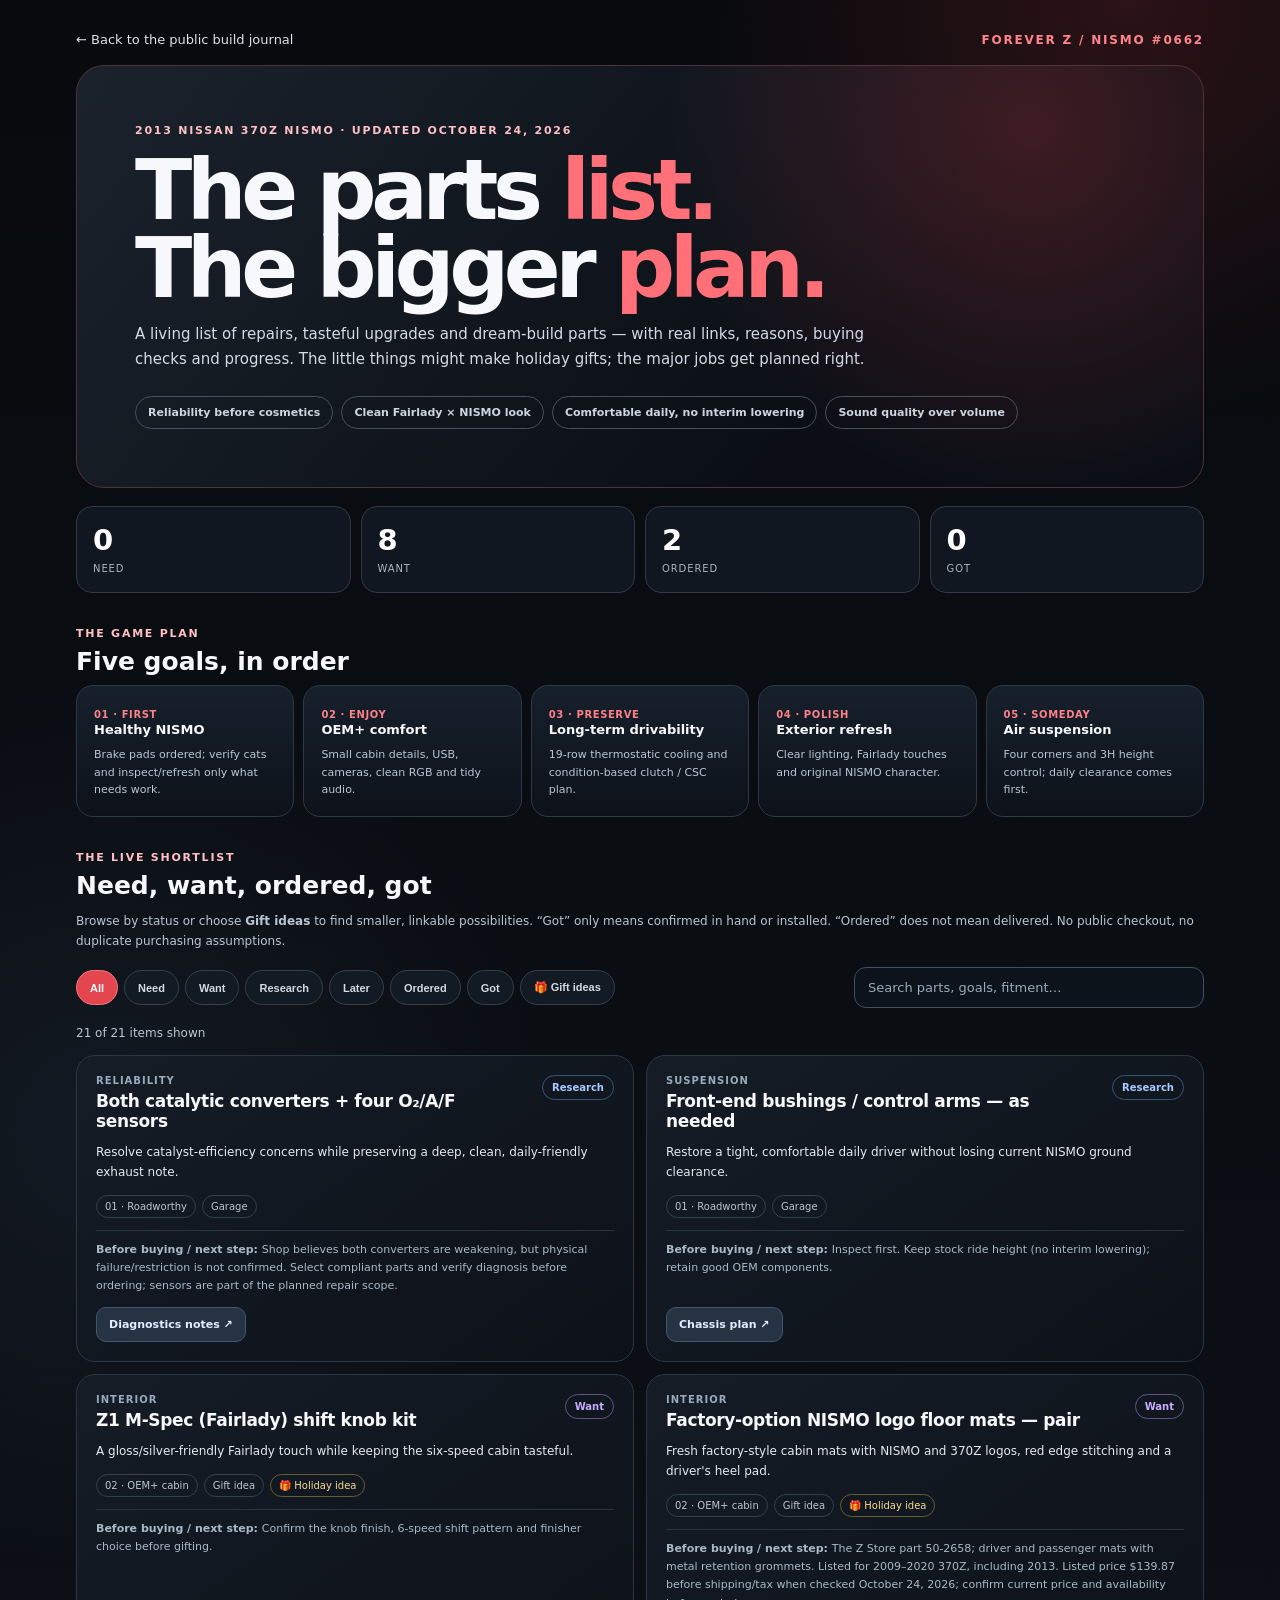
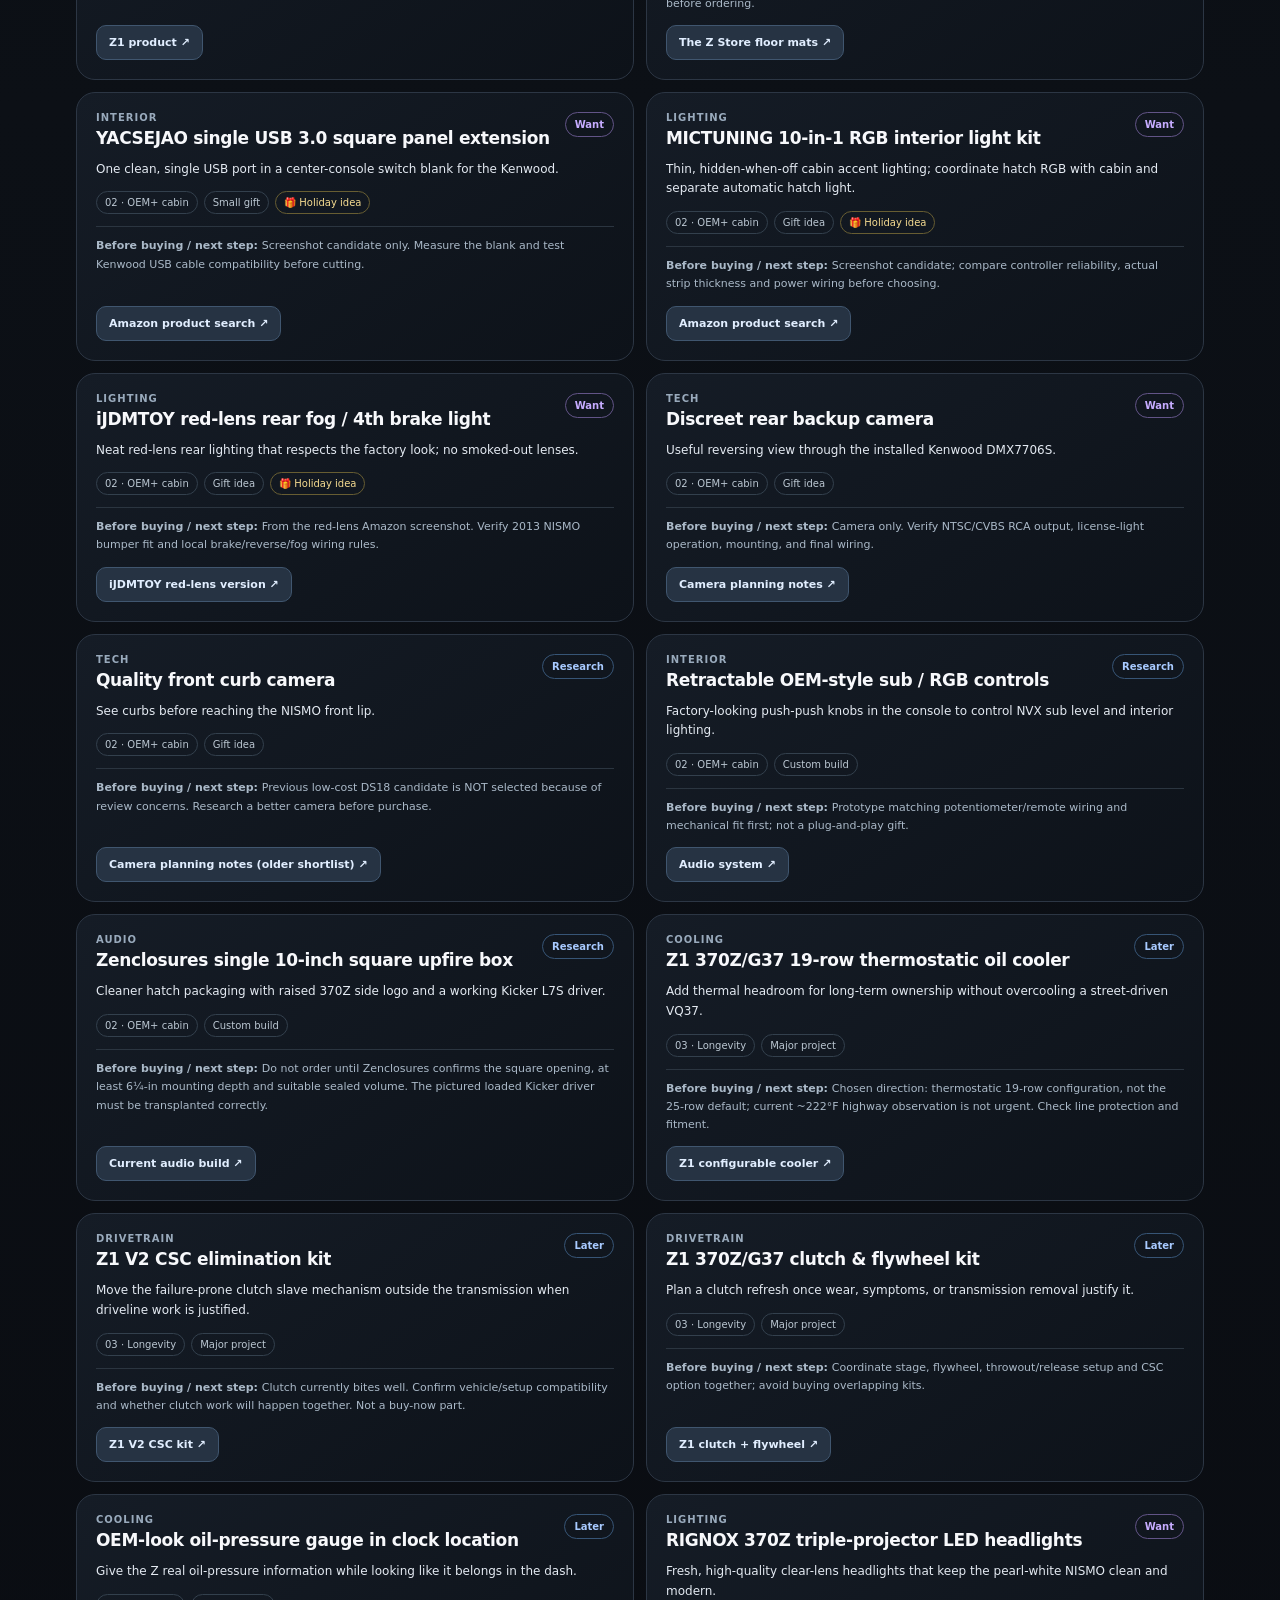
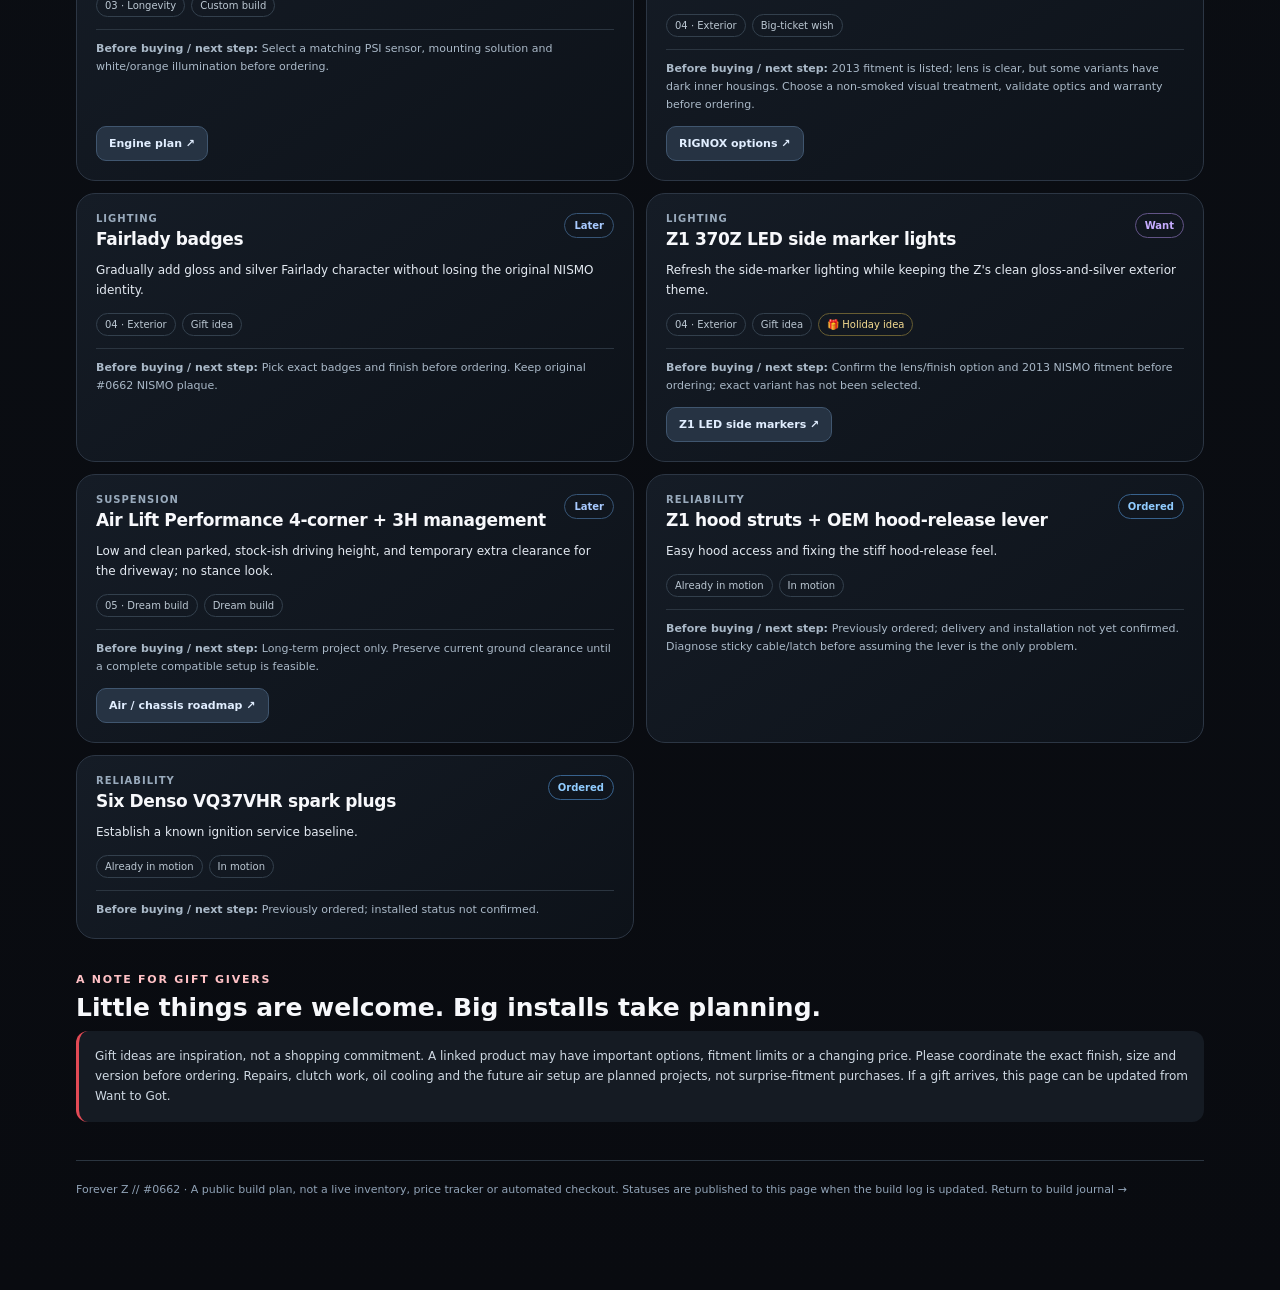
<file: wishlist.html>
<!doctype html>
<html lang="en">
<head>
<meta charset="utf-8"><meta name="viewport" content="width=device-width,initial-scale=1,viewport-fit=cover"><meta name="theme-color" content="#090b0f">
<meta name="description" content="Forever Z #0662 wishlist, parts needs, gift ideas, ownership milestones and long-term build plan.">
<meta property="og:title" content="Forever Z // Parts Wishlist & Build Goals"><meta property="og:description" content="What's needed, wanted, ordered and already got for the 2013 Nissan 370Z NISMO #0662."><meta property="og:type" content="website">
<title>Forever Z // Wishlist &amp; Parts Plan</title><link rel="stylesheet" href="site.css">
<style>
.shell{max-width:1160px}.back{font-size:13px;color:#dce2ea;text-decoration:none}.topline{display:flex;align-items:center;justify-content:space-between;gap:12px;flex-wrap:wrap;padding:12px 0 18px}.smallbrand{font-size:12px;font-weight:900;letter-spacing:.15em;color:#ff858c}
.wish-hero{padding:clamp(26px,5vw,58px);border-radius:28px;border:1px solid #503338;background:radial-gradient(circle at 85% 15%,rgba(244,72,84,.22),transparent 36%),linear-gradient(130deg,#1a222c,#0b0f15 70%)}.wish-hero h1{font-size:clamp(46px,8vw,84px);line-height:.93;letter-spacing:-.065em;margin:14px 0}.wish-hero h1 em{font-style:normal;color:#ff7079}.wish-hero p{font-size:15px;line-height:1.65;color:#d4dbe6;max-width:760px}.strap{font-size:11px;letter-spacing:.16em;color:#ffc1c5;font-weight:900;text-transform:uppercase}
.hero-pills{display:flex;gap:8px;flex-wrap:wrap;margin-top:24px}.hero-pills span{padding:9px 12px;border:1px solid #48505d;border-radius:99px;color:#cdd5df;font-size:11px;font-weight:750}
.mini-note{color:#9cabbc;font-size:12px;line-height:1.6;margin-top:14px}
.stats{display:grid;grid-template-columns:repeat(4,minmax(0,1fr));gap:10px;margin:18px 0 0}.stat{border:1px solid #313945;background:#101720;border-radius:16px;padding:16px}.stat b{display:block;font-size:29px;color:#fff}.stat small{font-size:10px;text-transform:uppercase;letter-spacing:.09em;color:#aab5c3}
.area{margin:34px 0 0}.area h2{font-size:25px;margin:7px 0 9px}.area p{font-size:12px;color:#bac6d3;line-height:1.62}
.goal-row{display:grid;grid-template-columns:repeat(5,minmax(0,1fr));gap:9px}.goal{border:1px solid #2e3846;background:linear-gradient(180deg,#16202b,#0d121a);border-radius:17px;padding:17px;min-width:0}.goal b{display:block;font-size:13px}.goal small{color:#ff8087;font-size:10px;font-weight:800;letter-spacing:.06em}.goal p{font-size:11px;margin:9px 0 0}
.toolbar{margin:16px 0;display:flex;align-items:center;flex-wrap:wrap;gap:10px;justify-content:space-between}.tabs{display:flex;flex-wrap:wrap;gap:6px}.tab{cursor:pointer;background:#121a23;border:1px solid #34404d;border-radius:99px;padding:10px 13px;font-size:11px;font-weight:850;color:#d1dae5}.tab[aria-pressed="true"]{background:#e44650;border-color:#f27780;color:white}
.search{flex:1 1 260px;max-width:350px;background:#0d131a;color:white;border:1px solid #405064;padding:12px 13px;border-radius:12px;font:inherit;font-size:13px}.search::placeholder{color:#9aaabd}.result-count{font-size:11px;color:#b8c6d4}
.cards{display:grid;grid-template-columns:repeat(2,minmax(0,1fr));gap:12px;align-items:stretch}.item{display:flex;flex-direction:column;gap:12px;border:1px solid #2c3644;background:linear-gradient(145deg,#151c26,#0d1219);border-radius:19px;padding:19px;min-width:0}.item-top{display:flex;gap:12px;justify-content:space-between;align-items:flex-start}.item h3{margin:5px 0 0;font-size:17px;letter-spacing:-.02em}.kind{font-size:10px;letter-spacing:.1em;color:#99aabc;text-transform:uppercase;font-weight:850}.pill-status{font-size:10px;white-space:nowrap;font-weight:900;border-radius:999px;padding:6px 9px;border:1px solid #596275;color:#dce5f2}.pill-status.Need{color:#ffc27e;border-color:#885f31}.pill-status.Want{color:#c6acff;border-color:#625487}.pill-status.Later,.pill-status.Research{color:#a8caff;border-color:#375576}.pill-status.Ordered{color:#90ccff;border-color:#38628d}.pill-status.Got{color:#94e8b0;border-color:#386e4d}
.item .goal-text{font-size:12px;line-height:1.65;color:#e4eaf2;margin:0}.detail{border-top:1px solid #2b3540;padding-top:10px;color:#aab9c8;font-size:11px;line-height:1.65}.labels{display:flex;gap:6px;flex-wrap:wrap}.tag{border:1px solid #33404d;padding:5px 8px;font-size:10px;color:#bbc7d2;border-radius:99px}.tag.gift{border-color:#675d32;color:#f6dc91}.links{display:flex;flex-wrap:wrap;gap:8px;margin-top:auto}.links a{font-size:11px;font-weight:900;text-decoration:none;padding:10px 12px;border-radius:10px;background:#263343;border:1px solid #40566f;color:#e1eeff}.links a:focus-visible,.tab:focus-visible,.search:focus-visible{outline:2px solid white;outline-offset:2px}
.info-box{border-left:3px solid #e34a55;background:#151b23;border-radius:12px;padding:16px;color:#cfd9e3;font-size:12px;line-height:1.65}.empty{padding:24px;text-align:center;color:#bac7d4}
.footer-wish{border-top:1px solid #2b3540;padding-top:20px;color:#91a3b7;margin-top:38px;font-size:11px;line-height:1.65}
@media(max-width:850px){.goal-row{grid-template-columns:repeat(2,minmax(0,1fr))}.stats{grid-template-columns:repeat(2,minmax(0,1fr))}}@media(max-width:620px){.cards{grid-template-columns:1fr}.wish-hero{padding:26px 21px}.goal-row{grid-template-columns:1fr 1fr}.toolbar{align-items:stretch}.search{max-width:none;flex-basis:100%}.tab{padding:10px 11px}.item{padding:16px}}
</style></head>
<body><main class="shell">
<div class="topline"><a class="back" href="showcase.html">← Back to the public build journal</a><span class="smallbrand">FOREVER Z / NISMO #0662</span></div>
<header class="wish-hero"><div class="strap">2013 Nissan 370Z NISMO · Updated October 24, 2026</div><h1>The parts <em>list.</em><br>The bigger <em>plan.</em></h1><p>A living list of repairs, tasteful upgrades and dream-build parts — with real links, reasons, buying checks and progress. The little things might make holiday gifts; the major jobs get planned right.</p><div class="hero-pills"><span>Reliability before cosmetics</span><span>Clean Fairlady × NISMO look</span><span>Comfortable daily, no interim lowering</span><span>Sound quality over volume</span></div></header>
<div class="stats" id="stats" aria-label="Wishlist summary"></div>
<section class="area"><div class="strap">THE GAME PLAN</div><h2>Five goals, in order</h2><div class="goal-row">
<div class="goal"><small>01 · FIRST</small><b>Healthy NISMO</b><p>Brake pads ordered; verify cats and inspect/refresh only what needs work.</p></div>
<div class="goal"><small>02 · ENJOY</small><b>OEM+ comfort</b><p>Small cabin details, USB, cameras, clean RGB and tidy audio.</p></div>
<div class="goal"><small>03 · PRESERVE</small><b>Long-term drivability</b><p>19-row thermostatic cooling and condition-based clutch / CSC plan.</p></div>
<div class="goal"><small>04 · POLISH</small><b>Exterior refresh</b><p>Clear lighting, Fairlady touches and original NISMO character.</p></div>
<div class="goal"><small>05 · SOMEDAY</small><b>Air suspension</b><p>Four corners and 3H height control; daily clearance comes first.</p></div>
</div></section>
<section class="area" id="wishlist"><div class="strap">THE LIVE SHORTLIST</div><h2>Need, want, ordered, got</h2><p>Browse by status or choose <strong>Gift ideas</strong> to find smaller, linkable possibilities. “Got” only means confirmed in hand or installed. “Ordered” does not mean delivered. No public checkout, no duplicate purchasing assumptions.</p>
<div class="toolbar"><div class="tabs" role="group" aria-label="Filter by part status"><button class="tab" type="button" data-filter="All" aria-pressed="true">All</button><button class="tab" type="button" data-filter="Need" aria-pressed="false">Need</button><button class="tab" type="button" data-filter="Want" aria-pressed="false">Want</button><button class="tab" type="button" data-filter="Research" aria-pressed="false">Research</button><button class="tab" type="button" data-filter="Later" aria-pressed="false">Later</button><button class="tab" type="button" data-filter="Ordered" aria-pressed="false">Ordered</button><button class="tab" type="button" data-filter="Got" aria-pressed="false">Got</button><button class="tab" type="button" data-filter="Gift ideas" aria-pressed="false">🎁 Gift ideas</button></div><input class="search" type="search" id="partSearch" placeholder="Search parts, goals, fitment…" aria-label="Search wishlist"></div>
<p class="result-count" id="resultCount" aria-live="polite"></p><div class="cards" id="cards"></div></section>
<section class="area"><div class="strap">A NOTE FOR GIFT GIVERS</div><h2>Little things are welcome. Big installs take planning.</h2><div class="info-box">Gift ideas are inspiration, not a shopping commitment. A linked product may have important options, fitment limits or a changing price. Please coordinate the exact finish, size and version before ordering. Repairs, clutch work, oil cooling and the future air setup are planned projects, not surprise-fitment purchases. If a gift arrives, this page can be updated from Want to Got.</div></section>
<div class="footer-wish">Forever Z // #0662 · A public build plan, not a live inventory, price tracker or automated checkout. Statuses are published to this page when the build log is updated. <a href="showcase.html">Return to build journal →</a></div>
</main>
<script>
(function(){
"use strict";
const ITEMS=[{"id":"cats","name":"Both catalytic converters + four O₂/A/F sensors","cat":"Reliability","status":"Research","phase":"01 · Roadworthy","gift":false,"size":"Garage","goal":"Resolve catalyst-efficiency concerns while preserving a deep, clean, daily-friendly exhaust note.","check":"Shop believes both converters are weakening, but physical failure/restriction is not confirmed. Select compliant parts and verify diagnosis before ordering; sensors are part of the planned repair scope.","links":[["Diagnostics notes","diagnostics.html"]]},{"id":"front-restoration","name":"Front-end bushings / control arms — as needed","cat":"Suspension","status":"Research","phase":"01 · Roadworthy","gift":false,"size":"Garage","goal":"Restore a tight, comfortable daily driver without losing current NISMO ground clearance.","check":"Inspect first. Keep stock ride height (no interim lowering); retain good OEM components.","links":[["Chassis plan","chassis.html"]]},{"id":"shift-knob","name":"Z1 M-Spec (Fairlady) shift knob kit","cat":"Interior","status":"Want","phase":"02 · OEM+ cabin","gift":true,"size":"Gift idea","goal":"A gloss/silver-friendly Fairlady touch while keeping the six-speed cabin tasteful.","check":"Confirm the knob finish, 6-speed shift pattern and finisher choice before gifting.","links":[["Z1 product","https://www.z1motorsports.com/z1-products/z1-motorsports/z1-motorsports-spec-shift-knob-kit-p-8888.html"]]},{"id":"nismo-floor-mats","name":"Factory-option NISMO logo floor mats — pair","cat":"Interior","status":"Want","phase":"02 · OEM+ cabin","gift":true,"size":"Gift idea","goal":"Fresh factory-style cabin mats with NISMO and 370Z logos, red edge stitching and a driver's heel pad.","check":"The Z Store part 50-2658; driver and passenger mats with metal retention grommets. Listed for 2009–2020 370Z, including 2013. Listed price $139.87 before shipping/tax when checked October 24, 2026; confirm current price and availability before ordering.","links":[["The Z Store floor mats","https://www.thezstore.com/product/4846/factory-option-nismo-logo-floormats-09-20-370z"]]},{"id":"single-usb","name":"YACSEJAO single USB 3.0 square panel extension","cat":"Interior","status":"Want","phase":"02 · OEM+ cabin","gift":true,"size":"Small gift","goal":"One clean, single USB port in a center-console switch blank for the Kenwood.","check":"Screenshot candidate only. Measure the blank and test Kenwood USB cable compatibility before cutting.","links":[["Amazon product search","https://www.amazon.com/s?k=YACSEJAO+USB+3.0+Square+Dash+Mount+Panel+Extension+Cable"]]},{"id":"rgb","name":"MICTUNING 10-in-1 RGB interior light kit","cat":"Lighting","status":"Want","phase":"02 · OEM+ cabin","gift":true,"size":"Gift idea","goal":"Thin, hidden-when-off cabin accent lighting; coordinate hatch RGB with cabin and separate automatic hatch light.","check":"Screenshot candidate; compare controller reliability, actual strip thickness and power wiring before choosing.","links":[["Amazon product search","https://www.amazon.com/s?k=MICTUNING+10+in+1+RGB+Interior+Car+LED+Strip+Lights+app+remote"]]},{"id":"rear-fog","name":"iJDMTOY red-lens rear fog / 4th brake light","cat":"Lighting","status":"Want","phase":"02 · OEM+ cabin","gift":true,"size":"Gift idea","goal":"Neat red-lens rear lighting that respects the factory look; no smoked-out lenses.","check":"From the red-lens Amazon screenshot. Verify 2013 NISMO bumper fit and local brake/reverse/fog wiring rules.","links":[["iJDMTOY red-lens version","https://store.ijdmtoy.com/products/red-dark-lens-led-rear-fog-light-brake-and-backup-reverse-for-09-20-nissan-370z"]]},{"id":"camera-rear","name":"Discreet rear backup camera","cat":"Tech","status":"Want","phase":"02 · OEM+ cabin","gift":false,"size":"Gift idea","goal":"Useful reversing view through the installed Kenwood DMX7706S.","check":"Camera only. Verify NTSC/CVBS RCA output, license-light operation, mounting, and final wiring.","links":[["Camera planning notes","camera-upgrade.html"]]},{"id":"camera-front","name":"Quality front curb camera","cat":"Tech","status":"Research","phase":"02 · OEM+ cabin","gift":false,"size":"Gift idea","goal":"See curbs before reaching the NISMO front lip.","check":"Previous low-cost DS18 candidate is NOT selected because of review concerns. Research a better camera before purchase.","links":[["Camera planning notes (older shortlist)","camera-upgrade.html"]]},{"id":"oem-controls","name":"Retractable OEM-style sub / RGB controls","cat":"Interior","status":"Research","phase":"02 · OEM+ cabin","gift":false,"size":"Custom build","goal":"Factory-looking push-push knobs in the console to control NVX sub level and interior lighting.","check":"Prototype matching potentiometer/remote wiring and mechanical fit first; not a plug-and-play gift.","links":[["Audio system","audio.html"]]},{"id":"sub-enclosure","name":"Zenclosures single 10-inch square upfire box","cat":"Audio","status":"Research","phase":"02 · OEM+ cabin","gift":false,"size":"Custom build","goal":"Cleaner hatch packaging with raised 370Z side logo and a working Kicker L7S driver.","check":"Do not order until Zenclosures confirms the square opening, at least 6¼-in mounting depth and suitable sealed volume. The pictured loaded Kicker driver must be transplanted correctly.","links":[["Current audio build","audio.html"]]},{"id":"oil-cooler","name":"Z1 370Z/G37 19-row thermostatic oil cooler","cat":"Cooling","status":"Later","phase":"03 · Longevity","gift":false,"size":"Major project","goal":"Add thermal headroom for long-term ownership without overcooling a street-driven VQ37.","check":"Chosen direction: thermostatic 19-row configuration, not the 25-row default; current ~222°F highway observation is not urgent. Check line protection and fitment.","links":[["Z1 configurable cooler","https://www.z1motorsports.com/z1-products/z1-motorsports/z1-motorsports-370z-g37-oil-cooler-kit-p-4135.html"]]},{"id":"csc","name":"Z1 V2 CSC elimination kit","cat":"Drivetrain","status":"Later","phase":"03 · Longevity","gift":false,"size":"Major project","goal":"Move the failure-prone clutch slave mechanism outside the transmission when driveline work is justified.","check":"Clutch currently bites well. Confirm vehicle/setup compatibility and whether clutch work will happen together. Not a buy-now part.","links":[["Z1 V2 CSC kit","https://www.z1motorsports.com/transmission/z1-motorsports/z1-370z-g37-v2-csc-elimination-kit-p-54892.html"]]},{"id":"clutch","name":"Z1 370Z/G37 clutch & flywheel kit","cat":"Drivetrain","status":"Later","phase":"03 · Longevity","gift":false,"size":"Major project","goal":"Plan a clutch refresh once wear, symptoms, or transmission removal justify it.","check":"Coordinate stage, flywheel, throwout/release setup and CSC option together; avoid buying overlapping kits.","links":[["Z1 clutch + flywheel","https://www.z1motorsports.com/z1-products/z1-motorsports/z1-370z-g37-clutch-and-flywheel-kit-p-5170.html"]]},{"id":"oil-pressure","name":"OEM-look oil-pressure gauge in clock location","cat":"Cooling","status":"Later","phase":"03 · Longevity","gift":false,"size":"Custom build","goal":"Give the Z real oil-pressure information while looking like it belongs in the dash.","check":"Select a matching PSI sensor, mounting solution and white/orange illumination before ordering.","links":[["Engine plan","engine-history.html"]]},{"id":"headlights","name":"RIGNOX 370Z triple-projector LED headlights","cat":"Lighting","status":"Want","phase":"04 · Exterior","gift":false,"size":"Big-ticket wish","goal":"Fresh, high-quality clear-lens headlights that keep the pearl-white NISMO clean and modern.","check":"2013 fitment is listed; lens is clear, but some variants have dark inner housings. Choose a non-smoked visual treatment, validate optics and warranty before ordering.","links":[["RIGNOX options","https://rignox.com/products/2008-2020-nissan-370z-z34-led-projector-headlights"]]},{"id":"fairlady","name":"Fairlady badges","cat":"Lighting","status":"Later","phase":"04 · Exterior","gift":false,"size":"Gift idea","goal":"Gradually add gloss and silver Fairlady character without losing the original NISMO identity.","check":"Pick exact badges and finish before ordering. Keep original #0662 NISMO plaque.","links":[]},{"id":"z1-side-markers","name":"Z1 370Z LED side marker lights","cat":"Lighting","status":"Want","phase":"04 · Exterior","gift":true,"size":"Gift idea","goal":"Refresh the side-marker lighting while keeping the Z's clean gloss-and-silver exterior theme.","check":"Confirm the lens/finish option and 2013 NISMO fitment before ordering; exact variant has not been selected.","links":[["Z1 LED side markers","https://www.z1motorsports.com/z1-products/z1-motorsports/370z-led-side-marker-lights-p-33836.html"]]},{"id":"bags","name":"Air Lift Performance 4-corner + 3H management","cat":"Suspension","status":"Later","phase":"05 · Dream build","gift":false,"size":"Dream build","goal":"Low and clean parked, stock-ish driving height, and temporary extra clearance for the driveway; no stance look.","check":"Long-term project only. Preserve current ground clearance until a complete compatible setup is feasible.","links":[["Air / chassis roadmap","chassis.html"]]},{"id":"hood-order","name":"Z1 hood struts + OEM hood-release lever","cat":"Reliability","status":"Ordered","phase":"Already in motion","gift":false,"size":"In motion","goal":"Easy hood access and fixing the stiff hood-release feel.","check":"Previously ordered; delivery and installation not yet confirmed. Diagnose sticky cable/latch before assuming the lever is the only problem.","links":[]},{"id":"plugs-order","name":"Six Denso VQ37VHR spark plugs","cat":"Reliability","status":"Ordered","phase":"Already in motion","gift":false,"size":"In motion","goal":"Establish a known ignition service baseline.","check":"Previously ordered; installed status not confirmed.","links":[]}];
let filter="All";
const area=document.getElementById("cards"),count=document.getElementById("resultCount"),search=document.getElementById("partSearch");
function el(tag,cls,txt){const n=document.createElement(tag);if(cls)n.className=cls;if(txt!==undefined)n.textContent=txt;return n;}
function drawStats(){const stats=document.getElementById("stats");for(const pair of [["Need","Need"],["Want","Want"],["Ordered","Ordered"],["Got","Got"]]){const block=el("div","stat");block.append(el("b","",String(ITEMS.filter(x=>x.status===pair[0]).length)),el("small","",pair[1]));stats.appendChild(block);}}
function draw(){
const q=search.value.toLowerCase().trim();
const matches=ITEMS.filter(x=>(filter==="All"||(filter==="Gift ideas"?x.gift&&x.status==="Want":x.status===filter))&&(!q||[x.name,x.cat,x.goal,x.check,x.phase].join(" ").toLowerCase().includes(q)));
area.replaceChildren();count.textContent=matches.length+" of "+ITEMS.length+" items shown";
if(!matches.length){area.append(el("p","empty","Nothing matches that filter yet."));return;}
for(const x of matches){
const card=el("article","item");const top=el("div","item-top"),left=el("div"),cat=el("div","kind",x.cat),name=el("h3","",x.name),status=el("span","pill-status "+x.status,x.status);
left.append(cat,name);top.append(left,status);card.append(top,el("p","goal-text",x.goal));
const labels=el("div","labels");for(const t of [x.phase,x.size])labels.append(el("span","tag",t));if(x.gift)labels.append(el("span","tag gift","🎁 Holiday idea"));card.append(labels);
const check=el("div","detail");check.append(el("strong","","Before buying / next step: "),document.createTextNode(x.check));card.append(check);
if(x.links.length){const ln=el("div","links");for(const pair of x.links){const a=el("a","",pair[0]+" ↗");a.href=pair[1];if(pair[1].startsWith("https://")){a.target="_blank";a.rel="noopener noreferrer";}ln.appendChild(a);}card.append(ln);}
area.append(card);
}}
document.querySelectorAll("[data-filter]").forEach(b=>b.addEventListener("click",()=>{filter=b.getAttribute("data-filter");document.querySelectorAll("[data-filter]").forEach(z=>z.setAttribute("aria-pressed",String(z===b)));draw();}));
search.addEventListener("input",draw);drawStats();draw();
})();
</script></body></html>
</file>
<file: site.css>
:root{--bg:#090b0f;--panel:#121720;--panel2:#171d27;--line:#28303d;--text:#f7f8fb;--muted:#9ca7b7;--soft:#cfd6df;--red:#e43d46;--green:#75d69b;--amber:#f3c86a;--blue:#7eb8ff;--shadow:0 22px 70px rgba(0,0,0,.35)}*{box-sizing:border-box}html{scroll-behavior:smooth}body{margin:0;background:radial-gradient(circle at 88% 0%,rgba(228,61,70,.16),transparent 26rem),radial-gradient(circle at 8% 25%,rgba(126,184,255,.07),transparent 28rem),linear-gradient(180deg,#080a0d,#0c1016 38%,#090b10);color:var(--text);font-family:Inter,ui-sans-serif,system-ui,-apple-system,BlinkMacSystemFont,"Segoe UI",sans-serif}a{color:inherit;text-decoration:none}.shell{max-width:1180px;margin:auto;padding:20px 16px 90px}.topbar,.toplinks{display:flex;gap:8px;flex-wrap:wrap;align-items:center}.topbar{justify-content:space-between;margin-bottom:18px}.btn{border:1px solid var(--line);background:#111720;color:var(--text);padding:10px 13px;border-radius:12px;font-weight:800}.hero{border:1px solid var(--line);border-radius:28px;padding:30px;background:linear-gradient(135deg,rgba(228,61,70,.11),rgba(126,184,255,.04)),#10151d;box-shadow:var(--shadow)}.eyebrow{font-size:11px;font-weight:950;letter-spacing:.18em;color:#ff7d84}.hero h1{font-size:clamp(38px,7vw,72px);line-height:.94;margin:9px 0 14px;letter-spacing:-.05em}.lead{color:var(--soft);max-width:930px;font-size:16px;line-height:1.62}section{margin-top:34px}.section-head{display:flex;justify-content:space-between;gap:14px;align-items:end;margin-bottom:12px}.section-head h2{margin:5px 0 0;font-size:28px}.muted{color:var(--muted);font-size:11px;line-height:1.45}.grid{display:grid;gap:10px}.two{grid-template-columns:repeat(2,minmax(0,1fr))}.three{grid-template-columns:repeat(3,minmax(0,1fr))}.four{grid-template-columns:repeat(4,minmax(0,1fr))}.card{border:1px solid var(--line);border-radius:18px;background:linear-gradient(180deg,rgba(21,27,36,.97),rgba(13,18,25,.98));padding:16px}.card h3{margin:0 0 8px;font-size:16px}.card p,.card li{color:var(--soft);font-size:12px;line-height:1.55}.card ul{padding-left:18px;margin:9px 0 0}.pill{display:inline-flex;border:1px solid var(--line);border-radius:999px;padding:5px 8px;font-size:9px;font-weight:900;letter-spacing:.06em;margin-right:5px}.good{color:var(--green);border-color:#2d6745}.warn{color:var(--amber);border-color:#6c5c31}.info{color:var(--blue);border-color:#35587a}.check{display:grid;grid-template-columns:auto 1fr;gap:10px;align-items:start;padding:12px;border:1px solid #28303a;border-radius:14px;background:#0e141c}.check input{width:20px;height:20px;accent-color:var(--red)}.check b{font-size:12px}.check small{display:block;color:var(--muted);font-size:10px;line-height:1.45;margin-top:3px}.note{border-left:3px solid var(--red);background:var(--panel2);padding:14px 16px;border-radius:10px;color:var(--soft);font-size:12px;line-height:1.55}.money{font-size:30px;font-weight:950}.flow{display:grid;grid-template-columns:repeat(5,1fr);gap:9px}.step{border:1px solid var(--line);border-radius:16px;padding:14px;background:#0d131a}.step strong{display:block;font-size:12px}.step span{display:block;color:var(--muted);font-size:10px;line-height:1.45;margin-top:5px}.tablewrap{overflow:auto;border:1px solid var(--line);border-radius:16px}.table{width:100%;border-collapse:collapse;min-width:720px;background:#0d131a}.table th,.table td{padding:11px;border-bottom:1px solid #232b35;text-align:left;font-size:11px;vertical-align:top}.table th{color:#aeb8c5;font-size:9px;text-transform:uppercase;letter-spacing:.08em}.footer{margin-top:44px;border-top:1px solid var(--line);padding-top:22px;color:var(--muted);font-size:12px;line-height:1.55}@media(max-width:900px){.four,.flow{grid-template-columns:repeat(2,1fr)}.three{grid-template-columns:repeat(2,1fr)}}@media(max-width:700px){.two,.three,.four,.flow{grid-template-columns:1fr}.topbar,.section-head{align-items:flex-start;flex-direction:column}.hero{padding:23px}.shell{padding:12px 9px 90px}}
</file>
